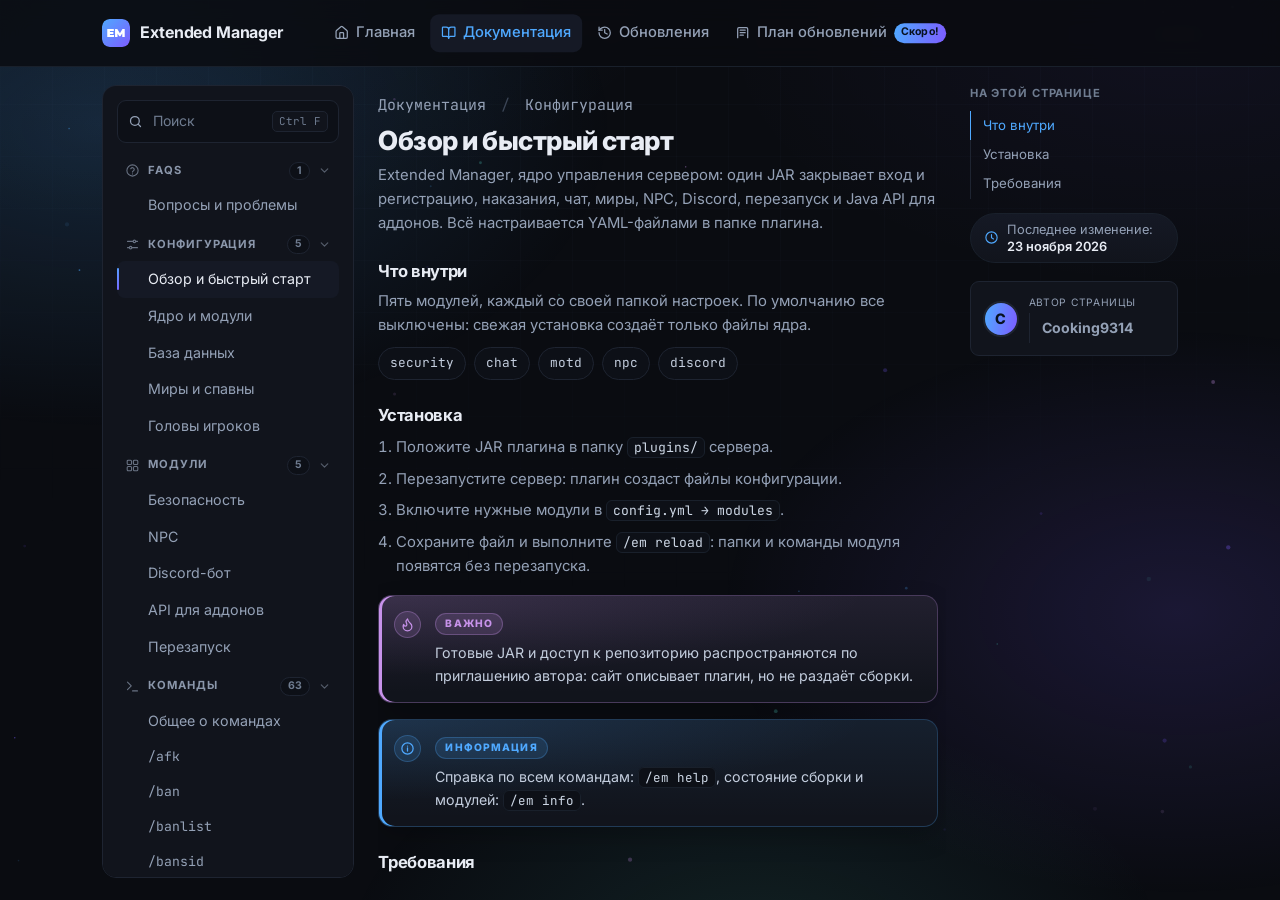
<file: docs.html>
<!DOCTYPE html>
<html lang="ru">
<head>
<meta charset="utf-8">
<meta name="viewport" content="width=device-width, initial-scale=1">
<title>Документация Extended Manager</title>
<meta name="description" content="Документация Extended Manager: ядро и модули, база данных, прокси и сеть, безопасность, чат, MOTD, NPC, Discord-бот, Java API для аддонов, перезапуск, справочник всех команд с правами и примерами, миры, оформление текста, интеграции и вопросы. Ключи YAML, значения по умолчанию и примеры.">
<meta name="theme-color" content="#0a0c11">
<meta property="og:title" content="Документация Extended Manager: ключи конфигурации по модулям">
<meta property="og:description" content="30 разделов: установка, ядро, база данных, прокси, безопасность, чат, MOTD, NPC, Discord, API для аддонов, перезапуск, справочник команд, миры, текст, интеграции и FAQ. Поиск, оглавление и примеры YAML.">
<meta property="og:type" content="website">
<link rel="icon" href="data:image/svg+xml,%3Csvg xmlns='http://www.w3.org/2000/svg' viewBox='0 0 32 32'%3E%3Cdefs%3E%3ClinearGradient id='g' x1='0' y1='0' x2='1' y2='1'%3E%3Cstop offset='0' stop-color='%234fa9ff'/%3E%3Cstop offset='1' stop-color='%237d5cff'/%3E%3C/linearGradient%3E%3C/defs%3E%3Crect width='32' height='32' rx='8' fill='url(%23g)'/%3E%3Cpath d='M13.69%2020.63L6%2020.63L6%2011.37L13.52%2011.37L13.52%2013.73L9.07%2013.73L9.07%2014.81L12.98%2014.81L12.98%2017.06L9.07%2017.06L9.07%2018.27L13.69%2018.27L13.69%2020.63M17.74%2020.63L14.9%2020.63L14.9%2011.37L17.46%2011.37L20.47%2016.3L23.41%2011.37L25.97%2011.37L26%2020.63L23.16%2020.63L23.13%2016.41L21.12%2019.79L19.75%2019.79L17.74%2016.56L17.74%2020.63' fill='%23fff'/%3E%3C/svg%3E">
<link rel="preconnect" href="https://fonts.googleapis.com">
<link rel="preconnect" href="https://fonts.gstatic.com" crossorigin>
<link rel="stylesheet" href="https://fonts.googleapis.com/css2?family=Inter:wght@400;500;600;700;800;900&family=JetBrains+Mono:wght@400;500;700&display=swap">
<link rel="stylesheet" href="index.css?v=24">
<script src="script.js?v=24" defer></script>
</head>
<body class="docs-page">

<div class="preloader" id="preloader" aria-hidden="true">
  <div class="preloader-inner">
    <span class="preloader-orbit">
    <svg class="preloader-mark" viewBox="0 0 32 32" aria-hidden="true">
      <defs>
        <linearGradient id="premark" x1="0" y1="0" x2="1" y2="1">
          <stop offset="0" stop-color="#4fa9ff"/>
          <stop offset="1" stop-color="#7d5cff"/>
        </linearGradient>
      </defs>
      <rect width="32" height="32" rx="8" fill="url(#premark)"/>
      <path d="M13.69 20.63L6 20.63L6 11.37L13.52 11.37L13.52 13.73L9.07 13.73L9.07 14.81L12.98 14.81L12.98 17.06L9.07 17.06L9.07 18.27L13.69 18.27L13.69 20.63M17.74 20.63L14.9 20.63L14.9 11.37L17.46 11.37L20.47 16.3L23.41 11.37L25.97 11.37L26 20.63L23.16 20.63L23.13 16.41L21.12 19.79L19.75 19.79L17.74 16.56L17.74 20.63" fill="#fff"/>
    </svg>
    </span>
    <span class="preloader-name">Extended Manager</span>
    <span class="preloader-version">v0.15.1</span>
    <span class="preloader-bar"><i id="preloader-bar-fill"></i></span>
    <span class="preloader-meta"><span class="preloader-tip" id="preloader-tip">ядро</span><span class="preloader-pct" id="preloader-pct">0%</span></span>
  </div>
</div>

<header class="site-header">
  <div class="container header-inner">
    <a class="brand" href="index.html" aria-label="Extended Manager, на главную">
      <svg class="brand-mark" viewBox="0 0 32 32" aria-hidden="true">
        <defs>
          <linearGradient id="mark" x1="0" y1="0" x2="1" y2="1">
            <stop offset="0" stop-color="#4fa9ff"/>
            <stop offset="1" stop-color="#7d5cff"/>
          </linearGradient>
        </defs>
        <rect width="32" height="32" rx="8" fill="url(#mark)"/>
        <path d="M13.69 20.63L6 20.63L6 11.37L13.52 11.37L13.52 13.73L9.07 13.73L9.07 14.81L12.98 14.81L12.98 17.06L9.07 17.06L9.07 18.27L13.69 18.27L13.69 20.63M17.74 20.63L14.9 20.63L14.9 11.37L17.46 11.37L20.47 16.3L23.41 11.37L25.97 11.37L26 20.63L23.16 20.63L23.13 16.41L21.12 19.79L19.75 19.79L17.74 16.56L17.74 20.63" fill="#fff"/>
      </svg>
      <span class="brand-name">Extended Manager</span>
    </a>
    <nav class="nav" id="site-nav" aria-label="Разделы сайта">
      <a href="index.html"><svg class="nav-icon" viewBox="0 0 24 24" aria-hidden="true"><path d="M15 21v-8a1 1 0 0 0-1-1h-4a1 1 0 0 0-1 1v8"/><path d="M3 10a2 2 0 0 1 .709-1.528l7-5.999a2 2 0 0 1 2.582 0l7 5.999A2 2 0 0 1 21 10v9a2 2 0 0 1-2 2H5a2 2 0 0 1-2-2z"/></svg>Главная</a>
      <a href="docs.html" class="is-active" aria-current="page"><svg class="nav-icon" viewBox="0 0 24 24" aria-hidden="true"><path d="M12 7v14"/><path d="M3 18a1 1 0 0 1-1-1V4a1 1 0 0 1 1-1h5a4 4 0 0 1 4 4 4 4 0 0 1 4-4h5a1 1 0 0 1 1 1v13a1 1 0 0 1-1 1h-6a3 3 0 0 0-3 3 3 3 0 0 0-3-3z"/></svg>Документация</a>
      <a href="updates.html"><svg class="nav-icon" viewBox="0 0 24 24" aria-hidden="true"><path d="M3 12a9 9 0 1 0 9-9 9.75 9.75 0 0 0-6.74 2.74L3 8"/><path d="M3 3v5h5"/><path d="M12 7v5l4 2"/></svg>Обновления</a>
      <a href="roadmap.html"><svg class="nav-icon" viewBox="0 0 24 24" aria-hidden="true"><path d="M4 20V6a2 2 0 0 1 2-2h12a2 2 0 0 1 2 2v14"/><path d="M8 8h8"/><path d="M8 12h8"/><path d="M8 16h5"/></svg>План обновлений<span class="nav-soon">Скоро!</span></a>
    </nav>
    <button class="nav-toggle" type="button" aria-expanded="false" aria-controls="site-nav" aria-label="Меню разделов">
      <span></span><span></span><span></span>
    </button>
  </div>
</header>

<main id="top">

  <section class="page-head">
    <div class="container">
      <p class="crumbs"><a href="index.html">Главная</a> <span>/</span> Документация</p>
      <h1>Документация <span class="accent">Extended Manager</span></h1>
      <p class="page-lead">Ключи конфигурации по файлам: значения по умолчанию, таблицы параметров и примеры YAML. Поиск по названиям разделов, справа оглавление открытой страницы.</p>
    </div>
  </section>

  <section class="section docs-section">
    <div class="container">
      <div class="docs-shell reveal">
        <aside class="docs-side">
          <label class="docs-search">
            <svg viewBox="0 0 24 24" aria-hidden="true"><circle cx="11" cy="11" r="7" fill="none" stroke="currentColor" stroke-width="2"/><path d="m20 20-3.8-3.8" stroke="currentColor" stroke-width="2" stroke-linecap="round"/></svg>
            <input id="docs-search" type="search" placeholder="Поиск" autocomplete="off">
            <kbd>Ctrl F</kbd>
          </label>
          <p class="docs-found" id="docs-found" hidden></p>
          <nav class="docs-nav" aria-label="Разделы документации">
            <p class="docs-group">FAQs</p>
            <button class="docs-link" type="button" data-doc="faq">Вопросы и проблемы</button>
            <p class="docs-group">Конфигурация</p>
            <button class="docs-link is-active" type="button" data-doc="start">Обзор и быстрый старт</button>
            <button class="docs-link" type="button" data-doc="core">Ядро и модули</button>
            <button class="docs-link" type="button" data-doc="database">База данных</button>
            <button class="docs-link" type="button" data-doc="worlds">Миры и спавны</button>
            <button class="docs-link" type="button" data-doc="heads">Головы игроков</button>
            <p class="docs-group">Модули</p>
            <button class="docs-link" type="button" data-doc="security">Безопасность</button>
            <button class="docs-link" type="button" data-doc="npc">NPC</button>
            <button class="docs-link" type="button" data-doc="discord">Discord-бот</button>
            <button class="docs-link" type="button" data-doc="api">API для аддонов</button>
            <button class="docs-link" type="button" data-doc="restart">Перезапуск</button>
            <p class="docs-group">Команды</p>
            <button class="docs-link" type="button" data-doc="cmd-rules">Общее о командах</button>
<p class="docs-group">Интеграции</p>
            <button class="docs-link" type="button" data-doc="proxy">Прокси и сеть</button>
            <button class="docs-link" type="button" data-doc="hooks">Сторонние плагины</button>
            <p class="docs-group">Сообщения</p>
            <button class="docs-link" type="button" data-doc="chat">Чат и рассылка</button>
            <button class="docs-link" type="button" data-doc="adminaction">Действия администрации</button>
            <button class="docs-link" type="button" data-doc="motd">MOTD и иконка</button>
            <button class="docs-link" type="button" data-doc="text">Оформление текста</button>
            <button class="docs-link" type="button" data-doc="placeholders">Плейсхолдеры</button>
          </nav>
          <p class="docs-empty" hidden>Ничего не найдено</p>
        </aside>

        <div class="docs-main">
          <article class="doc is-active" id="doc-start" data-group="Конфигурация">
            <p class="doc-crumbs">Документация <span>/</span> Конфигурация</p>
            <h2>Обзор и быстрый старт</h2>
            <p class="doc-lead">Extended Manager, ядро управления сервером: один JAR закрывает вход и регистрацию, наказания, чат, миры, NPC, Discord, перезапуск и Java API для аддонов. Всё настраивается YAML-файлами в папке плагина.</p>

            <h3 id="start-modules">Что внутри</h3>
            <p>Пять модулей, каждый со своей папкой настроек. По умолчанию все выключены: свежая установка создаёт только файлы ядра.</p>
            <ul class="chips">
              <li>security</li><li>chat</li><li>motd</li><li>npc</li><li>discord</li>
            </ul>

            <h3 id="start-install">Установка</h3>
            <ol class="steps">
              <li>Положите JAR плагина в папку <code>plugins/</code> сервера.</li>
              <li>Перезапустите сервер: плагин создаст файлы конфигурации.</li>
              <li>Включите нужные модули в <code>config.yml → modules</code>.</li>
              <li>Сохраните файл и выполните <code>/em reload</code>: папки и команды модуля появятся без перезапуска.</li>
            </ol>
            <div class="callout callout-important">
              <p>Готовые JAR и доступ к репозиторию распространяются по приглашению автора: сайт описывает плагин, но не раздаёт сборки.</p>
            </div>

            <div class="callout callout-info"><p>Справка по всем командам: <code>/em help</code>, состояние сборки и модулей: <code>/em info</code>.</p></div>
            <h3 id="start-req">Требования</h3>
            <table class="req">
              <tbody>
                <tr><th>Сервер</th><td>Bukkit, Spigot, Paper или Purpur 26.3; для 26.2 есть отдельная сборка того же 0.15.1</td></tr>
                <tr><th>Java</th><td>25 или новее на сервере</td></tr>
                <tr><th>Прокси</th><td>BungeeCord, Waterfall или Velocity с адаптером ExtendedManager</td></tr>
                <tr><th>База</th><td>SQLite без настройки; MySQL, MariaDB или PostgreSQL: для сети серверов</td></tr>
              </tbody>
            </table>
            <div class="code-block"><button class="copy-btn" type="button">Копировать</button><pre><code>modules:
  security: true
  chat: true
  motd: true
  npc: false
  discord: false</code></pre></div>
          </article>

          <article class="doc" id="doc-core" data-group="Конфигурация">
            <p class="doc-crumbs">Документация <span>/</span> Конфигурация</p>
            <h2>Ядро и модули</h2>
            <p class="doc-lead">Файл <code>config.yml</code> главный: модули, префикс, интеграции, рассылка, AFK, привилегии, геолокация, прокси, сеть и база данных.</p>

            <h3 id="core-modules">Модули</h3>
            <p>Ключ <code>modules</code> решает, какие папки и файлы создаются и какие команды работают. Выключенный модуль отвечает сообщением <code>module-disabled</code>, его файлы не читаются и не удаляются.</p>
            <div class="code-block"><button class="copy-btn" type="button">Копировать</button><pre><code>modules:
  security: false
  chat: false
  motd: false
  npc: false
  discord: false</code></pre></div>
            <div class="callout callout-note"><p>С 0.15.0 <code>utils</code> больше не модуль: планировщик перезапуска и <code>/em restart</code> работают всегда, а ключ <code>modules.utils</code> автообновление убирает из файла. С 0.15.1 модуля <code>api</code> тоже нет: HTTP API и его ключ удалены, а Java API для аддонов работает независимо от <code>modules</code>. Модулей пять.</p></div>

            <h3 id="core-keys">Основные секции</h3>
            <table class="req req-wide">
              <tbody>
                <tr><th><code>prefix</code></th><td>Префикс сообщений ядра в MiniMessage; пустая строка отключает префикс</td></tr>
                <tr><th><code>hooks</code></th><td>Интеграции: PlaceholderAPI, LuckPerms, Simple Voice Chat, Plasmo Voice, BlueMap, SkinsRestorer, TAB, WorldGuard</td></tr>
                <tr><th><code>bluemap</code></th><td>Суффиксы статусов в подписи игрока на карте BlueMap: <code>suffix-afk</code> и <code>suffix-vanish</code></td></tr>
                <tr><th><code>broadcast</code></th><td>Свой формат серверной рассылки <code>/say</code> и имя автора для консоли</td></tr>
                <tr><th><code>afk</code></th><td>Простой игроков: секунды, сообщения, значок для TAB и «бонусы»</td></tr>
                <tr><th><code>ranks</code></th><td><code>/setrank</code> и <code>/givedonate</code>: режим LuckPerms и оформление покупки</td></tr>
                <tr><th><code>update</code></th><td>Проверка обновлений: GitHub или свой URL, интервал и уведомление операторов</td></tr>
                <tr><th><code>geo</code></th><td><code>/geolocate</code>: сервис, язык, кэш и таймаут запроса</td></tr>
              </tbody>
            </table>
            <div class="callout callout-info">
              <p><code>/em reload</code> перечитывает конфиги и применяет набор модулей сразу. Служебный <code>config-version</code> обновляется сам: новые ключи добавляются, ваши значения сохраняются.</p>
            </div>
          </article>

          <article class="doc" id="doc-database" data-group="Конфигурация">
            <p class="doc-crumbs">Документация <span>/</span> Конфигурация</p>
            <h2>База данных</h2>
            <p class="doc-lead">Секция <code>database</code> файла <code>config.yml</code>. По умолчанию SQLite: файл в папке плагина, ничего настраивать не нужно.</p>

            <h3 id="db-types">Типы баз</h3>
            <table class="req req-wide">
              <tbody>
                <tr><th><code>sqlite</code></th><td>Файл <code>data.db</code> в папке плагина; драйвер поставляет Paper</td></tr>
                <tr><th><code>mysql</code></th><td>Внешний сервер: host, port, database, username, password, use-ssl</td></tr>
                <tr><th><code>mariadb</code></th><td>Работает по протоколу MySQL; без своей секции берёт значения <code>mysql.*</code></td></tr>
                <tr><th><code>postgresql</code></th><td>Драйвер внутри JAR плагина; имена таблиц сворачиваются в нижний регистр</td></tr>
              </tbody>
            </table>

            <h3 id="db-example">Пример: MySQL для сети</h3>
            <div class="code-block"><button class="copy-btn" type="button">Копировать</button><pre><code>database:
  type: mysql
  table-prefix: em_
  mysql:
    host: 127.0.0.1
    port: 3306
    database: extendedmanager
    username: root
    password: ""
    use-ssl: false</code></pre></div>
            <h3 id="db-tables">Таблицы</h3>
            <p>Плагин сам ведёт схему: при старте и после <code>/em reload</code> он сравнивает номер схемы в таблице <code>&lt;префикс&gt;meta</code> со своим и добирает недостающие таблицы и колонки. В 0.15.1 номер схемы 15, она убирает запись <code>api_key</code>.</p>
            <table class="req req-wide">
              <tbody>
                <tr><th><code>accounts</code></th><td>аккаунты игроков: пароль Argon2id, SID мультиаккаунта, IP, дата последнего входа</td></tr>
                <tr><th><code>bans</code></th><td>баны по нику и по SID, срок, причина, автор</td></tr>
                <tr><th><code>mutes</code></th><td>мьюты и гаги голосового чата со сроками</td></tr>
                <tr><th><code>warnings</code></th><td>предупреждения, по ним срабатывает автоматическое наказание</td></tr>
                <tr><th><code>discord_links</code></th><td>привязки игрового аккаунта к Discord</td></tr>
                <tr><th><code>auth_sessions</code></th><td>сессии входа: в общей базе их видят все серверы сети</td></tr>
                <tr><th><code>inventories</code></th><td>снимки инвентаря для <code>/invsee</code> и <code>/trade</code></td></tr>
                <tr><th><code>playtime</code></th><td>наигранное время по суткам, из него собран <code>/toponline</code> (0.15.0)</td></tr>
                <tr><th><code>meta</code></th><td>номер схемы; до 0.15.1 здесь же лежал ключ HTTP API, схема 15 удалила эту запись</td></tr>
              </tbody>
            </table>
            <div class="callout callout-note"><p>Без базы таблица <code>playtime</code> не заводится: <code>/toponline</code> считает только нынешний онлайн и пишет в журнал предупреждение <code>toponline.memory</code>.</p></div>
            <div class="callout callout-note">
              <p>База и пользователь должны существовать заранее: плагин создаёт только свои таблицы с префиксом <code>em_</code>. Общая база нужна для кросс-серверных сессий (<code>network.shared-database</code>).</p>
            </div>
            <div class="callout callout-warn"><p>Перед импортом дампа плагин создаёт резервную копию текущей базы в папке <code>database/</code>; при ошибке импорт останавливается.</p></div>
          </article>

          <article class="doc" id="doc-proxy" data-group="Интеграции">
            <p class="doc-crumbs">Документация <span>/</span> Интеграции</p>
            <h2>Прокси и сеть</h2>
            <p class="doc-lead">Секции <code>proxy</code> и <code>network</code>: кто стоит перед сервером и как серверы рассказывают друг другу, кто авторизован.</p>

            <h3 id="proxy-type">Тип прокси</h3>
            <p><code>none</code>: одиночный сервер; <code>bungeecord</code>: BungeeCord и Waterfall; <code>velocity</code>: Velocity, которому нужен адаптер ExtendedManager из папки <code>velocity</code> сборки.</p>
            <div class="code-block"><button class="copy-btn" type="button">Копировать</button><pre><code>proxy:
  type: velocity
  channel: ""
  check-server-config: true</code></pre></div>

            <h3 id="proxy-network">Присутствие и сессии</h3>
            <table class="req req-wide">
              <tbody>
                <tr><th><code>server-id</code></th><td>Уникальный id сервера в сети; пусто берёт имя из server.properties</td></tr>
                <tr><th><code>heartbeat-seconds</code></th><td>Как часто рассылается присутствие игроков (0 выключает)</td></tr>
                <tr><th><code>forwarding</code></th><td>Рассылать присутствие через канал прокси</td></tr>
                <tr><th><code>shared-database</code></th><td>Продлевать сессии в общей базе <code>auth_sessions</code></td></tr>
              </tbody>
            </table>
            <div class="callout callout-warn">
              <p>При <code>bungeecord</code> и <code>velocity</code> плагин сверяет <code>spigot.yml</code>: без включённой поддержки прокси сервер видит адрес машины-прокси вместо адресов игроков, и вход по IP ошибается.</p>
            </div>
          </article>

          <article class="doc" id="doc-security" data-group="Модули">
            <p class="doc-crumbs">Документация <span>/</span> Модули</p>
            <h2>Безопасность</h2>
            <p class="doc-lead">Модуль <code>security</code>: регистрация и вход, таймер, сессии, капча и лимбо. Файл: <code>security/security_config.yml</code>.</p>

            <h3 id="sec-auth">Вход и пароли</h3>
            <p>Пока игрок не вошёл, он не двигается, не пишет в чат и не использует команды. Пароли хранятся только как Argon2id-хеши.</p>
            <div class="code-block"><button class="copy-btn" type="button">Копировать</button><pre><code>auth:
  enabled: true
  enable-min-length: true
  min-length: 6
  enable-max-length: true
  max-length: 32
  max-attempts: 3</code></pre></div>

            <div class="callout callout-important"><p>Лимбо, капча и таймер входа работают только при включённом модуле <code>security</code>.</p></div>
            <h3 id="sec-limbo">Лимбо и капча</h3>
            <p>Неавторизованный игрок ждёт в тёмном пустом мире <code>em_limbo</code>, а после <code>/register</code> вводит код с карты, как в LimboAuth. После входа возвращается в свой мир и режим игры.</p>
            <div class="code-block"><button class="copy-btn" type="button">Копировать</button><pre><code>captcha:
  enabled: true
  mode: map
  length: 5
  attempts: 3
  expire-seconds: 120
limbo:
  enabled: true
  world: em_limbo</code></pre></div>

            <h3 id="sec-sessions">Сессии и таймер</h3>
            <table class="req req-wide">
              <tbody>
                <tr><th><code>sessions.duration-minutes</code></th><td>Сколько минут вход с того же IP идёт без <code>/login</code> (0 выключает)</td></tr>
                <tr><th><code>sessions.cross-server</code></th><td>Сессия открывает вход на все серверы сети через канал прокси или общую базу</td></tr>
                <tr><th><code>timer.seconds</code></th><td>Секунд на регистрацию или вход, дальше кик (0 отключает таймер)</td></tr>
                <tr><th><code>timer.type</code></th><td>Где показывать отсчёт: <code>bossbar</code> или <code>actionbar</code></td></tr>
              </tbody>
            </table>
            <div class="callout callout-note">
              <p>Старые хеши PBKDF2 продолжают работать: при удачном входе пароль молча перезаписывается на Argon2id, сброса паролей не происходит.</p>
            </div>
          </article>

          <article class="doc" id="doc-chat" data-group="Сообщения">
            <p class="doc-crumbs">Документация <span>/</span> Сообщения</p>
            <h2>Чат и рассылка</h2>
            <p class="doc-lead">Модуль <code>chat</code>: форматы чатов, анти-спам, рассылка по расписанию и админ-чат. Файлы: <code>chat/chat_config.yml</code>, <code>chat/broadcast.yml</code>, <code>chat/adminchat_config.yml</code>.</p>

            <h3 id="chat-format">Форматы</h3>
            <p>Локальный и глобальный чат со своими форматами и радиусом; разметка MiniMessage и старые коды <code>&amp;</code>.</p>
            <div class="code-block"><button class="copy-btn" type="button">Копировать</button><pre><code>enabled: true
allow-player-formatting: auto
format: "&lt;gray&gt;%em_displayname%&lt;/gray&gt; &lt;dark_gray&gt;»&lt;/dark_gray&gt; &lt;white&gt;%em_message%&lt;/white&gt;"</code></pre></div>

            <div class="callout callout-note"><p>Рассылка живёт только в <code>chat/broadcast.yml</code>: команда <code>/broadcasts</code> удалена в 0.15.0, включение и расписание правятся этим файлом и применяются <code>/em reload</code>.</p></div>
            <h3 id="chat-spam">Анти-спам</h3>
            <p>Секции <code>anti-spam</code>, <code>anti-caps</code> и <code>links</code>: пауза между сообщениями, доля капса и поведение ссылок в чате настраиваются отдельно.</p>

            <h3 id="chat-broadcast">Рассылка</h3>
            <p>Общие ключи рассылки и список видов; у каждого вида свои <code>header</code>, <code>footer</code>, <code>sound</code>, <code>volume</code> и <code>pitch</code>: вид без них выходит без рамок и звука.</p>
            <div class="code-block"><button class="copy-btn" type="button">Копировать</button><pre><code>enabled: true
interval: 300
order: sequence
jitter: 0
min-players: 1
console: true</code></pre></div>

            <h3 id="chat-mentions">Упоминания</h3>
            <p>С 0.15.0 <code>@ник</code> в сообщении зовёт игрока: в чате его имя подчёркивается, а сам он слышит звук. Обращение засчитывается, только если слово после <code>@</code> целиком совпало с ником игрока в сети, поэтому почта вида <code>ivan@mail.ru</code>, одиночное <code>@</code> и несуществующий ник никого не тревожат. Себя позвать нельзя.</p>
            <div class="code-block"><button class="copy-btn" type="button">Копировать</button><pre><code>mentions:
  enabled: true
  format: "&lt;white&gt;&lt;underlined&gt;%em_mention%&lt;/underlined&gt;&lt;/white&gt;"
  sound: "block.note_block.pling"
  volume: 1.0
  pitch: 1.5</code></pre></div>
            <dl class="doc-keys">
              <dt><code>enabled</code></dt><dd>Включает разбор упоминаний. <code>false</code> оставляет текст как есть: ни подчёркивания, ни звука.</dd>
              <dt><code>format</code></dt><dd>Как выглядит обращение: <code>%em_mention%</code> это «@ник» так, как его написали.</dd>
              <dt><code>sound</code></dt><dd>Звук для упомянутого игрока, <code>none</code> означает молчать.</dd>
              <dt><code>volume</code> и <code>pitch</code></dt><dd>Громкость от 0 до 1 и тон от 0.5 до 2 этого звука.</dd>
            </dl>
            <div class="callout callout-info"><p>Звук доходит только до тех, кто увидел сообщение: в локальном чате обращение до дальних игроков не долетает. Работает и в обычном, и в админ чате.</p></div>

            <h3 id="chat-admin">Админ-чат</h3>
            <p>С 0.15.0 канал начинается с <code>#</code> (раньше был <code>@</code>, его отдали упоминаниям): сообщение с этим префиксом уходит держателям права просмотра админ-чата. Консоль тоже пишет туда: <code>/say #текст</code>, автором строки становится <code>broadcast.console-name</code>. Автообновление меняет <code>prefix</code> на <code>#</code>, только если владелец его не правил.</p>
          </article>

          <article class="doc" id="doc-adminaction" data-group="Сообщения">
            <p class="doc-crumbs">Документация <span>/</span> Сообщения</p>
            <h2>Действия администрации</h2>
            <p class="doc-lead">AdminAction, публикация административных команд в чат: кто, над кем, что сделал и на какой срок. Файл <code>admin_action.yml</code> лежит в корне папки плагина и относится к ядру: он создаётся даже при выключенных модулях и настраивает только тексты, а не сами команды.</p>

            <h3 id="adminaction-how">Как строится сообщение</h3>
            <ol class="steps">
              <li>Команда передаёт плагину ключ действия и пары плейсхолдеров: <code>publish(админ, цель, ключ, пары)</code>.</li>
              <li>Цель в сети получает текст из секции <code>target</code> с тем же ключом, если он там есть.</li>
              <li>Если администратор применил действие к самому себе и существует ключ <code>&lt;ключ&gt;-self</code>, берётся он.</li>
              <li>Значения подставляются в шаблон из <code>messages</code> и окрашиваются: цвет задаёт код плагина, а не файл.</li>
              <li>Строка уходит игрокам, всем или только с правом просмотра, а при <code>console: true</code> ещё и в консоль.</li>
            </ol>
            <div class="callout callout-info"><p>Действие без строки в <code>messages</code> в чат не выходит: в журнал попадёт только отладочная запись про отсутствующий шаблон. Так же ведёт себя <code>enabled: false</code>, но тексты цели из <code>target</code> продолжают приходить.</p></div>

            <h3 id="adminaction-settings">Настройки файла</h3>
            <p class="doc-file"><code class="doc-file-name">admin_action.yml</code><span class="doc-file-path">корневые ключи</span></p>
            <div class="code-block"><button class="copy-btn" type="button">Копировать</button><pre><code>config-version: 6

enabled: true
staff-only: true
console: true

prefix-enabled: false
prefix: "&lt;gradient:#4fa9ff:#7d5cff&gt;Admin&lt;/gradient&gt; &lt;dark_gray&gt;»&lt;/dark_gray&gt; "
console-name: "Консоль"
default-reason: "не указана"
duration-forever: "навсегда"</code></pre></div>
            <dl class="doc-keys">
              <dt><code>enabled</code></dt><dd>Публиковать ли действия администрации в чат. <code>false</code> выключает рассылку сотрудником и консоли, тексты цели это не затрагивает.</dd>
              <dt><code>staff-only</code></dt><dd><code>true</code> оставляет строки только игрокам с правом <code>extendedmanager.adminaction.see</code>, <code>false</code> показывает действия администрации всему серверу.</dd>
              <dt><code>console</code></dt><dd>Дублировать ли каждую строку в консоль сервера.</dd>
              <dt><code>prefix-enabled</code></dt><dd>Ставить ли префикс перед сообщениями. По умолчанию выключен: действие и так начинается с имени администратора.</dd>
              <dt><code>prefix</code></dt><dd>Сам префикс, MiniMessage или старые коды <code>&amp;</code>. Работает и для текстов из <code>target</code>.</dd>
              <dt><code>console-name</code></dt><dd>Имя для <code>%em_admin_name%</code>, когда действие выполняет консоль: команда с консоли или вызов аддона через Java API.</dd>
              <dt><code>default-reason</code></dt><dd>Чем заменять <code>%em_reason%</code>, когда причину не указали.</dd>
              <dt><code>duration-forever</code></dt><dd>Что подставлять в <code>%em_duration%</code> у бессрочных наказаний и привилегий.</dd>
            </dl>

            <h3 id="adminaction-placeholders">Плейсхолдеры и цвета</h3>
            <p>В шаблонах принимаются обе формы записи: <code>%em_имя%</code> и <code>{имя}</code>. Цвет значений назначает плагин, в файле его писать не нужно.</p>
            <table class="req req-wide">
              <tbody>
                <tr><th><code>%em_admin_name%</code></th><td>Кто выполнил действие; для консоли и API это <code>console-name</code>. Ярко-синий</td></tr>
                <tr><th><code>%em_player_name%</code></th><td>Ник цели действия; если цели в сети нет, подставляется её ник из запроса или SID. Ярко-красный</td></tr>
                <tr><th><code>%em_target_name%</code></th><td>Вторая цель: к кому перенесли игрока в <code>/tpsend</code>. Ярко-красный</td></tr>
                <tr><th><code>%em_oneself%</code></th><td>Слово «себе» для шаблонов <code>&lt;ключ&gt;-self</code>. Ярко-красный</td></tr>
                <tr><th><code>%em_count%</code></th><td>Число: сколько очков голода или здоровья восстановлено, какой номер у предупреждения, сколько игроков выгнано. Лаймовый</td></tr>
                <tr><th><code>%em_duration%</code></th><td>Срок: <code>duration-forever</code> у бессрочных наказаний. Лаймовый</td></tr>
                <tr><th><code>%em_reason%</code></th><td>Причина; пустая заменяется <code>default-reason</code>. Лаймовый</td></tr>
                <tr><th><code>%em_group%</code></th><td>Имя группы LuckPerms в <code>/setrank</code> и <code>/givedonate</code>. Лаймовый</td></tr>
                <tr><th><code>%em_rank%</code></th><td>Как привилегия видна игрокам: префикс группы, а без префикса её имя. Лаймовый</td></tr>
                <tr><th><code>%em_sid%</code></th><td>SID цели из базы аккаунтов; цвета нет, в файле значение обёрнуто в <code>&lt;white&gt;</code></td></tr>
                <tr><th><code>%em_gamemode%</code></th><td>Название режима игры: выживание, творческий, хардкор, наблюдение</td></tr>
                <tr><th><code>%em_world%</code></th><td>Мир, например в <code>/setspawn</code></td></tr>
                <tr><th><code>%em_server%</code></th><td>Имя сервера сети для <code>/hub</code></td></tr>
              </tbody>
            </table>
            <div class="callout callout-note"><p><code>%em_sid%</code> подставляется сам: если шаблон его требует, а команда его не передала, плагин берёт SID цели из базы аккаунтов. Без включённого модуля аккаунтов значение выходит пустым, поэтому на чистом ядре шаблоны с <code>%em_sid%</code> лучше не использовать.</p></div>

            <h3 id="adminaction-messages">Команды, ключи и плейсхолдеры</h3>
            <p>Ниже полный набор ключей, которые плагин передаёт сам. Правится только текст шаблона: ключи переименовывать нельзя, иначе действие перестанет публиковаться.</p>
            <p class="doc-file"><code class="doc-file-name">admin_action.yml</code><span class="doc-file-path">messages</span></p>
            <p><strong>Телепортация и миры</strong></p>
            <table class="req">
              <tbody>
                <tr><th><code>/tp</code></th><td><code>tp-to</code>: <code>%em_player_name%</code>, администратор пришёл к игроку</td></tr>
                <tr><th><code>/tphere</code></th><td><code>tp-here</code>: <code>%em_player_name%</code></td></tr>
                <tr><th><code>/tpsend</code></th><td><code>tpsend</code>: <code>%em_player_name%</code>, <code>%em_target_name%</code></td></tr>
                <tr><th><code>/hub</code></th><td><code>hub</code>: <code>%em_player_name%</code>, <code>%em_server%</code></td></tr>
                <tr><th><code>/setspawn</code></th><td><code>set-spawn</code>: <code>%em_world%</code>, цели у действия нет</td></tr>
                <tr><th><code>/respawn</code></th><td><code>respawn</code>: <code>%em_player_name%</code>, варианта <code>-self</code> в файле нет</td></tr>
                <tr><th><code>/spawn</code></th><td>Действие не публикуется: обычный возврат игрока на спавн</td></tr>
              </tbody>
            </table>
            <p><strong>Состояние игрока</strong></p>
            <table class="req">
              <tbody>
                <tr><th><code>/feed</code></th><td><code>feed</code> и <code>feed-self</code>: <code>%em_player_name%</code>, <code>%em_count%</code></td></tr>
                <tr><th><code>/heal</code></th><td><code>heal</code> и <code>heal-self</code>: <code>%em_player_name%</code>, <code>%em_count%</code></td></tr>
                <tr><th><code>/god</code></th><td><code>god-on</code> и <code>god-off</code>, оба с <code>-self</code>: <code>%em_player_name%</code></td></tr>
                <tr><th><code>/fly</code></th><td><code>fly-on</code> и <code>fly-off</code>, оба с <code>-self</code>: <code>%em_player_name%</code></td></tr>
                <tr><th><code>/gamemode</code></th><td><code>gamemode</code> и <code>gamemode-self</code>: <code>%em_player_name%</code>, <code>%em_gamemode%</code></td></tr>
                <tr><th><code>/speed</code></th><td><code>speed</code> и <code>speed-self</code>: <code>%em_player_name%</code>, <code>%em_count%</code></td></tr>
                <tr><th><code>/hp</code></th><td><code>set-health</code> и <code>set-health-self</code>: <code>%em_player_name%</code>, <code>%em_count%</code></td></tr>
                <tr><th><code>/damage</code></th><td><code>damage</code> и <code>damage-self</code>: <code>%em_player_name%</code>, <code>%em_count%</code></td></tr>
                <tr><th><code>/kill</code></th><td><code>kill</code> и <code>kill-self</code>: <code>%em_player_name%</code></td></tr>
                <tr><th><code>/ignite</code></th><td><code>ignite</code> и <code>ignite-self</code>: <code>%em_player_name%</code>, <code>%em_duration%</code></td></tr>
                <tr><th><code>/unignite</code></th><td><code>unignite</code> и <code>unignite-self</code>: <code>%em_player_name%</code></td></tr>
              </tbody>
            </table>
            <p><strong>Наказания</strong></p>
            <table class="req">
              <tbody>
                <tr><th><code>/ban</code> и <code>/bansid</code></th><td><code>ban</code> или <code>ban-sid</code>: <code>%em_player_name%</code>, <code>%em_sid%</code>, <code>%em_duration%</code>, <code>%em_reason%</code></td></tr>
                <tr><th><code>/unban</code></th><td><code>unban</code> или <code>unban-sid</code>: <code>%em_player_name%</code>, <code>%em_sid%</code></td></tr>
                <tr><th><code>/kick</code></th><td><code>kick</code>: <code>%em_player_name%</code>, <code>%em_sid%</code>, <code>%em_reason%</code></td></tr>
                <tr><th><code>/kickall</code></th><td><code>kickall</code>: <code>%em_count%</code>, <code>%em_reason%</code></td></tr>
                <tr><th><code>/mute</code> и <code>/unmute</code></th><td><code>mute</code>, <code>mute-sid</code>, <code>unmute</code>, <code>unmute-sid</code>: <code>%em_player_name%</code>, <code>%em_sid%</code>, у мьюта ещё <code>%em_duration%</code> и <code>%em_reason%</code></td></tr>
                <tr><th><code>/gag</code> и <code>/ungag</code></th><td><code>gag</code>, <code>gag-sid</code>, <code>ungag</code>, <code>ungag-sid</code>: набор тот же, что у текстовых мьютов</td></tr>
                <tr><th><code>/warn</code> и <code>/unwarn</code></th><td><code>warn</code>, <code>warn-sid</code>, <code>unwarn</code>, <code>unwarn-sid</code>: <code>%em_player_name%</code>, <code>%em_sid%</code>, <code>%em_count%</code>, <code>%em_reason%</code></td></tr>
              </tbody>
            </table>
            <div class="callout callout-info"><p>Вариант с суффиксом <code>-sid</code> плагин выбирает сам, когда у цели в базе нет ника и она найдена по SID. У <code>/bansid</code> и автобана по адресу действует ещё и подпись: строку публикует автор из секции <code>ban</code> файла <code>SID_config.yml</code>, а не ник администратора.</p></div>
            <p><strong>Чат, невидимость и whitelist</strong></p>
            <table class="req">
              <tbody>
                <tr><th><code>/cloak</code> и <code>/uncloak</code></th><td><code>cloak</code>, <code>uncloak</code> и их <code>-self</code>: <code>%em_player_name%</code></td></tr>
                <tr><th><code>/freeze</code> и <code>/unfreeze</code></th><td><code>freeze</code>, <code>unfreeze</code> и их <code>-self</code>: <code>%em_player_name%</code></td></tr>
                <tr><th><code>/clearchat</code></th><td><code>clearchat</code>: <code>%em_reason%</code>; строка «чат очищен» каждому игроку живёт отдельно в <code>main_messages.yml</code></td></tr>
                <tr><th><code>/whitelist on</code> и <code>off</code></th><td><code>whitelist-on</code> и <code>whitelist-off</code>: плейсхолдеров нет</td></tr>
                <tr><th><code>/whitelist add</code> и <code>remove</code></th><td><code>whitelist-add</code> и <code>whitelist-remove</code>: <code>%em_player_name%</code>, это запрос, игрок может быть не в сети</td></tr>
                <tr><th><code>/whitelist kick</code></th><td><code>whitelist-kick</code>: <code>%em_count%</code></td></tr>
              </tbody>
            </table>
            <p><strong>Привилегии</strong></p>
            <table class="req">
              <tbody>
                <tr><th><code>/setrank</code></th><td><code>setrank</code>: <code>%em_player_name%</code>, <code>%em_group%</code>, <code>%em_rank%</code>, <code>%em_duration%</code></td></tr>
                <tr><th><code>/givedonate</code></th><td><code>givedonate</code>: набор тот же, шаблон оформлен как публичное сообщение о покупке</td></tr>
              </tbody>
            </table>
            <div class="callout callout-warn"><p><code>/givedonate</code> публикуется как обычное действие администрации, то есть подчиняется <code>staff-only</code>. Если покупку нужно показывать всем игрокам, ставьте <code>staff-only: false</code> или выдавайте сообщение своим плагином доната.</p></div>

            <h3 id="adminaction-self">Действие над собой</h3>
            <p>Плагин сравнивает автора команды и цель. Совпали, и в файле есть ключ с суффиксом <code>-self</code>, берётся он; нет, публикуется обычный шаблон. Действие консоли над собой не встречается, вариант <code>-self</code> ищется только для игрока.</p>
            <div class="code-block"><button class="copy-btn" type="button">Копировать</button><pre><code>heal: "%em_admin_name% восстановил здоровье %em_player_name% на %em_count%"
heal-self: "%em_admin_name% восстановил здоровье %em_oneself% на %em_count%"</code></pre></div>
            <p>Ключи с вариантом <code>-self</code>: feed, heal, god-on, god-off, fly-on, fly-off, gamemode, speed, freeze, unfreeze, ignite, unignite, cloak, uncloak, set-health, damage, kill. В <code>gamemode-self</code>, <code>speed-self</code> и <code>kill-self</code> текст построен вокруг автора, поэтому <code>%em_player_name%</code> в них не участвует.</p>

            <h3 id="adminaction-target">Тексты для цели: секция target</h3>
            <p>С 0.12.7 эти строки живут в <code>admin_action.yml</code>, раньше они были в <code>main_messages.yml</code>. Ключ совпадает с ключом действия, а получает их тот, над кем действие совершили.</p>
            <p class="doc-file"><code class="doc-file-name">admin_action.yml</code><span class="doc-file-path">target</span></p>
            <table class="req">
              <tbody>
                <tr><th><code>ignite</code></th><td>Игрока подожгли: <code>%em_admin_name%</code> и <code>%em_duration%</code>, огонь не гаснет сам</td></tr>
                <tr><th><code>unignite</code></th><td>Его потушили: <code>%em_admin_name%</code></td></tr>
                <tr><th><code>cloak</code></th><td>Его сделали невидимым: <code>%em_admin_name%</code></td></tr>
                <tr><th><code>uncloak</code></th><td>Ему вернули видимость: <code>%em_admin_name%</code></td></tr>
                <tr><th><code>set-health</code></th><td>Ему установили здоровье: <code>%em_admin_name%</code> и <code>%em_count%</code></td></tr>
                <tr><th><code>tpsend</code></th><td>Его перенесли к другому игроку: <code>%em_target_name%</code></td></tr>
              </tbody>
            </table>
            <div class="callout callout-important"><p>Сообщение из <code>target</code> доходит всегда: и при <code>enabled: false</code>, и когда администратор в vanish. Игрок должен знать, что с ним сделали, даже если сотрудники об этом не узнают.</p></div>
            <p>Нет строки в <code>target</code>, цель о действии отдельно не узнаёт: остаётся только общий чат. Префикс из <code>prefix</code> ставится и перед этими текстами, если <code>prefix-enabled: true</code>. Действия консоли и аддона цели в сети не имеют, поэтому <code>target</code> они не пишут.</p>

            <h3 id="adminaction-see">Кто видит сообщения</h3>
            <div class="doc-perms">
              <div class="doc-perm"><code>extendedmanager.adminaction.see</code><span class="perm-scope is-op">по умолчанию у операторов</span><p class="perm-desc">Видеть действия администрации в чате при <code>staff-only: true</code>. Входит в <code>extendedmanager.*</code>.</p></div>
            </div>
            <ul>
              <li><code>staff-only: true</code> оставляет строки держателям права, остальной сервер их не видит.</li>
              <li><code>staff-only: false</code> показывает действия администрации всем игрокам на сервере.</li>
              <li><code>console: true</code> добавляет к рассылке дубль в консоль.</li>
              <li>Администратор в vanish: его действия в чат не публикуются, чтобы не выдать того, кого сервер не показывает.</li>
              <li>Строка уходит как обычное сообщение чата, в канал админ-чата она не попадает.</li>
            </ul>

            <h3 id="adminaction-file">Файл, автообновление и перезагрузка</h3>
            <table class="req req-wide">
              <tbody>
                <tr><th>Расположение</th><td><code>plugins/ExtendedManager/admin_action.yml</code>, файл ядра: создаётся без включённых модулей</td></tr>
                <tr><th>Служебная версия</th><td><code>config-version: 6</code>; автообновление добавляет новые ключи и сохраняет ваши значения</td></tr>
                <tr><th>Прежнее имя</th><td>до 0.7.1.1 файл назывался <code>adminaction_config.yml</code>, плагин переносит его сам</td></tr>
                <tr><th>Перезагрузка</th><td>правки применяет <code>/em reload</code>; отдельной подкоманды у AdminAction нет</td></tr>
                <tr><th>Отладка</th><td>при <code>debug: true</code> в журнал пишутся ключи без шаблона и действия, скрытые vanish</td></tr>
              </tbody>
            </table>
            <div class="callout callout-note"><p>С 0.10.6 публикация настраивается только шаблонами этого файла: секция <code>spawn</code> в <code>config.yml</code> ушла, а тексты цели переехали в <code>target</code> в 0.12.7. Ретрансляцию действий в Discord удалили ещё в 0.8.0, отдельный канал для AdminAction не нужен.</p></div>
          </article>

          <article class="doc" id="doc-motd" data-group="Сообщения">
            <p class="doc-crumbs">Документация <span>/</span> Сообщения</p>
            <h2>MOTD и иконка</h2>
            <p class="doc-lead">Модуль <code>motd</code>: своё описание в списке серверов и иконка. Файл: <code>motd/motd_config.yml</code>.</p>

            <h3 id="motd-lines">Строки</h3>
            <p>Две строки в MiniMessage с плейсхолдерами онлайна, TPS и версии.</p>
            <div class="code-block"><button class="copy-btn" type="button">Копировать</button><pre><code>enabled: true
lines:
  - "&lt;gradient:#4fa9ff:#7d5cff&gt;&lt;bold&gt;ExtendedManager&lt;/bold&gt;&lt;/gradient&gt; &lt;gray&gt;· ядро вашего сервера&lt;/gray&gt;"
  - "&lt;gray&gt;Онлайн: &lt;white&gt;%em_online%&lt;/white&gt;/&lt;white&gt;%em_max%&lt;/white&gt; &lt;dark_gray&gt;•&lt;/dark_gray&gt; TPS: %em_tps% &lt;dark_gray&gt;•&lt;/dark_gray&gt; &lt;white&gt;%em_version%&lt;/white&gt;&lt;/gray&gt;"</code></pre></div>

            <h3 id="motd-icon">Иконка</h3>
            <p>PNG 64×64; путь указывается относительно папки <code>motd</code>. Иконка работает и при <code>enabled: false</code>: её можно показывать без своего текста.</p>
            <div class="code-block"><button class="copy-btn" type="button">Копировать</button><pre><code>icon:
  enabled: true
  file: "server_icon.png"</code></pre></div>
            <div class="callout callout-note">
              <p>На прокси Velocity своё описание и иконку отдаёт адаптер: секция <code>motd</code> его <code>config.yml</code> повторяет эти ключи, а плейсхолдеры там: <code>{online}</code>, <code>{max}</code>, <code>{servers}</code>.</p>
            </div>
          </article>

          <article class="doc" id="doc-npc" data-group="Модули">
            <p class="doc-crumbs">Документация <span>/</span> Модули</p>
            <h2>NPC</h2>
            <p class="doc-lead">Модуль <code>npc</code>: жители с именем, скином, позой и диалогами. Файлы: <code>npc/npc_config.yml</code> и файлы отдельных NPC.</p>

            <h3 id="npc-create">Создание</h3>
            <p><code>/npc create &lt;id&gt; &lt;имя&gt;</code> вписывает NPC в реестр <code>npcs</code>; запись без файла создаёт файл-образец после <code>/npc reload</code>. По умолчанию реестр пуст.</p>

            <h3 id="npc-defaults">Внешность и поведение</h3>
            <table class="req req-wide">
              <tbody>
                <tr><th><code>defaults.skin</code></th><td>Ник игрока для скина, если у NPC не задан свой</td></tr>
                <tr><th><code>defaults.entity</code></th><td>Тело моба игры (VILLAGER, HORSE, CAT…); пусто даёт манекен на Paper</td></tr>
                <tr><th><code>defaults.glow</code></th><td>Подсветка световым контуром</td></tr>
                <tr><th><code>defaults.look-at-player</code></th><td>Следить ли за ближайшими игроками</td></tr>
                <tr><th><code>defaults.hologram-enabled</code></th><td>Голограмма над NPC</td></tr>
                <tr><th><code>defaults.cooldown</code></th><td>Пауза между кликами одного игрока, секунды</td></tr>
                <tr><th><code>defaults.permission</code></th><td>Право на взаимодействие; пусто разрешает всем</td></tr>
              </tbody>
            </table>

            <div class="callout callout-info"><p>Команды NPC доступны при включённом модуле <code>npc</code>.</p></div>
            <h3 id="npc-skins">Скины</h3>
            <p>Скин грузится асинхронно: сначала через SkinsRestorer, иначе напрямую с серверов Mojang. Секция <code>skin-cache</code> задаёт таймаут запроса, паузу повтора и число попыток.</p>
          </article>

          <article class="doc" id="doc-discord" data-group="Модули">
            <p class="doc-crumbs">Документация <span>/</span> Модули</p>
            <h2>Discord-бот</h2>
            <p class="doc-lead">Модуль <code>discord</code>: статус сервера, события игроков в канал, привязка аккаунтов и слеш-команды. Файлы: <code>discord/discord_config.yml</code>, тексты <code>discord/discord_messages.yml</code> и оформление embed'ов <code>discord/embed/embed_&lt;name&gt;.json</code>.</p>

            <h3 id="discord-start">Запуск</h3>
            <div class="code-block"><button class="copy-btn" type="button">Копировать</button><pre><code>enabled: true
token: ""
guild-id: ""</code></pre></div>
            <p>Токен создаётся в портале разработчиков Discord, <code>guild-id</code> задаёт id вашего сервера Discord. Без них модуль не подключается.</p>

            <h3 id="discord-link">Привязка и защита</h3>
            <p>Секция <code>link</code> описывает привязку игрового аккаунта к Discord, <code>two-factor</code>: подтверждение входа; аккаунты с подтверждением не пропускаются кросс-серверными сессиями. Секции <code>activity</code> и <code>admin</code> задают статус бота и тех, кто вправе им управлять.</p>
            <div class="callout callout-danger">
              <p>Токен бота является секретом: не публикуйте файл конфигурации с заполненным <code>token</code> и не передавайте его третьим лицам.</p>
            </div>

            <h3 id="discord-embeds">Оформление embed'ов</h3>
            <p>С 0.15.0 вид embed'ов задают JSON-файлы папки <code>discord/embed</code>: по одному файлу <code>embed_&lt;name&gt;.json</code> на каждый embed. Плагин создаёт их при первом запуске и при обновлении, прежняя секция <code>embeds</code> из <code>discord_messages.yml</code> удаляется автообновлением, а её содержимое остаётся в <code>extendedmanager/backups/</code>. Номер конфигурации <code>discord_messages.yml</code> стал 5.</p>
            <table class="req req-wide">
              <tbody>
                <tr><th><code>embed_serverinfo.json</code></th><td>ответ <code>/serverinfo</code></td></tr>
                <tr><th><code>embed_pinfo.json</code></th><td>ответ <code>/pinfo</code></td></tr>
                <tr><th><code>embed_account.json</code></th><td>данные привязанного аккаунта</td></tr>
                <tr><th><code>embed_account_unlinked.json</code></th><td>новый код привязки</td></tr>
                <tr><th><code>embed_account_pending.json</code></th><td>код уже выдан и ждёт ввода</td></tr>
                <tr><th><code>embed_account_not_found.json</code></th><td>аккаунт не привязан</td></tr>
                <tr><th><code>embed_account_unlink.json</code></th><td>подтверждение отвязки</td></tr>
                <tr><th><code>embed_link_confirm.json</code></th><td>личное сообщение с кнопкой «Подтвердить»</td></tr>
                <tr><th><code>embed_two_factor.json</code></th><td>подтверждение входа при включённой 2FA</td></tr>
              </tbody>
            </table>
            <div class="code-block"><button class="copy-btn" type="button">Копировать</button><pre><code>{
  "title": "Информация о сервере",
  "description": "**%em_server%**",
  "color": "#4fa9ff",
  "timestamp": true,
  "footer": { "text": "ExtendedManager v%em_plugin_version%" },
  "fields": [
    { "name": "Онлайн", "value": "%em_online%/%em_max%", "inline": true },
    { "name": "TPS", "value": "%em_tps%", "inline": true },
    { "name": "Игроки", "value": "%em_players%", "inline": false }
  ]
}</code></pre></div>
            <table class="req req-wide">
              <tbody>
                <tr><th><code>title</code>, <code>description</code></th><td>заголовок и текст embed'а</td></tr>
                <tr><th><code>url</code></th><td>ссылка заголовка</td></tr>
                <tr><th><code>color</code></th><td><code>“#rrggbb”</code> или число; неразбираемое значение даёт синий акцент плагина</td></tr>
                <tr><th><code>timestamp</code></th><td><code>true</code> добавляет метку времени</td></tr>
                <tr><th><code>footer</code></th><td><code>text</code> и <code>icon-url</code></td></tr>
                <tr><th><code>author</code></th><td><code>name</code>, <code>url</code> и <code>icon-url</code></td></tr>
                <tr><th><code>thumbnail</code>, <code>image</code></th><td>адрес картинки</td></tr>
                <tr><th><code>fields</code></th><td>строки <code>name</code>, <code>value</code> и <code>inline</code>; строка без имени не показывается</td></tr>
              </tbody>
            </table>
            <p>Значения подставляет плагин через <code>%em_*%</code>. Доступные имена зависят от шаблона: <code>serverinfo</code> принимает <code>server</code>, <code>platform</code>, <code>minecraft</code>, <code>online</code>, <code>max</code>, <code>address</code>, <code>tps</code>, <code>memory_used</code>, <code>memory_max</code>, <code>uptime</code>, <code>database</code>, <code>hooks</code>, <code>worlds</code> и <code>players</code>; <code>pinfo</code> принимает <code>player</code>, <code>uuid</code>, <code>sid</code>, <code>status</code>, <code>ip</code>, <code>registered</code>, <code>last_session</code>, <code>world</code>, <code>ping</code>, <code>gamemode</code>, <code>health</code>, <code>food</code>, <code>ban</code>, <code>mute</code>, <code>gag</code> и <code>discord</code>. У <code>account</code> это <code>player</code>, <code>status</code>, <code>ip</code>, <code>sid</code>, <code>uuid</code>, <code>registered</code>, <code>last_session</code>, <code>linked</code>, <code>two_factor</code> и <code>discord</code>, у <code>account_unlinked</code> и <code>account_pending</code> <code>code</code> и <code>minutes</code>, у <code>account_not_found</code> <code>player</code>, у <code>link_confirm</code> <code>player</code> и <code>code</code>, у <code>two_factor</code> <code>player</code>, <code>ip</code>, <code>server</code>, <code>time</code> и <code>timeout</code>. <code>%em_plugin_version%</code> добавляется в каждый шаблон автоматически.</p>
            <div class="callout callout-info">
              <p>Файл перечитывается по дате изменения и размеру, поэтому правка оформления не требует <code>/em reload</code>. Пустое значение строки заменяется невидимым символом, тексты обрезаются по лимитам Discord: 256 символов в заголовке, имени и подвале, 4096 в описании, 1024 в значении строки, не больше 25 строк. Битый JSON или удалённый файл сообщение не ломают: берётся шаблон из JAR, и в консоль выводится одно предупреждение.</p>
            </div>
          </article>

          <article class="doc" id="doc-api" data-group="Модули">
            <p class="doc-crumbs">Документация <span>/</span> Модули</p>
            <h2>API для аддонов</h2>
            <p class="doc-lead">С 0.15.1 вместо HTTP API плагин отдаёт Java слой <code>ru.extendedmanager.api</code>: фасад <code>ExtendedManagerApi</code>, четырнадцать сервисов, двенадцать публичных событий и две точки расширения для своих плейсхолдеров и команд. Своего файла у слоя нет, он включён всегда и не зависит от секции <code>modules</code>.</p>

            <h3 id="api-connect">Как подключиться</h3>
            <ol class="steps">
              <li>Положите JAR Extended Manager в <code>libs/</code> своего аддона и объявите зависимость со scope <code>provided</code>.</li>
              <li>Допишите в <code>plugin.yml</code> строку <code>depend: [ExtendedManager]</code>: плагин загрузится раньше, и слой будет готов к моменту <code>onEnable</code>.</li>
              <li>Возьмите фасад <code>ExtendedManagerApi.get()</code> или <code>ExtendedManagerApi.of(plugin)</code> и работайте через сервисы.</li>
            </ol>
            <p>Репозиторий плагина приватен, артефакта в Maven Central нет. Файл сначала ставят в локальный репозиторий командой <code>mvn install:install-file</code> с аргументами <code>-Dfile</code>, <code>-DgroupId=ru.extendedmanager</code>, <code>-DartifactId=ExtendedManager</code>, <code>-Dversion</code> и <code>-Dpackaging=jar</code>, либо указывают <code>system</code> с <code>systemPath</code> на <code>libs/</code>.</p>
            <div class="code-block code-xml"><button class="copy-btn" type="button">Копировать</button><pre><code>&lt;dependency&gt;
    &lt;groupId&gt;ru.extendedmanager&lt;/groupId&gt;
    &lt;artifactId&gt;ExtendedManager&lt;/artifactId&gt;
    &lt;version&gt;0.15.1&lt;/version&gt;
    &lt;scope&gt;provided&lt;/scope&gt;
&lt;/dependency&gt;</code></pre></div>
            <div class="code-block code-java"><button class="copy-btn" type="button">Копировать</button><pre><code>ExtendedManagerApi api = ExtendedManagerApi.get();      // null, если плагина нет
ExtendedManagerApi api = ExtendedManagerApi.of(Bukkit.getPluginManager()
        .getPlugin("ExtendedManager"));                 // то же через Plugin</code></pre></div>
            <table class="req req-wide">
              <tbody>
                <tr><th><code>get()</code></th><td>Фасад работающего плагина; <code>null</code>, если Extended Manager на сервере нет</td></tr>
                <tr><th><code>of(plugin)</code></th><td>То же по объекту <code>Plugin</code>: удобно в <code>onEnable</code>, где аддон ищет плагин через менеджер</td></tr>
                <tr><th><code>api.version()</code></th><td>Версия плагина</td></tr>
                <tr><th><code>api.plugin()</code></th><td>Сам объект плагина Extended Manager</td></tr>
              </tbody>
            </table>
            <div class="callout callout-info">
              <p>Слой создаётся один раз вместе с Extended Manager и снимает всё, что зарегистрировали аддоны, при своём выключении. Каждый метод ведёт тот же менеджер плагина, что и одноимённая команда, поэтому публикация в чат, запись в базу, сброс кэша предупреждений и причина кика остаются целыми: аддон не пишет в таблицы и не собирает строки сам.</p>
            </div>

            <h3 id="api-threads">Правила потоков</h3>
            <table class="req req-wide">
              <tbody>
                <tr><th>Только главный поток</th><td><code>restart().schedule</code> и <code>cancel</code>, <code>commands().register</code> и <code>unregister</code>, <code>placeholders().register</code> и <code>unregister</code></td></tr>
                <tr><th>Главный поток</th><td><code>players()</code>, <code>statuses()</code>, <code>chat()</code>, <code>inventories().capture</code>: это объекты Bukkit</td></tr>
                <tr><th>Любой поток</th><td><code>accounts()</code>, <code>punishments()</code>, <code>mutes()</code>, <code>warnings()</code>, <code>playtime()</code>, <code>discord()</code>, <code>server()</code> и <code>restart().state()</code>. Ждущий запрос к базе в главном потоке остановит сервер</td></tr>
                <tr><th>Вне главного потока</th><td><code>accounts().checkPassword</code> и <code>setPassword</code>: Argon2id считает десятки миллисекунд</td></tr>
              </tbody>
            </table>
            <div class="callout callout-note"><p>Отсутствующее значение отдаётся <code>Optional.empty()</code>, пустым списком или <code>false</code>: <code>null</code> не возвращает ни один метод чтения.</p></div>

            <h3 id="api-services">Сервисы</h3>
            <p>Фасад отдаёт четырнадцать сервисов, по одному на половину плагина. Общей цели у наказаний и действий служит record <code>Target</code> с <code>uuid</code>, <code>name</code>, <code>sid</code> и удобными <code>display()</code>, <code>online()</code>, <code>player()</code>.</p>
            <table class="req req-wide">
              <tbody>
                <tr><th><code>players()</code></th><td><code>byUuid</code>, <code>byName</code>, <code>online</code>, <code>onlineCount</code>, <code>visibleTo</code> и <code>canSee</code> с учётом vanish, <code>resolve</code> и <code>selector</code> по нику, SID или селектору <code>@a</code>, <code>@p</code>, <code>@r</code>, <code>sidOf</code>, <code>isSid</code></td></tr>
                <tr><th><code>accounts()</code></th><td><code>byUuid</code>, <code>byName</code>, <code>bySid</code>, <code>withSid</code> для мультиаккаунтов одного SID, <code>uuidOf</code>, <code>nameOf</code>, <code>sidOf</code>, <code>sidsOf</code>, <code>nextSid</code>, <code>setSid</code>, <code>registered</code>, <code>authenticated</code>, <code>authActive</code>, <code>sessionLastActive</code>, <code>checkPassword</code>, <code>setPassword</code>, <code>hashPassword</code>, <code>passwordAllowed</code>, <code>passwordMinLength</code></td></tr>
                <tr><th><code>punishments()</code></th><td><code>ban</code> в двух формах, <code>banBySid</code>, <code>unban</code>, <code>active</code>, <code>activeOf</code>, <code>isBanned</code>, <code>byIp</code>, <code>historyOf</code>, <code>attachIp</code>, <code>kick</code>, <code>kickAll</code>, <code>durationText</code></td></tr>
                <tr><th><code>mutes()</code></th><td><code>mute</code> в двух формах, <code>unmute</code>, <code>active</code>, <code>activeOf</code>, <code>isMuted</code>, <code>forget</code>; различает <code>Kind.TEXT</code> и <code>Kind.VOICE</code></td></tr>
                <tr><th><code>warnings()</code></th><td><code>warn</code>, <code>unwarn</code> последнего или по номеру, <code>active</code>, <code>activeOf</code>, <code>count</code>, <code>forget</code></td></tr>
                <tr><th><code>chat()</code></th><td><code>moduleEnabled</code>, <code>format</code>, <code>plain</code>, <code>send</code>, <code>sendFormatted</code>, <code>broadcast</code>, <code>say</code>, <code>adminChat</code>, <code>adminChatPrefix</code>, <code>actionBar</code>, <code>title</code> в двух формах, <code>adminAction</code>, <code>adminActionBy</code></td></tr>
                <tr><th><code>statuses()</code></th><td><code>isVanished</code>, <code>toggleVanish</code>, <code>isVisibleTo</code>, <code>isAfk</code>, <code>toggleAfk</code>, <code>leaveAfk</code>, <code>afkTime</code>, <code>afkEnabled</code>, <code>isFrozen</code>, <code>freeze</code>, <code>unfreeze</code>, <code>isGod</code>, <code>toggleGod</code>, <code>isCloaked</code>, <code>cloak</code>, <code>uncloak</code>, <code>cloakedCount</code>, <code>ignite</code>, <code>extinguish</code></td></tr>
                <tr><th><code>inventories()</code></th><td><code>available</code>, <code>capture</code>, <code>save</code>, <code>latest(name)</code> на 41 слот и 27 эндер-сундука, <code>describe</code>, константы <code>INVENTORY_SLOTS</code> и <code>ENDER_SLOTS</code></td></tr>
                <tr><th><code>playtime()</code></th><td><code>available</code>, <code>top(period)</code> и <code>top(period, page)</code> с <code>Board</code>, <code>sinceDay</code>, <code>record</code>, <code>totalPlayers</code>; период берётся теми же строками, что и у <code>/toponline</code></td></tr>
                <tr><th><code>discord()</code></th><td><code>available</code>, <code>linkOf</code>, <code>linkOfDiscord</code>, <code>accountOf</code>, <code>requestCode</code>, <code>cancelRequest</code>, <code>unlink</code>, <code>setTwoFactor</code>, <code>requiresTwoFactor</code>, <code>templates</code>, <code>publish(template, channelId, map)</code></td></tr>
                <tr><th><code>restart()</code></th><td><code>available</code>, <code>enabled</code>, <code>schedule</code>, <code>cancel</code>, <code>state</code>, <code>maxMinutes</code>, <code>reason</code></td></tr>
                <tr><th><code>server()</code></th><td><code>platform</code>, <code>minecraftVersion</code>, <code>pluginVersion</code>, <code>pluginAuthors</code>, <code>tps</code>, <code>tps1</code>, <code>uptimeMillis</code>, <code>uptimeText</code>, <code>onlineCount</code>, <code>maxPlayers</code>, <code>serverId</code>, <code>debugEnabled</code></td></tr>
                <tr><th><code>placeholders()</code></th><td>свои <code>%em_*%</code>: <code>register</code>, <code>unregister</code>, <code>unregisterAll</code>, <code>keys</code>, <code>isRegistered</code>, <code>resolve</code></td></tr>
                <tr><th><code>commands()</code></th><td>свои команды: <code>register</code>, <code>unregister</code>, <code>unregisterAll</code>, <code>names</code></td></tr>
              </tbody>
            </table>
            <div class="callout callout-note"><p>Каждый сервис дополнительно отвечает <code>available()</code> там, где работу ограничивает выключенный модуль или недоступная база, и <code>enabled()</code> там, где ограничивает собственный конфиг сервиса.</p></div>

            <h3 id="api-events">События</h3>
            <p>Двенадцать событий пакета <code>ru.extendedmanager.api.event</code> шлются из главного потока и покрывают те же точки, что и команды плагина, поэтому порядок их появления не зависит от того, кто вызвал действие. У каждого есть <code>getHandlerList()</code>, слушать его можно обычным <code>@EventHandler</code>.</p>
            <table class="req req-wide">
              <tbody>
                <tr><th><code>PlayerBanEvent</code></th><td>бан записан и игрок выброшен: <code>admin</code>, <code>target</code>, <code>name</code>, <code>sid</code>, <code>seconds</code>, <code>permanent()</code>, <code>reason</code></td></tr>
                <tr><th><code>PlayerUnbanEvent</code></th><td><code>unban</code> снял записи: <code>admin</code>, <code>target</code>, <code>name</code>, <code>sid</code>, <code>removed</code></td></tr>
                <tr><th><code>PlayerMuteEvent</code></th><td>мьют или гаг записан: <code>admin</code>, <code>target</code>, <code>name</code>, <code>sid</code>, <code>voice</code>, <code>seconds</code>, <code>permanent()</code>, <code>reason</code></td></tr>
                <tr><th><code>PlayerUnmuteEvent</code></th><td><code>unmute</code> снял записи: <code>admin</code>, <code>target</code>, <code>name</code>, <code>voice</code>, <code>removed</code></td></tr>
                <tr><th><code>PlayerWarnEvent</code></th><td>предупреждение выдано: <code>admin</code>, <code>target</code>, <code>name</code>, <code>sid</code>, <code>count</code>, <code>reason</code></td></tr>
                <tr><th><code>PlayerUnwarnEvent</code></th><td>предупреждение снято: <code>admin</code>, <code>target</code>, <code>name</code>, <code>sid</code>, <code>removed</code></td></tr>
                <tr><th><code>PlayerVanishEvent</code></th><td><code>vanish</code> переключён: <code>player</code>, <code>vanished</code></td></tr>
                <tr><th><code>PlayerAfkEvent</code></th><td>вход в AFK и выход из него: <code>player</code>, <code>afk</code>, <code>manual</code>. Флаг различает команду игрока и переход по неактивности</td></tr>
                <tr><th><code>PlayerFreezeEvent</code></th><td><code>freeze</code> переключён: <code>admin</code>, <code>player</code>, <code>frozen</code></td></tr>
                <tr><th><code>AdminActionEvent</code></th><td>перед публикацией действия администрации в чат и Discord: <code>admin</code>, <code>target</code>, <code>key</code>, <code>message</code>. Отменяемое</td></tr>
                <tr><th><code>ServerRestartScheduledEvent</code></th><td>отсчёт перезапуска начат командой, расписанием или аддоном: <code>admin</code>, <code>seconds</code>, <code>reason</code>, <code>scheduled</code></td></tr>
                <tr><th><code>ServerRestartCanceledEvent</code></th><td>отсчёт снят, расписание остаётся: <code>admin</code>, <code>remainingSeconds</code>, <code>reason</code></td></tr>
              </tbody>
            </table>
            <div class="callout callout-warn"><p><code>AdminActionEvent</code> даёт аддону снять или переписать сообщение <code>admin_actions</code>. Отменённое событие не уходит ни в чат, ни в Discord, но само действие над игроком остаётся, а личное сообщение цели из секции <code>target</code> приходит независимо от отмены.</p></div>

            <h3 id="api-placeholders">Свои плейсхолдеры</h3>
            <div class="code-block code-java"><button class="copy-btn" type="button">Копировать</button><pre><code>api.placeholders().register(this, "rank_score", (player, argument) -&gt;
        player == null ? "" : String.valueOf(score(player.getUniqueId())));</code></pre></div>
            <ul>
              <li>имя ключа: строчные буквы, цифры и подчёркивание от 2 до 32 символов, без <code>em_</code> и без знаков <code>%</code>, то есть <code>%em_rank_score%</code>;</li>
              <li>аргумент после двоеточия (<code>%em_rank_score:nether</code>) приходит в <code>argument</code>, без него там пустая строка;</li>
              <li>ключи ядра перекрыть нельзя: имена аддонов проверяются только в ветке <code>default</code>, поэтому <code>%em_sid%</code> остаётся значением Extended Manager;</li>
              <li><code>null</code> и пустая строка означают «значения нет», токен остаётся в тексте;</li>
              <li>при выключении Extended Manager слой снимает все регистрации сам, а при выключении аддона их обязан снять аддон: <code>unregisterAll(this)</code> в <code>onDisable()</code>.</li>
            </ul>

            <h3 id="api-commands">Свои команды</h3>
            <div class="code-block code-java"><button class="copy-btn" type="button">Копировать</button><pre><code>api.commands().register(this,
        CommandsApi.Info.of("whois", "Карточка игрока"),
        new CommandsApi.Handler() {
            @Override
            public boolean execute(CommandSender sender, String label, String[] args) {
                if (args.length == 0) {
                    return false;                  // Bukkit покажет usage
                }
                Target target = api.players().resolve(args[0]);
                sender.sendMessage(target == null ? "Игрок не найден." : target.display());
                return true;
            }

            @Override
            public List&lt;String&gt; tab(CommandSender sender, String label, String[] args) {
                return args.length == 1 ? List.of("Notch", "Steve") : List.of();
            }
        });</code></pre></div>
            <table class="req req-wide">
              <tbody>
                <tr><th><code>Info.of(name, description)</code></th><td>команда без алиасов, прав и привязки к модулю</td></tr>
                <tr><th>Полная форма</th><td><code>new CommandsApi.Info(name, description, usage, permission, aliases, module)</code></td></tr>
                <tr><th><code>module</code></th><td>включён ли модуль Extended Manager; пустая строка означает «работает всегда», выключенный модуль отвечает своим текстом</td></tr>
                <tr><th><code>command_config.yml</code></th><td>блок команды работает и для команды аддона: <code>enable</code> и задержка <code>cooldown</code> с обходным правом <code>extendedmanager.command.&lt;имя&gt;.cooldown.bypass</code>; алиасы берёт <code>Info</code></td></tr>
                <tr><th><code>permission</code></th><td>право из <code>plugin.yml</code> аддона</td></tr>
              </tbody>
            </table>
            <p>Имя команды: строчные буквы, цифры и подчёркивание от 2 до 32 символов, свободное в реестре Bukkit и не занятое самим Extended Manager. Команда попадает в реестр под своим именем и вызывается как <code>/whois</code>; занятое имя не перезаписывается, <code>register</code> на нём возвращает <code>false</code>. Проверки модуля, блока команды и задержки плагин делает сам, дублировать их в аддоне не нужно. <code>unregister</code> и <code>unregisterAll(owner)</code> снимают команду без следа, а в <code>tab</code> плагин подставляет алиас, которым её позвали.</p>

            <h3 id="api-minimal">Минимальный аддон</h3>
            <div class="code-block code-java"><button class="copy-btn" type="button">Копировать</button><pre><code>public final class MyAddon extends JavaPlugin {

    private ExtendedManagerApi api;

    @Override
    public void onEnable() {
        api = ExtendedManagerApi.of(getServer().getPluginManager()
                .getPlugin("ExtendedManager"));
        if (api == null) {
            getLogger().severe("ExtendedManager не найден, аддон выключается.");
            getServer().getPluginManager().disablePlugin(this);
            return;
        }
        getServer().getPluginManager().registerEvents(new Listener() {
            @EventHandler
            public void onBan(PlayerBanEvent event) {
                getServer().getConsoleSender().sendMessage("Забанен " + event.name());
            }
        }, this);
    }

    @Override
    public void onDisable() {
        if (api != null) {
            api.commands().unregisterAll(this);
            api.placeholders().unregisterAll(this);
        }
    }
}</code></pre></div>

            <h3 id="api-hidden">Чего слой не отдаёт</h3>
            <ul class="chips">
              <li>пароли и их хеши</li><li>поток консоли</li><li>правку конфигов</li><li>произвольные таблицы</li><li>HTTP</li>
            </ul>
            <table class="req req-wide">
              <tbody>
                <tr><th>Пароли и хеши</th><td>есть проверка и установка, но не сохранённое значение</td></tr>
                <tr><th>Консоль и файлы</th><td>поток журнала, правка конфигурации и чтение произвольных таблиц остались у администратора, а не у аддона</td></tr>
                <tr><th>HTTP</th><td>транспорта больше нет: <code>api.host</code>, <code>api.port</code> и ключ приложения удалены вместе с модулем <code>api</code></td></tr>
              </tbody>
            </table>
            <div class="doc-perms">
              <div class="doc-perm"><code>extendedmanager.command.app</code><span class="perm-scope">удалено в 0.15.1</span><p class="perm-desc">Прежнее право подкоманды <code>/em app</code>, которая показывала ключ HTTP API.</p></div>
              <div class="doc-perm"><code>extendedmanager.command.api</code><span class="perm-scope">удалено в 0.15.1</span><p class="perm-desc">Прежнее право <code>/em api key</code> под тем же ключом доступа.</p></div>
            </div>
            <div class="callout callout-info"><p>Сервером по-прежнему командуют консоль, RCON и сами команды плагина. Проверить слой можно контрактом: <code>ApiContractTest</code> следит, что сервисы создаёт только плагин, у каждого события свой постоянный <code>HandlerList</code>, DTO не отдают наружу пароли и хеши, а классы удалённого HTTP API не возвращаются в сборку.</p></div>
          </article>

          <article class="doc" id="doc-restart" data-group="Модули">
            <p class="doc-crumbs">Документация <span>/</span> Модули</p>
            <h2>Перезапуск сервера</h2>
            <p class="doc-lead">Остановка по расписанию, командой и из аддона: с предупреждениями, киками и сохранением миров. Файл: <code>utils/restart_config.yml</code>. С 0.15.0 перезапуск работает всегда, файл лежит в подпапке <code>utils</code> по соображениям совместимости.</p>

            <h3 id="restart-schedule">Расписание</h3>
            <p>Интервал в минутах и конкретные моменты вида <code>04:30</code>. Моменты, прошедшие до включения расписания, не догоняются пачкой.</p>
            <div class="code-block"><button class="copy-btn" type="button">Копировать</button><pre><code>schedule:
  interval-minutes: 0
  times:
    - "04:30"</code></pre></div>

            <h3 id="restart-warning">Предупреждения</h3>
            <p><code>warning.before-seconds</code>: пороги отсчёта (часы, минуты и последние секунды), <code>warning.actionbar-seconds</code>: сколько секунд остаток держится над хотбаром. Предупреждение уходит и в чат, и в консоль.</p>

            <h3 id="restart-stop">Остановка</h3>
            <table class="req req-wide">
              <tbody>
                <tr><th><code>before.console-commands</code></th><td>Команды консоли перед остановкой</td></tr>
                <tr><th><code>before.kick-players</code></th><td>Кикнуть игроков с причиной из <code>messages</code></td></tr>
                <tr><th><code>before.save-worlds</code></th><td>Сохранить игроков и каждый мир по отдельности</td></tr>
                <tr><th><code>stop.method</code></th><td><code>shutdown</code>: штатная остановка, <code>stop</code>: команда stop, <code>exit</code>: закрыть JVM</td></tr>
                <tr><th><code>stop.grace-seconds</code></th><td>Страховочный таймер, если штатная остановка не началась</td></tr>
              </tbody>
            </table>

            <div class="callout callout-info"><p>Статус отсчёта показывает <code>/em restart status</code>, отмена запланированного перезапуска: <code>/em restart cancel</code>.</p></div>
            <h3 id="restart-run">Запуск отсчёта</h3>
            <p>Три способа: планировщик по расписанию, команда <code>/em restart &lt;минуты|cancel|status&gt;</code> и аддон через сервис <code>restart().schedule</code>. Причина отсчёта, заказанного аддоном, берётся из <code>messages.reason-api</code>. Снятый вручную отсчёт повторно не всплывает.</p>
          </article>

          <article class="doc" id="doc-cmd-rules" data-group="Команды">
            <p class="doc-crumbs">Документация <span>/</span> Команды</p>
            <h2>Общее о командах</h2>
            <p class="doc-lead">У плагина 62 команда. Здесь то, что работает у всех одинаково: цели и селекторы, имена прав, блоки в command_config.yml и что бывает с командами выключенных модулей.</p>
            <h3 id="rules-selector">Цели и селекторы</h3>
            <p>Команда принимает ник игрока или селектор: <code>@a</code> все, <code>@p</code> ближайший, <code>@r</code> случайный, <code>@s</code> сам отправитель. Селектор требует право <code>extendedmanager.command.selector</code>, а действие над другим игроком требует <code>extendedmanager.command.&lt;команда&gt;.others</code>. Если селектор не выбрал ни одной цели, отвечает <code>selector-empty</code> из main_messages.yml.</p>
            <h3 id="rules-perm">Права</h3>
            <p>Право команды называется <code>extendedmanager.command.&lt;имя&gt;</code>, его описание и значение по умолчанию заданы в plugin.yml. Полный доступ даёт <code>extendedmanager.*</code>: он включает и права команд, и служебные права вроде <code>extendedmanager.command.selector</code> или <code>extendedmanager.command.kickall.exempt</code>. У <code>/afk</code>, <code>/gamemode</code> и части служебных прав значение по умолчанию <code>true</code>, то есть команда доступна всем игрокам.</p>
            <h3 id="rules-block">Блок команды в command_config.yml</h3>
            <p>С 0.14.1 у каждой команды свой блок из <code>enable</code>, <code>aliases</code> и <code>cooldown</code> с <code>duration</code> и <code>bypass</code>. Алиасы работают и в чате: <code>/gm</code> выполняется как <code>/gamemode</code> с её правом и задержкой, а задержка отвечает сообщением <code>command-cooldown</code>. Как устроен блок, в каком порядке применяется и что сохраняется в <code>backups/</code>, описано в разделе <a href="#em-toggle">«Настройки команд»</a>; правки применяет <code>/em reload</code>.</p>
            <h3 id="rules-off">Выключенные и удалённые команды</h3>
            <p>Команда, выключенная в <code>command_config.yml</code>, не выполняется, а в <code>/em help</code> её не видно. Команды модулей зависят ещё и от <code>modules</code>: <code>/register</code> и <code>/login</code> работают при <code>modules.security</code>. Имя команды прописано в plugin.yml, поэтому новое имя появляется только после перезапуска сервера.</p>
            <div class="callout callout-important"><p>Команды <code>/nickname</code> и <code>/forcename</code> удалены вместе с модулем ников: видимое имя даёт аккаунт, <code>%em_displayname%</code> отдаёт имя аккаунта. Ключи <code>commands.nickname</code> и <code>commands.forcename</code> автообновление убирает из <code>command_config.yml</code>.</p></div>
          </article>

          <article class="doc" id="doc-cmd-em" data-group="Команды">
            <p class="doc-crumbs">Документация <span>/</span> Команды</p>
            <h2>/em: ядро плагина</h2>
            <p class="doc-lead">Служебная команда ядра: справка, состояние сборки, модули, интеграции, перезагрузка конфигов, база и перезапуск сервера. Алиас <code>/extendedmanager</code>.</p>
            <h3 id="em-help">/em help</h3>
            <section class="doc-part doc-part-desc">
              <h4 class="doc-part-name">Описание</h4>
              <p>Справка по командам плагина с учётом прав отправителя. С 0.14.1 она постраничная: по 10 команд на странице, вверху номер страницы и число доступных команд, внизу ссылки на предыдущую и следующую.</p>
            </section>
            <section class="doc-part doc-part-set">
              <h4 class="doc-part-name">Настройка</h4>
              <table class="req req-wide"><tbody>
                <tr><th>Синтаксис</th><td><code>/em help [страница]</code> или <code>/em help &lt;команда&gt;</code></td></tr>
                <tr><th>страница</th><td>Номер от 1; выход за границы показывает первую или последнюю</td></tr>
                <tr><th>&lt;команда&gt;</th><td>Строка из <code>help-groups</code>: <code>/em help ban</code> покажет синтаксис и право одной команды</td></tr>
                </tbody></table>
              <div class="code-block code-cmd"><button class="copy-btn" type="button">Копировать</button><pre><code>/em help
/em help 2
/em help ban</code></pre></div>
            </section>
            <section class="doc-part doc-part-perm">
              <h4 class="doc-part-name">Права</h4>
              <div class="doc-perms">
                <div class="doc-perm"><code>extendedmanager.command.help</code><span class="perm-scope is-all">по умолчанию у всех</span><p class="perm-desc">Доступ к команде /em help</p></div>
              </div>
            </section>
            <h3 id="em-info">/em info</h3>
            <section class="doc-part doc-part-desc">
              <h4 class="doc-part-name">Описание</h4>
              <p>Состояние сборки: версия плагина и ядра, Java и её поставщик, аптайм, игроки и миры, авторы, включённые модули и интеграции, тип базы, прокси-сеть и настройки голов из <code>player_heads</code>. Строки с адресом HTTP API в списке нет: модуль удалён в 0.15.1.</p>
            </section>
            <section class="doc-part doc-part-set">
              <h4 class="doc-part-name">Настройка</h4>
              <table class="req req-wide"><tbody>
                <tr><th>Синтаксис</th><td><code>/em info</code></td></tr>
                <tr><th>Модули</th><td>Сколько модулей включено и какие выключены</td></tr>
                <tr><th>Интеграции</th><td>Работающие мягкие хуки: тот же список, что у <code>/em hooks</code></td></tr>
                <tr><th>Сеть</th><td>Режим из <code>network.mode</code> и имя сервера</td></tr>
                </tbody></table>
              <div class="code-block code-cmd"><button class="copy-btn" type="button">Копировать</button><pre><code>/em info</code></pre></div>
            </section>
            <section class="doc-part doc-part-perm">
              <h4 class="doc-part-name">Права</h4>
              <div class="doc-perms">
                <div class="doc-perm"><code>extendedmanager.command.info</code><span class="perm-scope is-op">по умолчанию у операторов</span><p class="perm-desc">Доступ к команде /em info (версия, ядро, модули, интеграции и база данных)</p></div>
              </div>
            </section>
            <h3 id="em-modules">/em modules</h3>
            <section class="doc-part doc-part-desc">
              <h4 class="doc-part-name">Описание</h4>
              <p>Список модулей и их состояние: включён или выключен.</p>
            </section>
            <section class="doc-part doc-part-set">
              <h4 class="doc-part-name">Настройка</h4>
              <table class="req req-wide"><tbody>
                <tr><th>Синтаксис</th><td><code>/em modules</code></td></tr>
                </tbody></table>
              <div class="code-block code-cmd"><button class="copy-btn" type="button">Копировать</button><pre><code>/em modules</code></pre></div>
            </section>
            <section class="doc-part doc-part-perm">
              <h4 class="doc-part-name">Права</h4>
              <div class="doc-perms">
                <div class="doc-perm"><code>extendedmanager.command.modules</code><span class="perm-scope is-op">по умолчанию у операторов</span><p class="perm-desc">Доступ к команде /em modules (включённые модули плагина)</p></div>
              </div>
            </section>
            <h3 id="em-hooks">/em hooks</h3>
            <section class="doc-part doc-part-desc">
              <h4 class="doc-part-name">Описание</h4>
              <p>Статус мягких интеграций: PlaceholderAPI, LuckPerms, Simple Voice Chat, Plasmo Voice, BlueMap, SkinsRestorer, TAB, WorldGuard.</p>
            </section>
            <section class="doc-part doc-part-set">
              <h4 class="doc-part-name">Настройка</h4>
              <table class="req req-wide"><tbody>
                <tr><th>Синтаксис</th><td><code>/em hooks</code></td></tr>
                </tbody></table>
              <div class="code-block code-cmd"><button class="copy-btn" type="button">Копировать</button><pre><code>/em hooks</code></pre></div>
            </section>
            <section class="doc-part doc-part-perm">
              <h4 class="doc-part-name">Права</h4>
              <div class="doc-perms">
                <div class="doc-perm"><code>extendedmanager.command.hooks</code><span class="perm-scope is-op">по умолчанию у операторов</span><p class="perm-desc">Доступ к команде /em hooks (статус интеграций)</p></div>
              </div>
            </section>
            <h3 id="em-reload">/em reload</h3>
            <section class="doc-part doc-part-desc">
              <h4 class="doc-part-name">Описание</h4>
              <p>Перечитывает конфигурации и применяет набор модулей без перезапуска сервера: папки, файлы и команды модулей появляются сразу. С 0.14.1 перезагрузка идёт по этапам, каждый в своей изоляции, а в конце печатается отчёт.</p>
            </section>
            <section class="doc-part doc-part-set">
              <h4 class="doc-part-name">Настройка</h4>
              <table class="req req-wide"><tbody>
                <tr><th>Синтаксис</th><td><code>/em reload</code></td></tr>
                <tr><th>Этапы</th><td>logger.yml, config.yml и main_messages.yml, кэши игроков, база данных, слушатели, модули и интеграции, состояние после перезагрузки</td></tr>
                <tr><th>Отчёт</th><td>Сколько файлов перечитано и ключей обновилось, что перенесено, модули, команды с алиасами и задержками, интеграции, база и время в миллисекундах</td></tr>
                <tr><th>Сбой этапа</th><td>Этап пишется в журнал ключом <code>reload-stage</code>, остальные выполняются, а его строка попадает в отчёт</td></tr>
                </tbody></table>
              <div class="code-block code-cmd"><button class="copy-btn" type="button">Копировать</button><pre><code>/em reload</code></pre></div>
              <div class="callout callout-info"><p>Отчёт собирается из секции <code>reload</code> файла main_messages.yml: её ключи задают заголовки и строки итога.</p></div>
            </section>
            <section class="doc-part doc-part-perm">
              <h4 class="doc-part-name">Права</h4>
              <div class="doc-perms">
                <div class="doc-perm"><code>extendedmanager.command.reload</code><span class="perm-scope is-op">по умолчанию у операторов</span><p class="perm-desc">Доступ к команде /em reload</p></div>
              </div>
            </section>
            <h3 id="em-update">/em update</h3>
            <section class="doc-part doc-part-desc">
              <h4 class="doc-part-name">Описание</h4>
              <p>Проверяет новую версию плагина по GitHub или своему URL из секции <code>update</code>. Операторы получают уведомление о выходе обновления при входе.</p>
            </section>
            <section class="doc-part doc-part-set">
              <h4 class="doc-part-name">Настройка</h4>
              <table class="req req-wide"><tbody>
                <tr><th>Синтаксис</th><td><code>/em update</code></td></tr>
                </tbody></table>
              <div class="code-block code-cmd"><button class="copy-btn" type="button">Копировать</button><pre><code>/em update</code></pre></div>
            </section>
            <section class="doc-part doc-part-perm">
              <h4 class="doc-part-name">Права</h4>
              <div class="doc-perms">
                <div class="doc-perm"><code>extendedmanager.command.update</code><span class="perm-scope is-op">по умолчанию у операторов</span><p class="perm-desc">Проверка новой версии плагина (/em update) и сообщение оператору о выходе обновления</p></div>
              </div>
            </section>
            <h3 id="em-db">/em db</h3>
            <section class="doc-part doc-part-desc">
              <h4 class="doc-part-name">Описание</h4>
              <p>Состояние базы данных, экспорт и импорт таблиц плагина.</p>
            </section>
            <section class="doc-part doc-part-set">
              <h4 class="doc-part-name">Настройка</h4>
              <table class="req req-wide"><tbody>
                <tr><th>Синтаксис</th><td><code>/em db &lt;export|import&gt;</code></td></tr>
                <tr><th>export</th><td>Выгружает таблицы плагина в файл обмена</td></tr>
                <tr><th>import</th><td>Загружает данные из файла обмена</td></tr>
                </tbody></table>
              <div class="code-block code-cmd"><button class="copy-btn" type="button">Копировать</button><pre><code>/em db export
/em db import</code></pre></div>
            </section>
            <section class="doc-part doc-part-perm">
              <h4 class="doc-part-name">Права</h4>
              <div class="doc-perms">
                <div class="doc-perm"><code>extendedmanager.command.db</code><span class="perm-scope is-op">по умолчанию у операторов</span><p class="perm-desc">Доступ к команде /em db (состояние базы, экспорт и импорт)</p></div>
              </div>
            </section>
            <h3 id="em-restart">/em restart</h3>
            <section class="doc-part doc-part-desc">
              <h4 class="doc-part-name">Описание</h4>
              <p>Запуск, отмена и статус отсчёта перезапуска сервера. Предупреждения, кики и сохранение миров настраиваются в <code>utils/restart_config.yml</code>.</p>
            </section>
            <section class="doc-part doc-part-set">
              <h4 class="doc-part-name">Настройка</h4>
              <table class="req req-wide"><tbody>
                <tr><th>Синтаксис</th><td><code>/em restart &lt;минуты|cancel|status&gt;</code></td></tr>
                <tr><th>минуты</th><td>Запускает отсчёт, например <code>/em restart 5</code></td></tr>
                <tr><th>cancel</th><td>Снимает отсчёт; повторно он не всплывает</td></tr>
                <tr><th>status</th><td>Показывает остаток до остановки</td></tr>
                </tbody></table>
              <div class="code-block code-cmd"><button class="copy-btn" type="button">Копировать</button><pre><code>/em restart 5
/em restart status
/em restart cancel</code></pre></div>
            </section>
            <section class="doc-part doc-part-perm">
              <h4 class="doc-part-name">Права</h4>
              <div class="doc-perms">
                <div class="doc-perm"><code>extendedmanager.command.restart</code><span class="perm-scope is-op">по умолчанию у операторов</span><p class="perm-desc">Доступ к команде /em restart (перезапуск сервера)</p></div>
              </div>
            </section>
            <h3 id="em-perm">Схема прав</h3>
            <section class="doc-part doc-part-desc">
              <h4 class="doc-part-name">Описание</h4>
              <p>Базовое право команды: <code>extendedmanager.command.&lt;имя&gt;</code>, например <code>extendedmanager.command.ban</code>. Вариант <code>.others</code> разрешает применять команду к другому игроку, а <code>extendedmanager.*</code> даёт полный доступ. Большинство прав по умолчанию только у операторов.</p>
            </section>
            <section class="doc-part doc-part-perm">
              <h4 class="doc-part-name">Права</h4>
              <table class="req req-wide"><tbody>
                <tr><th><code>…command.selector</code></th><td>Селекторы <code>@a</code>, <code>@e</code>, <code>@p</code>, <code>@r</code>, <code>@s</code> в /god, /fly, /feed, /heal, /ignite, /unignite, /hp, /cloak, /uncloak, /damage, /kill</td></tr>
                <tr><th><code>…adminaction.see</code></th><td>Видеть действия администрации в чате</td></tr>
                <tr><th><code>…chat.antispam.bypass</code></th><td>Обход анти-спама; есть и <code>anticaps.bypass</code></td></tr>
                <tr><th><code>…chat.adminchat.see</code></th><td>Видеть админ-чат; <code>…adminchat.send</code> пишет в него</td></tr>
                </tbody></table>
            </section>
            <h3 id="em-toggle">Включение и отключение</h3>
            <p>В <code>command_config.yml</code> секция <code>commands</code> включает и выключает команды. Отсутствующая в списке команда всегда включена; <code>false</code> отвечает сообщением <code>command-disabled</code> и исчезает из автодополнения.</p>
            <div class="code-block"><button class="copy-btn" type="button">Копировать</button><pre><code>commands:
  afk:
    enable: true
    aliases:
      - "away"
    cooldown:
      enable: false
      duration: 0
      bypass:
        name: "extendedmanager.command.afk.cooldown.bypass"
        type: "permission"
  fly:
    enable: true
    aliases: []
    cooldown:
      enable: true
      duration: 60
      bypass:
        name: "extendedmanager.command.fly.cooldown.bypass"
        type: "OP"</code></pre></div>
            <p>С 0.14.1 у команды не одно значение, а блок. <code>enable</code> включает её, <code>aliases</code> задаёт дополнительные имена (<code>"away"</code> вызывает <code>/afk</code>; пустой список <code>[]</code> их не добавляет, а имена из plugin.yml работают всегда), <code>cooldown</code> держит задержку: <code>duration</code> в секундах и <code>bypass</code>, который её снимает. У <code>bypass</code> два поля: <code>name</code> это узел права, а <code>type</code> принимает <code>permission</code> (хватает права) или <code>OP</code> (только операторам сервера). Ответ о задержке берётся из <code>command-cooldown</code> в main_messages.yml, где <code>%em_seconds%</code> показывает остаток. Плоский вид (<code>fly: true</code>) читается по-прежнему, а автообновление переводит команды на блоки и сохраняет прежнюю копию файла в <code>backups/</code>.</p>
            <p>Свои алиасы применяет плагин, поэтому достаточно <code>/em reload</code>: игрок пишет <code>/away</code>, выполняется <code>/afk</code> с её правом и задержкой. Алиас не перекрывает уже зарегистрированную команду и не действует, если одно имя дали двум командам.</p>
            <div class="callout callout-info"><p>Правка применяется после <code>/em reload</code>. Команды модулей зависят ещё и от <code>modules</code>: <code>register</code> и <code>login</code> работают при <code>modules.security</code>. Новое имя команды регистрируется в <code>plugin.yml</code> и появляется только после перезапуска сервера.</p></div>
          

            <h3 id="em-cfg">Блок команды</h3>
            <p>Алиасы и задержка в <code>command_config.yml</code> действуют на команду целиком, у подкоманд отдельных блоков нет.</p>
            <section class="doc-part doc-part-set">
              <p class="doc-file"><code class="doc-file-name">command_config.yml</code><span class="doc-file-path">commands.em</span><a class="doc-file-link" href="#em-toggle">как устроен блок</a></p>
              <div class="code-block"><button class="copy-btn" type="button">Копировать</button><pre><code>  em:
    enable: true
    aliases: []
    cooldown:
      enable: false
      duration: 0
      bypass:
        name: "extendedmanager.command.em.cooldown.bypass"
        type: "permission"</code></pre></div>
              <dl class="doc-keys">
                <dt><code>enable</code></dt><dd>Включает команду. <code>false</code> отвечает сообщением <code>command-disabled</code>: выключенная команда не выполняется, её не видно в <code>/em help</code> и в автодополнении Tab.</dd>
                <dt><code>aliases</code></dt><dd>Дополнительные имена: список вроде <code>["away"]</code> вызывает <code>/em</code> и по слову <code>/away</code>. Имена из <code>plugin.yml</code> работают всегда, а свои алиасы применяет сам плагин, поэтому хватает <code>/em reload</code>.</dd>
                <dt><code>cooldown.enable</code></dt><dd>Включает задержку между запусками <code>/em</code> одним игроком.</dd>
                <dt><code>cooldown.duration</code></dt><dd>Сколько секунд ждать после запуска: <code>0</code> не ждать.</dd>
                <dt><code>cooldown.bypass</code></dt><dd>Кто задержку пропускает. <code>name</code> это узел права, <code>type: permission</code> даёт проход по выданному праву, <code>type: OP</code> работает только у операторов сервера.</dd>
              </dl>
            </section>
          </article>



          <article class="doc" id="doc-cmd-register" data-group="Команды">
            <p class="doc-crumbs">Документация <span>/</span> Команды <span>/</span> Вход и привязка</p>
            <h2>/register</h2>
            <section class="doc-part doc-part-desc">
              <h3 class="doc-part-name">Описание</h3>
              <p class="doc-lead">Регистрация на сервере: пароль вводится дважды. После регистрации игрок проходит капчу на карте и возвращается в свой мир.</p>
              <div class="callout callout-note"><p>Регистрация и вход работают при включённом модуле <code>security</code>.</p></div>
            </section>
            <section class="doc-part doc-part-set">
              <h3 class="doc-part-name">Настройка</h3>
              <table class="req req-wide"><tbody>
                <tr><th>Синтаксис</th><td><code>/register &lt;пароль&gt; &lt;повтор пароля&gt;</code></td></tr>
                <tr><th>Алиасы</th><td><code>/reg</code></td></tr>
                <tr><th>Пароль</th><td>Длина проверяется по <code>auth.min-length</code> и <code>max-length</code> из security_config.yml, в базе остаётся только Argon2id-хеш</td></tr>
                </tbody></table>
              <div class="code-block code-cmd"><button class="copy-btn" type="button">Копировать</button><pre><code>/register MyPass123 MyPass123</code></pre></div>
              <p class="doc-file"><code class="doc-file-name">command_config.yml</code><span class="doc-file-path">commands.register</span><a class="doc-file-link" href="#em-toggle">как устроен блок</a></p>
              <div class="code-block"><button class="copy-btn" type="button">Копировать</button><pre><code>  register:
    enable: true
    aliases: []
    cooldown:
      enable: false
      duration: 0
      bypass:
        name: "extendedmanager.command.register.cooldown.bypass"
        type: "permission"</code></pre></div>
              <dl class="doc-keys">
                <dt><code>enable</code></dt><dd>Включает команду. <code>false</code> отвечает сообщением <code>command-disabled</code> и убирает <code>/register</code> из <code>/em help</code> и из автодополнения Tab.</dd>
                <dt><code>aliases</code></dt><dd>Дополнительные имена: список вроде <code>["away"]</code> вызывает <code>/register</code> и по слову <code>/away</code>. Имена из <code>plugin.yml</code> работают всегда, а свои алиасы применяет сам плагин, поэтому хватает <code>/em reload</code>.</dd>
                <dt><code>cooldown.enable</code></dt><dd>Включает задержку между запусками <code>/register</code> одним игроком.</dd>
                <dt><code>cooldown.duration</code></dt><dd>Сколько секунд ждать после запуска: <code>0</code> не ждать.</dd>
                <dt><code>cooldown.bypass</code></dt><dd>Кто задержку пропускает. <code>name</code> это узел права, <code>type: permission</code> даёт проход по выданному праву, <code>type: OP</code> работает только у операторов сервера.</dd>
              </dl>
            </section>
            <section class="doc-part doc-part-perm">
              <h3 class="doc-part-name">Права</h3>
              <div class="doc-perms">
                <div class="doc-perm"><code>extendedmanager.command.register</code><span class="perm-scope is-all">по умолчанию у всех</span><p class="perm-desc">Доступ к команде /register</p></div>
                <div class="doc-perm"><code>extendedmanager.command.register.cooldown.bypass</code><span class="perm-scope">выдают вручную</span><p class="perm-desc">Пропускает задержку <code>cooldown</code> команды <code>/register</code>.</p></div>
              </div>
            </section>
          </article>
          <article class="doc" id="doc-cmd-login" data-group="Команды">
            <p class="doc-crumbs">Документация <span>/</span> Команды <span>/</span> Вход и привязка</p>
            <h2>/login</h2>
            <section class="doc-part doc-part-desc">
              <h3 class="doc-part-name">Описание</h3>
              <p class="doc-lead">Вход на сервер. Пока игрок не вошёл, он не двигается, не пишет в чат и не использует команды; отсчёт ведётся в bossbar или actionbar.</p>
              <div class="callout callout-note"><p>Регистрация и вход работают при включённом модуле <code>security</code>.</p></div>
            </section>
            <section class="doc-part doc-part-set">
              <h3 class="doc-part-name">Настройка</h3>
              <table class="req req-wide"><tbody>
                <tr><th>Синтаксис</th><td><code>/login &lt;пароль&gt;</code></td></tr>
                <tr><th>Алиасы</th><td><code>/l</code></td></tr>
                <tr><th>Сессии</th><td>При <code>sessions.duration-minutes</code> вход с того же IP идёт без пароля; кросс-серверная сессия открывает вход на всю сеть</td></tr>
                </tbody></table>
              <div class="code-block code-cmd"><button class="copy-btn" type="button">Копировать</button><pre><code>/login MyPass123</code></pre></div>
              <p class="doc-file"><code class="doc-file-name">command_config.yml</code><span class="doc-file-path">commands.login</span><a class="doc-file-link" href="#em-toggle">как устроен блок</a></p>
              <div class="code-block"><button class="copy-btn" type="button">Копировать</button><pre><code>  login:
    enable: true
    aliases: []
    cooldown:
      enable: false
      duration: 0
      bypass:
        name: "extendedmanager.command.login.cooldown.bypass"
        type: "permission"</code></pre></div>
              <dl class="doc-keys">
                <dt><code>enable</code></dt><dd>Включает команду. <code>false</code> отвечает сообщением <code>command-disabled</code> и убирает <code>/login</code> из <code>/em help</code> и из автодополнения Tab.</dd>
                <dt><code>aliases</code></dt><dd>Дополнительные имена: список вроде <code>["away"]</code> вызывает <code>/login</code> и по слову <code>/away</code>. Имена из <code>plugin.yml</code> работают всегда, а свои алиасы применяет сам плагин, поэтому хватает <code>/em reload</code>.</dd>
                <dt><code>cooldown.enable</code></dt><dd>Включает задержку между запусками <code>/login</code> одним игроком.</dd>
                <dt><code>cooldown.duration</code></dt><dd>Сколько секунд ждать после запуска: <code>0</code> не ждать.</dd>
                <dt><code>cooldown.bypass</code></dt><dd>Кто задержку пропускает. <code>name</code> это узел права, <code>type: permission</code> даёт проход по выданному праву, <code>type: OP</code> работает только у операторов сервера.</dd>
              </dl>
            </section>
            <section class="doc-part doc-part-perm">
              <h3 class="doc-part-name">Права</h3>
              <div class="doc-perms">
                <div class="doc-perm"><code>extendedmanager.command.login</code><span class="perm-scope is-all">по умолчанию у всех</span><p class="perm-desc">Доступ к команде /login</p></div>
                <div class="doc-perm"><code>extendedmanager.command.login.cooldown.bypass</code><span class="perm-scope">выдают вручную</span><p class="perm-desc">Пропускает задержку <code>cooldown</code> команды <code>/login</code>.</p></div>
              </div>
            </section>
          </article>
          <article class="doc" id="doc-cmd-link" data-group="Команды">
            <p class="doc-crumbs">Документация <span>/</span> Команды <span>/</span> Вход и привязка</p>
            <h2>/link</h2>
            <section class="doc-part doc-part-desc">
              <h3 class="doc-part-name">Описание</h3>
              <p class="doc-lead">Привязка игрового аккаунта к Discord: код выдаёт бот модуля <code>discord</code>. Привязка участвует в двухфакторном подтверждении входа.</p>
              <div class="callout callout-note"><p>Регистрация и вход работают при включённом модуле <code>security</code>.</p></div>
            </section>
            <section class="doc-part doc-part-set">
              <h3 class="doc-part-name">Настройка</h3>
              <table class="req req-wide"><tbody>
                <tr><th>Синтаксис</th><td><code>/link &lt;код&gt;</code></td></tr>
                </tbody></table>
              <div class="code-block code-cmd"><button class="copy-btn" type="button">Копировать</button><pre><code>/link 482913</code></pre></div>
              <p class="doc-file"><code class="doc-file-name">command_config.yml</code><span class="doc-file-path">commands.link</span><a class="doc-file-link" href="#em-toggle">как устроен блок</a></p>
              <div class="code-block"><button class="copy-btn" type="button">Копировать</button><pre><code>  link:
    enable: true
    aliases: []
    cooldown:
      enable: false
      duration: 0
      bypass:
        name: "extendedmanager.command.link.cooldown.bypass"
        type: "permission"</code></pre></div>
              <dl class="doc-keys">
                <dt><code>enable</code></dt><dd>Включает команду. <code>false</code> отвечает сообщением <code>command-disabled</code> и убирает <code>/link</code> из <code>/em help</code> и из автодополнения Tab.</dd>
                <dt><code>aliases</code></dt><dd>Дополнительные имена: список вроде <code>["away"]</code> вызывает <code>/link</code> и по слову <code>/away</code>. Имена из <code>plugin.yml</code> работают всегда, а свои алиасы применяет сам плагин, поэтому хватает <code>/em reload</code>.</dd>
                <dt><code>cooldown.enable</code></dt><dd>Включает задержку между запусками <code>/link</code> одним игроком.</dd>
                <dt><code>cooldown.duration</code></dt><dd>Сколько секунд ждать после запуска: <code>0</code> не ждать.</dd>
                <dt><code>cooldown.bypass</code></dt><dd>Кто задержку пропускает. <code>name</code> это узел права, <code>type: permission</code> даёт проход по выданному праву, <code>type: OP</code> работает только у операторов сервера.</dd>
              </dl>
            </section>
            <section class="doc-part doc-part-perm">
              <h3 class="doc-part-name">Права</h3>
              <div class="doc-perms">
                <div class="doc-perm"><code>extendedmanager.command.link</code><span class="perm-scope is-all">по умолчанию у всех</span><p class="perm-desc">Доступ к команде /link</p></div>
                <div class="doc-perm"><code>extendedmanager.command.link.cooldown.bypass</code><span class="perm-scope">выдают вручную</span><p class="perm-desc">Пропускает задержку <code>cooldown</code> команды <code>/link</code>.</p></div>
              </div>
            </section>
          </article>



          <article class="doc" id="doc-cmd-ban" data-group="Команды">
            <p class="doc-crumbs">Документация <span>/</span> Команды <span>/</span> Баны</p>
            <h2>/ban</h2>
            <section class="doc-part doc-part-desc">
              <h3 class="doc-part-name">Описание</h3>
              <p class="doc-lead">Бан игрока на срок или навсегда, с причиной. Срок понимается в форматах <code>30m</code>, <code>12h</code>, <code>7d</code>, <code>12h30m</code>, <code>навсегда</code> или <code>forever</code>. Запись хранится в базе, настройки наказаний живут в <code>punishments.yml</code>.</p>
              <div class="callout callout-note"><p>Область действия <code>scope</code> решает, где видно наказание: <code>local</code> только этот сервер или <code>global</code> вся сеть.</p></div>
            </section>
            <section class="doc-part doc-part-set">
              <h3 class="doc-part-name">Настройка</h3>
              <table class="req req-wide"><tbody>
                <tr><th>Синтаксис</th><td><code>/ban &lt;игрок&gt; [срок] [причина]</code></td></tr>
                <tr><th>Цель</th><td>Ник игрока или идентификатор аккаунта вида <code>U:A12345</code></td></tr>
                <tr><th>Без срока</th><td>Бан бессрочный</td></tr>
                <tr><th>Причина</th><td>Текст после срока; виден игроку при входе</td></tr>
                </tbody></table>
              <div class="code-block code-cmd"><button class="copy-btn" type="button">Копировать</button><pre><code>/ban Steve 7d Гриферство
/ban Steve навсегда Читы</code></pre></div>
              <p class="doc-file"><code class="doc-file-name">command_config.yml</code><span class="doc-file-path">commands.ban</span><a class="doc-file-link" href="#em-toggle">как устроен блок</a></p>
              <div class="code-block"><button class="copy-btn" type="button">Копировать</button><pre><code>  ban:
    enable: true
    aliases: []
    cooldown:
      enable: false
      duration: 0
      bypass:
        name: "extendedmanager.command.ban.cooldown.bypass"
        type: "permission"</code></pre></div>
              <dl class="doc-keys">
                <dt><code>enable</code></dt><dd>Включает команду. <code>false</code> отвечает сообщением <code>command-disabled</code> и убирает <code>/ban</code> из <code>/em help</code> и из автодополнения Tab.</dd>
                <dt><code>aliases</code></dt><dd>Дополнительные имена: список вроде <code>["away"]</code> вызывает <code>/ban</code> и по слову <code>/away</code>. Имена из <code>plugin.yml</code> работают всегда, а свои алиасы применяет сам плагин, поэтому хватает <code>/em reload</code>.</dd>
                <dt><code>cooldown.enable</code></dt><dd>Включает задержку между запусками <code>/ban</code> одним игроком.</dd>
                <dt><code>cooldown.duration</code></dt><dd>Сколько секунд ждать после запуска: <code>0</code> не ждать.</dd>
                <dt><code>cooldown.bypass</code></dt><dd>Кто задержку пропускает. <code>name</code> это узел права, <code>type: permission</code> даёт проход по выданному праву, <code>type: OP</code> работает только у операторов сервера.</dd>
              </dl>
            </section>
            <section class="doc-part doc-part-perm">
              <h3 class="doc-part-name">Права</h3>
              <div class="doc-perms">
                <div class="doc-perm"><code>extendedmanager.command.ban</code><span class="perm-scope is-op">по умолчанию у операторов</span><p class="perm-desc">Доступ к команде /ban</p></div>
                <div class="doc-perm"><code>extendedmanager.command.ban.cooldown.bypass</code><span class="perm-scope">выдают вручную</span><p class="perm-desc">Пропускает задержку <code>cooldown</code> команды <code>/ban</code>.</p></div>
              </div>
            </section>
          </article>
          <article class="doc" id="doc-cmd-bansid" data-group="Команды">
            <p class="doc-crumbs">Документация <span>/</span> Команды <span>/</span> Баны</p>
            <h2>/bansid</h2>
            <section class="doc-part doc-part-desc">
              <h3 class="doc-part-name">Описание</h3>
              <p class="doc-lead">Бессрочный бан от системы защиты аккаунтов: причина и автор подставляются системой, запись получает признак системной.</p>
              <div class="callout callout-note"><p>Область действия <code>scope</code> решает, где видно наказание: <code>local</code> только этот сервер или <code>global</code> вся сеть.</p></div>
            </section>
            <section class="doc-part doc-part-set">
              <h3 class="doc-part-name">Настройка</h3>
              <table class="req req-wide"><tbody>
                <tr><th>Синтаксис</th><td><code>/bansid &lt;игрок&gt;</code></td></tr>
                </tbody></table>
              <div class="code-block code-cmd"><button class="copy-btn" type="button">Копировать</button><pre><code>/bansid Steve</code></pre></div>
              <p class="doc-file"><code class="doc-file-name">command_config.yml</code><span class="doc-file-path">commands.bansid</span><a class="doc-file-link" href="#em-toggle">как устроен блок</a></p>
              <div class="code-block"><button class="copy-btn" type="button">Копировать</button><pre><code>  bansid:
    enable: true
    aliases: []
    cooldown:
      enable: false
      duration: 0
      bypass:
        name: "extendedmanager.command.bansid.cooldown.bypass"
        type: "permission"</code></pre></div>
              <dl class="doc-keys">
                <dt><code>enable</code></dt><dd>Включает команду. <code>false</code> отвечает сообщением <code>command-disabled</code> и убирает <code>/bansid</code> из <code>/em help</code> и из автодополнения Tab.</dd>
                <dt><code>aliases</code></dt><dd>Дополнительные имена: список вроде <code>["away"]</code> вызывает <code>/bansid</code> и по слову <code>/away</code>. Имена из <code>plugin.yml</code> работают всегда, а свои алиасы применяет сам плагин, поэтому хватает <code>/em reload</code>.</dd>
                <dt><code>cooldown.enable</code></dt><dd>Включает задержку между запусками <code>/bansid</code> одним игроком.</dd>
                <dt><code>cooldown.duration</code></dt><dd>Сколько секунд ждать после запуска: <code>0</code> не ждать.</dd>
                <dt><code>cooldown.bypass</code></dt><dd>Кто задержку пропускает. <code>name</code> это узел права, <code>type: permission</code> даёт проход по выданному праву, <code>type: OP</code> работает только у операторов сервера.</dd>
              </dl>
            </section>
            <section class="doc-part doc-part-perm">
              <h3 class="doc-part-name">Права</h3>
              <div class="doc-perms">
                <div class="doc-perm"><code>extendedmanager.command.bansid</code><span class="perm-scope is-op">по умолчанию у операторов</span><p class="perm-desc">Доступ к команде /bansid</p></div>
                <div class="doc-perm"><code>extendedmanager.command.bansid.cooldown.bypass</code><span class="perm-scope">выдают вручную</span><p class="perm-desc">Пропускает задержку <code>cooldown</code> команды <code>/bansid</code>.</p></div>
              </div>
            </section>
          </article>
          <article class="doc" id="doc-cmd-unban" data-group="Команды">
            <p class="doc-crumbs">Документация <span>/</span> Команды <span>/</span> Баны</p>
            <h2>/unban</h2>
            <section class="doc-part doc-part-desc">
              <h3 class="doc-part-name">Описание</h3>
              <p class="doc-lead">Снимает действующий бан с игрока или идентификатора аккаунта.</p>
              <div class="callout callout-note"><p>Область действия <code>scope</code> решает, где видно наказание: <code>local</code> только этот сервер или <code>global</code> вся сеть.</p></div>
            </section>
            <section class="doc-part doc-part-set">
              <h3 class="doc-part-name">Настройка</h3>
              <table class="req req-wide"><tbody>
                <tr><th>Синтаксис</th><td><code>/unban &lt;игрок&gt;</code></td></tr>
                </tbody></table>
              <div class="code-block code-cmd"><button class="copy-btn" type="button">Копировать</button><pre><code>/unban Steve</code></pre></div>
              <p class="doc-file"><code class="doc-file-name">command_config.yml</code><span class="doc-file-path">commands.unban</span><a class="doc-file-link" href="#em-toggle">как устроен блок</a></p>
              <div class="code-block"><button class="copy-btn" type="button">Копировать</button><pre><code>  unban:
    enable: true
    aliases: []
    cooldown:
      enable: false
      duration: 0
      bypass:
        name: "extendedmanager.command.unban.cooldown.bypass"
        type: "permission"</code></pre></div>
              <dl class="doc-keys">
                <dt><code>enable</code></dt><dd>Включает команду. <code>false</code> отвечает сообщением <code>command-disabled</code> и убирает <code>/unban</code> из <code>/em help</code> и из автодополнения Tab.</dd>
                <dt><code>aliases</code></dt><dd>Дополнительные имена: список вроде <code>["away"]</code> вызывает <code>/unban</code> и по слову <code>/away</code>. Имена из <code>plugin.yml</code> работают всегда, а свои алиасы применяет сам плагин, поэтому хватает <code>/em reload</code>.</dd>
                <dt><code>cooldown.enable</code></dt><dd>Включает задержку между запусками <code>/unban</code> одним игроком.</dd>
                <dt><code>cooldown.duration</code></dt><dd>Сколько секунд ждать после запуска: <code>0</code> не ждать.</dd>
                <dt><code>cooldown.bypass</code></dt><dd>Кто задержку пропускает. <code>name</code> это узел права, <code>type: permission</code> даёт проход по выданному праву, <code>type: OP</code> работает только у операторов сервера.</dd>
              </dl>
            </section>
            <section class="doc-part doc-part-perm">
              <h3 class="doc-part-name">Права</h3>
              <div class="doc-perms">
                <div class="doc-perm"><code>extendedmanager.command.unban</code><span class="perm-scope is-op">по умолчанию у операторов</span><p class="perm-desc">Доступ к команде /unban</p></div>
                <div class="doc-perm"><code>extendedmanager.command.unban.cooldown.bypass</code><span class="perm-scope">выдают вручную</span><p class="perm-desc">Пропускает задержку <code>cooldown</code> команды <code>/unban</code>.</p></div>
              </div>
            </section>
          </article>
          <article class="doc" id="doc-cmd-banlist" data-group="Команды">
            <p class="doc-crumbs">Документация <span>/</span> Команды <span>/</span> Баны</p>
            <h2>/banlist</h2>
            <section class="doc-part doc-part-desc">
              <h3 class="doc-part-name">Описание</h3>
              <p class="doc-lead">Список действующих банов с автором, причиной и сроком; постраничный вывод.</p>
              <div class="callout callout-note"><p>Область действия <code>scope</code> решает, где видно наказание: <code>local</code> только этот сервер или <code>global</code> вся сеть.</p></div>
            </section>
            <section class="doc-part doc-part-set">
              <h3 class="doc-part-name">Настройка</h3>
              <table class="req req-wide"><tbody>
                <tr><th>Синтаксис</th><td><code>/banlist [страница]</code></td></tr>
                </tbody></table>
              <div class="code-block code-cmd"><button class="copy-btn" type="button">Копировать</button><pre><code>/banlist
/banlist 2</code></pre></div>
              <p class="doc-file"><code class="doc-file-name">command_config.yml</code><span class="doc-file-path">commands.banlist</span><a class="doc-file-link" href="#em-toggle">как устроен блок</a></p>
              <div class="code-block"><button class="copy-btn" type="button">Копировать</button><pre><code>  banlist:
    enable: true
    aliases: []
    cooldown:
      enable: false
      duration: 0
      bypass:
        name: "extendedmanager.command.banlist.cooldown.bypass"
        type: "permission"</code></pre></div>
              <dl class="doc-keys">
                <dt><code>enable</code></dt><dd>Включает команду. <code>false</code> отвечает сообщением <code>command-disabled</code> и убирает <code>/banlist</code> из <code>/em help</code> и из автодополнения Tab.</dd>
                <dt><code>aliases</code></dt><dd>Дополнительные имена: список вроде <code>["away"]</code> вызывает <code>/banlist</code> и по слову <code>/away</code>. Имена из <code>plugin.yml</code> работают всегда, а свои алиасы применяет сам плагин, поэтому хватает <code>/em reload</code>.</dd>
                <dt><code>cooldown.enable</code></dt><dd>Включает задержку между запусками <code>/banlist</code> одним игроком.</dd>
                <dt><code>cooldown.duration</code></dt><dd>Сколько секунд ждать после запуска: <code>0</code> не ждать.</dd>
                <dt><code>cooldown.bypass</code></dt><dd>Кто задержку пропускает. <code>name</code> это узел права, <code>type: permission</code> даёт проход по выданному праву, <code>type: OP</code> работает только у операторов сервера.</dd>
              </dl>
            </section>
            <section class="doc-part doc-part-perm">
              <h3 class="doc-part-name">Права</h3>
              <div class="doc-perms">
                <div class="doc-perm"><code>extendedmanager.command.banlist</code><span class="perm-scope is-op">по умолчанию у операторов</span><p class="perm-desc">Доступ к команде /banlist</p></div>
                <div class="doc-perm"><code>extendedmanager.command.banlist.cooldown.bypass</code><span class="perm-scope">выдают вручную</span><p class="perm-desc">Пропускает задержку <code>cooldown</code> команды <code>/banlist</code>.</p></div>
              </div>
            </section>
          </article>



          <article class="doc" id="doc-cmd-mute" data-group="Команды">
            <p class="doc-crumbs">Документация <span>/</span> Команды <span>/</span> Мьюты и гаги</p>
            <h2>/mute</h2>
            <section class="doc-part doc-part-desc">
              <h3 class="doc-part-name">Описание</h3>
              <p class="doc-lead">Мьют текстового чата на срок или навсегда.</p>
            </section>
            <section class="doc-part doc-part-set">
              <h3 class="doc-part-name">Настройка</h3>
              <table class="req req-wide"><tbody>
                <tr><th>Синтаксис</th><td><code>/mute &lt;игрок&gt; [срок] [причина]</code></td></tr>
                </tbody></table>
              <div class="code-block code-cmd"><button class="copy-btn" type="button">Копировать</button><pre><code>/mute Steve 30m Флуд
/mute Steve 12h Оскорбления</code></pre></div>
              <p class="doc-file"><code class="doc-file-name">command_config.yml</code><span class="doc-file-path">commands.mute</span><a class="doc-file-link" href="#em-toggle">как устроен блок</a></p>
              <div class="code-block"><button class="copy-btn" type="button">Копировать</button><pre><code>  mute:
    enable: true
    aliases: []
    cooldown:
      enable: false
      duration: 0
      bypass:
        name: "extendedmanager.command.mute.cooldown.bypass"
        type: "permission"</code></pre></div>
              <dl class="doc-keys">
                <dt><code>enable</code></dt><dd>Включает команду. <code>false</code> отвечает сообщением <code>command-disabled</code> и убирает <code>/mute</code> из <code>/em help</code> и из автодополнения Tab.</dd>
                <dt><code>aliases</code></dt><dd>Дополнительные имена: список вроде <code>["away"]</code> вызывает <code>/mute</code> и по слову <code>/away</code>. Имена из <code>plugin.yml</code> работают всегда, а свои алиасы применяет сам плагин, поэтому хватает <code>/em reload</code>.</dd>
                <dt><code>cooldown.enable</code></dt><dd>Включает задержку между запусками <code>/mute</code> одним игроком.</dd>
                <dt><code>cooldown.duration</code></dt><dd>Сколько секунд ждать после запуска: <code>0</code> не ждать.</dd>
                <dt><code>cooldown.bypass</code></dt><dd>Кто задержку пропускает. <code>name</code> это узел права, <code>type: permission</code> даёт проход по выданному праву, <code>type: OP</code> работает только у операторов сервера.</dd>
              </dl>
            </section>
            <section class="doc-part doc-part-perm">
              <h3 class="doc-part-name">Права</h3>
              <div class="doc-perms">
                <div class="doc-perm"><code>extendedmanager.command.mute</code><span class="perm-scope is-op">по умолчанию у операторов</span><p class="perm-desc">Доступ к команде /mute</p></div>
                <div class="doc-perm"><code>extendedmanager.command.mute.cooldown.bypass</code><span class="perm-scope">выдают вручную</span><p class="perm-desc">Пропускает задержку <code>cooldown</code> команды <code>/mute</code>.</p></div>
              </div>
            </section>
          </article>
          <article class="doc" id="doc-cmd-unmute" data-group="Команды">
            <p class="doc-crumbs">Документация <span>/</span> Команды <span>/</span> Мьюты и гаги</p>
            <h2>/unmute</h2>
            <section class="doc-part doc-part-desc">
              <h3 class="doc-part-name">Описание</h3>
              <p class="doc-lead">Снимает мьют текстового чата.</p>
            </section>
            <section class="doc-part doc-part-set">
              <h3 class="doc-part-name">Настройка</h3>
              <table class="req req-wide"><tbody>
                <tr><th>Синтаксис</th><td><code>/unmute &lt;игрок&gt;</code></td></tr>
                </tbody></table>
              <div class="code-block code-cmd"><button class="copy-btn" type="button">Копировать</button><pre><code>/unmute Steve</code></pre></div>
              <p class="doc-file"><code class="doc-file-name">command_config.yml</code><span class="doc-file-path">commands.unmute</span><a class="doc-file-link" href="#em-toggle">как устроен блок</a></p>
              <div class="code-block"><button class="copy-btn" type="button">Копировать</button><pre><code>  unmute:
    enable: true
    aliases: []
    cooldown:
      enable: false
      duration: 0
      bypass:
        name: "extendedmanager.command.unmute.cooldown.bypass"
        type: "permission"</code></pre></div>
              <dl class="doc-keys">
                <dt><code>enable</code></dt><dd>Включает команду. <code>false</code> отвечает сообщением <code>command-disabled</code> и убирает <code>/unmute</code> из <code>/em help</code> и из автодополнения Tab.</dd>
                <dt><code>aliases</code></dt><dd>Дополнительные имена: список вроде <code>["away"]</code> вызывает <code>/unmute</code> и по слову <code>/away</code>. Имена из <code>plugin.yml</code> работают всегда, а свои алиасы применяет сам плагин, поэтому хватает <code>/em reload</code>.</dd>
                <dt><code>cooldown.enable</code></dt><dd>Включает задержку между запусками <code>/unmute</code> одним игроком.</dd>
                <dt><code>cooldown.duration</code></dt><dd>Сколько секунд ждать после запуска: <code>0</code> не ждать.</dd>
                <dt><code>cooldown.bypass</code></dt><dd>Кто задержку пропускает. <code>name</code> это узел права, <code>type: permission</code> даёт проход по выданному праву, <code>type: OP</code> работает только у операторов сервера.</dd>
              </dl>
            </section>
            <section class="doc-part doc-part-perm">
              <h3 class="doc-part-name">Права</h3>
              <div class="doc-perms">
                <div class="doc-perm"><code>extendedmanager.command.unmute</code><span class="perm-scope is-op">по умолчанию у операторов</span><p class="perm-desc">Доступ к команде /unmute</p></div>
                <div class="doc-perm"><code>extendedmanager.command.unmute.cooldown.bypass</code><span class="perm-scope">выдают вручную</span><p class="perm-desc">Пропускает задержку <code>cooldown</code> команды <code>/unmute</code>.</p></div>
              </div>
            </section>
          </article>
          <article class="doc" id="doc-cmd-mutelist" data-group="Команды">
            <p class="doc-crumbs">Документация <span>/</span> Команды <span>/</span> Мьюты и гаги</p>
            <h2>/mutelist</h2>
            <section class="doc-part doc-part-desc">
              <h3 class="doc-part-name">Описание</h3>
              <p class="doc-lead">Список действующих мьютов текстового чата.</p>
            </section>
            <section class="doc-part doc-part-set">
              <h3 class="doc-part-name">Настройка</h3>
              <table class="req req-wide"><tbody>
                <tr><th>Синтаксис</th><td><code>/mutelist [страница]</code></td></tr>
                </tbody></table>
              <div class="code-block code-cmd"><button class="copy-btn" type="button">Копировать</button><pre><code>/mutelist</code></pre></div>
              <p class="doc-file"><code class="doc-file-name">command_config.yml</code><span class="doc-file-path">commands.mutelist</span><a class="doc-file-link" href="#em-toggle">как устроен блок</a></p>
              <div class="code-block"><button class="copy-btn" type="button">Копировать</button><pre><code>  mutelist:
    enable: true
    aliases: []
    cooldown:
      enable: false
      duration: 0
      bypass:
        name: "extendedmanager.command.mutelist.cooldown.bypass"
        type: "permission"</code></pre></div>
              <dl class="doc-keys">
                <dt><code>enable</code></dt><dd>Включает команду. <code>false</code> отвечает сообщением <code>command-disabled</code> и убирает <code>/mutelist</code> из <code>/em help</code> и из автодополнения Tab.</dd>
                <dt><code>aliases</code></dt><dd>Дополнительные имена: список вроде <code>["away"]</code> вызывает <code>/mutelist</code> и по слову <code>/away</code>. Имена из <code>plugin.yml</code> работают всегда, а свои алиасы применяет сам плагин, поэтому хватает <code>/em reload</code>.</dd>
                <dt><code>cooldown.enable</code></dt><dd>Включает задержку между запусками <code>/mutelist</code> одним игроком.</dd>
                <dt><code>cooldown.duration</code></dt><dd>Сколько секунд ждать после запуска: <code>0</code> не ждать.</dd>
                <dt><code>cooldown.bypass</code></dt><dd>Кто задержку пропускает. <code>name</code> это узел права, <code>type: permission</code> даёт проход по выданному праву, <code>type: OP</code> работает только у операторов сервера.</dd>
              </dl>
            </section>
            <section class="doc-part doc-part-perm">
              <h3 class="doc-part-name">Права</h3>
              <div class="doc-perms">
                <div class="doc-perm"><code>extendedmanager.command.mutelist</code><span class="perm-scope is-op">по умолчанию у операторов</span><p class="perm-desc">Доступ к команде /mutelist</p></div>
                <div class="doc-perm"><code>extendedmanager.command.mutelist.cooldown.bypass</code><span class="perm-scope">выдают вручную</span><p class="perm-desc">Пропускает задержку <code>cooldown</code> команды <code>/mutelist</code>.</p></div>
              </div>
            </section>
          </article>
          <article class="doc" id="doc-cmd-gag" data-group="Команды">
            <p class="doc-crumbs">Документация <span>/</span> Команды <span>/</span> Мьюты и гаги</p>
            <h2>/gag</h2>
            <section class="doc-part doc-part-desc">
              <h3 class="doc-part-name">Описание</h3>
              <p class="doc-lead">Гаг голосового чата: игрок не может говорить в Simple Voice Chat или Plasmo Voice. Достаточно одной из интеграций <code>voicechat</code> или <code>plasmovoice</code>.</p>
              <div class="callout callout-info"><p>Гаг глушит голос через интеграцию <code>voicechat</code> (Simple Voice Chat) или <code>plasmovoice</code> (Plasmo Voice, с 0.15.0). Ключ <code>hooks.plasmovoice</code> включает адаптер, на сервере должен стоять сам Plasmo Voice.</p></div>
            </section>
            <section class="doc-part doc-part-set">
              <h3 class="doc-part-name">Настройка</h3>
              <table class="req req-wide"><tbody>
                <tr><th>Синтаксис</th><td><code>/gag &lt;игрок&gt; [срок] [причина]</code></td></tr>
                </tbody></table>
              <div class="code-block code-cmd"><button class="copy-btn" type="button">Копировать</button><pre><code>/gag Steve 1h Крики</code></pre></div>
              <p class="doc-file"><code class="doc-file-name">command_config.yml</code><span class="doc-file-path">commands.gag</span><a class="doc-file-link" href="#em-toggle">как устроен блок</a></p>
              <div class="code-block"><button class="copy-btn" type="button">Копировать</button><pre><code>  gag:
    enable: true
    aliases: []
    cooldown:
      enable: false
      duration: 0
      bypass:
        name: "extendedmanager.command.gag.cooldown.bypass"
        type: "permission"</code></pre></div>
              <dl class="doc-keys">
                <dt><code>enable</code></dt><dd>Включает команду. <code>false</code> отвечает сообщением <code>command-disabled</code> и убирает <code>/gag</code> из <code>/em help</code> и из автодополнения Tab.</dd>
                <dt><code>aliases</code></dt><dd>Дополнительные имена: список вроде <code>["away"]</code> вызывает <code>/gag</code> и по слову <code>/away</code>. Имена из <code>plugin.yml</code> работают всегда, а свои алиасы применяет сам плагин, поэтому хватает <code>/em reload</code>.</dd>
                <dt><code>cooldown.enable</code></dt><dd>Включает задержку между запусками <code>/gag</code> одним игроком.</dd>
                <dt><code>cooldown.duration</code></dt><dd>Сколько секунд ждать после запуска: <code>0</code> не ждать.</dd>
                <dt><code>cooldown.bypass</code></dt><dd>Кто задержку пропускает. <code>name</code> это узел права, <code>type: permission</code> даёт проход по выданному праву, <code>type: OP</code> работает только у операторов сервера.</dd>
              </dl>
            </section>
            <section class="doc-part doc-part-perm">
              <h3 class="doc-part-name">Права</h3>
              <div class="doc-perms">
                <div class="doc-perm"><code>extendedmanager.command.gag</code><span class="perm-scope is-op">по умолчанию у операторов</span><p class="perm-desc">Доступ к команде /gag</p></div>
                <div class="doc-perm"><code>extendedmanager.command.gag.cooldown.bypass</code><span class="perm-scope">выдают вручную</span><p class="perm-desc">Пропускает задержку <code>cooldown</code> команды <code>/gag</code>.</p></div>
              </div>
            </section>
          </article>
          <article class="doc" id="doc-cmd-ungag" data-group="Команды">
            <p class="doc-crumbs">Документация <span>/</span> Команды <span>/</span> Мьюты и гаги</p>
            <h2>/ungag</h2>
            <section class="doc-part doc-part-desc">
              <h3 class="doc-part-name">Описание</h3>
              <p class="doc-lead">Снимает гаг голосового чата.</p>
              <div class="callout callout-info"><p>Гаг глушит голос через интеграцию <code>voicechat</code> (Simple Voice Chat) или <code>plasmovoice</code> (Plasmo Voice, с 0.15.0).</p></div>
            </section>
            <section class="doc-part doc-part-set">
              <h3 class="doc-part-name">Настройка</h3>
              <table class="req req-wide"><tbody>
                <tr><th>Синтаксис</th><td><code>/ungag &lt;игрок&gt;</code></td></tr>
                </tbody></table>
              <div class="code-block code-cmd"><button class="copy-btn" type="button">Копировать</button><pre><code>/ungag Steve</code></pre></div>
              <p class="doc-file"><code class="doc-file-name">command_config.yml</code><span class="doc-file-path">commands.ungag</span><a class="doc-file-link" href="#em-toggle">как устроен блок</a></p>
              <div class="code-block"><button class="copy-btn" type="button">Копировать</button><pre><code>  ungag:
    enable: true
    aliases: []
    cooldown:
      enable: false
      duration: 0
      bypass:
        name: "extendedmanager.command.ungag.cooldown.bypass"
        type: "permission"</code></pre></div>
              <dl class="doc-keys">
                <dt><code>enable</code></dt><dd>Включает команду. <code>false</code> отвечает сообщением <code>command-disabled</code> и убирает <code>/ungag</code> из <code>/em help</code> и из автодополнения Tab.</dd>
                <dt><code>aliases</code></dt><dd>Дополнительные имена: список вроде <code>["away"]</code> вызывает <code>/ungag</code> и по слову <code>/away</code>. Имена из <code>plugin.yml</code> работают всегда, а свои алиасы применяет сам плагин, поэтому хватает <code>/em reload</code>.</dd>
                <dt><code>cooldown.enable</code></dt><dd>Включает задержку между запусками <code>/ungag</code> одним игроком.</dd>
                <dt><code>cooldown.duration</code></dt><dd>Сколько секунд ждать после запуска: <code>0</code> не ждать.</dd>
                <dt><code>cooldown.bypass</code></dt><dd>Кто задержку пропускает. <code>name</code> это узел права, <code>type: permission</code> даёт проход по выданному праву, <code>type: OP</code> работает только у операторов сервера.</dd>
              </dl>
            </section>
            <section class="doc-part doc-part-perm">
              <h3 class="doc-part-name">Права</h3>
              <div class="doc-perms">
                <div class="doc-perm"><code>extendedmanager.command.ungag</code><span class="perm-scope is-op">по умолчанию у операторов</span><p class="perm-desc">Доступ к команде /ungag</p></div>
                <div class="doc-perm"><code>extendedmanager.command.ungag.cooldown.bypass</code><span class="perm-scope">выдают вручную</span><p class="perm-desc">Пропускает задержку <code>cooldown</code> команды <code>/ungag</code>.</p></div>
              </div>
            </section>
          </article>
          <article class="doc" id="doc-cmd-gaglist" data-group="Команды">
            <p class="doc-crumbs">Документация <span>/</span> Команды <span>/</span> Мьюты и гаги</p>
            <h2>/gaglist</h2>
            <section class="doc-part doc-part-desc">
              <h3 class="doc-part-name">Описание</h3>
              <p class="doc-lead">Список действующих гагов голосового чата.</p>
              <div class="callout callout-info"><p>Гаг глушит голос через интеграцию <code>voicechat</code> (Simple Voice Chat) или <code>plasmovoice</code> (Plasmo Voice, с 0.15.0).</p></div>
            </section>
            <section class="doc-part doc-part-set">
              <h3 class="doc-part-name">Настройка</h3>
              <table class="req req-wide"><tbody>
                <tr><th>Синтаксис</th><td><code>/gaglist [страница]</code></td></tr>
                </tbody></table>
              <div class="code-block code-cmd"><button class="copy-btn" type="button">Копировать</button><pre><code>/gaglist</code></pre></div>
              <p class="doc-file"><code class="doc-file-name">command_config.yml</code><span class="doc-file-path">commands.gaglist</span><a class="doc-file-link" href="#em-toggle">как устроен блок</a></p>
              <div class="code-block"><button class="copy-btn" type="button">Копировать</button><pre><code>  gaglist:
    enable: true
    aliases: []
    cooldown:
      enable: false
      duration: 0
      bypass:
        name: "extendedmanager.command.gaglist.cooldown.bypass"
        type: "permission"</code></pre></div>
              <dl class="doc-keys">
                <dt><code>enable</code></dt><dd>Включает команду. <code>false</code> отвечает сообщением <code>command-disabled</code> и убирает <code>/gaglist</code> из <code>/em help</code> и из автодополнения Tab.</dd>
                <dt><code>aliases</code></dt><dd>Дополнительные имена: список вроде <code>["away"]</code> вызывает <code>/gaglist</code> и по слову <code>/away</code>. Имена из <code>plugin.yml</code> работают всегда, а свои алиасы применяет сам плагин, поэтому хватает <code>/em reload</code>.</dd>
                <dt><code>cooldown.enable</code></dt><dd>Включает задержку между запусками <code>/gaglist</code> одним игроком.</dd>
                <dt><code>cooldown.duration</code></dt><dd>Сколько секунд ждать после запуска: <code>0</code> не ждать.</dd>
                <dt><code>cooldown.bypass</code></dt><dd>Кто задержку пропускает. <code>name</code> это узел права, <code>type: permission</code> даёт проход по выданному праву, <code>type: OP</code> работает только у операторов сервера.</dd>
              </dl>
            </section>
            <section class="doc-part doc-part-perm">
              <h3 class="doc-part-name">Права</h3>
              <div class="doc-perms">
                <div class="doc-perm"><code>extendedmanager.command.gaglist</code><span class="perm-scope is-op">по умолчанию у операторов</span><p class="perm-desc">Доступ к команде /gaglist</p></div>
                <div class="doc-perm"><code>extendedmanager.command.gaglist.cooldown.bypass</code><span class="perm-scope">выдают вручную</span><p class="perm-desc">Пропускает задержку <code>cooldown</code> команды <code>/gaglist</code>.</p></div>
              </div>
            </section>
          </article>



          <article class="doc" id="doc-cmd-warn" data-group="Команды">
            <p class="doc-crumbs">Документация <span>/</span> Команды <span>/</span> Предупреждения</p>
            <h2>/warn</h2>
            <section class="doc-part doc-part-desc">
              <h3 class="doc-part-name">Описание</h3>
              <p class="doc-lead">Выдаёт предупреждение. При достижении <code>warn.limit</code> выполняется <code>warn.action</code>: none, mute, gag или ban со сроком <code>warn.duration</code>.</p>
              <div class="callout callout-warn"><p>На лимите предупреждений наказание выдаётся автоматически, а счёт предупреждений обнуляется.</p></div>
            </section>
            <section class="doc-part doc-part-set">
              <h3 class="doc-part-name">Настройка</h3>
              <table class="req req-wide"><tbody>
                <tr><th>Синтаксис</th><td><code>/warn &lt;игрок&gt; [причина]</code></td></tr>
                </tbody></table>
              <div class="code-block code-cmd"><button class="copy-btn" type="button">Копировать</button><pre><code>/warn Steve Мат в чате</code></pre></div>
              <p class="doc-file"><code class="doc-file-name">command_config.yml</code><span class="doc-file-path">commands.warn</span><a class="doc-file-link" href="#em-toggle">как устроен блок</a></p>
              <div class="code-block"><button class="copy-btn" type="button">Копировать</button><pre><code>  warn:
    enable: true
    aliases: []
    cooldown:
      enable: false
      duration: 0
      bypass:
        name: "extendedmanager.command.warn.cooldown.bypass"
        type: "permission"</code></pre></div>
              <dl class="doc-keys">
                <dt><code>enable</code></dt><dd>Включает команду. <code>false</code> отвечает сообщением <code>command-disabled</code> и убирает <code>/warn</code> из <code>/em help</code> и из автодополнения Tab.</dd>
                <dt><code>aliases</code></dt><dd>Дополнительные имена: список вроде <code>["away"]</code> вызывает <code>/warn</code> и по слову <code>/away</code>. Имена из <code>plugin.yml</code> работают всегда, а свои алиасы применяет сам плагин, поэтому хватает <code>/em reload</code>.</dd>
                <dt><code>cooldown.enable</code></dt><dd>Включает задержку между запусками <code>/warn</code> одним игроком.</dd>
                <dt><code>cooldown.duration</code></dt><dd>Сколько секунд ждать после запуска: <code>0</code> не ждать.</dd>
                <dt><code>cooldown.bypass</code></dt><dd>Кто задержку пропускает. <code>name</code> это узел права, <code>type: permission</code> даёт проход по выданному праву, <code>type: OP</code> работает только у операторов сервера.</dd>
              </dl>
            </section>
            <section class="doc-part doc-part-perm">
              <h3 class="doc-part-name">Права</h3>
              <div class="doc-perms">
                <div class="doc-perm"><code>extendedmanager.command.warn</code><span class="perm-scope is-op">по умолчанию у операторов</span><p class="perm-desc">Доступ к команде /warn</p></div>
                <div class="doc-perm"><code>extendedmanager.command.warn.cooldown.bypass</code><span class="perm-scope">выдают вручную</span><p class="perm-desc">Пропускает задержку <code>cooldown</code> команды <code>/warn</code>.</p></div>
              </div>
            </section>
          </article>
          <article class="doc" id="doc-cmd-unwarn" data-group="Команды">
            <p class="doc-crumbs">Документация <span>/</span> Команды <span>/</span> Предупреждения</p>
            <h2>/unwarn</h2>
            <section class="doc-part doc-part-desc">
              <h3 class="doc-part-name">Описание</h3>
              <p class="doc-lead">Снимает предупреждения: все сразу или одно по номеру из списка.</p>
            </section>
            <section class="doc-part doc-part-set">
              <h3 class="doc-part-name">Настройка</h3>
              <table class="req req-wide"><tbody>
                <tr><th>Синтаксис</th><td><code>/unwarn &lt;игрок&gt; [номер]</code></td></tr>
                </tbody></table>
              <div class="code-block code-cmd"><button class="copy-btn" type="button">Копировать</button><pre><code>/unwarn Steve
/unwarn Steve 2</code></pre></div>
              <p class="doc-file"><code class="doc-file-name">command_config.yml</code><span class="doc-file-path">commands.unwarn</span><a class="doc-file-link" href="#em-toggle">как устроен блок</a></p>
              <div class="code-block"><button class="copy-btn" type="button">Копировать</button><pre><code>  unwarn:
    enable: true
    aliases: []
    cooldown:
      enable: false
      duration: 0
      bypass:
        name: "extendedmanager.command.unwarn.cooldown.bypass"
        type: "permission"</code></pre></div>
              <dl class="doc-keys">
                <dt><code>enable</code></dt><dd>Включает команду. <code>false</code> отвечает сообщением <code>command-disabled</code> и убирает <code>/unwarn</code> из <code>/em help</code> и из автодополнения Tab.</dd>
                <dt><code>aliases</code></dt><dd>Дополнительные имена: список вроде <code>["away"]</code> вызывает <code>/unwarn</code> и по слову <code>/away</code>. Имена из <code>plugin.yml</code> работают всегда, а свои алиасы применяет сам плагин, поэтому хватает <code>/em reload</code>.</dd>
                <dt><code>cooldown.enable</code></dt><dd>Включает задержку между запусками <code>/unwarn</code> одним игроком.</dd>
                <dt><code>cooldown.duration</code></dt><dd>Сколько секунд ждать после запуска: <code>0</code> не ждать.</dd>
                <dt><code>cooldown.bypass</code></dt><dd>Кто задержку пропускает. <code>name</code> это узел права, <code>type: permission</code> даёт проход по выданному праву, <code>type: OP</code> работает только у операторов сервера.</dd>
              </dl>
            </section>
            <section class="doc-part doc-part-perm">
              <h3 class="doc-part-name">Права</h3>
              <div class="doc-perms">
                <div class="doc-perm"><code>extendedmanager.command.unwarn</code><span class="perm-scope is-op">по умолчанию у операторов</span><p class="perm-desc">Доступ к команде /unwarn</p></div>
                <div class="doc-perm"><code>extendedmanager.command.unwarn.cooldown.bypass</code><span class="perm-scope">выдают вручную</span><p class="perm-desc">Пропускает задержку <code>cooldown</code> команды <code>/unwarn</code>.</p></div>
              </div>
            </section>
          </article>
          <article class="doc" id="doc-cmd-warnlist" data-group="Команды">
            <p class="doc-crumbs">Документация <span>/</span> Команды <span>/</span> Предупреждения</p>
            <h2>/warnlist</h2>
            <section class="doc-part doc-part-desc">
              <h3 class="doc-part-name">Описание</h3>
              <p class="doc-lead">Предупреждения игрока с датами и причинами. Без аргумента и без прав показывает свои предупреждения.</p>
            </section>
            <section class="doc-part doc-part-set">
              <h3 class="doc-part-name">Настройка</h3>
              <table class="req req-wide"><tbody>
                <tr><th>Синтаксис</th><td><code>/warnlist [игрок]</code></td></tr>
                <tr><th>Без прав</th><td>Доступен только свой список</td></tr>
                </tbody></table>
              <div class="code-block code-cmd"><button class="copy-btn" type="button">Копировать</button><pre><code>/warnlist
/warnlist Steve</code></pre></div>
              <div class="code-block"><button class="copy-btn" type="button">Копировать</button><pre><code>warn:
expire-days: 30
limit: 3
action: mute
duration: 1h
reason: "Достигнут лимит предупреждений"
author: "Система предупреждений"
notify: true</code></pre></div>
              <p class="doc-file"><code class="doc-file-name">command_config.yml</code><span class="doc-file-path">commands.warnlist</span><a class="doc-file-link" href="#em-toggle">как устроен блок</a></p>
              <div class="code-block"><button class="copy-btn" type="button">Копировать</button><pre><code>  warnlist:
    enable: true
    aliases: []
    cooldown:
      enable: false
      duration: 0
      bypass:
        name: "extendedmanager.command.warnlist.cooldown.bypass"
        type: "permission"</code></pre></div>
              <dl class="doc-keys">
                <dt><code>enable</code></dt><dd>Включает команду. <code>false</code> отвечает сообщением <code>command-disabled</code> и убирает <code>/warnlist</code> из <code>/em help</code> и из автодополнения Tab.</dd>
                <dt><code>aliases</code></dt><dd>Дополнительные имена: список вроде <code>["away"]</code> вызывает <code>/warnlist</code> и по слову <code>/away</code>. Имена из <code>plugin.yml</code> работают всегда, а свои алиасы применяет сам плагин, поэтому хватает <code>/em reload</code>.</dd>
                <dt><code>cooldown.enable</code></dt><dd>Включает задержку между запусками <code>/warnlist</code> одним игроком.</dd>
                <dt><code>cooldown.duration</code></dt><dd>Сколько секунд ждать после запуска: <code>0</code> не ждать.</dd>
                <dt><code>cooldown.bypass</code></dt><dd>Кто задержку пропускает. <code>name</code> это узел права, <code>type: permission</code> даёт проход по выданному праву, <code>type: OP</code> работает только у операторов сервера.</dd>
              </dl>
            </section>
            <section class="doc-part doc-part-perm">
              <h3 class="doc-part-name">Права</h3>
              <div class="doc-perms">
                <div class="doc-perm"><code>extendedmanager.command.warnlist</code><span class="perm-scope is-op">по умолчанию у операторов</span><p class="perm-desc">Смотреть чужие предупреждения (/warnlist &lt;игрок&gt;)</p></div>
                <div class="doc-perm"><code>extendedmanager.command.warnlist.cooldown.bypass</code><span class="perm-scope">выдают вручную</span><p class="perm-desc">Пропускает задержку <code>cooldown</code> команды <code>/warnlist</code>.</p></div>
              </div>
            </section>
          </article>



          <article class="doc" id="doc-cmd-kick" data-group="Команды">
            <p class="doc-crumbs">Документация <span>/</span> Команды <span>/</span> Кики и whitelist</p>
            <h2>/kick</h2>
            <section class="doc-part doc-part-desc">
              <h3 class="doc-part-name">Описание</h3>
              <p class="doc-lead">Выгоняет игрока с сервера с причиной.</p>
              <div class="callout callout-note"><p>Кик не хранится в базе и не зависит от области действия <code>scope</code>.</p></div>
            </section>
            <section class="doc-part doc-part-set">
              <h3 class="doc-part-name">Настройка</h3>
              <table class="req req-wide"><tbody>
                <tr><th>Синтаксис</th><td><code>/kick &lt;игрок&gt; [причина]</code></td></tr>
                </tbody></table>
              <div class="code-block code-cmd"><button class="copy-btn" type="button">Копировать</button><pre><code>/kick Steve Перезаход</code></pre></div>
              <p class="doc-file"><code class="doc-file-name">command_config.yml</code><span class="doc-file-path">commands.kick</span><a class="doc-file-link" href="#em-toggle">как устроен блок</a></p>
              <div class="code-block"><button class="copy-btn" type="button">Копировать</button><pre><code>  kick:
    enable: true
    aliases: []
    cooldown:
      enable: false
      duration: 0
      bypass:
        name: "extendedmanager.command.kick.cooldown.bypass"
        type: "permission"</code></pre></div>
              <dl class="doc-keys">
                <dt><code>enable</code></dt><dd>Включает команду. <code>false</code> отвечает сообщением <code>command-disabled</code> и убирает <code>/kick</code> из <code>/em help</code> и из автодополнения Tab.</dd>
                <dt><code>aliases</code></dt><dd>Дополнительные имена: список вроде <code>["away"]</code> вызывает <code>/kick</code> и по слову <code>/away</code>. Имена из <code>plugin.yml</code> работают всегда, а свои алиасы применяет сам плагин, поэтому хватает <code>/em reload</code>.</dd>
                <dt><code>cooldown.enable</code></dt><dd>Включает задержку между запусками <code>/kick</code> одним игроком.</dd>
                <dt><code>cooldown.duration</code></dt><dd>Сколько секунд ждать после запуска: <code>0</code> не ждать.</dd>
                <dt><code>cooldown.bypass</code></dt><dd>Кто задержку пропускает. <code>name</code> это узел права, <code>type: permission</code> даёт проход по выданному праву, <code>type: OP</code> работает только у операторов сервера.</dd>
              </dl>
            </section>
            <section class="doc-part doc-part-perm">
              <h3 class="doc-part-name">Права</h3>
              <div class="doc-perms">
                <div class="doc-perm"><code>extendedmanager.command.kick</code><span class="perm-scope is-op">по умолчанию у операторов</span><p class="perm-desc">Доступ к команде /kick</p></div>
                <div class="doc-perm"><code>extendedmanager.command.kick.cooldown.bypass</code><span class="perm-scope">выдают вручную</span><p class="perm-desc">Пропускает задержку <code>cooldown</code> команды <code>/kick</code>.</p></div>
              </div>
            </section>
          </article>
          <article class="doc" id="doc-cmd-kickall" data-group="Команды">
            <p class="doc-crumbs">Документация <span>/</span> Команды <span>/</span> Кики и whitelist</p>
            <h2>/kickall</h2>
            <section class="doc-part doc-part-desc">
              <h3 class="doc-part-name">Описание</h3>
              <p class="doc-lead">Выгоняет всех игроков, кроме держателей права исключения.</p>
              <div class="callout callout-note"><p>Кик не хранится в базе и не зависит от области действия <code>scope</code>.</p></div>
            </section>
            <section class="doc-part doc-part-set">
              <h3 class="doc-part-name">Настройка</h3>
              <table class="req req-wide"><tbody>
                <tr><th>Синтаксис</th><td><code>/kickall [причина]</code></td></tr>
                </tbody></table>
              <div class="code-block code-cmd"><button class="copy-btn" type="button">Копировать</button><pre><code>/kickall Технические работы</code></pre></div>
              <p class="doc-file"><code class="doc-file-name">command_config.yml</code><span class="doc-file-path">commands.kickall</span><a class="doc-file-link" href="#em-toggle">как устроен блок</a></p>
              <div class="code-block"><button class="copy-btn" type="button">Копировать</button><pre><code>  kickall:
    enable: true
    aliases: []
    cooldown:
      enable: false
      duration: 0
      bypass:
        name: "extendedmanager.command.kickall.cooldown.bypass"
        type: "permission"</code></pre></div>
              <dl class="doc-keys">
                <dt><code>enable</code></dt><dd>Включает команду. <code>false</code> отвечает сообщением <code>command-disabled</code> и убирает <code>/kickall</code> из <code>/em help</code> и из автодополнения Tab.</dd>
                <dt><code>aliases</code></dt><dd>Дополнительные имена: список вроде <code>["away"]</code> вызывает <code>/kickall</code> и по слову <code>/away</code>. Имена из <code>plugin.yml</code> работают всегда, а свои алиасы применяет сам плагин, поэтому хватает <code>/em reload</code>.</dd>
                <dt><code>cooldown.enable</code></dt><dd>Включает задержку между запусками <code>/kickall</code> одним игроком.</dd>
                <dt><code>cooldown.duration</code></dt><dd>Сколько секунд ждать после запуска: <code>0</code> не ждать.</dd>
                <dt><code>cooldown.bypass</code></dt><dd>Кто задержку пропускает. <code>name</code> это узел права, <code>type: permission</code> даёт проход по выданному праву, <code>type: OP</code> работает только у операторов сервера.</dd>
              </dl>
            </section>
            <section class="doc-part doc-part-perm">
              <h3 class="doc-part-name">Права</h3>
              <div class="doc-perms">
                <div class="doc-perm"><code>extendedmanager.command.kickall</code><span class="perm-scope is-op">по умолчанию у операторов</span><p class="perm-desc">Доступ к команде /kickall (выгнать всех)</p></div>
                <div class="doc-perm"><code>extendedmanager.command.kickall.exempt</code><span class="perm-scope is-op">по умолчанию у операторов</span><p class="perm-desc">Не попадать под /kickall</p></div>
                <div class="doc-perm"><code>extendedmanager.command.kickall.cooldown.bypass</code><span class="perm-scope">выдают вручную</span><p class="perm-desc">Пропускает задержку <code>cooldown</code> команды <code>/kickall</code>.</p></div>
              </div>
            </section>
          </article>
          <article class="doc" id="doc-cmd-whitelist" data-group="Команды">
            <p class="doc-crumbs">Документация <span>/</span> Команды <span>/</span> Кики и whitelist</p>
            <h2>/whitelist</h2>
            <section class="doc-part doc-part-desc">
              <h3 class="doc-part-name">Описание</h3>
              <p class="doc-lead">Белый список сервера: включение, добавление и удаление игроков, список, кик не входящих и перечитывание файла. Команда заменяет ванильную <code>/whitelist</code>.</p>
            </section>
            <section class="doc-part doc-part-set">
              <h3 class="doc-part-name">Настройка</h3>
              <table class="req req-wide"><tbody>
                <tr><th>Синтаксис</th><td><code>/whitelist &lt;on|off|add|remove|list|kick|reload|status&gt;</code></td></tr>
                <tr><th>on / off</th><td>Включает и выключает белый список</td></tr>
                <tr><th>add / remove</th><td>Добавляет или убирает игрока: <code>/whitelist add Steve</code></td></tr>
                <tr><th>list</th><td>Показывает список</td></tr>
                <tr><th>kick</th><td>Выгоняет тех, кого нет в списке</td></tr>
                <tr><th>reload / status</th><td>Перечитывает файл и показывает состояние</td></tr>
                </tbody></table>
              <div class="code-block code-cmd"><button class="copy-btn" type="button">Копировать</button><pre><code>/whitelist on
/whitelist add Steve
/whitelist kick</code></pre></div>
              <p class="doc-file"><code class="doc-file-name">command_config.yml</code><span class="doc-file-path">commands.whitelist</span><a class="doc-file-link" href="#em-toggle">как устроен блок</a></p>
              <div class="code-block"><button class="copy-btn" type="button">Копировать</button><pre><code>  whitelist:
    enable: true
    aliases: []
    cooldown:
      enable: false
      duration: 0
      bypass:
        name: "extendedmanager.command.whitelist.cooldown.bypass"
        type: "permission"</code></pre></div>
              <dl class="doc-keys">
                <dt><code>enable</code></dt><dd>Включает команду. <code>false</code> отвечает сообщением <code>command-disabled</code> и убирает <code>/whitelist</code> из <code>/em help</code> и из автодополнения Tab.</dd>
                <dt><code>aliases</code></dt><dd>Дополнительные имена: список вроде <code>["away"]</code> вызывает <code>/whitelist</code> и по слову <code>/away</code>. Имена из <code>plugin.yml</code> работают всегда, а свои алиасы применяет сам плагин, поэтому хватает <code>/em reload</code>.</dd>
                <dt><code>cooldown.enable</code></dt><dd>Включает задержку между запусками <code>/whitelist</code> одним игроком.</dd>
                <dt><code>cooldown.duration</code></dt><dd>Сколько секунд ждать после запуска: <code>0</code> не ждать.</dd>
                <dt><code>cooldown.bypass</code></dt><dd>Кто задержку пропускает. <code>name</code> это узел права, <code>type: permission</code> даёт проход по выданному праву, <code>type: OP</code> работает только у операторов сервера.</dd>
              </dl>
            </section>
            <section class="doc-part doc-part-perm">
              <h3 class="doc-part-name">Права</h3>
              <div class="doc-perms">
                <div class="doc-perm"><code>extendedmanager.command.whitelist</code><span class="perm-scope is-op">по умолчанию у операторов</span><p class="perm-desc">Доступ к команде /whitelist (белый список сервера)</p></div>
                <div class="doc-perm"><code>extendedmanager.command.whitelist.cooldown.bypass</code><span class="perm-scope">выдают вручную</span><p class="perm-desc">Пропускает задержку <code>cooldown</code> команды <code>/whitelist</code>.</p></div>
              </div>
            </section>
          </article>



          <article class="doc" id="doc-cmd-god" data-group="Команды">
            <p class="doc-crumbs">Документация <span>/</span> Команды <span>/</span> Здоровье и эффекты</p>
            <h2>/god</h2>
            <section class="doc-part doc-part-desc">
              <h3 class="doc-part-name">Описание</h3>
              <p class="doc-lead">Переключает режим бессмертия себе или другому игроку.</p>
            </section>
            <section class="doc-part doc-part-set">
              <h3 class="doc-part-name">Настройка</h3>
              <table class="req req-wide"><tbody>
                <tr><th>Синтаксис</th><td><code>/god [игрок|@a]</code></td></tr>
                </tbody></table>
              <div class="code-block code-cmd"><button class="copy-btn" type="button">Копировать</button><pre><code>/god
/god Steve
/god @a</code></pre></div>
              <p class="doc-file"><code class="doc-file-name">command_config.yml</code><span class="doc-file-path">commands.god</span><a class="doc-file-link" href="#em-toggle">как устроен блок</a></p>
              <div class="code-block"><button class="copy-btn" type="button">Копировать</button><pre><code>  god:
    enable: true
    aliases: []
    cooldown:
      enable: false
      duration: 0
      bypass:
        name: "extendedmanager.command.god.cooldown.bypass"
        type: "permission"</code></pre></div>
              <dl class="doc-keys">
                <dt><code>enable</code></dt><dd>Включает команду. <code>false</code> отвечает сообщением <code>command-disabled</code> и убирает <code>/god</code> из <code>/em help</code> и из автодополнения Tab.</dd>
                <dt><code>aliases</code></dt><dd>Дополнительные имена: список вроде <code>["away"]</code> вызывает <code>/god</code> и по слову <code>/away</code>. Имена из <code>plugin.yml</code> работают всегда, а свои алиасы применяет сам плагин, поэтому хватает <code>/em reload</code>.</dd>
                <dt><code>cooldown.enable</code></dt><dd>Включает задержку между запусками <code>/god</code> одним игроком.</dd>
                <dt><code>cooldown.duration</code></dt><dd>Сколько секунд ждать после запуска: <code>0</code> не ждать.</dd>
                <dt><code>cooldown.bypass</code></dt><dd>Кто задержку пропускает. <code>name</code> это узел права, <code>type: permission</code> даёт проход по выданному праву, <code>type: OP</code> работает только у операторов сервера.</dd>
              </dl>
            </section>
            <section class="doc-part doc-part-perm">
              <h3 class="doc-part-name">Права</h3>
              <div class="doc-perms">
                <div class="doc-perm"><code>extendedmanager.command.god</code><span class="perm-scope is-op">по умолчанию у операторов</span><p class="perm-desc">Доступ к команде /god</p></div>
                <div class="doc-perm"><code>extendedmanager.command.god.others</code><span class="perm-scope is-op">по умолчанию у операторов</span><p class="perm-desc">Применение /god к другому игроку</p></div>
                <div class="doc-perm"><code>extendedmanager.command.selector</code><span class="perm-scope is-op">по умолчанию у операторов</span><p class="perm-desc">Селекторы <code>@a</code>, <code>@e</code>, <code>@p</code>, <code>@r</code> и <code>@s</code> в аргументах команды.</p></div>
                <div class="doc-perm"><code>extendedmanager.command.god.cooldown.bypass</code><span class="perm-scope">выдают вручную</span><p class="perm-desc">Пропускает задержку <code>cooldown</code> команды <code>/god</code>.</p></div>
              </div>
            </section>
          </article>
          <article class="doc" id="doc-cmd-fly" data-group="Команды">
            <p class="doc-crumbs">Документация <span>/</span> Команды <span>/</span> Здоровье и эффекты</p>
            <h2>/fly</h2>
            <section class="doc-part doc-part-desc">
              <h3 class="doc-part-name">Описание</h3>
              <p class="doc-lead">Переключает режим полёта себе или другому игроку.</p>
            </section>
            <section class="doc-part doc-part-set">
              <h3 class="doc-part-name">Настройка</h3>
              <table class="req req-wide"><tbody>
                <tr><th>Синтаксис</th><td><code>/fly [игрок|@a]</code></td></tr>
                </tbody></table>
              <div class="code-block code-cmd"><button class="copy-btn" type="button">Копировать</button><pre><code>/fly
/fly Steve</code></pre></div>
              <p class="doc-file"><code class="doc-file-name">command_config.yml</code><span class="doc-file-path">commands.fly</span><a class="doc-file-link" href="#em-toggle">как устроен блок</a></p>
              <div class="code-block"><button class="copy-btn" type="button">Копировать</button><pre><code>  fly:
    enable: true
    aliases: []
    cooldown:
      enable: false
      duration: 0
      bypass:
        name: "extendedmanager.command.fly.cooldown.bypass"
        type: "permission"</code></pre></div>
              <dl class="doc-keys">
                <dt><code>enable</code></dt><dd>Включает команду. <code>false</code> отвечает сообщением <code>command-disabled</code> и убирает <code>/fly</code> из <code>/em help</code> и из автодополнения Tab.</dd>
                <dt><code>aliases</code></dt><dd>Дополнительные имена: список вроде <code>["away"]</code> вызывает <code>/fly</code> и по слову <code>/away</code>. Имена из <code>plugin.yml</code> работают всегда, а свои алиасы применяет сам плагин, поэтому хватает <code>/em reload</code>.</dd>
                <dt><code>cooldown.enable</code></dt><dd>Включает задержку между запусками <code>/fly</code> одним игроком.</dd>
                <dt><code>cooldown.duration</code></dt><dd>Сколько секунд ждать после запуска: <code>0</code> не ждать.</dd>
                <dt><code>cooldown.bypass</code></dt><dd>Кто задержку пропускает. <code>name</code> это узел права, <code>type: permission</code> даёт проход по выданному праву, <code>type: OP</code> работает только у операторов сервера.</dd>
              </dl>
            </section>
            <section class="doc-part doc-part-perm">
              <h3 class="doc-part-name">Права</h3>
              <div class="doc-perms">
                <div class="doc-perm"><code>extendedmanager.command.fly</code><span class="perm-scope is-op">по умолчанию у операторов</span><p class="perm-desc">Доступ к команде /fly</p></div>
                <div class="doc-perm"><code>extendedmanager.command.fly.others</code><span class="perm-scope is-op">по умолчанию у операторов</span><p class="perm-desc">Применение /fly к другому игроку</p></div>
                <div class="doc-perm"><code>extendedmanager.command.selector</code><span class="perm-scope is-op">по умолчанию у операторов</span><p class="perm-desc">Селекторы <code>@a</code>, <code>@e</code>, <code>@p</code>, <code>@r</code> и <code>@s</code> в аргументах команды.</p></div>
                <div class="doc-perm"><code>extendedmanager.command.fly.cooldown.bypass</code><span class="perm-scope">выдают вручную</span><p class="perm-desc">Пропускает задержку <code>cooldown</code> команды <code>/fly</code>.</p></div>
              </div>
            </section>
          </article>
          <article class="doc" id="doc-cmd-feed" data-group="Команды">
            <p class="doc-crumbs">Документация <span>/</span> Команды <span>/</span> Здоровье и эффекты</p>
            <h2>/feed</h2>
            <section class="doc-part doc-part-desc">
              <h3 class="doc-part-name">Описание</h3>
              <p class="doc-lead">Восстанавливает голод и насыщение.</p>
            </section>
            <section class="doc-part doc-part-set">
              <h3 class="doc-part-name">Настройка</h3>
              <table class="req req-wide"><tbody>
                <tr><th>Синтаксис</th><td><code>/feed [игрок|@a] [количество]</code></td></tr>
                <tr><th>Количество</th><td>Очки голода; без значения полное восстановление</td></tr>
                </tbody></table>
              <div class="code-block code-cmd"><button class="copy-btn" type="button">Копировать</button><pre><code>/feed
/feed Steve 10</code></pre></div>
              <p class="doc-file"><code class="doc-file-name">command_config.yml</code><span class="doc-file-path">commands.feed</span><a class="doc-file-link" href="#em-toggle">как устроен блок</a></p>
              <div class="code-block"><button class="copy-btn" type="button">Копировать</button><pre><code>  feed:
    enable: true
    aliases: []
    cooldown:
      enable: false
      duration: 0
      bypass:
        name: "extendedmanager.command.feed.cooldown.bypass"
        type: "permission"</code></pre></div>
              <dl class="doc-keys">
                <dt><code>enable</code></dt><dd>Включает команду. <code>false</code> отвечает сообщением <code>command-disabled</code> и убирает <code>/feed</code> из <code>/em help</code> и из автодополнения Tab.</dd>
                <dt><code>aliases</code></dt><dd>Дополнительные имена: список вроде <code>["away"]</code> вызывает <code>/feed</code> и по слову <code>/away</code>. Имена из <code>plugin.yml</code> работают всегда, а свои алиасы применяет сам плагин, поэтому хватает <code>/em reload</code>.</dd>
                <dt><code>cooldown.enable</code></dt><dd>Включает задержку между запусками <code>/feed</code> одним игроком.</dd>
                <dt><code>cooldown.duration</code></dt><dd>Сколько секунд ждать после запуска: <code>0</code> не ждать.</dd>
                <dt><code>cooldown.bypass</code></dt><dd>Кто задержку пропускает. <code>name</code> это узел права, <code>type: permission</code> даёт проход по выданному праву, <code>type: OP</code> работает только у операторов сервера.</dd>
              </dl>
            </section>
            <section class="doc-part doc-part-perm">
              <h3 class="doc-part-name">Права</h3>
              <div class="doc-perms">
                <div class="doc-perm"><code>extendedmanager.command.feed</code><span class="perm-scope is-op">по умолчанию у операторов</span><p class="perm-desc">Доступ к команде /feed</p></div>
                <div class="doc-perm"><code>extendedmanager.command.feed.others</code><span class="perm-scope is-op">по умолчанию у операторов</span><p class="perm-desc">Применение /feed к другому игроку</p></div>
                <div class="doc-perm"><code>extendedmanager.command.selector</code><span class="perm-scope is-op">по умолчанию у операторов</span><p class="perm-desc">Селекторы <code>@a</code>, <code>@e</code>, <code>@p</code>, <code>@r</code> и <code>@s</code> в аргументах команды.</p></div>
                <div class="doc-perm"><code>extendedmanager.command.feed.cooldown.bypass</code><span class="perm-scope">выдают вручную</span><p class="perm-desc">Пропускает задержку <code>cooldown</code> команды <code>/feed</code>.</p></div>
              </div>
            </section>
          </article>
          <article class="doc" id="doc-cmd-heal" data-group="Команды">
            <p class="doc-crumbs">Документация <span>/</span> Команды <span>/</span> Здоровье и эффекты</p>
            <h2>/heal</h2>
            <section class="doc-part doc-part-desc">
              <h3 class="doc-part-name">Описание</h3>
              <p class="doc-lead">Восстанавливает здоровье.</p>
            </section>
            <section class="doc-part doc-part-set">
              <h3 class="doc-part-name">Настройка</h3>
              <table class="req req-wide"><tbody>
                <tr><th>Синтаксис</th><td><code>/heal [игрок|@a] [количество]</code></td></tr>
                <tr><th>Количество</th><td>Очки здоровья; без значения полное восстановление</td></tr>
                </tbody></table>
              <div class="code-block code-cmd"><button class="copy-btn" type="button">Копировать</button><pre><code>/heal
/heal Steve 6</code></pre></div>
              <p class="doc-file"><code class="doc-file-name">command_config.yml</code><span class="doc-file-path">commands.heal</span><a class="doc-file-link" href="#em-toggle">как устроен блок</a></p>
              <div class="code-block"><button class="copy-btn" type="button">Копировать</button><pre><code>  heal:
    enable: true
    aliases: []
    cooldown:
      enable: false
      duration: 0
      bypass:
        name: "extendedmanager.command.heal.cooldown.bypass"
        type: "permission"</code></pre></div>
              <dl class="doc-keys">
                <dt><code>enable</code></dt><dd>Включает команду. <code>false</code> отвечает сообщением <code>command-disabled</code> и убирает <code>/heal</code> из <code>/em help</code> и из автодополнения Tab.</dd>
                <dt><code>aliases</code></dt><dd>Дополнительные имена: список вроде <code>["away"]</code> вызывает <code>/heal</code> и по слову <code>/away</code>. Имена из <code>plugin.yml</code> работают всегда, а свои алиасы применяет сам плагин, поэтому хватает <code>/em reload</code>.</dd>
                <dt><code>cooldown.enable</code></dt><dd>Включает задержку между запусками <code>/heal</code> одним игроком.</dd>
                <dt><code>cooldown.duration</code></dt><dd>Сколько секунд ждать после запуска: <code>0</code> не ждать.</dd>
                <dt><code>cooldown.bypass</code></dt><dd>Кто задержку пропускает. <code>name</code> это узел права, <code>type: permission</code> даёт проход по выданному праву, <code>type: OP</code> работает только у операторов сервера.</dd>
              </dl>
            </section>
            <section class="doc-part doc-part-perm">
              <h3 class="doc-part-name">Права</h3>
              <div class="doc-perms">
                <div class="doc-perm"><code>extendedmanager.command.heal</code><span class="perm-scope is-op">по умолчанию у операторов</span><p class="perm-desc">Доступ к команде /heal</p></div>
                <div class="doc-perm"><code>extendedmanager.command.heal.others</code><span class="perm-scope is-op">по умолчанию у операторов</span><p class="perm-desc">Применение /heal к другому игроку</p></div>
                <div class="doc-perm"><code>extendedmanager.command.selector</code><span class="perm-scope is-op">по умолчанию у операторов</span><p class="perm-desc">Селекторы <code>@a</code>, <code>@e</code>, <code>@p</code>, <code>@r</code> и <code>@s</code> в аргументах команды.</p></div>
                <div class="doc-perm"><code>extendedmanager.command.heal.cooldown.bypass</code><span class="perm-scope">выдают вручную</span><p class="perm-desc">Пропускает задержку <code>cooldown</code> команды <code>/heal</code>.</p></div>
              </div>
            </section>
          </article>
          <article class="doc" id="doc-cmd-hp" data-group="Команды">
            <p class="doc-crumbs">Документация <span>/</span> Команды <span>/</span> Здоровье и эффекты</p>
            <h2>/hp</h2>
            <section class="doc-part doc-part-desc">
              <h3 class="doc-part-name">Описание</h3>
              <p class="doc-lead">Устанавливает точное значение здоровья; <code>reset</code> возвращает стандартные 20 очков.</p>
            </section>
            <section class="doc-part doc-part-set">
              <h3 class="doc-part-name">Настройка</h3>
              <table class="req req-wide"><tbody>
                <tr><th>Синтаксис</th><td><code>/hp &lt;игрок|@a&gt; &lt;количество|reset&gt;</code></td></tr>
                </tbody></table>
              <div class="code-block code-cmd"><button class="copy-btn" type="button">Копировать</button><pre><code>/hp Steve 10
/hp Steve reset</code></pre></div>
              <p class="doc-file"><code class="doc-file-name">command_config.yml</code><span class="doc-file-path">commands.hp</span><a class="doc-file-link" href="#em-toggle">как устроен блок</a></p>
              <div class="code-block"><button class="copy-btn" type="button">Копировать</button><pre><code>  hp:
    enable: true
    aliases: []
    cooldown:
      enable: false
      duration: 0
      bypass:
        name: "extendedmanager.command.hp.cooldown.bypass"
        type: "permission"</code></pre></div>
              <dl class="doc-keys">
                <dt><code>enable</code></dt><dd>Включает команду. <code>false</code> отвечает сообщением <code>command-disabled</code> и убирает <code>/hp</code> из <code>/em help</code> и из автодополнения Tab.</dd>
                <dt><code>aliases</code></dt><dd>Дополнительные имена: список вроде <code>["away"]</code> вызывает <code>/hp</code> и по слову <code>/away</code>. Имена из <code>plugin.yml</code> работают всегда, а свои алиасы применяет сам плагин, поэтому хватает <code>/em reload</code>.</dd>
                <dt><code>cooldown.enable</code></dt><dd>Включает задержку между запусками <code>/hp</code> одним игроком.</dd>
                <dt><code>cooldown.duration</code></dt><dd>Сколько секунд ждать после запуска: <code>0</code> не ждать.</dd>
                <dt><code>cooldown.bypass</code></dt><dd>Кто задержку пропускает. <code>name</code> это узел права, <code>type: permission</code> даёт проход по выданному праву, <code>type: OP</code> работает только у операторов сервера.</dd>
              </dl>
            </section>
            <section class="doc-part doc-part-perm">
              <h3 class="doc-part-name">Права</h3>
              <div class="doc-perms">
                <div class="doc-perm"><code>extendedmanager.command.hp</code><span class="perm-scope is-op">по умолчанию у операторов</span><p class="perm-desc">Доступ к команде /hp (здоровье игрока)</p></div>
                <div class="doc-perm"><code>extendedmanager.command.hp.others</code><span class="perm-scope is-op">по умолчанию у операторов</span><p class="perm-desc">Установка здоровья другому игроку</p></div>
                <div class="doc-perm"><code>extendedmanager.command.selector</code><span class="perm-scope is-op">по умолчанию у операторов</span><p class="perm-desc">Селекторы <code>@a</code>, <code>@e</code>, <code>@p</code>, <code>@r</code> и <code>@s</code> в аргументах команды.</p></div>
                <div class="doc-perm"><code>extendedmanager.command.hp.cooldown.bypass</code><span class="perm-scope">выдают вручную</span><p class="perm-desc">Пропускает задержку <code>cooldown</code> команды <code>/hp</code>.</p></div>
              </div>
            </section>
          </article>
          <article class="doc" id="doc-cmd-ignite" data-group="Команды">
            <p class="doc-crumbs">Документация <span>/</span> Команды <span>/</span> Здоровье и эффекты</p>
            <h2>/ignite</h2>
            <section class="doc-part doc-part-desc">
              <h3 class="doc-part-name">Описание</h3>
              <p class="doc-lead">Поджигает игрока: такой огонь не потушить водой и ничем, кроме /unignite.</p>
              <div class="callout callout-warn"><p>Огонь от <code>/ignite</code> не гаснет водой: потушить игрока можно только командой <code>/unignite</code>.</p></div>
            </section>
            <section class="doc-part doc-part-set">
              <h3 class="doc-part-name">Настройка</h3>
              <table class="req req-wide"><tbody>
                <tr><th>Синтаксис</th><td><code>/ignite &lt;игрок|@a&gt; [время]</code></td></tr>
                <tr><th>Время</th><td>Секунды или формат <code>30s</code>, <code>2m</code>; без времени значение по умолчанию</td></tr>
                </tbody></table>
              <div class="code-block code-cmd"><button class="copy-btn" type="button">Копировать</button><pre><code>/ignite Steve 30
/ignite Steve 2m</code></pre></div>
              <p class="doc-file"><code class="doc-file-name">command_config.yml</code><span class="doc-file-path">commands.ignite</span><a class="doc-file-link" href="#em-toggle">как устроен блок</a></p>
              <div class="code-block"><button class="copy-btn" type="button">Копировать</button><pre><code>  ignite:
    enable: true
    aliases: []
    cooldown:
      enable: false
      duration: 0
      bypass:
        name: "extendedmanager.command.ignite.cooldown.bypass"
        type: "permission"</code></pre></div>
              <dl class="doc-keys">
                <dt><code>enable</code></dt><dd>Включает команду. <code>false</code> отвечает сообщением <code>command-disabled</code> и убирает <code>/ignite</code> из <code>/em help</code> и из автодополнения Tab.</dd>
                <dt><code>aliases</code></dt><dd>Дополнительные имена: список вроде <code>["away"]</code> вызывает <code>/ignite</code> и по слову <code>/away</code>. Имена из <code>plugin.yml</code> работают всегда, а свои алиасы применяет сам плагин, поэтому хватает <code>/em reload</code>.</dd>
                <dt><code>cooldown.enable</code></dt><dd>Включает задержку между запусками <code>/ignite</code> одним игроком.</dd>
                <dt><code>cooldown.duration</code></dt><dd>Сколько секунд ждать после запуска: <code>0</code> не ждать.</dd>
                <dt><code>cooldown.bypass</code></dt><dd>Кто задержку пропускает. <code>name</code> это узел права, <code>type: permission</code> даёт проход по выданному праву, <code>type: OP</code> работает только у операторов сервера.</dd>
              </dl>
            </section>
            <section class="doc-part doc-part-perm">
              <h3 class="doc-part-name">Права</h3>
              <div class="doc-perms">
                <div class="doc-perm"><code>extendedmanager.command.ignite</code><span class="perm-scope is-op">по умолчанию у операторов</span><p class="perm-desc">Доступ к команде /ignite (поджог игрока)</p></div>
                <div class="doc-perm"><code>extendedmanager.command.ignite.others</code><span class="perm-scope is-op">по умолчанию у операторов</span><p class="perm-desc">Поджог другого игрока или выбор селектором</p></div>
                <div class="doc-perm"><code>extendedmanager.command.selector</code><span class="perm-scope is-op">по умолчанию у операторов</span><p class="perm-desc">Селекторы <code>@a</code>, <code>@e</code>, <code>@p</code>, <code>@r</code> и <code>@s</code> в аргументах команды.</p></div>
                <div class="doc-perm"><code>extendedmanager.command.ignite.cooldown.bypass</code><span class="perm-scope">выдают вручную</span><p class="perm-desc">Пропускает задержку <code>cooldown</code> команды <code>/ignite</code>.</p></div>
              </div>
            </section>
          </article>
          <article class="doc" id="doc-cmd-unignite" data-group="Команды">
            <p class="doc-crumbs">Документация <span>/</span> Команды <span>/</span> Здоровье и эффекты</p>
            <h2>/unignite</h2>
            <section class="doc-part doc-part-desc">
              <h3 class="doc-part-name">Описание</h3>
              <p class="doc-lead">Тушит игрока, в том числе после /ignite.</p>
              <div class="callout callout-warn"><p>Огонь от <code>/ignite</code> не гаснет водой: потушить игрока можно только командой <code>/unignite</code>.</p></div>
            </section>
            <section class="doc-part doc-part-set">
              <h3 class="doc-part-name">Настройка</h3>
              <table class="req req-wide"><tbody>
                <tr><th>Синтаксис</th><td><code>/unignite &lt;игрок|@a&gt;</code></td></tr>
                </tbody></table>
              <div class="code-block code-cmd"><button class="copy-btn" type="button">Копировать</button><pre><code>/unignite Steve</code></pre></div>
              <p class="doc-file"><code class="doc-file-name">command_config.yml</code><span class="doc-file-path">commands.unignite</span><a class="doc-file-link" href="#em-toggle">как устроен блок</a></p>
              <div class="code-block"><button class="copy-btn" type="button">Копировать</button><pre><code>  unignite:
    enable: true
    aliases: []
    cooldown:
      enable: false
      duration: 0
      bypass:
        name: "extendedmanager.command.unignite.cooldown.bypass"
        type: "permission"</code></pre></div>
              <dl class="doc-keys">
                <dt><code>enable</code></dt><dd>Включает команду. <code>false</code> отвечает сообщением <code>command-disabled</code> и убирает <code>/unignite</code> из <code>/em help</code> и из автодополнения Tab.</dd>
                <dt><code>aliases</code></dt><dd>Дополнительные имена: список вроде <code>["away"]</code> вызывает <code>/unignite</code> и по слову <code>/away</code>. Имена из <code>plugin.yml</code> работают всегда, а свои алиасы применяет сам плагин, поэтому хватает <code>/em reload</code>.</dd>
                <dt><code>cooldown.enable</code></dt><dd>Включает задержку между запусками <code>/unignite</code> одним игроком.</dd>
                <dt><code>cooldown.duration</code></dt><dd>Сколько секунд ждать после запуска: <code>0</code> не ждать.</dd>
                <dt><code>cooldown.bypass</code></dt><dd>Кто задержку пропускает. <code>name</code> это узел права, <code>type: permission</code> даёт проход по выданному праву, <code>type: OP</code> работает только у операторов сервера.</dd>
              </dl>
            </section>
            <section class="doc-part doc-part-perm">
              <h3 class="doc-part-name">Права</h3>
              <div class="doc-perms">
                <div class="doc-perm"><code>extendedmanager.command.unignite</code><span class="perm-scope is-op">по умолчанию у операторов</span><p class="perm-desc">Доступ к команде /unignite (потушить игрока)</p></div>
                <div class="doc-perm"><code>extendedmanager.command.unignite.others</code><span class="perm-scope is-op">по умолчанию у операторов</span><p class="perm-desc">Тушение другого игрока или выбор селектором</p></div>
                <div class="doc-perm"><code>extendedmanager.command.selector</code><span class="perm-scope is-op">по умолчанию у операторов</span><p class="perm-desc">Селекторы <code>@a</code>, <code>@e</code>, <code>@p</code>, <code>@r</code> и <code>@s</code> в аргументах команды.</p></div>
                <div class="doc-perm"><code>extendedmanager.command.unignite.cooldown.bypass</code><span class="perm-scope">выдают вручную</span><p class="perm-desc">Пропускает задержку <code>cooldown</code> команды <code>/unignite</code>.</p></div>
              </div>
            </section>
          </article>
          <article class="doc" id="doc-cmd-damage" data-group="Команды">
            <p class="doc-crumbs">Документация <span>/</span> Команды <span>/</span> Здоровье и эффекты</p>
            <h2>/damage</h2>
            <section class="doc-part doc-part-desc">
              <h3 class="doc-part-name">Описание</h3>
              <p class="doc-lead">Наносит игроку указанное количество урона.</p>
            </section>
            <section class="doc-part doc-part-set">
              <h3 class="doc-part-name">Настройка</h3>
              <table class="req req-wide"><tbody>
                <tr><th>Синтаксис</th><td><code>/damage &lt;игрок|@a&gt; &lt;количество&gt;</code></td></tr>
                </tbody></table>
              <div class="code-block code-cmd"><button class="copy-btn" type="button">Копировать</button><pre><code>/damage Steve 4</code></pre></div>
              <p class="doc-file"><code class="doc-file-name">command_config.yml</code><span class="doc-file-path">commands.damage</span><a class="doc-file-link" href="#em-toggle">как устроен блок</a></p>
              <div class="code-block"><button class="copy-btn" type="button">Копировать</button><pre><code>  damage:
    enable: true
    aliases: []
    cooldown:
      enable: false
      duration: 0
      bypass:
        name: "extendedmanager.command.damage.cooldown.bypass"
        type: "permission"</code></pre></div>
              <dl class="doc-keys">
                <dt><code>enable</code></dt><dd>Включает команду. <code>false</code> отвечает сообщением <code>command-disabled</code> и убирает <code>/damage</code> из <code>/em help</code> и из автодополнения Tab.</dd>
                <dt><code>aliases</code></dt><dd>Дополнительные имена: список вроде <code>["away"]</code> вызывает <code>/damage</code> и по слову <code>/away</code>. Имена из <code>plugin.yml</code> работают всегда, а свои алиасы применяет сам плагин, поэтому хватает <code>/em reload</code>.</dd>
                <dt><code>cooldown.enable</code></dt><dd>Включает задержку между запусками <code>/damage</code> одним игроком.</dd>
                <dt><code>cooldown.duration</code></dt><dd>Сколько секунд ждать после запуска: <code>0</code> не ждать.</dd>
                <dt><code>cooldown.bypass</code></dt><dd>Кто задержку пропускает. <code>name</code> это узел права, <code>type: permission</code> даёт проход по выданному праву, <code>type: OP</code> работает только у операторов сервера.</dd>
              </dl>
            </section>
            <section class="doc-part doc-part-perm">
              <h3 class="doc-part-name">Права</h3>
              <div class="doc-perms">
                <div class="doc-perm"><code>extendedmanager.command.damage</code><span class="perm-scope is-op">по умолчанию у операторов</span><p class="perm-desc">Доступ к команде /damage (урон игроку)</p></div>
                <div class="doc-perm"><code>extendedmanager.command.damage.others</code><span class="perm-scope is-op">по умолчанию у операторов</span><p class="perm-desc">Урон другому игроку или выбор селектором</p></div>
                <div class="doc-perm"><code>extendedmanager.command.selector</code><span class="perm-scope is-op">по умолчанию у операторов</span><p class="perm-desc">Селекторы <code>@a</code>, <code>@e</code>, <code>@p</code>, <code>@r</code> и <code>@s</code> в аргументах команды.</p></div>
                <div class="doc-perm"><code>extendedmanager.command.damage.cooldown.bypass</code><span class="perm-scope">выдают вручную</span><p class="perm-desc">Пропускает задержку <code>cooldown</code> команды <code>/damage</code>.</p></div>
              </div>
            </section>
          </article>
          <article class="doc" id="doc-cmd-kill" data-group="Команды">
            <p class="doc-crumbs">Документация <span>/</span> Команды <span>/</span> Здоровье и эффекты</p>
            <h2>/kill</h2>
            <section class="doc-part doc-part-desc">
              <h3 class="doc-part-name">Описание</h3>
              <p class="doc-lead">Убивает игрока.</p>
            </section>
            <section class="doc-part doc-part-set">
              <h3 class="doc-part-name">Настройка</h3>
              <table class="req req-wide"><tbody>
                <tr><th>Синтаксис</th><td><code>/kill &lt;игрок|@a&gt;</code></td></tr>
                </tbody></table>
              <div class="code-block code-cmd"><button class="copy-btn" type="button">Копировать</button><pre><code>/kill Steve</code></pre></div>
              <p class="doc-file"><code class="doc-file-name">command_config.yml</code><span class="doc-file-path">commands.kill</span><a class="doc-file-link" href="#em-toggle">как устроен блок</a></p>
              <div class="code-block"><button class="copy-btn" type="button">Копировать</button><pre><code>  kill:
    enable: true
    aliases: []
    cooldown:
      enable: false
      duration: 0
      bypass:
        name: "extendedmanager.command.kill.cooldown.bypass"
        type: "permission"</code></pre></div>
              <dl class="doc-keys">
                <dt><code>enable</code></dt><dd>Включает команду. <code>false</code> отвечает сообщением <code>command-disabled</code> и убирает <code>/kill</code> из <code>/em help</code> и из автодополнения Tab.</dd>
                <dt><code>aliases</code></dt><dd>Дополнительные имена: список вроде <code>["away"]</code> вызывает <code>/kill</code> и по слову <code>/away</code>. Имена из <code>plugin.yml</code> работают всегда, а свои алиасы применяет сам плагин, поэтому хватает <code>/em reload</code>.</dd>
                <dt><code>cooldown.enable</code></dt><dd>Включает задержку между запусками <code>/kill</code> одним игроком.</dd>
                <dt><code>cooldown.duration</code></dt><dd>Сколько секунд ждать после запуска: <code>0</code> не ждать.</dd>
                <dt><code>cooldown.bypass</code></dt><dd>Кто задержку пропускает. <code>name</code> это узел права, <code>type: permission</code> даёт проход по выданному праву, <code>type: OP</code> работает только у операторов сервера.</dd>
              </dl>
            </section>
            <section class="doc-part doc-part-perm">
              <h3 class="doc-part-name">Права</h3>
              <div class="doc-perms">
                <div class="doc-perm"><code>extendedmanager.command.kill</code><span class="perm-scope is-op">по умолчанию у операторов</span><p class="perm-desc">Доступ к команде /kill (смерть игрока)</p></div>
                <div class="doc-perm"><code>extendedmanager.command.kill.others</code><span class="perm-scope is-op">по умолчанию у операторов</span><p class="perm-desc">Смерть другого игрока или выбор селектором</p></div>
                <div class="doc-perm"><code>extendedmanager.command.selector</code><span class="perm-scope is-op">по умолчанию у операторов</span><p class="perm-desc">Селекторы <code>@a</code>, <code>@e</code>, <code>@p</code>, <code>@r</code> и <code>@s</code> в аргументах команды.</p></div>
                <div class="doc-perm"><code>extendedmanager.command.kill.cooldown.bypass</code><span class="perm-scope">выдают вручную</span><p class="perm-desc">Пропускает задержку <code>cooldown</code> команды <code>/kill</code>.</p></div>
              </div>
            </section>
          </article>



          <article class="doc" id="doc-cmd-cloak" data-group="Команды">
            <p class="doc-crumbs">Документация <span>/</span> Команды <span>/</span> Невидимость и заморозка</p>
            <h2>/cloak</h2>
            <section class="doc-part doc-part-desc">
              <h3 class="doc-part-name">Описание</h3>
              <p class="doc-lead">Скрывает игрока от остальных, не включая полноценный vanish.</p>
            </section>
            <section class="doc-part doc-part-set">
              <h3 class="doc-part-name">Настройка</h3>
              <table class="req req-wide"><tbody>
                <tr><th>Синтаксис</th><td><code>/cloak &lt;игрок|@a&gt;</code></td></tr>
                </tbody></table>
              <div class="code-block code-cmd"><button class="copy-btn" type="button">Копировать</button><pre><code>/cloak Steve</code></pre></div>
              <p class="doc-file"><code class="doc-file-name">command_config.yml</code><span class="doc-file-path">commands.cloak</span><a class="doc-file-link" href="#em-toggle">как устроен блок</a></p>
              <div class="code-block"><button class="copy-btn" type="button">Копировать</button><pre><code>  cloak:
    enable: true
    aliases: []
    cooldown:
      enable: false
      duration: 0
      bypass:
        name: "extendedmanager.command.cloak.cooldown.bypass"
        type: "permission"</code></pre></div>
              <dl class="doc-keys">
                <dt><code>enable</code></dt><dd>Включает команду. <code>false</code> отвечает сообщением <code>command-disabled</code> и убирает <code>/cloak</code> из <code>/em help</code> и из автодополнения Tab.</dd>
                <dt><code>aliases</code></dt><dd>Дополнительные имена: список вроде <code>["away"]</code> вызывает <code>/cloak</code> и по слову <code>/away</code>. Имена из <code>plugin.yml</code> работают всегда, а свои алиасы применяет сам плагин, поэтому хватает <code>/em reload</code>.</dd>
                <dt><code>cooldown.enable</code></dt><dd>Включает задержку между запусками <code>/cloak</code> одним игроком.</dd>
                <dt><code>cooldown.duration</code></dt><dd>Сколько секунд ждать после запуска: <code>0</code> не ждать.</dd>
                <dt><code>cooldown.bypass</code></dt><dd>Кто задержку пропускает. <code>name</code> это узел права, <code>type: permission</code> даёт проход по выданному праву, <code>type: OP</code> работает только у операторов сервера.</dd>
              </dl>
            </section>
            <section class="doc-part doc-part-perm">
              <h3 class="doc-part-name">Права</h3>
              <div class="doc-perms">
                <div class="doc-perm"><code>extendedmanager.command.cloak</code><span class="perm-scope is-op">по умолчанию у операторов</span><p class="perm-desc">Доступ к команде /cloak (невидимость игрока)</p></div>
                <div class="doc-perm"><code>extendedmanager.command.cloak.others</code><span class="perm-scope is-op">по умолчанию у операторов</span><p class="perm-desc">Скрыть другого игрока</p></div>
                <div class="doc-perm"><code>extendedmanager.command.selector</code><span class="perm-scope is-op">по умолчанию у операторов</span><p class="perm-desc">Селекторы <code>@a</code>, <code>@e</code>, <code>@p</code>, <code>@r</code> и <code>@s</code> в аргументах команды.</p></div>
                <div class="doc-perm"><code>extendedmanager.command.cloak.cooldown.bypass</code><span class="perm-scope">выдают вручную</span><p class="perm-desc">Пропускает задержку <code>cooldown</code> команды <code>/cloak</code>.</p></div>
              </div>
            </section>
          </article>
          <article class="doc" id="doc-cmd-uncloak" data-group="Команды">
            <p class="doc-crumbs">Документация <span>/</span> Команды <span>/</span> Невидимость и заморозка</p>
            <h2>/uncloak</h2>
            <section class="doc-part doc-part-desc">
              <h3 class="doc-part-name">Описание</h3>
              <p class="doc-lead">Снимает невидимость /cloak.</p>
            </section>
            <section class="doc-part doc-part-set">
              <h3 class="doc-part-name">Настройка</h3>
              <table class="req req-wide"><tbody>
                <tr><th>Синтаксис</th><td><code>/uncloak &lt;игрок|@a&gt;</code></td></tr>
                </tbody></table>
              <div class="code-block code-cmd"><button class="copy-btn" type="button">Копировать</button><pre><code>/uncloak Steve</code></pre></div>
              <p class="doc-file"><code class="doc-file-name">command_config.yml</code><span class="doc-file-path">commands.uncloak</span><a class="doc-file-link" href="#em-toggle">как устроен блок</a></p>
              <div class="code-block"><button class="copy-btn" type="button">Копировать</button><pre><code>  uncloak:
    enable: true
    aliases: []
    cooldown:
      enable: false
      duration: 0
      bypass:
        name: "extendedmanager.command.uncloak.cooldown.bypass"
        type: "permission"</code></pre></div>
              <dl class="doc-keys">
                <dt><code>enable</code></dt><dd>Включает команду. <code>false</code> отвечает сообщением <code>command-disabled</code> и убирает <code>/uncloak</code> из <code>/em help</code> и из автодополнения Tab.</dd>
                <dt><code>aliases</code></dt><dd>Дополнительные имена: список вроде <code>["away"]</code> вызывает <code>/uncloak</code> и по слову <code>/away</code>. Имена из <code>plugin.yml</code> работают всегда, а свои алиасы применяет сам плагин, поэтому хватает <code>/em reload</code>.</dd>
                <dt><code>cooldown.enable</code></dt><dd>Включает задержку между запусками <code>/uncloak</code> одним игроком.</dd>
                <dt><code>cooldown.duration</code></dt><dd>Сколько секунд ждать после запуска: <code>0</code> не ждать.</dd>
                <dt><code>cooldown.bypass</code></dt><dd>Кто задержку пропускает. <code>name</code> это узел права, <code>type: permission</code> даёт проход по выданному праву, <code>type: OP</code> работает только у операторов сервера.</dd>
              </dl>
            </section>
            <section class="doc-part doc-part-perm">
              <h3 class="doc-part-name">Права</h3>
              <div class="doc-perms">
                <div class="doc-perm"><code>extendedmanager.command.uncloak</code><span class="perm-scope is-op">по умолчанию у операторов</span><p class="perm-desc">Доступ к команде /uncloak (снятие невидимости)</p></div>
                <div class="doc-perm"><code>extendedmanager.command.uncloak.others</code><span class="perm-scope is-op">по умолчанию у операторов</span><p class="perm-desc">Снять невидимость с другого игрока</p></div>
                <div class="doc-perm"><code>extendedmanager.command.selector</code><span class="perm-scope is-op">по умолчанию у операторов</span><p class="perm-desc">Селекторы <code>@a</code>, <code>@e</code>, <code>@p</code>, <code>@r</code> и <code>@s</code> в аргументах команды.</p></div>
                <div class="doc-perm"><code>extendedmanager.command.uncloak.cooldown.bypass</code><span class="perm-scope">выдают вручную</span><p class="perm-desc">Пропускает задержку <code>cooldown</code> команды <code>/uncloak</code>.</p></div>
              </div>
            </section>
          </article>
          <article class="doc" id="doc-cmd-vanish" data-group="Команды">
            <p class="doc-crumbs">Документация <span>/</span> Команды <span>/</span> Невидимость и заморозка</p>
            <h2>/vanish</h2>
            <section class="doc-part doc-part-desc">
              <h3 class="doc-part-name">Описание</h3>
              <p class="doc-lead">Переключает полную невидимость: игрок скрыт из списка, чата и взаимодействий.</p>
              <div class="callout callout-info"><p>Режим vanish скрывает игрока из TAB и из подсказок команд.</p></div>
            </section>
            <section class="doc-part doc-part-set">
              <h3 class="doc-part-name">Настройка</h3>
              <table class="req req-wide"><tbody>
                <tr><th>Синтаксис</th><td><code>/vanish</code></td></tr>
                </tbody></table>
              <div class="code-block code-cmd"><button class="copy-btn" type="button">Копировать</button><pre><code>/vanish</code></pre></div>
              <p class="doc-file"><code class="doc-file-name">command_config.yml</code><span class="doc-file-path">commands.vanish</span><a class="doc-file-link" href="#em-toggle">как устроен блок</a></p>
              <div class="code-block"><button class="copy-btn" type="button">Копировать</button><pre><code>  vanish:
    enable: true
    aliases: []
    cooldown:
      enable: false
      duration: 0
      bypass:
        name: "extendedmanager.command.vanish.cooldown.bypass"
        type: "permission"</code></pre></div>
              <dl class="doc-keys">
                <dt><code>enable</code></dt><dd>Включает команду. <code>false</code> отвечает сообщением <code>command-disabled</code> и убирает <code>/vanish</code> из <code>/em help</code> и из автодополнения Tab.</dd>
                <dt><code>aliases</code></dt><dd>Дополнительные имена: список вроде <code>["away"]</code> вызывает <code>/vanish</code> и по слову <code>/away</code>. Имена из <code>plugin.yml</code> работают всегда, а свои алиасы применяет сам плагин, поэтому хватает <code>/em reload</code>.</dd>
                <dt><code>cooldown.enable</code></dt><dd>Включает задержку между запусками <code>/vanish</code> одним игроком.</dd>
                <dt><code>cooldown.duration</code></dt><dd>Сколько секунд ждать после запуска: <code>0</code> не ждать.</dd>
                <dt><code>cooldown.bypass</code></dt><dd>Кто задержку пропускает. <code>name</code> это узел права, <code>type: permission</code> даёт проход по выданному праву, <code>type: OP</code> работает только у операторов сервера.</dd>
              </dl>
            </section>
            <section class="doc-part doc-part-perm">
              <h3 class="doc-part-name">Права</h3>
              <div class="doc-perms">
                <div class="doc-perm"><code>extendedmanager.command.vanish</code><span class="perm-scope is-op">по умолчанию у операторов</span><p class="perm-desc">Доступ к команде /vanish</p></div>
                <div class="doc-perm"><code>extendedmanager.command.vanish.cooldown.bypass</code><span class="perm-scope">выдают вручную</span><p class="perm-desc">Пропускает задержку <code>cooldown</code> команды <code>/vanish</code>.</p></div>
              </div>
            </section>
          </article>
          <article class="doc" id="doc-cmd-freeze" data-group="Команды">
            <p class="doc-crumbs">Документация <span>/</span> Команды <span>/</span> Невидимость и заморозка</p>
            <h2>/freeze</h2>
            <section class="doc-part doc-part-desc">
              <h3 class="doc-part-name">Описание</h3>
              <p class="doc-lead">Полностью замораживает игрока: перемещение и действия заблокированы.</p>
            </section>
            <section class="doc-part doc-part-set">
              <h3 class="doc-part-name">Настройка</h3>
              <table class="req req-wide"><tbody>
                <tr><th>Синтаксис</th><td><code>/freeze &lt;игрок&gt;</code></td></tr>
                </tbody></table>
              <div class="code-block code-cmd"><button class="copy-btn" type="button">Копировать</button><pre><code>/freeze Steve</code></pre></div>
              <p class="doc-file"><code class="doc-file-name">command_config.yml</code><span class="doc-file-path">commands.freeze</span><a class="doc-file-link" href="#em-toggle">как устроен блок</a></p>
              <div class="code-block"><button class="copy-btn" type="button">Копировать</button><pre><code>  freeze:
    enable: true
    aliases: []
    cooldown:
      enable: false
      duration: 0
      bypass:
        name: "extendedmanager.command.freeze.cooldown.bypass"
        type: "permission"</code></pre></div>
              <dl class="doc-keys">
                <dt><code>enable</code></dt><dd>Включает команду. <code>false</code> отвечает сообщением <code>command-disabled</code> и убирает <code>/freeze</code> из <code>/em help</code> и из автодополнения Tab.</dd>
                <dt><code>aliases</code></dt><dd>Дополнительные имена: список вроде <code>["away"]</code> вызывает <code>/freeze</code> и по слову <code>/away</code>. Имена из <code>plugin.yml</code> работают всегда, а свои алиасы применяет сам плагин, поэтому хватает <code>/em reload</code>.</dd>
                <dt><code>cooldown.enable</code></dt><dd>Включает задержку между запусками <code>/freeze</code> одним игроком.</dd>
                <dt><code>cooldown.duration</code></dt><dd>Сколько секунд ждать после запуска: <code>0</code> не ждать.</dd>
                <dt><code>cooldown.bypass</code></dt><dd>Кто задержку пропускает. <code>name</code> это узел права, <code>type: permission</code> даёт проход по выданному праву, <code>type: OP</code> работает только у операторов сервера.</dd>
              </dl>
            </section>
            <section class="doc-part doc-part-perm">
              <h3 class="doc-part-name">Права</h3>
              <div class="doc-perms">
                <div class="doc-perm"><code>extendedmanager.command.freeze</code><span class="perm-scope is-op">по умолчанию у операторов</span><p class="perm-desc">Доступ к команде /freeze</p></div>
                <div class="doc-perm"><code>extendedmanager.command.freeze.cooldown.bypass</code><span class="perm-scope">выдают вручную</span><p class="perm-desc">Пропускает задержку <code>cooldown</code> команды <code>/freeze</code>.</p></div>
              </div>
            </section>
          </article>
          <article class="doc" id="doc-cmd-unfreeze" data-group="Команды">
            <p class="doc-crumbs">Документация <span>/</span> Команды <span>/</span> Невидимость и заморозка</p>
            <h2>/unfreeze</h2>
            <section class="doc-part doc-part-desc">
              <h3 class="doc-part-name">Описание</h3>
              <p class="doc-lead">Снимает заморозку.</p>
            </section>
            <section class="doc-part doc-part-set">
              <h3 class="doc-part-name">Настройка</h3>
              <table class="req req-wide"><tbody>
                <tr><th>Синтаксис</th><td><code>/unfreeze &lt;игрок&gt;</code></td></tr>
                </tbody></table>
              <div class="code-block code-cmd"><button class="copy-btn" type="button">Копировать</button><pre><code>/unfreeze Steve</code></pre></div>
              <p class="doc-file"><code class="doc-file-name">command_config.yml</code><span class="doc-file-path">commands.unfreeze</span><a class="doc-file-link" href="#em-toggle">как устроен блок</a></p>
              <div class="code-block"><button class="copy-btn" type="button">Копировать</button><pre><code>  unfreeze:
    enable: true
    aliases: []
    cooldown:
      enable: false
      duration: 0
      bypass:
        name: "extendedmanager.command.unfreeze.cooldown.bypass"
        type: "permission"</code></pre></div>
              <dl class="doc-keys">
                <dt><code>enable</code></dt><dd>Включает команду. <code>false</code> отвечает сообщением <code>command-disabled</code> и убирает <code>/unfreeze</code> из <code>/em help</code> и из автодополнения Tab.</dd>
                <dt><code>aliases</code></dt><dd>Дополнительные имена: список вроде <code>["away"]</code> вызывает <code>/unfreeze</code> и по слову <code>/away</code>. Имена из <code>plugin.yml</code> работают всегда, а свои алиасы применяет сам плагин, поэтому хватает <code>/em reload</code>.</dd>
                <dt><code>cooldown.enable</code></dt><dd>Включает задержку между запусками <code>/unfreeze</code> одним игроком.</dd>
                <dt><code>cooldown.duration</code></dt><dd>Сколько секунд ждать после запуска: <code>0</code> не ждать.</dd>
                <dt><code>cooldown.bypass</code></dt><dd>Кто задержку пропускает. <code>name</code> это узел права, <code>type: permission</code> даёт проход по выданному праву, <code>type: OP</code> работает только у операторов сервера.</dd>
              </dl>
            </section>
            <section class="doc-part doc-part-perm">
              <h3 class="doc-part-name">Права</h3>
              <div class="doc-perms">
                <div class="doc-perm"><code>extendedmanager.command.unfreeze</code><span class="perm-scope is-op">по умолчанию у операторов</span><p class="perm-desc">Доступ к команде /unfreeze</p></div>
                <div class="doc-perm"><code>extendedmanager.command.unfreeze.cooldown.bypass</code><span class="perm-scope">выдают вручную</span><p class="perm-desc">Пропускает задержку <code>cooldown</code> команды <code>/unfreeze</code>.</p></div>
              </div>
            </section>
          </article>



          <article class="doc" id="doc-cmd-tp" data-group="Команды">
            <p class="doc-crumbs">Документация <span>/</span> Команды <span>/</span> Телепорты и спавны</p>
            <h2>/tp</h2>
            <section class="doc-part doc-part-desc">
              <h3 class="doc-part-name">Описание</h3>
              <p class="doc-lead">Телепортирует отправителя к игроку.</p>
            </section>
            <section class="doc-part doc-part-set">
              <h3 class="doc-part-name">Настройка</h3>
              <table class="req req-wide"><tbody>
                <tr><th>Синтаксис</th><td><code>/tp &lt;игрок&gt;</code></td></tr>
                </tbody></table>
              <div class="code-block code-cmd"><button class="copy-btn" type="button">Копировать</button><pre><code>/tp Steve</code></pre></div>
              <p class="doc-file"><code class="doc-file-name">command_config.yml</code><span class="doc-file-path">commands.tp</span><a class="doc-file-link" href="#em-toggle">как устроен блок</a></p>
              <div class="code-block"><button class="copy-btn" type="button">Копировать</button><pre><code>  tp:
    enable: true
    aliases: []
    cooldown:
      enable: false
      duration: 0
      bypass:
        name: "extendedmanager.command.tp.cooldown.bypass"
        type: "permission"</code></pre></div>
              <dl class="doc-keys">
                <dt><code>enable</code></dt><dd>Включает команду. <code>false</code> отвечает сообщением <code>command-disabled</code> и убирает <code>/tp</code> из <code>/em help</code> и из автодополнения Tab.</dd>
                <dt><code>aliases</code></dt><dd>Дополнительные имена: список вроде <code>["away"]</code> вызывает <code>/tp</code> и по слову <code>/away</code>. Имена из <code>plugin.yml</code> работают всегда, а свои алиасы применяет сам плагин, поэтому хватает <code>/em reload</code>.</dd>
                <dt><code>cooldown.enable</code></dt><dd>Включает задержку между запусками <code>/tp</code> одним игроком.</dd>
                <dt><code>cooldown.duration</code></dt><dd>Сколько секунд ждать после запуска: <code>0</code> не ждать.</dd>
                <dt><code>cooldown.bypass</code></dt><dd>Кто задержку пропускает. <code>name</code> это узел права, <code>type: permission</code> даёт проход по выданному праву, <code>type: OP</code> работает только у операторов сервера.</dd>
              </dl>
            </section>
            <section class="doc-part doc-part-perm">
              <h3 class="doc-part-name">Права</h3>
              <div class="doc-perms">
                <div class="doc-perm"><code>extendedmanager.command.tp</code><span class="perm-scope is-op">по умолчанию у операторов</span><p class="perm-desc">Доступ к команде /tp</p></div>
                <div class="doc-perm"><code>extendedmanager.command.tp.cooldown.bypass</code><span class="perm-scope">выдают вручную</span><p class="perm-desc">Пропускает задержку <code>cooldown</code> команды <code>/tp</code>.</p></div>
              </div>
            </section>
          </article>
          <article class="doc" id="doc-cmd-tphere" data-group="Команды">
            <p class="doc-crumbs">Документация <span>/</span> Команды <span>/</span> Телепорты и спавны</p>
            <h2>/tphere</h2>
            <section class="doc-part doc-part-desc">
              <h3 class="doc-part-name">Описание</h3>
              <p class="doc-lead">Телепортирует игрока к отправителю.</p>
            </section>
            <section class="doc-part doc-part-set">
              <h3 class="doc-part-name">Настройка</h3>
              <table class="req req-wide"><tbody>
                <tr><th>Синтаксис</th><td><code>/tphere &lt;игрок&gt;</code></td></tr>
                </tbody></table>
              <div class="code-block code-cmd"><button class="copy-btn" type="button">Копировать</button><pre><code>/tphere Steve</code></pre></div>
              <p class="doc-file"><code class="doc-file-name">command_config.yml</code><span class="doc-file-path">commands.tphere</span><a class="doc-file-link" href="#em-toggle">как устроен блок</a></p>
              <div class="code-block"><button class="copy-btn" type="button">Копировать</button><pre><code>  tphere:
    enable: true
    aliases: []
    cooldown:
      enable: false
      duration: 0
      bypass:
        name: "extendedmanager.command.tphere.cooldown.bypass"
        type: "permission"</code></pre></div>
              <dl class="doc-keys">
                <dt><code>enable</code></dt><dd>Включает команду. <code>false</code> отвечает сообщением <code>command-disabled</code> и убирает <code>/tphere</code> из <code>/em help</code> и из автодополнения Tab.</dd>
                <dt><code>aliases</code></dt><dd>Дополнительные имена: список вроде <code>["away"]</code> вызывает <code>/tphere</code> и по слову <code>/away</code>. Имена из <code>plugin.yml</code> работают всегда, а свои алиасы применяет сам плагин, поэтому хватает <code>/em reload</code>.</dd>
                <dt><code>cooldown.enable</code></dt><dd>Включает задержку между запусками <code>/tphere</code> одним игроком.</dd>
                <dt><code>cooldown.duration</code></dt><dd>Сколько секунд ждать после запуска: <code>0</code> не ждать.</dd>
                <dt><code>cooldown.bypass</code></dt><dd>Кто задержку пропускает. <code>name</code> это узел права, <code>type: permission</code> даёт проход по выданному праву, <code>type: OP</code> работает только у операторов сервера.</dd>
              </dl>
            </section>
            <section class="doc-part doc-part-perm">
              <h3 class="doc-part-name">Права</h3>
              <div class="doc-perms">
                <div class="doc-perm"><code>extendedmanager.command.tphere</code><span class="perm-scope is-op">по умолчанию у операторов</span><p class="perm-desc">Доступ к команде /tphere</p></div>
                <div class="doc-perm"><code>extendedmanager.command.tphere.cooldown.bypass</code><span class="perm-scope">выдают вручную</span><p class="perm-desc">Пропускает задержку <code>cooldown</code> команды <code>/tphere</code>.</p></div>
              </div>
            </section>
          </article>
          <article class="doc" id="doc-cmd-tpsend" data-group="Команды">
            <p class="doc-crumbs">Документация <span>/</span> Команды <span>/</span> Телепорты и спавны</p>
            <h2>/tpsend</h2>
            <section class="doc-part doc-part-desc">
              <h3 class="doc-part-name">Описание</h3>
              <p class="doc-lead">Переносит одного игрока к другому.</p>
            </section>
            <section class="doc-part doc-part-set">
              <h3 class="doc-part-name">Настройка</h3>
              <table class="req req-wide"><tbody>
                <tr><th>Синтаксис</th><td><code>/tpsend &lt;игрок1&gt; &lt;игрок2&gt;</code></td></tr>
                </tbody></table>
              <div class="code-block code-cmd"><button class="copy-btn" type="button">Копировать</button><pre><code>/tpsend Steve Alex</code></pre></div>
              <p class="doc-file"><code class="doc-file-name">command_config.yml</code><span class="doc-file-path">commands.tpsend</span><a class="doc-file-link" href="#em-toggle">как устроен блок</a></p>
              <div class="code-block"><button class="copy-btn" type="button">Копировать</button><pre><code>  tpsend:
    enable: true
    aliases: []
    cooldown:
      enable: false
      duration: 0
      bypass:
        name: "extendedmanager.command.tpsend.cooldown.bypass"
        type: "permission"</code></pre></div>
              <dl class="doc-keys">
                <dt><code>enable</code></dt><dd>Включает команду. <code>false</code> отвечает сообщением <code>command-disabled</code> и убирает <code>/tpsend</code> из <code>/em help</code> и из автодополнения Tab.</dd>
                <dt><code>aliases</code></dt><dd>Дополнительные имена: список вроде <code>["away"]</code> вызывает <code>/tpsend</code> и по слову <code>/away</code>. Имена из <code>plugin.yml</code> работают всегда, а свои алиасы применяет сам плагин, поэтому хватает <code>/em reload</code>.</dd>
                <dt><code>cooldown.enable</code></dt><dd>Включает задержку между запусками <code>/tpsend</code> одним игроком.</dd>
                <dt><code>cooldown.duration</code></dt><dd>Сколько секунд ждать после запуска: <code>0</code> не ждать.</dd>
                <dt><code>cooldown.bypass</code></dt><dd>Кто задержку пропускает. <code>name</code> это узел права, <code>type: permission</code> даёт проход по выданному праву, <code>type: OP</code> работает только у операторов сервера.</dd>
              </dl>
            </section>
            <section class="doc-part doc-part-perm">
              <h3 class="doc-part-name">Права</h3>
              <div class="doc-perms">
                <div class="doc-perm"><code>extendedmanager.command.tpsend</code><span class="perm-scope is-op">по умолчанию у операторов</span><p class="perm-desc">Доступ к команде /tpsend (перенос игрока к игроку)</p></div>
                <div class="doc-perm"><code>extendedmanager.command.tpsend.others</code><span class="perm-scope is-op">по умолчанию у операторов</span><p class="perm-desc">Перенос других игроков (/tpsend &lt;игрок1&gt; &lt;игрок2&gt;)</p></div>
                <div class="doc-perm"><code>extendedmanager.command.tpsend.cooldown.bypass</code><span class="perm-scope">выдают вручную</span><p class="perm-desc">Пропускает задержку <code>cooldown</code> команды <code>/tpsend</code>.</p></div>
              </div>
            </section>
          </article>
          <article class="doc" id="doc-cmd-hub" data-group="Команды">
            <p class="doc-crumbs">Документация <span>/</span> Команды <span>/</span> Телепорты и спавны</p>
            <h2>/hub</h2>
            <section class="doc-part doc-part-desc">
              <h3 class="doc-part-name">Описание</h3>
              <p class="doc-lead">Переход на hub-сервер сети; имя сервера берётся из <code>command_config.yml</code>, секция <code>hub</code>. Умеет переносить другого игрока, в том числе с другого сервера.</p>
              <div class="callout callout-note"><p>Переход <code>/hub</code> требует настроенного <code>hub.server</code> в <code>command_config.yml</code>.</p></div>
            </section>
            <section class="doc-part doc-part-set">
              <h3 class="doc-part-name">Настройка</h3>
              <table class="req req-wide"><tbody>
                <tr><th>Синтаксис</th><td><code>/hub [игрок]</code></td></tr>
                </tbody></table>
              <div class="code-block code-cmd"><button class="copy-btn" type="button">Копировать</button><pre><code>/hub
/hub Steve</code></pre></div>
              <p class="doc-file"><code class="doc-file-name">command_config.yml</code><span class="doc-file-path">commands.hub и hub</span><a class="doc-file-link" href="#em-toggle">как устроен блок</a></p>
              <div class="code-block"><button class="copy-btn" type="button">Копировать</button><pre><code>  hub:
    enable: true
    aliases: []
    cooldown:
      enable: false
      duration: 0
      bypass:
        name: "extendedmanager.command.hub.cooldown.bypass"
        type: "permission"

hub:
  server: "hub"
  require-login: true
  cooldown-seconds: 3
  message: true</code></pre></div>
              <dl class="doc-keys">
                <dt><code>enable</code></dt><dd>Включает команду. <code>false</code> отвечает сообщением <code>command-disabled</code> и убирает <code>/hub</code> из <code>/em help</code> и из автодополнения Tab.</dd>
                <dt><code>aliases</code></dt><dd>Дополнительные имена: список вроде <code>["away"]</code> вызывает <code>/hub</code> и по слову <code>/away</code>. Имена из <code>plugin.yml</code> работают всегда, а свои алиасы применяет сам плагин, поэтому хватает <code>/em reload</code>.</dd>
                <dt><code>cooldown.enable</code></dt><dd>Включает задержку между запусками <code>/hub</code> одним игроком.</dd>
                <dt><code>cooldown.duration</code></dt><dd>Сколько секунд ждать после запуска: <code>0</code> не ждать.</dd>
                <dt><code>cooldown.bypass</code></dt><dd>Кто задержку пропускает. <code>name</code> это узел права, <code>type: permission</code> даёт проход по выданному праву, <code>type: OP</code> работает только у операторов сервера.</dd>
                <dt><code>server</code></dt><dd>Имя сервера hub в конфигурации прокси: его берёт BungeeCord или Velocity, а не список миров на сервере. Пусто, и <code>/hub</code> отвечает, что переход не настроен.</dd>
                <dt><code>require-login</code></dt><dd>Требовать вход по <code>/login</code> перед уходом в хаб: незалогиненный игрок остаётся на месте.</dd>
                <dt><code>cooldown-seconds</code></dt><dd>Секунды между переходами одного игрока, <code>0</code> не ждать. Это своя пауза <code>/hub</code>, общий <code>cooldown</code> команды работает поверх неё.</dd>
                <dt><code>message</code></dt><dd>Показывать ли игроку подтверждение перехода.</dd>
              </dl>
            </section>
            <section class="doc-part doc-part-perm">
              <h3 class="doc-part-name">Права</h3>
              <div class="doc-perms">
                <div class="doc-perm"><code>extendedmanager.command.hub</code><span class="perm-scope is-op">по умолчанию у операторов</span><p class="perm-desc">Доступ к команде /hub (переход на hub-сервер)</p></div>
                <div class="doc-perm"><code>extendedmanager.command.hub.others</code><span class="perm-scope is-op">по умолчанию у операторов</span><p class="perm-desc">Перенос другим игрокам (/hub &lt;игрок&gt;)</p></div>
                <div class="doc-perm"><code>extendedmanager.command.hub.cooldown.bypass</code><span class="perm-scope">выдают вручную</span><p class="perm-desc">Пропускает задержку <code>cooldown</code> команды <code>/hub</code>.</p></div>
              </div>
            </section>
          </article>
          <article class="doc" id="doc-cmd-setspawn" data-group="Команды">
            <p class="doc-crumbs">Документация <span>/</span> Команды <span>/</span> Телепорты и спавны</p>
            <h2>/setspawn</h2>
            <section class="doc-part doc-part-desc">
              <h3 class="doc-part-name">Описание</h3>
              <p class="doc-lead">Устанавливает точку спавна мира в позиции отправителя.</p>
            </section>
            <section class="doc-part doc-part-set">
              <h3 class="doc-part-name">Настройка</h3>
              <table class="req req-wide"><tbody>
                <tr><th>Синтаксис</th><td><code>/setspawn</code></td></tr>
                </tbody></table>
              <div class="code-block code-cmd"><button class="copy-btn" type="button">Копировать</button><pre><code>/setspawn</code></pre></div>
              <p class="doc-file"><code class="doc-file-name">command_config.yml</code><span class="doc-file-path">commands.setspawn</span><a class="doc-file-link" href="#em-toggle">как устроен блок</a></p>
              <div class="code-block"><button class="copy-btn" type="button">Копировать</button><pre><code>  setspawn:
    enable: true
    aliases: []
    cooldown:
      enable: false
      duration: 0
      bypass:
        name: "extendedmanager.command.setspawn.cooldown.bypass"
        type: "permission"</code></pre></div>
              <dl class="doc-keys">
                <dt><code>enable</code></dt><dd>Включает команду. <code>false</code> отвечает сообщением <code>command-disabled</code> и убирает <code>/setspawn</code> из <code>/em help</code> и из автодополнения Tab.</dd>
                <dt><code>aliases</code></dt><dd>Дополнительные имена: список вроде <code>["away"]</code> вызывает <code>/setspawn</code> и по слову <code>/away</code>. Имена из <code>plugin.yml</code> работают всегда, а свои алиасы применяет сам плагин, поэтому хватает <code>/em reload</code>.</dd>
                <dt><code>cooldown.enable</code></dt><dd>Включает задержку между запусками <code>/setspawn</code> одним игроком.</dd>
                <dt><code>cooldown.duration</code></dt><dd>Сколько секунд ждать после запуска: <code>0</code> не ждать.</dd>
                <dt><code>cooldown.bypass</code></dt><dd>Кто задержку пропускает. <code>name</code> это узел права, <code>type: permission</code> даёт проход по выданному праву, <code>type: OP</code> работает только у операторов сервера.</dd>
              </dl>
            </section>
            <section class="doc-part doc-part-perm">
              <h3 class="doc-part-name">Права</h3>
              <div class="doc-perms">
                <div class="doc-perm"><code>extendedmanager.command.setspawn</code><span class="perm-scope is-op">по умолчанию у операторов</span><p class="perm-desc">Доступ к команде /setspawn (установка спавна)</p></div>
                <div class="doc-perm"><code>extendedmanager.command.setspawn.cooldown.bypass</code><span class="perm-scope">выдают вручную</span><p class="perm-desc">Пропускает задержку <code>cooldown</code> команды <code>/setspawn</code>.</p></div>
              </div>
            </section>
          </article>
          <article class="doc" id="doc-cmd-spawn" data-group="Команды">
            <p class="doc-crumbs">Документация <span>/</span> Команды <span>/</span> Телепорты и спавны</p>
            <h2>/spawn</h2>
            <section class="doc-part doc-part-desc">
              <h3 class="doc-part-name">Описание</h3>
              <p class="doc-lead">Телепортирует на спавн мира; с аргументом переносит другого игрока.</p>
            </section>
            <section class="doc-part doc-part-set">
              <h3 class="doc-part-name">Настройка</h3>
              <table class="req req-wide"><tbody>
                <tr><th>Синтаксис</th><td><code>/spawn [игрок]</code></td></tr>
                </tbody></table>
              <div class="code-block code-cmd"><button class="copy-btn" type="button">Копировать</button><pre><code>/spawn
/spawn Steve</code></pre></div>
              <p class="doc-file"><code class="doc-file-name">command_config.yml</code><span class="doc-file-path">commands.spawn</span><a class="doc-file-link" href="#em-toggle">как устроен блок</a></p>
              <div class="code-block"><button class="copy-btn" type="button">Копировать</button><pre><code>  spawn:
    enable: true
    aliases: []
    cooldown:
      enable: false
      duration: 0
      bypass:
        name: "extendedmanager.command.spawn.cooldown.bypass"
        type: "permission"</code></pre></div>
              <dl class="doc-keys">
                <dt><code>enable</code></dt><dd>Включает команду. <code>false</code> отвечает сообщением <code>command-disabled</code> и убирает <code>/spawn</code> из <code>/em help</code> и из автодополнения Tab.</dd>
                <dt><code>aliases</code></dt><dd>Дополнительные имена: список вроде <code>["away"]</code> вызывает <code>/spawn</code> и по слову <code>/away</code>. Имена из <code>plugin.yml</code> работают всегда, а свои алиасы применяет сам плагин, поэтому хватает <code>/em reload</code>.</dd>
                <dt><code>cooldown.enable</code></dt><dd>Включает задержку между запусками <code>/spawn</code> одним игроком.</dd>
                <dt><code>cooldown.duration</code></dt><dd>Сколько секунд ждать после запуска: <code>0</code> не ждать.</dd>
                <dt><code>cooldown.bypass</code></dt><dd>Кто задержку пропускает. <code>name</code> это узел права, <code>type: permission</code> даёт проход по выданному праву, <code>type: OP</code> работает только у операторов сервера.</dd>
              </dl>
            </section>
            <section class="doc-part doc-part-perm">
              <h3 class="doc-part-name">Права</h3>
              <div class="doc-perms">
                <div class="doc-perm"><code>extendedmanager.command.spawn</code><span class="perm-scope is-op">по умолчанию у операторов</span><p class="perm-desc">Доступ к команде /spawn (для других игроков)</p></div>
                <div class="doc-perm"><code>extendedmanager.command.spawn.self</code><span class="perm-scope is-op">по умолчанию у операторов</span><p class="perm-desc">Телепортация на спавн самому (/spawn без аргумента)</p></div>
                <div class="doc-perm"><code>extendedmanager.command.spawn.cooldown.bypass</code><span class="perm-scope">выдают вручную</span><p class="perm-desc">Пропускает задержку <code>cooldown</code> команды <code>/spawn</code>.</p></div>
              </div>
            </section>
          </article>
          <article class="doc" id="doc-cmd-respawn" data-group="Команды">
            <p class="doc-crumbs">Документация <span>/</span> Команды <span>/</span> Телепорты и спавны</p>
            <h2>/respawn</h2>
            <section class="doc-part doc-part-desc">
              <h3 class="doc-part-name">Описание</h3>
              <p class="doc-lead">Возрождает игрока на спавне с полным здоровьем.</p>
            </section>
            <section class="doc-part doc-part-set">
              <h3 class="doc-part-name">Настройка</h3>
              <table class="req req-wide"><tbody>
                <tr><th>Синтаксис</th><td><code>/respawn [игрок]</code></td></tr>
                </tbody></table>
              <div class="code-block code-cmd"><button class="copy-btn" type="button">Копировать</button><pre><code>/respawn
/respawn Steve</code></pre></div>
              <p class="doc-file"><code class="doc-file-name">command_config.yml</code><span class="doc-file-path">commands.respawn</span><a class="doc-file-link" href="#em-toggle">как устроен блок</a></p>
              <div class="code-block"><button class="copy-btn" type="button">Копировать</button><pre><code>  respawn:
    enable: true
    aliases: []
    cooldown:
      enable: false
      duration: 0
      bypass:
        name: "extendedmanager.command.respawn.cooldown.bypass"
        type: "permission"</code></pre></div>
              <dl class="doc-keys">
                <dt><code>enable</code></dt><dd>Включает команду. <code>false</code> отвечает сообщением <code>command-disabled</code> и убирает <code>/respawn</code> из <code>/em help</code> и из автодополнения Tab.</dd>
                <dt><code>aliases</code></dt><dd>Дополнительные имена: список вроде <code>["away"]</code> вызывает <code>/respawn</code> и по слову <code>/away</code>. Имена из <code>plugin.yml</code> работают всегда, а свои алиасы применяет сам плагин, поэтому хватает <code>/em reload</code>.</dd>
                <dt><code>cooldown.enable</code></dt><dd>Включает задержку между запусками <code>/respawn</code> одним игроком.</dd>
                <dt><code>cooldown.duration</code></dt><dd>Сколько секунд ждать после запуска: <code>0</code> не ждать.</dd>
                <dt><code>cooldown.bypass</code></dt><dd>Кто задержку пропускает. <code>name</code> это узел права, <code>type: permission</code> даёт проход по выданному праву, <code>type: OP</code> работает только у операторов сервера.</dd>
              </dl>
            </section>
            <section class="doc-part doc-part-perm">
              <h3 class="doc-part-name">Права</h3>
              <div class="doc-perms">
                <div class="doc-perm"><code>extendedmanager.command.respawn</code><span class="perm-scope is-op">по умолчанию у операторов</span><p class="perm-desc">Доступ к команде /respawn (для других игроков)</p></div>
                <div class="doc-perm"><code>extendedmanager.command.respawn.cooldown.bypass</code><span class="perm-scope">выдают вручную</span><p class="perm-desc">Пропускает задержку <code>cooldown</code> команды <code>/respawn</code>.</p></div>
              </div>
            </section>
          </article>



          <article class="doc" id="doc-cmd-world" data-group="Команды">
            <p class="doc-crumbs">Документация <span>/</span> Команды</p>
            <h2>Миры: /world</h2>
            <p class="doc-lead">Мульти-миры: создание, типы, загрузка, перемещение и удаление. Типы и настройки новых миров задаются в <code>worlds_config.yml</code>.</p>
            <h3 id="world-list">/world list</h3>
            <section class="doc-part doc-part-desc">
              <h4 class="doc-part-name">Описание</h4>
              <p>Список миров сервера и их состояние.</p>
            </section>
            <section class="doc-part doc-part-set">
              <h4 class="doc-part-name">Настройка</h4>
              <table class="req req-wide"><tbody>
                <tr><th>Синтаксис</th><td><code>/world list</code></td></tr>
                </tbody></table>
              <div class="code-block code-cmd"><button class="copy-btn" type="button">Копировать</button><pre><code>/world list</code></pre></div>
            </section>
            <section class="doc-part doc-part-perm">
              <h4 class="doc-part-name">Права</h4>
              <div class="doc-perms">
                <div class="doc-perm"><code>extendedmanager.command.world</code><span class="perm-scope is-op">по умолчанию у операторов</span><p class="perm-desc">Доступ к команде /world (список миров и перемещение себе)</p></div>
              </div>
            </section>
            <h3 id="cmd-world-types">/world types</h3>
            <section class="doc-part doc-part-desc">
              <h4 class="doc-part-name">Описание</h4>
              <p>Доступные типы миров из секции <code>types</code>: normal, flat, empty, large-biomes, amplified, nether, the_end, debug и свои.</p>
            </section>
            <section class="doc-part doc-part-set">
              <h4 class="doc-part-name">Настройка</h4>
              <table class="req req-wide"><tbody>
                <tr><th>Синтаксис</th><td><code>/world types</code></td></tr>
                </tbody></table>
              <div class="code-block code-cmd"><button class="copy-btn" type="button">Копировать</button><pre><code>/world types</code></pre></div>
            </section>
            <section class="doc-part doc-part-perm">
              <h4 class="doc-part-name">Права</h4>
              <div class="doc-perms">
                <div class="doc-perm"><code>extendedmanager.command.world</code><span class="perm-scope is-op">по умолчанию у операторов</span><p class="perm-desc">Доступ к команде /world (список миров и перемещение себе)</p></div>
              </div>
            </section>
            <h3 id="world-info">/world info</h3>
            <section class="doc-part doc-part-desc">
              <h4 class="doc-part-name">Описание</h4>
              <p>Сведения о мире: тип, сложность, режим игры, спавн.</p>
            </section>
            <section class="doc-part doc-part-set">
              <h4 class="doc-part-name">Настройка</h4>
              <table class="req req-wide"><tbody>
                <tr><th>Синтаксис</th><td><code>/world info &lt;мир&gt;</code></td></tr>
                </tbody></table>
              <div class="code-block code-cmd"><button class="copy-btn" type="button">Копировать</button><pre><code>/world info lobby</code></pre></div>
            </section>
            <section class="doc-part doc-part-perm">
              <h4 class="doc-part-name">Права</h4>
              <div class="doc-perms">
                <div class="doc-perm"><code>extendedmanager.command.world</code><span class="perm-scope is-op">по умолчанию у операторов</span><p class="perm-desc">Доступ к команде /world (список миров и перемещение себе)</p></div>
              </div>
            </section>
            <h3 id="world-create">/world create</h3>
            <section class="doc-part doc-part-desc">
              <h4 class="doc-part-name">Описание</h4>
              <p>Создаёт мир указанного типа; к новому миру применяются настройки секции <code>defaults</code>.</p>
            </section>
            <section class="doc-part doc-part-set">
              <h4 class="doc-part-name">Настройка</h4>
              <table class="req req-wide"><tbody>
                <tr><th>Синтаксис</th><td><code>/world create &lt;имя&gt; &lt;тип&gt;</code></td></tr>
                </tbody></table>
              <div class="code-block code-cmd"><button class="copy-btn" type="button">Копировать</button><pre><code>/world create lobby empty</code></pre></div>
            </section>
            <section class="doc-part doc-part-perm">
              <h4 class="doc-part-name">Права</h4>
              <div class="doc-perms">
                <div class="doc-perm"><code>extendedmanager.command.world.manage</code><span class="perm-scope is-op">по умолчанию у операторов</span><p class="perm-desc">Создание, загрузка, выгрузка, удаление миров и их спавн (/world)</p></div>
              </div>
            </section>
            <h3 id="world-load">/world load</h3>
            <section class="doc-part doc-part-desc">
              <h4 class="doc-part-name">Описание</h4>
              <p>Загружает выгруженный или ранее удалённый из списка мир.</p>
            </section>
            <section class="doc-part doc-part-set">
              <h4 class="doc-part-name">Настройка</h4>
              <table class="req req-wide"><tbody>
                <tr><th>Синтаксис</th><td><code>/world load &lt;мир&gt;</code></td></tr>
                </tbody></table>
              <div class="code-block code-cmd"><button class="copy-btn" type="button">Копировать</button><pre><code>/world load arena</code></pre></div>
            </section>
            <section class="doc-part doc-part-perm">
              <h4 class="doc-part-name">Права</h4>
              <div class="doc-perms">
                <div class="doc-perm"><code>extendedmanager.command.world.manage</code><span class="perm-scope is-op">по умолчанию у операторов</span><p class="perm-desc">Создание, загрузка, выгрузка, удаление миров и их спавн (/world)</p></div>
              </div>
            </section>
            <h3 id="world-unload">/world unload</h3>
            <section class="doc-part doc-part-desc">
              <h4 class="doc-part-name">Описание</h4>
              <p>Выгружает мир без удаления папки.</p>
            </section>
            <section class="doc-part doc-part-set">
              <h4 class="doc-part-name">Настройка</h4>
              <table class="req req-wide"><tbody>
                <tr><th>Синтаксис</th><td><code>/world unload &lt;мир&gt;</code></td></tr>
                </tbody></table>
              <div class="code-block code-cmd"><button class="copy-btn" type="button">Копировать</button><pre><code>/world unload arena</code></pre></div>
            </section>
            <section class="doc-part doc-part-perm">
              <h4 class="doc-part-name">Права</h4>
              <div class="doc-perms">
                <div class="doc-perm"><code>extendedmanager.command.world.manage</code><span class="perm-scope is-op">по умолчанию у операторов</span><p class="perm-desc">Создание, загрузка, выгрузка, удаление миров и их спавн (/world)</p></div>
              </div>
            </section>
            <h3 id="world-delete">/world delete</h3>
            <section class="doc-part doc-part-desc">
              <h4 class="doc-part-name">Описание</h4>
              <p>Удаляет мир с подтверждением: повторная команда в срок <code>delete-confirm-seconds</code> выполняет удаление. Судьба папки задаётся ключом <code>removed-folder</code>: rename, delete или keep.</p>
            </section>
            <section class="doc-part doc-part-set">
              <h4 class="doc-part-name">Настройка</h4>
              <table class="req req-wide"><tbody>
                <tr><th>Синтаксис</th><td><code>/world delete &lt;мир&gt;</code></td></tr>
                </tbody></table>
              <div class="code-block code-cmd"><button class="copy-btn" type="button">Копировать</button><pre><code>/world delete arena</code></pre></div>
              <div class="callout callout-warn"><p>Создание и удаление мира выполняются в основном потоке: на большом сервере возможен короткий фриз, делайте это при пустом онлайне.</p></div>
            </section>
            <section class="doc-part doc-part-perm">
              <h4 class="doc-part-name">Права</h4>
              <div class="doc-perms">
                <div class="doc-perm"><code>extendedmanager.command.world.manage</code><span class="perm-scope is-op">по умолчанию у операторов</span><p class="perm-desc">Создание, загрузка, выгрузка, удаление миров и их спавн (/world)</p></div>
              </div>
            </section>
            <h3 id="world-tp">/world tp</h3>
            <section class="doc-part doc-part-desc">
              <h4 class="doc-part-name">Описание</h4>
              <p>Перемещает отправителя или другого игрока в указанный мир.</p>
            </section>
            <section class="doc-part doc-part-set">
              <h4 class="doc-part-name">Настройка</h4>
              <table class="req req-wide"><tbody>
                <tr><th>Синтаксис</th><td><code>/world tp [игрок] &lt;мир&gt;</code></td></tr>
                <tr><th>Другому</th><td><code>extendedmanager.command.world.teleport</code></td></tr>
                <tr><th>Вход</th><td><code>teleport-require-login</code> требует /login перед переносом</td></tr>
                </tbody></table>
              <div class="code-block code-cmd"><button class="copy-btn" type="button">Копировать</button><pre><code>/world tp lobby
/world tp Steve lobby</code></pre></div>
            </section>
            <section class="doc-part doc-part-perm">
              <h4 class="doc-part-name">Права</h4>
              <div class="doc-perms">
                <div class="doc-perm"><code>extendedmanager.command.world</code><span class="perm-scope is-op">по умолчанию у операторов</span><p class="perm-desc">Доступ к команде /world (список миров и перемещение себе)</p></div>
              </div>
            </section>
            <h3 id="world-setspawn">/world setspawn</h3>
            <section class="doc-part doc-part-desc">
              <h4 class="doc-part-name">Описание</h4>
              <p>Устанавливает точку спавна указанного мира.</p>
            </section>
            <section class="doc-part doc-part-set">
              <h4 class="doc-part-name">Настройка</h4>
              <table class="req req-wide"><tbody>
                <tr><th>Синтаксис</th><td><code>/world setspawn &lt;мир&gt;</code></td></tr>
                </tbody></table>
              <div class="code-block code-cmd"><button class="copy-btn" type="button">Копировать</button><pre><code>/world setspawn lobby</code></pre></div>
            </section>
            <section class="doc-part doc-part-perm">
              <h4 class="doc-part-name">Права</h4>
              <div class="doc-perms">
                <div class="doc-perm"><code>extendedmanager.command.world.manage</code><span class="perm-scope is-op">по умолчанию у операторов</span><p class="perm-desc">Создание, загрузка, выгрузка, удаление миров и их спавн (/world)</p></div>
              </div>
            </section>
          

            <h3 id="world-cfg">Блок команды</h3>
            <p>Алиасы и задержка в <code>command_config.yml</code> действуют на команду целиком, у подкоманд отдельных блоков нет.</p>
            <section class="doc-part doc-part-set">
              <p class="doc-file"><code class="doc-file-name">command_config.yml</code><span class="doc-file-path">commands.world</span><a class="doc-file-link" href="#em-toggle">как устроен блок</a></p>
              <div class="code-block"><button class="copy-btn" type="button">Копировать</button><pre><code>  world:
    enable: true
    aliases: []
    cooldown:
      enable: false
      duration: 0
      bypass:
        name: "extendedmanager.command.world.cooldown.bypass"
        type: "permission"</code></pre></div>
              <dl class="doc-keys">
                <dt><code>enable</code></dt><dd>Включает команду. <code>false</code> отвечает сообщением <code>command-disabled</code> и убирает <code>/world</code> из <code>/em help</code> и из автодополнения Tab.</dd>
                <dt><code>aliases</code></dt><dd>Дополнительные имена: список вроде <code>["away"]</code> вызывает <code>/world</code> и по слову <code>/away</code>. Имена из <code>plugin.yml</code> работают всегда, а свои алиасы применяет сам плагин, поэтому хватает <code>/em reload</code>.</dd>
                <dt><code>cooldown.enable</code></dt><dd>Включает задержку между запусками <code>/world</code> одним игроком.</dd>
                <dt><code>cooldown.duration</code></dt><dd>Сколько секунд ждать после запуска: <code>0</code> не ждать.</dd>
                <dt><code>cooldown.bypass</code></dt><dd>Кто задержку пропускает. <code>name</code> это узел права, <code>type: permission</code> даёт проход по выданному праву, <code>type: OP</code> работает только у операторов сервера.</dd>
              </dl>
            </section>
          </article>



          <article class="doc" id="doc-cmd-invsee" data-group="Команды">
            <p class="doc-crumbs">Документация <span>/</span> Команды <span>/</span> Осмотр и обмен</p>
            <h2>/invsee</h2>
            <section class="doc-part doc-part-desc">
              <h3 class="doc-part-name">Описание</h3>
              <p class="doc-lead">Открывает инвентарь игрока; для офлайн-игрока показывает сохранённый снимок.</p>
            </section>
            <section class="doc-part doc-part-set">
              <h3 class="doc-part-name">Настройка</h3>
              <table class="req req-wide"><tbody>
                <tr><th>Синтаксис</th><td><code>/invsee &lt;игрок&gt;</code></td></tr>
                </tbody></table>
              <div class="code-block code-cmd"><button class="copy-btn" type="button">Копировать</button><pre><code>/invsee Steve</code></pre></div>
              <p class="doc-file"><code class="doc-file-name">command_config.yml</code><span class="doc-file-path">commands.invsee и inventory</span><a class="doc-file-link" href="#em-toggle">как устроен блок</a></p>
              <div class="code-block"><button class="copy-btn" type="button">Копировать</button><pre><code>  invsee:
    enable: true
    aliases: []
    cooldown:
      enable: false
      duration: 0
      bypass:
        name: "extendedmanager.command.invsee.cooldown.bypass"
        type: "permission"

inventory:
  enabled: true
  interval-minutes: 10
  keep-offline-days: 30</code></pre></div>
              <dl class="doc-keys">
                <dt><code>enable</code></dt><dd>Включает команду. <code>false</code> отвечает сообщением <code>command-disabled</code> и убирает <code>/invsee</code> из <code>/em help</code> и из автодополнения Tab.</dd>
                <dt><code>aliases</code></dt><dd>Дополнительные имена: список вроде <code>["away"]</code> вызывает <code>/invsee</code> и по слову <code>/away</code>. Имена из <code>plugin.yml</code> работают всегда, а свои алиасы применяет сам плагин, поэтому хватает <code>/em reload</code>.</dd>
                <dt><code>cooldown.enable</code></dt><dd>Включает задержку между запусками <code>/invsee</code> одним игроком.</dd>
                <dt><code>cooldown.duration</code></dt><dd>Сколько секунд ждать после запуска: <code>0</code> не ждать.</dd>
                <dt><code>cooldown.bypass</code></dt><dd>Кто задержку пропускает. <code>name</code> это узел права, <code>type: permission</code> даёт проход по выданному праву, <code>type: OP</code> работает только у операторов сервера.</dd>
                <dt><code>enabled</code></dt><dd>Вести снимки и разрешать <code>/invsee</code> и <code>/endersee</code> по офлайн-игрокам.</dd>
                <dt><code>interval-minutes</code></dt><dd>Как часто обновлять снимки играющих, в минутах. <code>0</code> только при выходе из игры: проход по серверу растянут по тикам, поэтому даже 1 минута не двигает TPS.</dd>
                <dt><code>keep-offline-days</code></dt><dd>Сколько дней хранить снимки тех, кто не заходит. <code>0</code> не удалять никогда.</dd>
              </dl>
              <div class="callout callout-note"><p>Снимок это одна строка в таблице <code>&lt;префикс&gt;inventories</code>: новые записи заменяют старый, а просмотр остаётся только чтением. Вернуть предметы игроку через него нельзя, он увидит их сам при следующем входе. Без подключённой базы в <code>database.type</code> раздел работает как выключенный.</p></div>
            </section>
            <section class="doc-part doc-part-perm">
              <h3 class="doc-part-name">Права</h3>
              <div class="doc-perms">
                <div class="doc-perm"><code>extendedmanager.command.invsee</code><span class="perm-scope is-op">по умолчанию у операторов</span><p class="perm-desc">Доступ к команде /invsee</p></div>
                <div class="doc-perm"><code>extendedmanager.command.invsee.edit</code><span class="perm-scope is-op">по умолчанию у операторов</span><p class="perm-desc">Изменять инвентарь в /invsee (без права только просмотр)</p></div>
                <div class="doc-perm"><code>extendedmanager.command.invsee.offline</code><span class="perm-scope is-op">по умолчанию у операторов</span><p class="perm-desc">Смотреть снимок инвентаря офлайн-игрока (/invsee по тому, кого нет в сети)</p></div>
                <div class="doc-perm"><code>extendedmanager.command.invsee.cooldown.bypass</code><span class="perm-scope">выдают вручную</span><p class="perm-desc">Пропускает задержку <code>cooldown</code> команды <code>/invsee</code>.</p></div>
              </div>
            </section>
          </article>
          <article class="doc" id="doc-cmd-endersee" data-group="Команды">
            <p class="doc-crumbs">Документация <span>/</span> Команды <span>/</span> Осмотр и обмен</p>
            <h2>/endersee</h2>
            <section class="doc-part doc-part-desc">
              <h3 class="doc-part-name">Описание</h3>
              <p class="doc-lead">Открывает эндер-сундук игрока; офлайн показывает снимок.</p>
            </section>
            <section class="doc-part doc-part-set">
              <h3 class="doc-part-name">Настройка</h3>
              <table class="req req-wide"><tbody>
                <tr><th>Синтаксис</th><td><code>/endersee &lt;игрок&gt;</code></td></tr>
                </tbody></table>
              <div class="code-block code-cmd"><button class="copy-btn" type="button">Копировать</button><pre><code>/endersee Steve</code></pre></div>
              <p class="doc-file"><code class="doc-file-name">command_config.yml</code><span class="doc-file-path">commands.endersee и inventory</span><a class="doc-file-link" href="#em-toggle">как устроен блок</a></p>
              <div class="code-block"><button class="copy-btn" type="button">Копировать</button><pre><code>  endersee:
    enable: true
    aliases: []
    cooldown:
      enable: false
      duration: 0
      bypass:
        name: "extendedmanager.command.endersee.cooldown.bypass"
        type: "permission"

inventory:
  enabled: true
  interval-minutes: 10
  keep-offline-days: 30</code></pre></div>
              <dl class="doc-keys">
                <dt><code>enable</code></dt><dd>Включает команду. <code>false</code> отвечает сообщением <code>command-disabled</code> и убирает <code>/endersee</code> из <code>/em help</code> и из автодополнения Tab.</dd>
                <dt><code>aliases</code></dt><dd>Дополнительные имена: список вроде <code>["away"]</code> вызывает <code>/endersee</code> и по слову <code>/away</code>. Имена из <code>plugin.yml</code> работают всегда, а свои алиасы применяет сам плагин, поэтому хватает <code>/em reload</code>.</dd>
                <dt><code>cooldown.enable</code></dt><dd>Включает задержку между запусками <code>/endersee</code> одним игроком.</dd>
                <dt><code>cooldown.duration</code></dt><dd>Сколько секунд ждать после запуска: <code>0</code> не ждать.</dd>
                <dt><code>cooldown.bypass</code></dt><dd>Кто задержку пропускает. <code>name</code> это узел права, <code>type: permission</code> даёт проход по выданному праву, <code>type: OP</code> работает только у операторов сервера.</dd>
                <dt><code>enabled</code></dt><dd>Вести снимки и разрешать <code>/invsee</code> и <code>/endersee</code> по офлайн-игрокам.</dd>
                <dt><code>interval-minutes</code></dt><dd>Как часто обновлять снимки играющих, в минутах. <code>0</code> только при выходе из игры: проход по серверу растянут по тикам, поэтому даже 1 минута не двигает TPS.</dd>
                <dt><code>keep-offline-days</code></dt><dd>Сколько дней хранить снимки тех, кто не заходит. <code>0</code> не удалять никогда.</dd>
              </dl>
              <div class="callout callout-note"><p>Снимок это одна строка в таблице <code>&lt;префикс&gt;inventories</code>: новые записи заменяют старый, а просмотр остаётся только чтением. Вернуть предметы игроку через него нельзя, он увидит их сам при следующем входе. Без подключённой базы в <code>database.type</code> раздел работает как выключенный.</p></div>
            </section>
            <section class="doc-part doc-part-perm">
              <h3 class="doc-part-name">Права</h3>
              <div class="doc-perms">
                <div class="doc-perm"><code>extendedmanager.command.endersee</code><span class="perm-scope is-op">по умолчанию у операторов</span><p class="perm-desc">Доступ к команде /endersee</p></div>
                <div class="doc-perm"><code>extendedmanager.command.endersee.edit</code><span class="perm-scope is-op">по умолчанию у операторов</span><p class="perm-desc">Изменять эндер-сундук в /endersee (без права только просмотр)</p></div>
                <div class="doc-perm"><code>extendedmanager.command.endersee.offline</code><span class="perm-scope is-op">по умолчанию у операторов</span><p class="perm-desc">Смотреть снимок эндер-сундука офлайн-игрока (/endersee по тому, кого нет в сети)</p></div>
                <div class="doc-perm"><code>extendedmanager.command.endersee.cooldown.bypass</code><span class="perm-scope">выдают вручную</span><p class="perm-desc">Пропускает задержку <code>cooldown</code> команды <code>/endersee</code>.</p></div>
              </div>
            </section>
          </article>
          <article class="doc" id="doc-cmd-geolocate" data-group="Команды">
            <p class="doc-crumbs">Документация <span>/</span> Команды <span>/</span> Осмотр и обмен</p>
            <h2>/geolocate</h2>
            <section class="doc-part doc-part-desc">
              <h3 class="doc-part-name">Описание</h3>
              <p class="doc-lead">Расположение игрока по адресу: страна, город, часовой пояс и признаки VPN. Сервис, язык и кэш настраиваются в секции <code>geo</code>.</p>
            </section>
            <section class="doc-part doc-part-set">
              <h3 class="doc-part-name">Настройка</h3>
              <table class="req req-wide"><tbody>
                <tr><th>Синтаксис</th><td><code>/geolocate &lt;игрок&gt;</code></td></tr>
                </tbody></table>
              <div class="code-block code-cmd"><button class="copy-btn" type="button">Копировать</button><pre><code>/geolocate Steve</code></pre></div>
              <p class="doc-file"><code class="doc-file-name">command_config.yml</code><span class="doc-file-path">commands.geolocate</span><a class="doc-file-link" href="#em-toggle">как устроен блок</a></p>
              <div class="code-block"><button class="copy-btn" type="button">Копировать</button><pre><code>  geolocate:
    enable: true
    aliases: []
    cooldown:
      enable: false
      duration: 0
      bypass:
        name: "extendedmanager.command.geolocate.cooldown.bypass"
        type: "permission"</code></pre></div>
              <dl class="doc-keys">
                <dt><code>enable</code></dt><dd>Включает команду. <code>false</code> отвечает сообщением <code>command-disabled</code> и убирает <code>/geolocate</code> из <code>/em help</code> и из автодополнения Tab.</dd>
                <dt><code>aliases</code></dt><dd>Дополнительные имена: список вроде <code>["away"]</code> вызывает <code>/geolocate</code> и по слову <code>/away</code>. Имена из <code>plugin.yml</code> работают всегда, а свои алиасы применяет сам плагин, поэтому хватает <code>/em reload</code>.</dd>
                <dt><code>cooldown.enable</code></dt><dd>Включает задержку между запусками <code>/geolocate</code> одним игроком.</dd>
                <dt><code>cooldown.duration</code></dt><dd>Сколько секунд ждать после запуска: <code>0</code> не ждать.</dd>
                <dt><code>cooldown.bypass</code></dt><dd>Кто задержку пропускает. <code>name</code> это узел права, <code>type: permission</code> даёт проход по выданному праву, <code>type: OP</code> работает только у операторов сервера.</dd>
              </dl>
            </section>
            <section class="doc-part doc-part-perm">
              <h3 class="doc-part-name">Права</h3>
              <div class="doc-perms">
                <div class="doc-perm"><code>extendedmanager.command.geolocate</code><span class="perm-scope is-op">по умолчанию у операторов</span><p class="perm-desc">Доступ к команде /geolocate (адрес и расположение игрока)</p></div>
                <div class="doc-perm"><code>extendedmanager.command.geolocate.cooldown.bypass</code><span class="perm-scope">выдают вручную</span><p class="perm-desc">Пропускает задержку <code>cooldown</code> команды <code>/geolocate</code>.</p></div>
              </div>
            </section>
          </article>
          <article class="doc" id="doc-cmd-trade" data-group="Команды">
            <p class="doc-crumbs">Документация <span>/</span> Команды <span>/</span> Осмотр и обмен</p>
            <h2>/trade</h2>
            <section class="doc-part doc-part-desc">
              <h3 class="doc-part-name">Описание</h3>
              <p class="doc-lead">Безопасный обмен предметами через окно с подтверждением обеих сторон; кнопки принятия и отказа прямо в окне.</p>
              <div class="callout callout-warn"><p>Обмен возможен только между игроками в сети и не дальше <code>trade.distance-blocks</code>.</p></div>
            </section>
            <section class="doc-part doc-part-set">
              <h3 class="doc-part-name">Настройка</h3>
              <table class="req req-wide"><tbody>
                <tr><th>Синтаксис</th><td><code>/trade &lt;игрок&gt; | accept | deny | cancel</code></td></tr>
                <tr><th>accept / deny</th><td>Принять или отклонить входящее предложение</td></tr>
                <tr><th>cancel</th><td>Отменить своё предложение</td></tr>
                <tr><th>Без аргументов</th><td>Возвращает открытое окно обмена</td></tr>
                </tbody></table>
              <div class="code-block code-cmd"><button class="copy-btn" type="button">Копировать</button><pre><code>/trade Steve
/trade accept
/trade cancel</code></pre></div>
              <p class="doc-file"><code class="doc-file-name">command_config.yml</code><span class="doc-file-path">commands.trade и trade</span><a class="doc-file-link" href="#em-toggle">как устроен блок</a></p>
              <div class="code-block"><button class="copy-btn" type="button">Копировать</button><pre><code>  trade:
    enable: true
    aliases: []
    cooldown:
      enable: false
      duration: 0
      bypass:
        name: "extendedmanager.command.trade.cooldown.bypass"
        type: "permission"

trade:
  enabled: true
  distance-blocks: 10
  request-expire-seconds: 60
  slots-per-side: 16
  log: true
  blocked-materials: []</code></pre></div>
              <dl class="doc-keys">
                <dt><code>enable</code></dt><dd>Включает команду. <code>false</code> отвечает сообщением <code>command-disabled</code> и убирает <code>/trade</code> из <code>/em help</code> и из автодополнения Tab.</dd>
                <dt><code>aliases</code></dt><dd>Дополнительные имена: список вроде <code>["away"]</code> вызывает <code>/trade</code> и по слову <code>/away</code>. Имена из <code>plugin.yml</code> работают всегда, а свои алиасы применяет сам плагин, поэтому хватает <code>/em reload</code>.</dd>
                <dt><code>cooldown.enable</code></dt><dd>Включает задержку между запусками <code>/trade</code> одним игроком.</dd>
                <dt><code>cooldown.duration</code></dt><dd>Сколько секунд ждать после запуска: <code>0</code> не ждать.</dd>
                <dt><code>cooldown.bypass</code></dt><dd>Кто задержку пропускает. <code>name</code> это узел права, <code>type: permission</code> даёт проход по выданному праву, <code>type: OP</code> работает только у операторов сервера.</dd>
                <dt><code>enabled</code></dt><dd>Разрешить обмен предметами.</dd>
                <dt><code>distance-blocks</code></dt><dd>Как близко нужно встать, в блоках. <code>0</code> расстояние не проверять, тогда торговаться можно хоть через весь сервер.</dd>
                <dt><code>request-expire-seconds</code></dt><dd>Сколько секунд ждать ответа на запрос обмена.</dd>
                <dt><code>slots-per-side</code></dt><dd>Слотов на сторону: 4, 8, 12 или 16. Окно делится пополам: своя половина слева, чужая справа, над каждой стоит голова игрока.</dd>
                <dt><code>log</code></dt><dd>Писать состоявшиеся сделки в консоль: кто, с кем и сколько предметов.</dd>
                <dt><code>blocked-materials</code></dt><dd>Материалы, которые нельзя класть в сделку: имена <code>Material</code> без учёта регистра, например <code>["BEDROCK", "COMMAND_BLOCK"]</code>.</dd>
              </dl>
            </section>
            <section class="doc-part doc-part-perm">
              <h3 class="doc-part-name">Права</h3>
              <div class="doc-perms">
                <div class="doc-perm"><code>extendedmanager.command.trade</code><span class="perm-scope is-all">по умолчанию у всех</span><p class="perm-desc">Доступ к команде /trade (безопасный обмен предметами)</p></div>
                <div class="doc-perm"><code>extendedmanager.command.trade.cooldown.bypass</code><span class="perm-scope">выдают вручную</span><p class="perm-desc">Пропускает задержку <code>cooldown</code> команды <code>/trade</code>.</p></div>
              </div>
            </section>
          </article>



          <article class="doc" id="doc-cmd-gamemode" data-group="Команды">
            <p class="doc-crumbs">Документация <span>/</span> Команды <span>/</span> Режимы и внешность</p>
            <h2>/gamemode</h2>
            <section class="doc-part doc-part-desc">
              <h3 class="doc-part-name">Описание</h3>
              <p class="doc-lead">Смена режима игры: survival, creative, adventure, spectator (или 0-3).</p>
            </section>
            <section class="doc-part doc-part-set">
              <h3 class="doc-part-name">Настройка</h3>
              <table class="req req-wide"><tbody>
                <tr><th>Синтаксис</th><td><code>/gamemode &lt;режим&gt; [игрок]</code></td></tr>
                <tr><th>Алиасы</th><td><code>/gm</code></td></tr>
                </tbody></table>
              <div class="code-block code-cmd"><button class="copy-btn" type="button">Копировать</button><pre><code>/gm creative
/gm 1 Steve</code></pre></div>
              <p class="doc-file"><code class="doc-file-name">command_config.yml</code><span class="doc-file-path">commands.gamemode</span><a class="doc-file-link" href="#em-toggle">как устроен блок</a></p>
              <div class="code-block"><button class="copy-btn" type="button">Копировать</button><pre><code>  gamemode:
    enable: true
    aliases: []
    cooldown:
      enable: false
      duration: 0
      bypass:
        name: "extendedmanager.command.gamemode.cooldown.bypass"
        type: "permission"</code></pre></div>
              <dl class="doc-keys">
                <dt><code>enable</code></dt><dd>Включает команду. <code>false</code> отвечает сообщением <code>command-disabled</code> и убирает <code>/gamemode</code> из <code>/em help</code> и из автодополнения Tab.</dd>
                <dt><code>aliases</code></dt><dd>Дополнительные имена: список вроде <code>["away"]</code> вызывает <code>/gamemode</code> и по слову <code>/away</code>. Имена из <code>plugin.yml</code> работают всегда, а свои алиасы применяет сам плагин, поэтому хватает <code>/em reload</code>.</dd>
                <dt><code>cooldown.enable</code></dt><dd>Включает задержку между запусками <code>/gamemode</code> одним игроком.</dd>
                <dt><code>cooldown.duration</code></dt><dd>Сколько секунд ждать после запуска: <code>0</code> не ждать.</dd>
                <dt><code>cooldown.bypass</code></dt><dd>Кто задержку пропускает. <code>name</code> это узел права, <code>type: permission</code> даёт проход по выданному праву, <code>type: OP</code> работает только у операторов сервера.</dd>
              </dl>
            </section>
            <section class="doc-part doc-part-perm">
              <h3 class="doc-part-name">Права</h3>
              <div class="doc-perms">
                <div class="doc-perm"><code>extendedmanager.command.gamemode</code><span class="perm-scope is-op">по умолчанию у операторов</span><p class="perm-desc">Доступ к команде /gamemode</p></div>
                <div class="doc-perm"><code>extendedmanager.command.gamemode.others</code><span class="perm-scope is-op">по умолчанию у операторов</span><p class="perm-desc">Смена режима игры другому игроку</p></div>
                <div class="doc-perm"><code>extendedmanager.command.gamemode.cooldown.bypass</code><span class="perm-scope">выдают вручную</span><p class="perm-desc">Пропускает задержку <code>cooldown</code> команды <code>/gamemode</code>.</p></div>
              </div>
            </section>
          </article>
          <article class="doc" id="doc-cmd-speed" data-group="Команды">
            <p class="doc-crumbs">Документация <span>/</span> Команды <span>/</span> Режимы и внешность</p>
            <h2>/speed</h2>
            <section class="doc-part doc-part-desc">
              <h3 class="doc-part-name">Описание</h3>
              <p class="doc-lead">Множитель скорости ходьбы и полёта от 0 до 10.</p>
            </section>
            <section class="doc-part doc-part-set">
              <h3 class="doc-part-name">Настройка</h3>
              <table class="req req-wide"><tbody>
                <tr><th>Синтаксис</th><td><code>/speed &lt;игрок&gt; &lt;множитель 0-10&gt;</code></td></tr>
                </tbody></table>
              <div class="code-block code-cmd"><button class="copy-btn" type="button">Копировать</button><pre><code>/speed Steve 2</code></pre></div>
              <p class="doc-file"><code class="doc-file-name">command_config.yml</code><span class="doc-file-path">commands.speed</span><a class="doc-file-link" href="#em-toggle">как устроен блок</a></p>
              <div class="code-block"><button class="copy-btn" type="button">Копировать</button><pre><code>  speed:
    enable: true
    aliases: []
    cooldown:
      enable: false
      duration: 0
      bypass:
        name: "extendedmanager.command.speed.cooldown.bypass"
        type: "permission"</code></pre></div>
              <dl class="doc-keys">
                <dt><code>enable</code></dt><dd>Включает команду. <code>false</code> отвечает сообщением <code>command-disabled</code> и убирает <code>/speed</code> из <code>/em help</code> и из автодополнения Tab.</dd>
                <dt><code>aliases</code></dt><dd>Дополнительные имена: список вроде <code>["away"]</code> вызывает <code>/speed</code> и по слову <code>/away</code>. Имена из <code>plugin.yml</code> работают всегда, а свои алиасы применяет сам плагин, поэтому хватает <code>/em reload</code>.</dd>
                <dt><code>cooldown.enable</code></dt><dd>Включает задержку между запусками <code>/speed</code> одним игроком.</dd>
                <dt><code>cooldown.duration</code></dt><dd>Сколько секунд ждать после запуска: <code>0</code> не ждать.</dd>
                <dt><code>cooldown.bypass</code></dt><dd>Кто задержку пропускает. <code>name</code> это узел права, <code>type: permission</code> даёт проход по выданному праву, <code>type: OP</code> работает только у операторов сервера.</dd>
              </dl>
            </section>
            <section class="doc-part doc-part-perm">
              <h3 class="doc-part-name">Права</h3>
              <div class="doc-perms">
                <div class="doc-perm"><code>extendedmanager.command.speed</code><span class="perm-scope is-op">по умолчанию у операторов</span><p class="perm-desc">Доступ к команде /speed</p></div>
                <div class="doc-perm"><code>extendedmanager.command.speed.cooldown.bypass</code><span class="perm-scope">выдают вручную</span><p class="perm-desc">Пропускает задержку <code>cooldown</code> команды <code>/speed</code>.</p></div>
              </div>
            </section>
          </article>
          <article class="doc" id="doc-cmd-scale" data-group="Команды">
            <p class="doc-crumbs">Документация <span>/</span> Команды <span>/</span> Режимы и внешность</p>
            <h2>/scale</h2>
            <section class="doc-part doc-part-desc">
              <h3 class="doc-part-name">Описание</h3>
              <p class="doc-lead">Меняет собственный размер игрока. Обычные границы 0.9-1.1, с правом <code>extendedmanager.scale.extended</code> границы 0.3-3.0; настройка живёт в секции <code>scale</code> файла command_config.yml, абсолютные пределы 0.05-10.</p>
            </section>
            <section class="doc-part doc-part-set">
              <h3 class="doc-part-name">Настройка</h3>
              <table class="req req-wide"><tbody>
                <tr><th>Синтаксис</th><td><code>/scale &lt;размер|reset&gt;</code></td></tr>
                <tr><th>reset</th><td>Возвращает размер 1 (также off, стоп, сброс)</td></tr>
                </tbody></table>
              <div class="code-block code-cmd"><button class="copy-btn" type="button">Копировать</button><pre><code>/scale 1.5
/scale reset</code></pre></div>
              <p class="doc-file"><code class="doc-file-name">command_config.yml</code><span class="doc-file-path">commands.scale и scale</span><a class="doc-file-link" href="#em-toggle">как устроен блок</a></p>
              <div class="code-block"><button class="copy-btn" type="button">Копировать</button><pre><code>  scale:
    enable: true
    aliases: []
    cooldown:
      enable: false
      duration: 0
      bypass:
        name: "extendedmanager.command.scale.cooldown.bypass"
        type: "permission"

scale:
  min: 0.9
  max: 1.1
  extended:
    min: 0.3
    max: 3.0</code></pre></div>
              <dl class="doc-keys">
                <dt><code>enable</code></dt><dd>Включает команду. <code>false</code> отвечает сообщением <code>command-disabled</code> и убирает <code>/scale</code> из <code>/em help</code> и из автодополнения Tab.</dd>
                <dt><code>aliases</code></dt><dd>Дополнительные имена: список вроде <code>["away"]</code> вызывает <code>/scale</code> и по слову <code>/away</code>. Имена из <code>plugin.yml</code> работают всегда, а свои алиасы применяет сам плагин, поэтому хватает <code>/em reload</code>.</dd>
                <dt><code>cooldown.enable</code></dt><dd>Включает задержку между запусками <code>/scale</code> одним игроком.</dd>
                <dt><code>cooldown.duration</code></dt><dd>Сколько секунд ждать после запуска: <code>0</code> не ждать.</dd>
                <dt><code>cooldown.bypass</code></dt><dd>Кто задержку пропускает. <code>name</code> это узел права, <code>type: permission</code> даёт проход по выданному праву, <code>type: OP</code> работает только у операторов сервера.</dd>
                <dt><code>min</code></dt><dd>Наименьший размер для всех с правом <code>extendedmanager.command.scale</code>. <code>1</code> обычный размер.</dd>
                <dt><code>max</code></dt><dd>Наибольший размер для всех с тем же правом.</dd>
                <dt><code>extended.min</code></dt><dd>Нижняя граница для игроков с правом <code>extendedmanager.scale.extended</code>: оно даёт размер шире общего.</dd>
                <dt><code>extended.max</code></dt><dd>Верхняя граница для того же права, поэтому «в три роста» доступен не всем.</dd>
              </dl>
            </section>
            <section class="doc-part doc-part-perm">
              <h3 class="doc-part-name">Права</h3>
              <div class="doc-perms">
                <div class="doc-perm"><code>extendedmanager.command.scale</code><span class="perm-scope is-op">по умолчанию у операторов</span><p class="perm-desc">Доступ к команде /scale (свой размер)</p></div>
                <div class="doc-perm"><code>extendedmanager.scale.extended</code><span class="perm-scope is-op">по умолчанию у операторов</span><p class="perm-desc">Расширенные границы размера в /scale (секция scale → extended)</p></div>
                <div class="doc-perm"><code>extendedmanager.command.scale.cooldown.bypass</code><span class="perm-scope">выдают вручную</span><p class="perm-desc">Пропускает задержку <code>cooldown</code> команды <code>/scale</code>.</p></div>
              </div>
            </section>
          </article>
          <article class="doc" id="doc-cmd-afk" data-group="Команды">
            <p class="doc-crumbs">Документация <span>/</span> Команды <span>/</span> Режимы и внешность</p>
            <h2>/afk</h2>
            <section class="doc-part doc-part-desc">
              <h3 class="doc-part-name">Описание</h3>
              <p class="doc-lead">Переключает статус AFK. Простой игроков отслеживается автоматически по секции <code>afk</code>: секунды, сообщения и значок для TAB.</p>
            </section>
            <section class="doc-part doc-part-set">
              <h3 class="doc-part-name">Настройка</h3>
              <table class="req req-wide"><tbody>
                <tr><th>Синтаксис</th><td><code>/afk</code></td></tr>
                </tbody></table>
              <div class="code-block code-cmd"><button class="copy-btn" type="button">Копировать</button><pre><code>/afk</code></pre></div>
              <p class="doc-file"><code class="doc-file-name">command_config.yml</code><span class="doc-file-path">commands.afk</span><a class="doc-file-link" href="#em-toggle">как устроен блок</a></p>
              <div class="code-block"><button class="copy-btn" type="button">Копировать</button><pre><code>  afk:
    enable: true
    aliases: []
    cooldown:
      enable: false
      duration: 0
      bypass:
        name: "extendedmanager.command.afk.cooldown.bypass"
        type: "permission"</code></pre></div>
              <dl class="doc-keys">
                <dt><code>enable</code></dt><dd>Включает команду. <code>false</code> отвечает сообщением <code>command-disabled</code> и убирает <code>/afk</code> из <code>/em help</code> и из автодополнения Tab.</dd>
                <dt><code>aliases</code></dt><dd>Дополнительные имена: список вроде <code>["away"]</code> вызывает <code>/afk</code> и по слову <code>/away</code>. Имена из <code>plugin.yml</code> работают всегда, а свои алиасы применяет сам плагин, поэтому хватает <code>/em reload</code>.</dd>
                <dt><code>cooldown.enable</code></dt><dd>Включает задержку между запусками <code>/afk</code> одним игроком.</dd>
                <dt><code>cooldown.duration</code></dt><dd>Сколько секунд ждать после запуска: <code>0</code> не ждать.</dd>
                <dt><code>cooldown.bypass</code></dt><dd>Кто задержку пропускает. <code>name</code> это узел права, <code>type: permission</code> даёт проход по выданному праву, <code>type: OP</code> работает только у операторов сервера.</dd>
              </dl>
            </section>
            <section class="doc-part doc-part-perm">
              <h3 class="doc-part-name">Права</h3>
              <div class="doc-perms">
                <div class="doc-perm"><code>extendedmanager.command.afk</code><span class="perm-scope is-all">по умолчанию у всех</span><p class="perm-desc">Доступ к команде /afk</p></div>
                <div class="doc-perm"><code>extendedmanager.command.afk.cooldown.bypass</code><span class="perm-scope">выдают вручную</span><p class="perm-desc">Пропускает задержку <code>cooldown</code> команды <code>/afk</code>.</p></div>
              </div>
            </section>
          </article>



          <article class="doc" id="doc-cmd-say" data-group="Команды">
            <p class="doc-crumbs">Документация <span>/</span> Команды <span>/</span> Чат и рассылки</p>
            <h2>/say</h2>
            <section class="doc-part doc-part-desc">
              <h3 class="doc-part-name">Описание</h3>
              <p class="doc-lead">Рассылка от сервера в оформлении секции <code>broadcast</code>. Сообщение с префиксом <code>#</code> уходит в админ-чат; из консоли автором становится <code>broadcast.console-name</code>.</p>
              <div class="callout callout-note"><p>С 0.15.0 админ-чат начинается с <code>#</code>: символ <code>@</code> отдали упоминаниям игроков. Работают и <code>/say #текст</code>, и <code>/#@Notch текст</code>.</p></div>
            </section>
            <section class="doc-part doc-part-set">
              <h3 class="doc-part-name">Настройка</h3>
              <table class="req req-wide"><tbody>
                <tr><th>Синтаксис</th><td><code>/say &lt;сообщение&gt;</code></td></tr>
                </tbody></table>
              <div class="code-block code-cmd"><button class="copy-btn" type="button">Копировать</button><pre><code>/say Добро пожаловать на сервер!
/say #Проверка связи</code></pre></div>
              <p class="doc-file"><code class="doc-file-name">command_config.yml</code><span class="doc-file-path">commands.say</span><a class="doc-file-link" href="#em-toggle">как устроен блок</a></p>
              <div class="code-block"><button class="copy-btn" type="button">Копировать</button><pre><code>  say:
    enable: true
    aliases: []
    cooldown:
      enable: false
      duration: 0
      bypass:
        name: "extendedmanager.command.say.cooldown.bypass"
        type: "permission"</code></pre></div>
              <dl class="doc-keys">
                <dt><code>enable</code></dt><dd>Включает команду. <code>false</code> отвечает сообщением <code>command-disabled</code> и убирает <code>/say</code> из <code>/em help</code> и из автодополнения Tab.</dd>
                <dt><code>aliases</code></dt><dd>Дополнительные имена: список вроде <code>["away"]</code> вызывает <code>/say</code> и по слову <code>/away</code>. Имена из <code>plugin.yml</code> работают всегда, а свои алиасы применяет сам плагин, поэтому хватает <code>/em reload</code>.</dd>
                <dt><code>cooldown.enable</code></dt><dd>Включает задержку между запусками <code>/say</code> одним игроком.</dd>
                <dt><code>cooldown.duration</code></dt><dd>Сколько секунд ждать после запуска: <code>0</code> не ждать.</dd>
                <dt><code>cooldown.bypass</code></dt><dd>Кто задержку пропускает. <code>name</code> это узел права, <code>type: permission</code> даёт проход по выданному праву, <code>type: OP</code> работает только у операторов сервера.</dd>
              </dl>
            </section>
            <section class="doc-part doc-part-perm">
              <h3 class="doc-part-name">Права</h3>
              <div class="doc-perms">
                <div class="doc-perm"><code>extendedmanager.command.say</code><span class="perm-scope is-op">по умолчанию у операторов</span><p class="perm-desc">Доступ к команде /say (рассылка от сервера)</p></div>
                <div class="doc-perm"><code>extendedmanager.command.say.cooldown.bypass</code><span class="perm-scope">выдают вручную</span><p class="perm-desc">Пропускает задержку <code>cooldown</code> команды <code>/say</code>.</p></div>
              </div>
            </section>
          </article>
          <article class="doc" id="doc-cmd-clearchat" data-group="Команды">
            <p class="doc-crumbs">Документация <span>/</span> Команды <span>/</span> Чат и рассылки</p>
            <h2>/clearchat</h2>
            <section class="doc-part doc-part-desc">
              <h3 class="doc-part-name">Описание</h3>
              <p class="doc-lead">Очищает чат всем игрокам. В API Paper нет способа стереть уже показанные сообщения, поэтому экран прокручивается пустыми строками: старые уходят вверх и исчезают. Следом приходит строка с автором и причиной.</p>
              <div class="callout callout-note"><p>Команда появилась в 0.15.0 и заменила собой управление рассылкой: команды <code>/broadcasts</code> больше нет, рассылка настраивается только файлом <code>chat/broadcast.yml</code>.</p></div>
            </section>
            <section class="doc-part doc-part-set">
              <h3 class="doc-part-name">Настройка</h3>
              <table class="req req-wide"><tbody>
                <tr><th>Синтаксис</th><td><code>/clearchat [причина]</code></td></tr>
                <tr><th>причина</th><td>Текст, подставленный в <code>%em_reason%</code>; без него берётся <code>default-reason</code> из <code>admin_action.yml</code></td></tr>
                </tbody></table>
              <div class="code-block code-cmd"><button class="copy-btn" type="button">Копировать</button><pre><code>/clearchat
/clearchat техническая профилактика</code></pre></div>
              <p class="doc-file"><code class="doc-file-name">command_config.yml</code><span class="doc-file-path">commands.clearchat и clearchat</span><a class="doc-file-link" href="#em-toggle">как устроен блок</a></p>
              <div class="code-block"><button class="copy-btn" type="button">Копировать</button><pre><code>  clearchat:
    enable: true
    aliases: []
    cooldown:
      enable: true
      duration: 10
      bypass:
        name: "extendedmanager.command.clearchat.cooldown.bypass"
        type: "permission"

clearchat:
  lines: 100
  announce: true</code></pre></div>
              <p class="doc-file"><code class="doc-file-name">admin_action.yml</code><span class="doc-file-path">messages.clearchat и default-reason</span><a class="doc-file-link" href="#adminaction-messages">все шаблоны действий</a></p>
              <div class="code-block"><button class="copy-btn" type="button">Копировать</button><pre><code>default-reason: "не указана"

messages:
  clearchat: "%em_admin_name% очистил чат всем игрокам (%em_reason%)"</code></pre></div>
              <dl class="doc-keys">
                <dt><code>enable</code></dt><dd>Включает команду. <code>false</code> отвечает сообщением <code>command-disabled</code> и убирает <code>/clearchat</code> из <code>/em help</code> и из автодополнения Tab.</dd>
                <dt><code>aliases</code></dt><dd>Дополнительные имена: список вроде <code>["clearchatnow"]</code> вызывает <code>/clearchat</code> и по другому слову. Имена из <code>plugin.yml</code> работают всегда, а свои алиасы применяет сам плагин, поэтому хватает <code>/em reload</code>.</dd>
                <dt><code>cooldown.enable</code></dt><dd>Включает задержку между запусками <code>/clearchat</code> одним игроком; по умолчанию она включена.</dd>
                <dt><code>cooldown.duration</code></dt><dd>Сколько секунд ждать после запуска: <code>0</code> не ждать.</dd>
                <dt><code>cooldown.bypass</code></dt><dd>Кто задержку пропускает. <code>name</code> это узел права, <code>type: permission</code> даёт проход по выданному праву, <code>type: OP</code> работает только у операторов сервера.</dd>
                <dt><code>lines</code></dt><dd>Сколько пустых строк отправить одному игроку, от 1 до 200. Значение вне границ плагин сжимает к ближнему краю.</dd>
                <dt><code>announce</code></dt><dd>Писать ли каждому игроку строку «чат очищен» с автором и причиной. <code>false</code> оставляет только прокрутку, а действие администрации уходит в чат как обычно.</dd>
                <dt><code>messages.clearchat</code></dt><dd>Шаблоны из <code>admin_action.yml</code>: строка получает чат сотрудников, консоль и админ-чат. Поддерживаются <code>%em_admin_name%</code>, <code>%em_reason%</code> и разметка MiniMessage.</dd>
                <dt><code>default-reason</code></dt><dd>Что подставить в <code>%em_reason%</code>, когда причину не написали.</dd>
              </dl>
            </section>
            <section class="doc-part doc-part-perm">
              <h3 class="doc-part-name">Права</h3>
              <div class="doc-perms">
                <div class="doc-perm"><code>extendedmanager.command.clearchat</code><span class="perm-scope is-op">по умолчанию у операторов</span><p class="perm-desc">Доступ к команде /clearchat (очистка чата).</p></div>
                <div class="doc-perm"><code>extendedmanager.command.clearchat.self</code><span class="perm-scope is-op">по умолчанию у операторов</span><p class="perm-desc">Очищать и собственный экран. Без права чужие экраны прокручиваются, а свой остаётся нетронутым.</p></div>
                <div class="doc-perm"><code>extendedmanager.command.clearchat.cooldown.bypass</code><span class="perm-scope">выдают вручную</span><p class="perm-desc">Пропускает задержку <code>cooldown</code> команды <code>/clearchat</code>.</p></div>
              </div>
            </section>
          </article>
          <article class="doc" id="doc-cmd-symbol" data-group="Команды">
            <p class="doc-crumbs">Документация <span>/</span> Команды <span>/</span> Чат и рассылки</p>
            <h2>/symbol</h2>
            <section class="doc-part doc-part-desc">
              <h3 class="doc-part-name">Описание</h3>
              <p class="doc-lead">Поиск unicode-символов по названию, коду или самому значку. Своего каталога в файлах нет: имена символов отдаёт платформа, а клик по строке копирует символ в буфер обмена.</p>
              <div class="callout callout-info"><p>Русский запрос переводится к словам Unicode: «стрелка» ищет <code>ARROW</code>. Принимаются код в записи <code>2764</code>, <code>0x2764</code>, <code>U+2764</code> и сам значок.</p></div>
            </section>
            <section class="doc-part doc-part-set">
              <h3 class="doc-part-name">Настройка</h3>
              <table class="req req-wide"><tbody>
                <tr><th>Синтаксис</th><td><code>/symbol &lt;запрос|код|символ&gt;</code></td></tr>
                </tbody></table>
              <div class="code-block code-cmd"><button class="copy-btn" type="button">Копировать</button><pre><code>/symbol стрелка
/symbol U+2764
/symbol ♥</code></pre></div>
              <p class="doc-file"><code class="doc-file-name">command_config.yml</code><span class="doc-file-path">commands.symbol и symbol</span><a class="doc-file-link" href="#em-toggle">как устроен блок</a></p>
              <div class="code-block"><button class="copy-btn" type="button">Копировать</button><pre><code>  symbol:
    enable: true
    aliases: []
    cooldown:
      enable: true
      duration: 3
      bypass:
        name: "extendedmanager.command.symbol.cooldown.bypass"
        type: "permission"

symbol:
  max-results: 20
  show-names: true</code></pre></div>
              <p class="doc-file"><code class="doc-file-name">main_messages.yml</code><span class="doc-file-path">symbol</span></p>
              <div class="code-block"><button class="copy-btn" type="button">Копировать</button><pre><code>symbol:
  header: "&lt;gradient:#4fa9ff:#7d5cff&gt;&lt;bold&gt;Символы&lt;/bold&gt;&lt;/gradient&gt; ... найдено: &lt;white&gt;%em_count%&lt;/white&gt;"
  entry: "&lt;white&gt;%em_symbol%&lt;/white&gt; &lt;gray&gt;%em_code%&lt;/gray&gt; &lt;gray&gt;%em_name%&lt;/gray&gt;"
  entry-brief: "&lt;white&gt;%em_symbol%&lt;/white&gt; &lt;gray&gt;%em_code%&lt;/gray&gt;"
  footer: "нужный значок копируется кликом по строке"
  none: "По запросу &lt;white&gt;%em_query%&lt;/white&gt; ничего не нашлось."</code></pre></div>
              <dl class="doc-keys">
                <dt><code>enable</code></dt><dd>Включает команду. <code>false</code> отвечает сообщением <code>command-disabled</code> и убирает <code>/symbol</code> из <code>/em help</code> и из автодополнения Tab.</dd>
                <dt><code>aliases</code></dt><dd>Дополнительные имена: список вроде <code>["unicode"]</code> вызывает <code>/symbol</code> и по слову <code>/unicode</code>. Имена из <code>plugin.yml</code> работают всегда, а свои алиасы применяет сам плагин, поэтому хватает <code>/em reload</code>.</dd>
                <dt><code>cooldown.enable</code></dt><dd>Включает задержку между запусками <code>/symbol</code> одним игроком; по умолчанию она включена, чтобы каталог не пересобирали спамом.</dd>
                <dt><code>cooldown.duration</code></dt><dd>Сколько секунд ждать после запуска: <code>0</code> не ждать.</dd>
                <dt><code>cooldown.bypass</code></dt><dd>Кто задержку пропускает. <code>name</code> это узел права, <code>type: permission</code> даёт проход по выданному праву, <code>type: OP</code> работает только у операторов сервера.</dd>
                <dt><code>max-results</code></dt><dd>Сколько символов показать за один вызов, от 1 до 100.</dd>
                <dt><code>show-names</code></dt><dd>Печатать ли английское имя символа (<code>LATIN SMALL LETTER A</code>) в строке. <code>false</code> берёт короткий вид <code>entry-brief</code>.</dd>
              </dl>
            </section>
            <section class="doc-part doc-part-perm">
              <h3 class="doc-part-name">Права</h3>
              <div class="doc-perms">
                <div class="doc-perm"><code>extendedmanager.command.symbol</code><span class="perm-scope is-all">по умолчанию у всех</span><p class="perm-desc">Доступ к команде /symbol (поиск unicode-символов).</p></div>
                <div class="doc-perm"><code>extendedmanager.command.symbol.cooldown.bypass</code><span class="perm-scope">выдают вручную</span><p class="perm-desc">Пропускает задержку <code>cooldown</code> команды <code>/symbol</code>.</p></div>
              </div>
            </section>
          </article>
          <article class="doc" id="doc-cmd-me" data-group="Команды">
            <p class="doc-crumbs">Документация <span>/</span> Команды <span>/</span> Ролевые команды</p>
            <h2>/me</h2>
            <section class="doc-part doc-part-desc">
              <h3 class="doc-part-name">Описание</h3>
              <p class="doc-lead">Ролевое действие от первого лица: строка собирается по шаблону <code>rp.me</code> и оформлена как действие автора. Текст игрока подставляется в <code>%em_message%</code> как написан.</p>
              <div class="callout callout-info"><p>Строку собирают плейсхолдеры, поэтому в шаблоне доступны <code>{player}</code>, <code>{displayname}</code>, <code>{world}</code>, <code>{group}</code>, <code>{prefix}</code> и <code>{suffix}</code>.</p></div>
            </section>
            <section class="doc-part doc-part-set">
              <h3 class="doc-part-name">Настройка</h3>
              <table class="req req-wide"><tbody>
                <tr><th>Синтаксис</th><td><code>/me &lt;текст&gt;</code></td></tr>
                </tbody></table>
              <div class="code-block code-cmd"><button class="copy-btn" type="button">Копировать</button><pre><code>/me достал ржавый меч</code></pre></div>
              <p class="doc-file"><code class="doc-file-name">command_config.yml</code><span class="doc-file-path">commands.me и rp.radius</span><a class="doc-file-link" href="#em-toggle">как устроен блок</a></p>
              <div class="code-block"><button class="copy-btn" type="button">Копировать</button><pre><code>  me:
    enable: true
    aliases: []
    cooldown:
      enable: false
      duration: 0
      bypass:
        name: "extendedmanager.command.me.cooldown.bypass"
        type: "permission"

rp:
  radius: 0</code></pre></div>
              <p class="doc-file"><code class="doc-file-name">main_messages.yml</code><span class="doc-file-path">rp</span></p>
              <div class="code-block"><button class="copy-btn" type="button">Копировать</button><pre><code>rp:
  me: "&lt;gold&gt;*&lt;/gold&gt; &lt;white&gt;%em_player%&lt;/white&gt; &lt;gray&gt;%em_message%&lt;/gray&gt; &lt;gold&gt;*&lt;/gold&gt;"</code></pre></div>
              <div class="callout callout-note"><p>До 0.15.0 шаблоны <code>rp.me</code>, <code>rp.do</code>, <code>rp.roll</code>, <code>rp.try-success</code> и <code>rp.try-failure</code> стояли в файле <code>command_config.yml</code>. Автообновление переносит ваш текст в <code>main_messages.yml</code>, а неотредактированные значения заменяет новыми, прежняя копия файла остаётся в <code>extendedmanager/backups/</code>. Номер конфигурации <code>command_config.yml</code> стал 13, <code>main_messages.yml</code> стал 20.</p></div>
              <dl class="doc-keys">
                <dt><code>enable</code></dt><dd>Включает команду. <code>false</code> отвечает сообщением <code>command-disabled</code> и убирает <code>/me</code> из <code>/em help</code> и из автодополнения Tab.</dd>
                <dt><code>aliases</code></dt><dd>Дополнительные имена: список вроде <code>["emo"]</code> вызывает <code>/me</code> и по слову <code>/emo</code>. Имена из <code>plugin.yml</code> работают всегда, а свои алиасы применяет сам плагин, поэтому хватает <code>/em reload</code>.</dd>
                <dt><code>cooldown.enable</code></dt><dd>Включает задержку между запусками <code>/me</code> одним игроком.</dd>
                <dt><code>cooldown.duration</code></dt><dd>Сколько секунд ждать после запуска: <code>0</code> не ждать.</dd>
                <dt><code>cooldown.bypass</code></dt><dd>Кто задержку пропускает. <code>name</code> это узел права, <code>type: permission</code> даёт проход по выданному праву, <code>type: OP</code> работает только у операторов сервера.</dd>
                <dt><code>rp.radius</code></dt><dd>Кто видит строку: <code>0</code> это весь сервер, больше нуля игроки того же мира в квадрате радиуса от автора. Консоль читает все строки. Радиус общий у <code>/me</code>, <code>/do</code>, <code>/roll</code> и <code>/try</code>.</dd>
                <dt><code>rp.me</code></dt><dd>Шаблон MiniMessage действия от первого лица в <code>main_messages.yml</code>: <code>%em_player%</code> это ник автора, <code>%em_message%</code> его текст.</dd>
              </dl>
            </section>
            <section class="doc-part doc-part-perm">
              <h3 class="doc-part-name">Права</h3>
              <div class="doc-perms">
                <div class="doc-perm"><code>extendedmanager.command.me</code><span class="perm-scope is-all">по умолчанию у всех</span><p class="perm-desc">Доступ к команде /me (ролевое действие от первого лица).</p></div>
                <div class="doc-perm"><code>extendedmanager.command.me.cooldown.bypass</code><span class="perm-scope">выдают вручную</span><p class="perm-desc">Пропускает задержку <code>cooldown</code> команды <code>/me</code>.</p></div>
              </div>
            </section>
          </article>
          <article class="doc" id="doc-cmd-do" data-group="Команды">
            <p class="doc-crumbs">Документация <span>/</span> Команды <span>/</span> Ролевые команды</p>
            <h2>/do</h2>
            <section class="doc-part doc-part-desc">
              <h3 class="doc-part-name">Описание</h3>
              <p class="doc-lead">Обстановка и состояние вокруг игрока: действие описывается от третьего лица по шаблону <code>rp.do</code>, автор стоит в конце строки в скобках.</p>
              <div class="callout callout-note"><p><code>/do</code> описывает мир, <code>/me</code> описывает самого игрока.</p></div>
            </section>
            <section class="doc-part doc-part-set">
              <h3 class="doc-part-name">Настройка</h3>
              <table class="req req-wide"><tbody>
                <tr><th>Синтаксис</th><td><code>/do &lt;текст&gt;</code></td></tr>
                </tbody></table>
              <div class="code-block code-cmd"><button class="copy-btn" type="button">Копировать</button><pre><code>/do замок поддаётся ржавому ключу</code></pre></div>
              <p class="doc-file"><code class="doc-file-name">command_config.yml</code><span class="doc-file-path">commands.do и rp.radius</span><a class="doc-file-link" href="#em-toggle">как устроен блок</a></p>
              <div class="code-block"><button class="copy-btn" type="button">Копировать</button><pre><code>  do:
    enable: true
    aliases: []
    cooldown:
      enable: false
      duration: 0
      bypass:
        name: "extendedmanager.command.do.cooldown.bypass"
        type: "permission"

rp:
  radius: 0</code></pre></div>
              <p class="doc-file"><code class="doc-file-name">main_messages.yml</code><span class="doc-file-path">rp</span></p>
              <div class="code-block"><button class="copy-btn" type="button">Копировать</button><pre><code>rp:
  do: "&lt;gold&gt;*&lt;/gold&gt; &lt;gray&gt;%em_message%&lt;/gray&gt; &lt;dark_gray&gt;(&lt;/dark_gray&gt;&lt;white&gt;%em_player%&lt;/white&gt;&lt;dark_gray&gt;)&lt;/dark_gray&gt; &lt;gold&gt;*&lt;/gold&gt;"</code></pre></div>
              <dl class="doc-keys">
                <dt><code>enable</code></dt><dd>Включает команду. <code>false</code> отвечает сообщением <code>command-disabled</code> и убирает <code>/do</code> из <code>/em help</code> и из автодополнения Tab.</dd>
                <dt><code>aliases</code></dt><dd>Дополнительные имена: список вроде <code>["desc"]</code> вызывает <code>/do</code> и по слову <code>/desc</code>. Имена из <code>plugin.yml</code> работают всегда, а свои алиасы применяет сам плагин, поэтому хватает <code>/em reload</code>.</dd>
                <dt><code>cooldown.enable</code></dt><dd>Включает задержку между запусками <code>/do</code> одним игроком.</dd>
                <dt><code>cooldown.duration</code></dt><dd>Сколько секунд ждать после запуска: <code>0</code> не ждать.</dd>
                <dt><code>cooldown.bypass</code></dt><dd>Кто задержку пропускает. <code>name</code> это узел права, <code>type: permission</code> даёт проход по выданному праву, <code>type: OP</code> работает только у операторов сервера.</dd>
                <dt><code>rp.radius</code></dt><dd>Кто видит строку: <code>0</code> это весь сервер, больше нуля игроки того же мира в квадрате радиуса от автора. Консоль читает все строки. Радиус общий у <code>/me</code>, <code>/do</code>, <code>/roll</code> и <code>/try</code>.</dd>
                <dt><code>rp.do</code></dt><dd>Шаблон MiniMessage обстановки в <code>main_messages.yml</code>: <code>%em_message%</code> текст игрока, <code>%em_player%</code> его ник.</dd>
              </dl>
            </section>
            <section class="doc-part doc-part-perm">
              <h3 class="doc-part-name">Права</h3>
              <div class="doc-perms">
                <div class="doc-perm"><code>extendedmanager.command.do</code><span class="perm-scope is-all">по умолчанию у всех</span><p class="perm-desc">Доступ к команде /do (обстановка от третьего лица).</p></div>
                <div class="doc-perm"><code>extendedmanager.command.do.cooldown.bypass</code><span class="perm-scope">выдают вручную</span><p class="perm-desc">Пропускает задержку <code>cooldown</code> команды <code>/do</code>.</p></div>
              </div>
            </section>
          </article>
          <article class="doc" id="doc-cmd-roll" data-group="Команды">
            <p class="doc-crumbs">Документация <span>/</span> Команды <span>/</span> Ролевые команды</p>
            <h2>/roll</h2>
            <section class="doc-part doc-part-desc">
              <h3 class="doc-part-name">Описание</h3>
              <p class="doc-lead">Случайное число в заданном диапазоне. Один аргумент значит бросок от 1 до него, два аргумента задают промежуток включительно, порядок границ не важен.</p>
              <div class="callout callout-info"><p><code>/roll 100</code> даёт строку вида «Player выбросил 45 из 100».</p></div>
            </section>
            <section class="doc-part doc-part-set">
              <h3 class="doc-part-name">Настройка</h3>
              <table class="req req-wide"><tbody>
                <tr><th>Синтаксис</th><td><code>/roll &lt;число&gt;</code> или <code>/roll &lt;от&gt; &lt;до&gt;</code></td></tr>
                </tbody></table>
              <div class="code-block code-cmd"><button class="copy-btn" type="button">Копировать</button><pre><code>/roll 100
/roll 1 6</code></pre></div>
              <p class="doc-file"><code class="doc-file-name">command_config.yml</code><span class="doc-file-path">commands.roll и rp</span><a class="doc-file-link" href="#em-toggle">как устроен блок</a></p>
              <div class="code-block"><button class="copy-btn" type="button">Копировать</button><pre><code>  roll:
    enable: true
    aliases: []
    cooldown:
      enable: false
      duration: 0
      bypass:
        name: "extendedmanager.command.roll.cooldown.bypass"
        type: "permission"

rp:
  radius: 0
  max-roll: 1000000</code></pre></div>
              <p class="doc-file"><code class="doc-file-name">main_messages.yml</code><span class="doc-file-path">rp</span></p>
              <div class="code-block"><button class="copy-btn" type="button">Копировать</button><pre><code>rp:
  roll: "&lt;gray&gt;%em_player% выбросил &lt;white&gt;%em_value%&lt;/white&gt; &lt;dark_gray&gt;из&lt;/dark_gray&gt; &lt;white&gt;%em_max%&lt;/white&gt;&lt;/gray&gt;"</code></pre></div>
              <dl class="doc-keys">
                <dt><code>enable</code></dt><dd>Включает команду. <code>false</code> отвечает сообщением <code>command-disabled</code> и убирает <code>/roll</code> из <code>/em help</code> и из автодополнения Tab.</dd>
                <dt><code>aliases</code></dt><dd>Дополнительные имена: список вроде <code>["dice"]</code> вызывает <code>/roll</code> и по слову <code>/dice</code>. Имена из <code>plugin.yml</code> работают всегда, а свои алиасы применяет сам плагин, поэтому хватает <code>/em reload</code>.</dd>
                <dt><code>cooldown.enable</code></dt><dd>Включает задержку между запусками <code>/roll</code> одним игроком.</dd>
                <dt><code>cooldown.duration</code></dt><dd>Сколько секунд ждать после запуска: <code>0</code> не ждать.</dd>
                <dt><code>cooldown.bypass</code></dt><dd>Кто задержку пропускает. <code>name</code> это узел права, <code>type: permission</code> даёт проход по выданному праву, <code>type: OP</code> работает только у операторов сервера.</dd>
                <dt><code>rp.radius</code></dt><dd>Кто видит строку: <code>0</code> это весь сервер, больше нуля игроки того же мира в квадрате радиуса от автора. Консоль читает все строки. Радиус общий у <code>/me</code>, <code>/do</code>, <code>/roll</code> и <code>/try</code>.</dd>
                <dt><code>rp.max-roll</code></dt><dd>Наибольшая граница, и нижняя, и верхняя: значение не меньше 2. Ошибка <code>roll-invalid</code> показывает использование команды и этот максимум.</dd>
                <dt><code>rp.roll</code></dt><dd>Шаблон броска в <code>main_messages.yml</code>: <code>%em_value%</code> выпавшее число, <code>%em_min%</code> и <code>%em_max%</code> границы, <code>%em_range%</code> ширина промежутка.</dd>
              </dl>
            </section>
            <section class="doc-part doc-part-perm">
              <h3 class="doc-part-name">Права</h3>
              <div class="doc-perms">
                <div class="doc-perm"><code>extendedmanager.command.roll</code><span class="perm-scope is-all">по умолчанию у всех</span><p class="perm-desc">Доступ к команде /roll (случайное число).</p></div>
                <div class="doc-perm"><code>extendedmanager.command.roll.cooldown.bypass</code><span class="perm-scope">выдают вручную</span><p class="perm-desc">Пропускает задержку <code>cooldown</code> команды <code>/roll</code>.</p></div>
              </div>
            </section>
          </article>
          <article class="doc" id="doc-cmd-try" data-group="Команды">
            <p class="doc-crumbs">Документация <span>/</span> Команды <span>/</span> Ролевые команды</p>
            <h2>/try</h2>
            <section class="doc-part doc-part-desc">
              <h3 class="doc-part-name">Описание</h3>
              <p class="doc-lead">Случайный исход задуманного события: строка оканчивается словом [Удачно] или [Неудачно]. Шанс успеха задаёт <code>rp.try-chance</code> в процентах.</p>
              <div class="callout callout-info"><p><code>/try попытался вскрыть старый навесной замок отмычкой</code> даёт «Игрок попытался вскрыть старый навесной замок отмычкой [Неудачно]».</p></div>
            </section>
            <section class="doc-part doc-part-set">
              <h3 class="doc-part-name">Настройка</h3>
              <table class="req req-wide"><tbody>
                <tr><th>Синтаксис</th><td><code>/try &lt;текст&gt;</code></td></tr>
                </tbody></table>
              <div class="code-block code-cmd"><button class="copy-btn" type="button">Копировать</button><pre><code>/try попытался перепрыгнуть через ров</code></pre></div>
              <p class="doc-file"><code class="doc-file-name">command_config.yml</code><span class="doc-file-path">commands.try и rp</span><a class="doc-file-link" href="#em-toggle">как устроен блок</a></p>
              <div class="code-block"><button class="copy-btn" type="button">Копировать</button><pre><code>  try:
    enable: true
    aliases: []
    cooldown:
      enable: false
      duration: 0
      bypass:
        name: "extendedmanager.command.try.cooldown.bypass"
        type: "permission"

rp:
  radius: 0
  try-chance: 50</code></pre></div>
              <p class="doc-file"><code class="doc-file-name">main_messages.yml</code><span class="doc-file-path">rp</span></p>
              <div class="code-block"><button class="copy-btn" type="button">Копировать</button><pre><code>rp:
  try-success: "&lt;gray&gt;%em_player% %em_message% &lt;green&gt;[Удачно]&lt;/green&gt;&lt;/gray&gt;"
  try-failure: "&lt;gray&gt;%em_player% %em_message% &lt;red&gt;[Неудачно]&lt;/red&gt;&lt;/gray&gt;"</code></pre></div>
              <dl class="doc-keys">
                <dt><code>enable</code></dt><dd>Включает команду. <code>false</code> отвечает сообщением <code>command-disabled</code> и убирает <code>/try</code> из <code>/em help</code> и из автодополнения Tab.</dd>
                <dt><code>aliases</code></dt><dd>Дополнительные имена: список вроде <code>["chance"]</code> вызывает <code>/try</code> и по слову <code>/chance</code>. Имена из <code>plugin.yml</code> работают всегда, а свои алиасы применяет сам плагин, поэтому хватает <code>/em reload</code>.</dd>
                <dt><code>cooldown.enable</code></dt><dd>Включает задержку между запусками <code>/try</code> одним игроком.</dd>
                <dt><code>cooldown.duration</code></dt><dd>Сколько секунд ждать после запуска: <code>0</code> не ждать.</dd>
                <dt><code>cooldown.bypass</code></dt><dd>Кто задержку пропускает. <code>name</code> это узел права, <code>type: permission</code> даёт проход по выданному праву, <code>type: OP</code> работает только у операторов сервера.</dd>
                <dt><code>rp.radius</code></dt><dd>Кто видит строку: <code>0</code> это весь сервер, больше нуля игроки того же мира в квадрате радиуса от автора. Консоль читает все строки. Радиус общий у <code>/me</code>, <code>/do</code>, <code>/roll</code> и <code>/try</code>.</dd>
                <dt><code>rp.try-chance</code></dt><dd>Шанс успеха в процентах, от 0 до 100; по умолчанию 50.</dd>
                <dt><code>rp.try-success</code></dt><dd>Шаблон удачного исхода в <code>main_messages.yml</code>.</dd>
                <dt><code>rp.try-failure</code></dt><dd>Шаблон неудачного исхода там же. В оба шаблона подставляется <code>%em_chance%</code> с шансом успеха.</dd>
              </dl>
            </section>
            <section class="doc-part doc-part-perm">
              <h3 class="doc-part-name">Права</h3>
              <div class="doc-perms">
                <div class="doc-perm"><code>extendedmanager.command.try</code><span class="perm-scope is-all">по умолчанию у всех</span><p class="perm-desc">Доступ к команде /try (случайный исход действия).</p></div>
                <div class="doc-perm"><code>extendedmanager.command.try.cooldown.bypass</code><span class="perm-scope">выдают вручную</span><p class="perm-desc">Пропускает задержку <code>cooldown</code> команды <code>/try</code>.</p></div>
              </div>
            </section>
          </article>
          <article class="doc" id="doc-cmd-toponline" data-group="Команды">
            <p class="doc-crumbs">Документация <span>/</span> Команды <span>/</span> Ролевые команды</p>
            <h2>/toponline</h2>
            <section class="doc-part doc-part-desc">
              <h3 class="doc-part-name">Описание</h3>
              <p class="doc-lead">Топ игроков по времени, проведённому на сервере. Секунды считает сам плагин и копит в таблице <code>&lt;префикс&gt;playtime</code>, где у игрока по строке на сутки, поэтому период списка это день, неделя, месяц или всё время.</p>
              <div class="callout callout-warn"><p>Без подключённой базы счёт не выключается: секунды живут в памяти запуска, а страница предупреждает, что после перезапуска список обнулится.</p></div>
            </section>
            <section class="doc-part doc-part-set">
              <h3 class="doc-part-name">Настройка</h3>
              <table class="req req-wide"><tbody>
                <tr><th>Синтаксис</th><td><code>/toponline [день|неделя|месяц|все] [страница]</code></td></tr>
                </tbody></table>
              <div class="code-block code-cmd"><button class="copy-btn" type="button">Копировать</button><pre><code>/toponline
/toponline неделя 2
/toponline все</code></pre></div>
              <p class="doc-file"><code class="doc-file-name">command_config.yml</code><span class="doc-file-path">commands.toponline и top-online</span><a class="doc-file-link" href="#em-toggle">как устроен блок</a></p>
              <div class="code-block"><button class="copy-btn" type="button">Копировать</button><pre><code>  toponline:
    enable: true
    aliases: []
    cooldown:
      enable: false
      duration: 0
      bypass:
        name: "extendedmanager.command.toponline.cooldown.bypass"
        type: "permission"

top-online:
  page-size: 10
  save-seconds: 60
  keep-days: 0</code></pre></div>
              <dl class="doc-keys">
                <dt><code>enable</code></dt><dd>Включает команду. <code>false</code> отвечает сообщением <code>command-disabled</code> и убирает <code>/toponline</code> из <code>/em help</code> и из автодополнения Tab.</dd>
                <dt><code>aliases</code></dt><dd>Дополнительные имена: список вроде <code>["topplay"]</code> вызывает <code>/toponline</code> и по другому слову. Имена из <code>plugin.yml</code> работают всегда, а свои алиасы применяет сам плагин, поэтому хватает <code>/em reload</code>.</dd>
                <dt><code>cooldown.enable</code></dt><dd>Включает задержку между запусками <code>/toponline</code> одним игроком.</dd>
                <dt><code>cooldown.duration</code></dt><dd>Сколько секунд ждать после запуска: <code>0</code> не ждать.</dd>
                <dt><code>cooldown.bypass</code></dt><dd>Кто задержку пропускает. <code>name</code> это узел права, <code>type: permission</code> даёт проход по выданному праву, <code>type: OP</code> работает только у операторов сервера.</dd>
                <dt><code>page-size</code></dt><dd>Сколько игроков на одной странице списка, от 1 до 20.</dd>
                <dt><code>save-seconds</code></dt><dd>Как часто записывать накопленное в базу, от 10 до 3600 секунд. Больше значение меньше записей, но теряется больше счёта при резком выключении сервера. Выход игрока и выключение плагина записывают остаток сразу.</dd>
                <dt><code>keep-days</code></dt><dd>Сколько суток хранить, <code>0</code> хранить всё. Чистка старых строк идёт раз в сутки.</dd>
              </dl>
            </section>
            <section class="doc-part doc-part-perm">
              <h3 class="doc-part-name">Права</h3>
              <div class="doc-perms">
                <div class="doc-perm"><code>extendedmanager.command.toponline</code><span class="perm-scope is-all">по умолчанию у всех</span><p class="perm-desc">Доступ к команде /toponline (игры по времени в сети).</p></div>
                <div class="doc-perm"><code>extendedmanager.command.toponline.cooldown.bypass</code><span class="perm-scope">выдают вручную</span><p class="perm-desc">Пропускает задержку <code>cooldown</code> команды <code>/toponline</code>.</p></div>
              </div>
            </section>
          </article>



          <article class="doc" id="doc-cmd-setrank" data-group="Команды">
            <p class="doc-crumbs">Документация <span>/</span> Команды <span>/</span> Привилегии</p>
            <h2>/setrank</h2>
            <section class="doc-part doc-part-desc">
              <h3 class="doc-part-name">Описание</h3>
              <p class="doc-lead">Устанавливает игроку привилегию на срок или навсегда. Как именно назначать группу, выбирает <code>ranks.mode</code> в config.yml: <code>api</code> обращается к LuckPerms напрямую, <code>command</code> выполняет консольную команду из шаблона <code>ranks.command</code>.</p>
              <div class="callout callout-warn"><p>Без установленного LuckPerms команды привилегий не работают.</p></div>
            </section>
            <section class="doc-part doc-part-set">
              <h3 class="doc-part-name">Настройка</h3>
              <table class="req req-wide"><tbody>
                <tr><th>Синтаксис</th><td><code>/setrank &lt;игрок&gt; &lt;привилегия&gt; [срок]</code></td></tr>
                <tr><th>Требование</th><td>Установленный LuckPerms и включённый hook</td></tr>
                </tbody></table>
              <div class="code-block code-cmd"><button class="copy-btn" type="button">Копировать</button><pre><code>/setrank Steve vip 30d
/setrank Steve premium</code></pre></div>
              <p class="doc-file"><code class="doc-file-name">command_config.yml</code><span class="doc-file-path">commands.setrank</span><a class="doc-file-link" href="#em-toggle">как устроен блок</a></p>
              <div class="code-block"><button class="copy-btn" type="button">Копировать</button><pre><code>  setrank:
    enable: true
    aliases: []
    cooldown:
      enable: false
      duration: 0
      bypass:
        name: "extendedmanager.command.setrank.cooldown.bypass"
        type: "permission"</code></pre></div>
              <dl class="doc-keys">
                <dt><code>enable</code></dt><dd>Включает команду. <code>false</code> отвечает сообщением <code>command-disabled</code> и убирает <code>/setrank</code> из <code>/em help</code> и из автодополнения Tab.</dd>
                <dt><code>aliases</code></dt><dd>Дополнительные имена: список вроде <code>["away"]</code> вызывает <code>/setrank</code> и по слову <code>/away</code>. Имена из <code>plugin.yml</code> работают всегда, а свои алиасы применяет сам плагин, поэтому хватает <code>/em reload</code>.</dd>
                <dt><code>cooldown.enable</code></dt><dd>Включает задержку между запусками <code>/setrank</code> одним игроком.</dd>
                <dt><code>cooldown.duration</code></dt><dd>Сколько секунд ждать после запуска: <code>0</code> не ждать.</dd>
                <dt><code>cooldown.bypass</code></dt><dd>Кто задержку пропускает. <code>name</code> это узел права, <code>type: permission</code> даёт проход по выданному праву, <code>type: OP</code> работает только у операторов сервера.</dd>
              </dl>
            </section>
            <section class="doc-part doc-part-perm">
              <h3 class="doc-part-name">Права</h3>
              <div class="doc-perms">
                <div class="doc-perm"><code>extendedmanager.command.setrank</code><span class="perm-scope is-op">по умолчанию у операторов</span><p class="perm-desc">Доступ к команде /setrank (установка привилегии)</p></div>
                <div class="doc-perm"><code>extendedmanager.command.setrank.cooldown.bypass</code><span class="perm-scope">выдают вручную</span><p class="perm-desc">Пропускает задержку <code>cooldown</code> команды <code>/setrank</code>.</p></div>
              </div>
            </section>
          </article>
          <article class="doc" id="doc-cmd-givedonate" data-group="Команды">
            <p class="doc-crumbs">Документация <span>/</span> Команды <span>/</span> Привилегии</p>
            <h2>/givedonate</h2>
            <section class="doc-part doc-part-desc">
              <h3 class="doc-part-name">Описание</h3>
              <p class="doc-lead">Выдаёт купленную привилегию с объявлением покупки в оформлении секции <code>ranks.donate</code>. Группа назначается тем же способом, что и у <code>/setrank</code>: по <code>ranks.mode</code>.</p>
              <div class="callout callout-warn"><p>Без установленного LuckPerms команды привилегий не работают.</p></div>
            </section>
            <section class="doc-part doc-part-set">
              <h3 class="doc-part-name">Настройка</h3>
              <table class="req req-wide"><tbody>
                <tr><th>Синтаксис</th><td><code>/givedonate &lt;игрок&gt; &lt;привилегия&gt; [срок]</code></td></tr>
                </tbody></table>
              <div class="code-block code-cmd"><button class="copy-btn" type="button">Копировать</button><pre><code>/givedonate Steve vip 30d</code></pre></div>
              <p class="doc-file"><code class="doc-file-name">command_config.yml</code><span class="doc-file-path">commands.givedonate</span><a class="doc-file-link" href="#em-toggle">как устроен блок</a></p>
              <div class="code-block"><button class="copy-btn" type="button">Копировать</button><pre><code>  givedonate:
    enable: true
    aliases: []
    cooldown:
      enable: false
      duration: 0
      bypass:
        name: "extendedmanager.command.givedonate.cooldown.bypass"
        type: "permission"</code></pre></div>
              <dl class="doc-keys">
                <dt><code>enable</code></dt><dd>Включает команду. <code>false</code> отвечает сообщением <code>command-disabled</code> и убирает <code>/givedonate</code> из <code>/em help</code> и из автодополнения Tab.</dd>
                <dt><code>aliases</code></dt><dd>Дополнительные имена: список вроде <code>["away"]</code> вызывает <code>/givedonate</code> и по слову <code>/away</code>. Имена из <code>plugin.yml</code> работают всегда, а свои алиасы применяет сам плагин, поэтому хватает <code>/em reload</code>.</dd>
                <dt><code>cooldown.enable</code></dt><dd>Включает задержку между запусками <code>/givedonate</code> одним игроком.</dd>
                <dt><code>cooldown.duration</code></dt><dd>Сколько секунд ждать после запуска: <code>0</code> не ждать.</dd>
                <dt><code>cooldown.bypass</code></dt><dd>Кто задержку пропускает. <code>name</code> это узел права, <code>type: permission</code> даёт проход по выданному праву, <code>type: OP</code> работает только у операторов сервера.</dd>
              </dl>
            </section>
            <section class="doc-part doc-part-perm">
              <h3 class="doc-part-name">Права</h3>
              <div class="doc-perms">
                <div class="doc-perm"><code>extendedmanager.command.givedonate</code><span class="perm-scope is-op">по умолчанию у операторов</span><p class="perm-desc">Доступ к команде /givedonate (выдача купленной привилегии)</p></div>
                <div class="doc-perm"><code>extendedmanager.command.givedonate.cooldown.bypass</code><span class="perm-scope">выдают вручную</span><p class="perm-desc">Пропускает задержку <code>cooldown</code> команды <code>/givedonate</code>.</p></div>
              </div>
            </section>
          </article>



          <article class="doc" id="doc-cmd-npc" data-group="Команды">
            <p class="doc-crumbs">Документация <span>/</span> Команды <span>/</span> NPC и спрайты</p>
            <h2>/npc</h2>
            <p class="doc-lead">Управление NPC модуля <code>npc</code>: список, создание, палочка для кликов, перенос к NPC и перезагрузка реестра. Записи хранятся в реестре <code>npcs</code>, отдельные файлы создаются после <code>/npc reload</code>.</p>
            <h3 id="npc-list">/npc list</h3>
            <section class="doc-part doc-part-desc">
              <h4 class="doc-part-name">Описание</h4>
              <p>Список NPC реестра и их состояние.</p>
            </section>
            <section class="doc-part doc-part-set">
              <h4 class="doc-part-name">Настройка</h4>
              <table class="req req-wide"><tbody>
                <tr><th>Синтаксис</th><td><code>/npc list</code></td></tr>
                </tbody></table>
              <div class="code-block code-cmd"><button class="copy-btn" type="button">Копировать</button><pre><code>/npc list</code></pre></div>
            </section>
            <section class="doc-part doc-part-perm">
              <h4 class="doc-part-name">Права</h4>
              <div class="doc-perms">
                <div class="doc-perm"><code>extendedmanager.npc</code><span class="perm-scope is-op">по умолчанию у операторов</span><p class="perm-desc">Управление системой NPC (/npc)</p></div>
              </div>
            </section>
            <h3 id="cmd-npc-create">/npc create</h3>
            <section class="doc-part doc-part-desc">
              <h4 class="doc-part-name">Описание</h4>
              <p>Создаёт NPC с идентификатором и именем; запись попадает в реестр <code>npcs</code>, файл настроек создаётся после /npc reload.</p>
            </section>
            <section class="doc-part doc-part-set">
              <h4 class="doc-part-name">Настройка</h4>
              <table class="req req-wide"><tbody>
                <tr><th>Синтаксис</th><td><code>/npc create &lt;id&gt; &lt;имя&gt;</code></td></tr>
                </tbody></table>
              <div class="code-block code-cmd"><button class="copy-btn" type="button">Копировать</button><pre><code>/npc create guide Торговец</code></pre></div>
            </section>
            <section class="doc-part doc-part-perm">
              <h4 class="doc-part-name">Права</h4>
              <div class="doc-perms">
                <div class="doc-perm"><code>extendedmanager.npc</code><span class="perm-scope is-op">по умолчанию у операторов</span><p class="perm-desc">Управление системой NPC (/npc)</p></div>
              </div>
            </section>
            <h3 id="npc-stick">/npc stick</h3>
            <section class="doc-part doc-part-desc">
              <h4 class="doc-part-name">Описание</h4>
              <p>Выдаёт предмет-палочку для управления NPC кликами.</p>
            </section>
            <section class="doc-part doc-part-set">
              <h4 class="doc-part-name">Настройка</h4>
              <table class="req req-wide"><tbody>
                <tr><th>Синтаксис</th><td><code>/npc stick</code></td></tr>
                </tbody></table>
              <div class="code-block code-cmd"><button class="copy-btn" type="button">Копировать</button><pre><code>/npc stick</code></pre></div>
            </section>
            <section class="doc-part doc-part-perm">
              <h4 class="doc-part-name">Права</h4>
              <div class="doc-perms">
                <div class="doc-perm"><code>extendedmanager.npc</code><span class="perm-scope is-op">по умолчанию у операторов</span><p class="perm-desc">Управление системой NPC (/npc)</p></div>
              </div>
            </section>
            <h3 id="npc-reload">/npc reload</h3>
            <section class="doc-part doc-part-desc">
              <h4 class="doc-part-name">Описание</h4>
              <p>Перечитывает реестр и файлы NPC, создаёт файлы-образцы для новых записей.</p>
            </section>
            <section class="doc-part doc-part-set">
              <h4 class="doc-part-name">Настройка</h4>
              <table class="req req-wide"><tbody>
                <tr><th>Синтаксис</th><td><code>/npc reload</code></td></tr>
                </tbody></table>
              <div class="code-block code-cmd"><button class="copy-btn" type="button">Копировать</button><pre><code>/npc reload</code></pre></div>
            </section>
            <section class="doc-part doc-part-perm">
              <h4 class="doc-part-name">Права</h4>
              <div class="doc-perms">
                <div class="doc-perm"><code>extendedmanager.npc</code><span class="perm-scope is-op">по умолчанию у операторов</span><p class="perm-desc">Управление системой NPC (/npc)</p></div>
              </div>
            </section>
            <h3 id="npc-tp">/npc tp</h3>
            <section class="doc-part doc-part-desc">
              <h4 class="doc-part-name">Описание</h4>
              <p>Телепортирует отправителя к NPC.</p>
            </section>
            <section class="doc-part doc-part-set">
              <h4 class="doc-part-name">Настройка</h4>
              <table class="req req-wide"><tbody>
                <tr><th>Синтаксис</th><td><code>/npc tp &lt;id&gt;</code></td></tr>
                </tbody></table>
              <div class="code-block code-cmd"><button class="copy-btn" type="button">Копировать</button><pre><code>/npc tp guide</code></pre></div>
            </section>
            <section class="doc-part doc-part-perm">
              <h4 class="doc-part-name">Права</h4>
              <div class="doc-perms">
                <div class="doc-perm"><code>extendedmanager.npc</code><span class="perm-scope is-op">по умолчанию у операторов</span><p class="perm-desc">Управление системой NPC (/npc)</p></div>
              </div>
            </section>
            <h3 id="npc-tphere">/npc tphere</h3>
            <section class="doc-part doc-part-desc">
              <h4 class="doc-part-name">Описание</h4>
              <p>Переносит NPC к отправителю.</p>
            </section>
            <section class="doc-part doc-part-set">
              <h4 class="doc-part-name">Настройка</h4>
              <table class="req req-wide"><tbody>
                <tr><th>Синтаксис</th><td><code>/npc tphere &lt;id&gt;</code></td></tr>
                </tbody></table>
              <div class="code-block code-cmd"><button class="copy-btn" type="button">Копировать</button><pre><code>/npc tphere guide</code></pre></div>
            </section>
            <section class="doc-part doc-part-perm">
              <h4 class="doc-part-name">Права</h4>
              <div class="doc-perms">
                <div class="doc-perm"><code>extendedmanager.npc</code><span class="perm-scope is-op">по умолчанию у операторов</span><p class="perm-desc">Управление системой NPC (/npc)</p></div>
              </div>
            </section>
            <h3 id="npc-where">/npc where</h3>
            <section class="doc-part doc-part-desc">
              <h4 class="doc-part-name">Описание</h4>
              <p>Показывает мир и координаты NPC.</p>
            </section>
            <section class="doc-part doc-part-set">
              <h4 class="doc-part-name">Настройка</h4>
              <table class="req req-wide"><tbody>
                <tr><th>Синтаксис</th><td><code>/npc where &lt;id&gt;</code></td></tr>
                </tbody></table>
              <div class="code-block code-cmd"><button class="copy-btn" type="button">Копировать</button><pre><code>/npc where guide</code></pre></div>
            </section>
            <section class="doc-part doc-part-perm">
              <h4 class="doc-part-name">Права</h4>
              <div class="doc-perms">
                <div class="doc-perm"><code>extendedmanager.npc</code><span class="perm-scope is-op">по умолчанию у операторов</span><p class="perm-desc">Управление системой NPC (/npc)</p></div>
              </div>
            </section>
            <h3 id="npc-del">/npc del</h3>
            <section class="doc-part doc-part-desc">
              <h4 class="doc-part-name">Описание</h4>
              <p>Удаляет NPC из реестра и мира.</p>
            </section>
            <section class="doc-part doc-part-set">
              <h4 class="doc-part-name">Настройка</h4>
              <table class="req req-wide"><tbody>
                <tr><th>Синтаксис</th><td><code>/npc del &lt;id&gt;</code></td></tr>
                </tbody></table>
              <div class="code-block code-cmd"><button class="copy-btn" type="button">Копировать</button><pre><code>/npc del guide</code></pre></div>
            </section>
            <section class="doc-part doc-part-perm">
              <h4 class="doc-part-name">Права</h4>
              <div class="doc-perms">
                <div class="doc-perm"><code>extendedmanager.npc</code><span class="perm-scope is-op">по умолчанию у операторов</span><p class="perm-desc">Управление системой NPC (/npc)</p></div>
              </div>
            </section>
          

            <h3 id="npc-cfg">Блок команды</h3>
            <p>Алиасы и задержка в <code>command_config.yml</code> действуют на команду целиком, у подкоманд отдельных блоков нет.</p>
            <section class="doc-part doc-part-set">
              <p class="doc-file"><code class="doc-file-name">command_config.yml</code><span class="doc-file-path">commands.npc</span><a class="doc-file-link" href="#em-toggle">как устроен блок</a></p>
              <div class="code-block"><button class="copy-btn" type="button">Копировать</button><pre><code>  npc:
    enable: true
    aliases: []
    cooldown:
      enable: false
      duration: 0
      bypass:
        name: "extendedmanager.command.npc.cooldown.bypass"
        type: "permission"</code></pre></div>
              <dl class="doc-keys">
                <dt><code>enable</code></dt><dd>Включает команду. <code>false</code> отвечает сообщением <code>command-disabled</code> и убирает <code>/npc</code> из <code>/em help</code> и из автодополнения Tab.</dd>
                <dt><code>aliases</code></dt><dd>Дополнительные имена: список вроде <code>["away"]</code> вызывает <code>/npc</code> и по слову <code>/away</code>. Имена из <code>plugin.yml</code> работают всегда, а свои алиасы применяет сам плагин, поэтому хватает <code>/em reload</code>.</dd>
                <dt><code>cooldown.enable</code></dt><dd>Включает задержку между запусками <code>/npc</code> одним игроком.</dd>
                <dt><code>cooldown.duration</code></dt><dd>Сколько секунд ждать после запуска: <code>0</code> не ждать.</dd>
                <dt><code>cooldown.bypass</code></dt><dd>Кто задержку пропускает. <code>name</code> это узел права, <code>type: permission</code> даёт проход по выданному праву, <code>type: OP</code> работает только у операторов сервера.</dd>
              </dl>
            </section>
          </article>
          <article class="doc" id="doc-cmd-sprite" data-group="Команды">
            <p class="doc-crumbs">Документация <span>/</span> Команды <span>/</span> NPC и спрайты</p>
            <h2>/sprite</h2>
            <section class="doc-part doc-part-desc">
              <h3 class="doc-part-name">Описание</h3>
              <p class="doc-lead">Каталог атласов спрайтов игры и их страницы; спрайт вставляется в текст тегом <code>&lt;sprite:атлас:имя&gt;</code> и виден на клиенте 1.19.3 и новее.</p>
              <div class="callout callout-info"><p>Спрайт в тексте виден на клиенте 1.19.3 и новее.</p></div>
            </section>
            <section class="doc-part doc-part-set">
              <h3 class="doc-part-name">Настройка</h3>
              <table class="req req-wide"><tbody>
                <tr><th>Синтаксис</th><td><code>/sprite [атлас] [страница]</code></td></tr>
                </tbody></table>
              <div class="code-block code-cmd"><button class="copy-btn" type="button">Копировать</button><pre><code>/sprite
/sprite blocks 2</code></pre></div>
              <p class="doc-file"><code class="doc-file-name">command_config.yml</code><span class="doc-file-path">commands.sprite и sprite</span><a class="doc-file-link" href="#em-toggle">как устроен блок</a></p>
              <div class="code-block"><button class="copy-btn" type="button">Копировать</button><pre><code>  sprite:
    enable: true
    aliases: []
    cooldown:
      enable: false
      duration: 0
      bypass:
        name: "extendedmanager.command.sprite.cooldown.bypass"
        type: "permission"

sprite:
  page-size: 10
  preview: true</code></pre></div>
              <dl class="doc-keys">
                <dt><code>enable</code></dt><dd>Включает команду. <code>false</code> отвечает сообщением <code>command-disabled</code> и убирает <code>/sprite</code> из <code>/em help</code> и из автодополнения Tab.</dd>
                <dt><code>aliases</code></dt><dd>Дополнительные имена: список вроде <code>["away"]</code> вызывает <code>/sprite</code> и по слову <code>/away</code>. Имена из <code>plugin.yml</code> работают всегда, а свои алиасы применяет сам плагин, поэтому хватает <code>/em reload</code>.</dd>
                <dt><code>cooldown.enable</code></dt><dd>Включает задержку между запусками <code>/sprite</code> одним игроком.</dd>
                <dt><code>cooldown.duration</code></dt><dd>Сколько секунд ждать после запуска: <code>0</code> не ждать.</dd>
                <dt><code>cooldown.bypass</code></dt><dd>Кто задержку пропускает. <code>name</code> это узел права, <code>type: permission</code> даёт проход по выданному праву, <code>type: OP</code> работает только у операторов сервера.</dd>
                <dt><code>page-size</code></dt><dd>Спрайтов на одной странице: от 1 до 20.</dd>
                <dt><code>preview</code></dt><dd>Рисовать ли иконки в списке. Тег <code>&amp;lt;sprite:атлас:имя&amp;gt;</code> показывает картинку в чате на клиенте 1.19.3 и новее, <code>false</code> оставляет только имена.</dd>
              </dl>
            </section>
            <section class="doc-part doc-part-perm">
              <h3 class="doc-part-name">Права</h3>
              <div class="doc-perms">
                <div class="doc-perm"><code>extendedmanager.command.sprite</code><span class="perm-scope is-op">по умолчанию у операторов</span><p class="perm-desc">Доступ к команде /sprite (атласы спрайтов игры)</p></div>
                <div class="doc-perm"><code>extendedmanager.command.sprite.cooldown.bypass</code><span class="perm-scope">выдают вручную</span><p class="perm-desc">Пропускает задержку <code>cooldown</code> команды <code>/sprite</code>.</p></div>
              </div>
            </section>
          </article>


<article class="doc" id="doc-worlds" data-group="Конфигурация">
            <p class="doc-crumbs">Документация <span>/</span> Конфигурация</p>
            <h2>Миры и спавны</h2>
            <p class="doc-lead">Мульти-миры настраиваются в <code>worlds_config.yml</code>, переходы и спавн: командами <code>/world</code>, <code>/spawn</code>, <code>/setspawn</code>, <code>/respawn</code> и <code>/hub</code>.</p>

            <h3 id="world-commands">Команда /world</h3>
            <p>Подкоманды: <code>list</code>, <code>types</code>, <code>info</code>, <code>create</code>, <code>load</code>, <code>unload</code>, <code>delete</code>, <code>tp</code>, <code>setspawn</code>. Право <code>extendedmanager.command.world</code>: список и перемещение себе, <code>.manage</code>: создание и удаление, <code>.teleport</code>: перенос других игроков.</p>

            <h3 id="world-types">Типы миров</h3>
            <p>Тип задаётся в <code>/world create &lt;имя&gt; &lt;тип&gt;</code>; свой тип добавляется новой строкой в секцию <code>types</code>.</p>
            <table class="req req-wide">
              <tbody>
                <tr><th><code>normal</code></th><td>Обычный мир с ландшафтом, биомами и структурами</td></tr>
                <tr><th><code>flat</code></th><td>Суперплоскость</td></tr>
                <tr><th><code>empty</code></th><td>Пустой мир без блоков, для лобби и ивентов</td></tr>
                <tr><th><code>large-biomes</code></th><td>Биомы вчетверо больше</td></tr>
                <tr><th><code>amplified</code></th><td>Экстремальный рельеф</td></tr>
                <tr><th><code>nether</code> / <code>the_end</code></th><td>Ад и край</td></tr>
                <tr><th><code>debug</code></th><td>Все состояния блоков для проверки плагинов</td></tr>
              </tbody>
            </table>
            <div class="code-block"><button class="copy-btn" type="button">Копировать</button><pre><code>default-type: "normal"
types:
  lobby:
    environment: "normal"
    world-type: "normal"
    void: true
    structures: false</code></pre></div>

            <h3 id="world-defaults">Настройки нового мира</h3>
            <p>Секция <code>defaults</code> применяется к миру после создания или загрузки.</p>
            <div class="code-block"><button class="copy-btn" type="button">Копировать</button><pre><code>defaults:
  difficulty: "normal"
  game-mode: "survival"
  pvp: true
  auto-save: true
  keep-spawn-loaded: true
  spawn-animals: true
  spawn-monsters: true
  gamerules:
    doImmediateRespawn: "false"
    keepInventory: "false"</code></pre></div>

            <h3 id="world-safety">Удаление и безопасность</h3>
            <table class="req req-wide">
              <tbody>
                <tr><th><code>delete-confirm-seconds</code></th><td>Срок подтверждения: повторная <code>/world delete</code> в этот срок удаляет мир</td></tr>
                <tr><th><code>removed-folder</code></th><td><code>rename</code>: переименовать папку (безопасно), <code>delete</code>: стереть, <code>keep</code>: только выгрузить</td></tr>
                <tr><th><code>teleport-require-login</code></th><td>Требовать <code>/login</code> перед перемещением в другой мир</td></tr>
              </tbody>
            </table>
            <div class="callout callout-warn">
              <p>Создание и удаление мира: тяжёлая операция в основном потоке: на большом сервере возможен короткий фриз. Делайте это при пустом сервере.</p>
            </div>

            <h3 id="world-hub">Переход в хаб</h3>
            <p><code>/hub</code> берёт имя сервера из конфигурации прокси, а не из названий миров. Настройки в <code>command_config.yml</code>.</p>
            <div class="code-block"><button class="copy-btn" type="button">Копировать</button><pre><code>hub:
  server: "hub"
  require-login: true
  cooldown-seconds: 3
  message: true</code></pre></div>
          </article>

          <article class="doc" id="doc-heads" data-group="Конфигурация">
            <p class="doc-crumbs">Документация <span>/</span> Конфигурация</p>
            <h2>Головы игроков</h2>
            <p class="doc-lead">С 0.14.1 плагин отдаёт голову и весь скин игрока, а с 0.14.2 голова рисуется прямо в строке чата. Картинку для ссылок рисует внешний сервис, поэтому его адрес и размер настраиваются в секции <code>player_heads</code> файла config.yml.</p>
            <table class="req req-wide">
              <tbody>
                <tr><th><code>avatar_api_url</code></th><td>База ссылки на голову, по умолчанию <code>https://mc-heads.net/avatar</code></td></tr>
                <tr><th><code>body_api_url</code></th><td>База ссылки на весь скин, по умолчанию <code>https://mc-heads.net/player</code></td></tr>
                <tr><th><code>avatar_size</code></th><td>Размер головы в пикселях, по умолчанию 8</td></tr>
                <tr><th><code>body_size</code></th><td>Размер всего скина в пикселях, по умолчанию 16</td></tr>
                <tr><th><code>inline</code></th><td>Рисовать голову в чате компонентом, а не ссылкой (Paper, 0.14.2), по умолчанию <code>true</code></td></tr>
                <tr><th><code>hat</code></th><td>Показывать второй слой кожи, шляпу (Paper, 0.14.2), по умолчанию <code>true</code></td></tr>
              </tbody>
            </table>
            <div class="code-block"><button class="copy-btn" type="button">Копировать</button><pre><code>player_heads:
  avatar_api_url: "https://mc-heads.net/avatar"
  body_api_url: "https://mc-heads.net/player"
  avatar_size: 8
  body_size: 16
  inline: true
  hat: true</code></pre></div>
            <h3 id="head-inline">Голова компонентом</h3>
            <p>В формат сообщения попадает тег <code>&lt;em_playerhead:имя&gt;</code>, а ядро превращает его в компонент головы. Скин онлайн-игрока берётся из профиля Paper, для игрока не в сети используется кэш, а если текстур в кэше нет, остаются имя или UUID и клиент дорисует скин сам. Где компонент недоступен: PlaceholderAPI, TAB и ядра без Adventure 5 получают прежнюю ссылку, поэтому форматы чата прежних версий продолжают работать.</p>
            <div class="callout callout-note"><p>Голова остаётся ссылкой там, где текст не проходит через чат плагина: в голограммах NPC и в рассылках сторонних плагинов.</p></div>
            <h3 id="head-placeholders">Плейсхолдеры</h3>
            <p>Без аргумента берётся игрок, к которому обращён плейсхолдер; после двоеточия можно написать имя или uuid: <code>%em_playerhead:Notch%</code>, <code>%em_playerhead:59c987a2-4ef3-48e5-a291-00abe9ca8f12%</code>. Ссылка собирается как <code>база/&lt;имя или uuid&gt;/&lt;размер&gt;.png</code>, поэтому <code>%em_playerhead%</code> отдаёт <code>https://mc-heads.net/avatar/59c987a2-4ef3-48e5-a291-00abe9ca8f12/8.png</code>, а <code>%em_playerbody%</code> ведёт к <code>https://mc-heads.net/player/59c987a2-4ef3-48e5-a291-00abe9ca8f12/16.png</code>. Работают плейсхолдеры там же, где и остальные <code>%em_*%</code>: форматы чата и админ-чата, рассылки, предупреждения о перезапуске, голограммы NPC, TAB и PlaceholderAPI. Полный список ключей в разделе <a href="#doc-placeholders">«Плейсхолдеры»</a>.</p>
            <div class="callout callout-info"><p>В путь попадает только имя игрока или uuid: адреса вне букв, цифр, «_» и «-» и длиннее 40 символов плагин не собирает, вместо ссылки выходит пустая строка. Пустой <code>avatar_api_url</code> или <code>body_api_url</code> выключает внешний сервис.</p></div>
            <div class="code-block"><button class="copy-btn" type="button">Копировать</button><pre><code>format: "&lt;gray&gt;%em_playerhead% %em_displayname%&lt;/gray&gt; &lt;dark_gray&gt;»&lt;/dark_gray&gt; &lt;white&gt;%em_message%&lt;/white&gt;"</code></pre></div>
          </article>

          <article class="doc" id="doc-text" data-group="Сообщения">
            <p class="doc-crumbs">Документация <span>/</span> Сообщения</p>
            <h2>Оформление текста</h2>
            <p class="doc-lead">Разметка в наковальне, книге и на табличке: <code>text_config.yml</code>; кнопки в меню паузы: <code>serverlinks_config.yml</code>. Всюду MiniMessage, спрайты и устаревшие коды <code>&amp;</code>.</p>

            <h3 id="text-markup">Разметка и спрайты</h3>
            <p>Теги MiniMessage (<code>&lt;red&gt;</code>, <code>&lt;bold&gt;</code>, <code>&lt;gradient:#4fa9ff:#7d5cff&gt;</code>, hex <code>&lt;#ff8800&gt;</code>) и спрайты игры <code>&lt;sprite:атлас:имя&gt;</code>. Каталог атласов печатает <code>/sprite</code>, картинка видна на клиенте 1.19.3 и новее.</p>

            <h3 id="text-places">Наковальня, книга, табличка</h3>
            <p>Оформление получают игроки с правом <code>extendedmanager.text.&lt;anvil|book|sign&gt;</code> (по умолчанию у всех). Пустой <code>permission</code> открывает доступ всем без проверки.</p>
            <div class="code-block"><button class="copy-btn" type="button">Копировать</button><pre><code>anvil:
  enabled: true
  permission: "extendedmanager.text.anvil"
  ignored-materials: []
  disable-tags: ["click_event", "hover_event"]
book:
  enabled: true
  title: true
  author: true
sign:
  enabled: true
  default-color: ""</code></pre></div>
            <div class="callout callout-note">
              <p>Наковальня работает только на Paper и Purpur. В <code>disable-tags</code> по умолчанию вырезаны клики и наведение: такой текст в чужом имени предмета увёл бы игрока на сторонний сайт.</p>
            </div>

            <h3 id="text-links">Серверные ссылки</h3>
            <p>Кнопки в списке «Серверные ссылки» меню паузы. Каждая запись задаёт <code>type</code> (встроенная кнопка клиента) или <code>label</code> (своя надпись), обязательный <code>url</code>, необязательные <code>enabled</code> и <code>permission</code>.</p>
            <div class="code-block"><button class="copy-btn" type="button">Копировать</button><pre><code>enabled: true
keep-other-plugins: true
links:
  - type: WEBSITE
    url: "https://example.org"
  - label: "&lt;gradient:#4fa9ff:#7d5cff&gt;Discord&lt;/gradient&gt;"
    type: COMMUNITY
    url: "discord.gg/3KHgzWhAN9"</code></pre></div>
            <div class="callout callout-warn">
              <p>Список ссылок есть только на Paper и Purpur. Кнопки обновляются при запуске и после <code>/em reload</code>: игрокам в игре новый список рассылается сразу.</p>
            </div>
          </article>

          <article class="doc" id="doc-placeholders" data-group="Сообщения">
            <p class="doc-crumbs">Документация <span>/</span> Сообщения</p>
            <h2>Плейсхолдеры</h2>
            <p class="doc-lead">Плейсхолдеры <code>%em_*%</code> подставляют в тексты имя игрока, SID аккаунта, состояние наказания, группу LuckPerms, онлайн сервера и голову скина. Часть значений знает реестр плагина, остальные передаёт сама команда или модуль.</p>

            <h3 id="ph-kinds">Два вида</h3>
            <table class="req req-wide">
              <tbody>
                <tr><th><code>Реестр</code></th><td>39 ключей, которые плагин разбирает сам: <code>%em_sid%</code>, <code>%em_group%</code>, <code>%em_tps%</code>, <code>%em_playerhead%</code>. Они работают и внутри плагина, и через PlaceholderAPI, поэтому их видят TAB и сторонние плагины.</td></tr>
                <tr><th><code>Местные</code></th><td>Значения одного сообщения: <code>%em_reason%</code>, <code>%em_duration%</code>, <code>%em_page%</code>. Их подставляет команда, которая отправляет текст, через PlaceholderAPI они не отдаются.</td></tr>
              </tbody>
            </table>
            <div class="callout callout-note">
              <p>PlaceholderAPI не обязателен: у реестра есть собственный резолвер, поэтому <code>%em_playerhead%</code> и другие ключи подставляются в чат, рассылки и TAB даже на сервере без PlaceholderAPI. Статус интеграции показывает <code>/em hooks</code>.</p>
            </div>

            <h3 id="ph-where">Где подставляются</h3>
            <table class="req req-wide">
              <tbody>
                <tr><th><code>chat/chat_config.yml</code></th><td>формат сообщения, префикс и суффикс говорящего</td></tr>
                <tr><th><code>chat/adminchat_config.yml</code></th><td>формат админ-чата, включая строки от консоли</td></tr>
                <tr><th><code>chat/broadcast.yml</code></th><td>каждая строка рассылки: текст, title и action bar</td></tr>
                <tr><th><code>utils/restart_config.yml</code></th><td>предупреждения о перезапуске и строка action bar</td></tr>
                <tr><th><code>npc/npc_messages.yml</code></th><td>текст голограмм и действия NPC по клику</td></tr>
                <tr><th><code>config.yml → ranks</code></th><td>шаблон команды привилегий: игрока, группу, действие <code>set</code> или <code>unset</code> и срок передаёт <code>/setrank</code> и <code>/givedonate</code></td></tr>
                <tr><th><code>TAB</code> и PlaceholderAPI</th><td>значения реестра уходят расширениям и интеграции TAB, там же берётся значок <code>%em_afk_tabinfo%</code></td></tr>
              </tbody>
            </table>
            <div class="callout callout-info">
              <p>В <code>motd/motd_config.yml</code>, <code>discord/discord_messages.yml</code>, <code>discord/embed/embed_&lt;name&gt;.json</code> и <code>security/security_messages.yml</code> те же имена заполняет сам модуль, без реестра. Поэтому в MOTD работает короткий <code>%em_max%</code>, хотя в реестре ключ называется <code>%em_max_players%</code>.</p>
            </div>

            <h3 id="ph-server">Сервер и сеть</h3>
            <table class="req req-wide">
              <tbody>
                <tr><th><code>%em_version%</code></th><td>версия плагина</td></tr>
                <tr><th><code>%em_online%</code></th><td>сколько игроков в сети</td></tr>
                <tr><th><code>%em_max_players%</code></th><td>лимит игроков из <code>server.properties</code></td></tr>
                <tr><th><code>%em_tps%</code></th><td>средний TPS за минуту, один знак после запятой; пусто, если ядро не отдаёт значение</td></tr>
                <tr><th><code>%em_server%</code></th><td>id сервера из <code>config.yml → network.server-id</code>; если ключ пустой, имя из <code>server.properties</code></td></tr>
              </tbody>
            </table>

            <h3 id="ph-player">Игрок и аккаунт</h3>
            <table class="req req-wide">
              <tbody>
                <tr><th><code>%em_player%</code></th><td>имя аккаунта</td></tr>
                <tr><th><code>%em_displayname%</code></th><td>то же имя: отдельных ников в плагине больше нет, <code>/nickname</code> и <code>/forcename</code> удалены</td></tr>
                <tr><th><code>%em_nickname%</code></th><td>ключ оставлен ради форматов прежних версий, отдаёт имя аккаунта</td></tr>
                <tr><th><code>%em_uuid%</code></th><td>UUID игрока</td></tr>
                <tr><th><code>%em_sid%</code></th><td>SID аккаунта; пусто, если база данных недоступна</td></tr>
                <tr><th><code>%em_registered%</code></th><td>дата регистрации в формате <code>dd.MM.yyyy HH:mm</code> по часовому поясу сервера</td></tr>
                <tr><th><code>%em_last_seen%</code></th><td><code>сейчас</code> для игрока в сети, иначе дата последнего входа</td></tr>
                <tr><th><code>%em_world%</code></th><td>мир, где стоит игрок; пусто для игроков не в сети</td></tr>
              </tbody>
            </table>

            <h3 id="ph-punish">Наказания и Discord</h3>
            <table class="req req-wide">
              <tbody>
                <tr><th><code>%em_banned%</code></th><td><code>on</code> при действующем бане, иначе <code>off</code>; список берётся из кэша, обращений к базе на каждое обновление нет</td></tr>
                <tr><th><code>%em_muted%</code></th><td><code>on</code>, когда текст игрока под мьютом</td></tr>
                <tr><th><code>%em_gagged%</code></th><td><code>on</code>, когда голос под гагом (<code>/gag</code>)</td></tr>
                <tr><th><code>%em_warnings%</code></th><td>сколько предупреждений <code>/warn</code> у игрока действует</td></tr>
                <tr><th><code>%em_twofactor%</code></th><td><code>on</code> или <code>off</code> для двухфакторной защиты привязки Discord</td></tr>
                <tr><th><code>%em_discord%</code></th><td>id Discord из привязки; пусто, если аккаунт не привязан</td></tr>
              </tbody>
            </table>

            <h3 id="ph-ranks">Привилегии LuckPerms</h3>
            <table class="req req-wide">
              <tbody>
                <tr><th><code>%em_group%</code></th><td>основная группа</td></tr>
                <tr><th><code>%em_groups%</code></th><td>все группы через запятую</td></tr>
                <tr><th><code>%em_group_weight%</code></th><td>вес основной группы, <code>0</code> без LuckPerms</td></tr>
                <tr><th><code>%em_prefix%</code></th><td>префикс группы</td></tr>
                <tr><th><code>%em_suffix%</code></th><td>суффикс группы</td></tr>
              </tbody>
            </table>
            <div class="callout callout-warn">
              <p>Ключи групп, префикса и суффикса требуют LuckPerms: без плагина или при <code>hooks.luckperms: false</code> реестр отдаёт пустую строку, а вес показывает <code>0</code>.</p>
            </div>

            <h3 id="ph-state">Состояния игрока</h3>
            <table class="req req-wide">
              <tbody>
                <tr><th><code>%em_afk%</code></th><td><code>on</code> или <code>off</code></td></tr>
                <tr><th><code>%em_afk_tabinfo%</code></th><td>значок AFK из настроек модуля, пусто, когда игрок не отдыхает</td></tr>
                <tr><th><code>%em_afk_time%</code></th><td>сколько длится AFK, <code>0</code> вне режима</td></tr>
                <tr><th><code>%em_vanished%</code></th><td><code>on</code> у администратора в невидимости (<code>/vanish</code>)</td></tr>
                <tr><th><code>%em_frozen%</code></th><td><code>on</code> для замороженного игрока</td></tr>
                <tr><th><code>%em_god%</code></th><td><code>on</code>, когда включена неуязвимость</td></tr>
                <tr><th><code>%em_fly%</code></th><td><code>on</code> при полёте или разрешённом полёте</td></tr>
                <tr><th><code>%em_ping%</code></th><td>пинг в миллисекундах, пусто не в сети</td></tr>
                <tr><th><code>%em_gamemode%</code></th><td>игровой режим строчными буквами: <code>survival</code>, <code>creative</code></td></tr>
                <tr><th><code>%em_voice%</code></th><td><code>on</code>, когда игрок подключён к голосовому чату: Simple Voice Chat или Plasmo Voice</td></tr>
                <tr><th><code>%em_voice_group%</code></th><td>название группы голосового чата, бывает только у Simple Voice Chat</td></tr>
                <tr><th><code>%em_region%</code></th><td>регион WorldGuard под игроком; пусто без плагина или вне регионов</td></tr>
              </tbody>
            </table>

            <h3 id="ph-skin">Скины и головы</h3>
            <table class="req req-wide">
              <tbody>
                <tr><th><code>%em_skin%</code></th><td>имя скина из SkinRestorer; пусто без плагина</td></tr>
                <tr><th><code>%em_playerhead%</code></th><td>голова игрока: с 0.14.2 в чате это настоящая голова в строке, в остальных местах ссылка на картинку</td></tr>
                <tr><th><code>%em_playerbody%</code></th><td>ссылка на полный скин игрока</td></tr>
              </tbody>
            </table>

            <h3 id="ph-args">Аргумент после двоеточия</h3>
            <p>Ключи головы и скина принимают имя или UUID: <code>%em_playerhead:Notch%</code>, <code>%em_playerbody:59c987a2-8b1a-4d5f-9c2c-1f3a7d2e4b55%</code>. Без аргумента берётся UUID того игрока, кому принадлежит строка. Аргумент сохраняют в том регистре, в котором написали, имена игроков регистр различают.</p>
            <div class="code-block"><button class="copy-btn" type="button">Копировать</button><pre><code>player_heads:
  avatar_api_url: "https://mc-heads.net/avatar"
  body_api_url: "https://mc-heads.net/player"
  avatar_size: 8
  body_size: 16
  inline: true
  hat: true</code></pre></div>
            <p>Ссылку плейсхолдер собирает из этих ключей: <code>avatar_api_url/имя/размер.png</code>. Если <code>avatar_api_url</code> оставить пустым, вместо головы и ссылки ничего не подставится. <code>inline: false</code> возвращает ссылку в чат, <code>hat: false</code> прячет второй слой кожи.</p>
            <div class="callout callout-important">
              <p>Имя из аргумента плагин не ищет в базе: плейсхолдеры подставляются в строки чата, а запрос к базе в основном потоке остановил бы сервер. Имя и UUID разбирает внешний сервис картинок.</p>
            </div>

            <h3 id="ph-local">Местные токены сообщений</h3>
            <p>Эти значения существуют только внутри конкретного сообщения и приходят из аргументов команды. С 0.10.1 их пишут в формате <code>%em_ключ%</code>, старая форма <code>{ключ}</code> тоже понимается: обе заменяются на одно и то же. Имена из реестра, которые встречаются в тех же файлах, работают так же, как описано выше.</p>
            <table class="req req-wide">
              <tbody>
                <tr><th><code>main_messages.yml</code></th><td>общие ответы команд и модулей, 112 токенов, полный список под таблицей</td></tr>
                <tr><th><code>config.yml</code></th><td><code>action</code>, <code>afk_tabinfo</code>, <code>duration</code>, <code>group</code>, <code>message</code>, <code>player</code>, <code>playerbody</code>, <code>playerhead</code>, <code>rank</code>, <code>region</code>, <code>sender</code></td></tr>
                <tr><th><code>admin_action.yml</code></th><td><code>admin_name</code>, <code>count</code>, <code>duration</code>, <code>gamemode</code>, <code>group</code>, <code>oneself</code>, <code>player_name</code>, <code>rank</code>, <code>reason</code>, <code>server</code>, <code>sid</code>, <code>target_name</code>, <code>world</code></td></tr>
                <tr><th><code>chat/chat_config.yml</code></th><td><code>displayname</code>, <code>group</code>, <code>mention</code>, <code>message</code>, <code>player</code>, <code>prefix</code>, <code>suffix</code>, <code>url</code>, <code>world</code></td></tr>
                <tr><th><code>chat/adminchat_config.yml</code></th><td><code>displayname</code>, <code>group</code>, <code>message</code>, <code>player</code>, <code>prefix</code>, <code>suffix</code>, <code>world</code></td></tr>
                <tr><th><code>chat/broadcast.yml</code></th><td><code>displayname</code>, <code>max_players</code>, <code>online</code>, <code>player</code></td></tr>
                <tr><th><code>death_messages.yml</code></th><td><code>distance</code>, <code>height</code>, <code>killer</code>, <code>player</code>, <code>weapon</code>, <code>world</code></td></tr>
                <tr><th><code>motd/motd_config.yml</code></th><td><code>max</code>, <code>online</code>, <code>platform</code>, <code>tps</code>, <code>version</code></td></tr>
                <tr><th><code>security/security_messages.yml</code></th><td><code>attempts</code>, <code>code</code>, <code>length</code>, <code>max</code>, <code>min</code>, <code>seconds</code>, <code>sid</code>, <code>time</code>, <code>timeout</code></td></tr>
                <tr><th><code>discord/discord_messages.yml</code></th><td><code>check</code>, <code>code</code>, <code>date</code>, <code>discord</code>, <code>duration</code>, <code>ip</code>, <code>last</code>, <code>max</code>, <code>minutes</code>, <code>moderator</code>, <code>online</code>, <code>player</code>, <code>reason</code>, <code>score</code>, <code>seconds</code>, <code>server</code>, <code>sid</code>, <code>status</code>, <code>time</code>, <code>timeout</code>, <code>twofa</code>, <code>uuid</code>, <code>version</code></td></tr>
                <tr><th><code>discord/discord_config.yml</code></th><td><code>max</code>, <code>online</code></td></tr>
                <tr><th><code>discord/embed/embed_&lt;name&gt;.json</code></th><td>свой набор у каждого шаблона: <code>serverinfo</code>, <code>pinfo</code> и <code>account</code> собирают данные сервера и игрока, <code>account_unlinked</code> и <code>account_pending</code> передают <code>code</code> и <code>minutes</code>, <code>link_confirm</code> <code>player</code> и <code>code</code>, <code>two_factor</code> <code>ip</code>, <code>server</code>, <code>time</code> и <code>timeout</code>. Версия плагина <code>plugin_version</code> добавляется в каждый файл сама. Полный список по файлам в разделе «Discord-бот»</td></tr>
                <tr><th><code>npc/npc_messages.yml</code></th><td><code>count</code>, <code>file</code>, <code>id</code>, <code>name</code>, <code>seconds</code>, <code>status</code>, <code>world</code>, <code>x</code>, <code>y</code>, <code>z</code></td></tr>
                <tr><th><code>SID_config.yml</code></th><td><code>admin</code></td></tr>
              </tbody>
            </table>
            <p>Ниже все токены <code>main_messages.yml</code>: у каждого своя команда или модуль, в тексте другого сообщения значение не появится.</p>
            <ul class="chips">
              <li>action</li>
              <li>active</li>
              <li>address</li>
              <li>admin</li>
              <li>aliases</li>
              <li>atlas</li>
              <li>authors</li>
              <li>avatar</li>
              <li>backup</li>
              <li>banned</li>
              <li>body</li>
              <li>bypass</li>
              <li>city</li>
              <li>code</li>
              <li>command</li>
              <li>continent</li>
              <li>cooldown</li>
              <li>count</li>
              <li>country</li>
              <li>created</li>
              <li>current</li>
              <li>database</li>
              <li>date</li>
              <li>default</li>
              <li>describe</li>
              <li>description</li>
              <li>detail</li>
              <li>difficulty</li>
              <li>dimension</li>
              <li>disabled</li>
              <li>distance</li>
              <li>duration</li>
              <li>enabled</li>
              <li>expires</li>
              <li>failed</li>
              <li>file</li>
              <li>files</li>
              <li>group</li>
              <li>hook</li>
              <li>hooks</li>
              <li>hosting</li>
              <li>id</li>
              <li>index</li>
              <li>ip</li>
              <li>item</li>
              <li>java</li>
              <li>key</li>
              <li>keys</li>
              <li>left</li>
              <li>limit</li>
              <li>list</li>
              <li>local_date</li>
              <li>local_time</li>
              <li>max</li>
              <li>minecraft</li>
              <li>mobile</li>
              <li>module</li>
              <li>modules</li>
              <li>name</li>
              <li>names</li>
              <li>next</li>
              <li>online</li>
              <li>page</li>
              <li>pages</li>
              <li>permission</li>
              <li>period</li>
              <li>platform</li>
              <li>player</li>
              <li>players</li>
              <li>position</li>
              <li>preview</li>
              <li>previous</li>
              <li>problem</li>
              <li>provider</li>
              <li>proxy</li>
              <li>pvp</li>
              <li>query</li>
              <li>reason</li>
              <li>region</li>
              <li>scale</li>
              <li>seconds</li>
              <li>seed</li>
              <li>selector</li>
              <li>server</li>
              <li>shape</li>
              <li>sid</li>
              <li>spawn</li>
              <li>sprite</li>
              <li>state</li>
              <li>status</li>
              <li>summary</li>
              <li>symbol</li>
              <li>tables</li>
              <li>target</li>
              <li>time</li>
              <li>timezone</li>
              <li>title</li>
              <li>total</li>
              <li>type</li>
              <li>types</li>
              <li>uptime</li>
              <li>url</li>
              <li>usage</li>
              <li>utc_time</li>
              <li>uuid</li>
              <li>value</li>
              <li>vendor</li>
              <li>version</li>
              <li>visible</li>
              <li>vpn</li>
              <li>world</li>
              <li>worlds</li>
            </ul>

            <h3 id="ph-rules">Правила подстановки</h3>
            <ul class="steps">
              <li>Неизвестный ключ остаётся в тексте как написан, поэтому опечатку видно в чате, а не пустое место.</li>
              <li>Регистр имени ключа не важен: <code>%EM_SID%</code> и <code>%em_sid%</code> одинаковы. Аргумент после двоеточия сохраняет регистр.</li>
              <li>Ключи игрока без игрока отдают пустую строку, а состояния <code>banned</code>, <code>muted</code>, <code>afk</code>, <code>vanished</code> и прочие отвечают <code>off</code>.</li>
              <li>Значения наказаний, предупреждений и AFK берутся из кэша модулей, поэтому форматы чата и TAB не обращаются к базе на каждое сообщение.</li>
              <li><code>%em_maintenance%</code> удалён вместе с модулем техобслуживания, ключи античита убраны с 0.14.0: в текстах их быть не должно.</li>
              <li>Правки форматов применяет <code>/em reload</code>, проверку связи с PlaceholderAPI показывает <code>/em hooks</code>.</li>
            </ul>
          </article>

          <article class="doc" id="doc-hooks" data-group="Интеграции">
            <p class="doc-crumbs">Документация <span>/</span> Интеграции</p>
            <h2>Сторонние плагины</h2>
            <p class="doc-lead">Мягкие интеграции включаются в <code>config.yml → hooks</code> и работают, только если плагин-партнёр установлен. Статус показывает <code>/em hooks</code>.</p>

            <h3 id="hooks-list">Список</h3>
            <table class="req req-wide">
              <tbody>
                <tr><th><code>placeholderapi</code></th><td>Плейсхолдеры <code>%em_*%</code> в PlaceholderAPI и собственный резолвер внутри плагина</td></tr>
                <tr><th><code>luckperms</code></th><td>Группы, префиксы, суффиксы и вес; привилегии /setrank и /givedonate</td></tr>
                <tr><th><code>voicechat</code></th><td>Состояния голосового чата и гаги <code>/gag</code> (Simple Voice Chat); группы голоса и <code>%em_voice_group%</code> бывают только здесь</td></tr>
                <tr><th><code>plasmovoice</code></th><td>Гаг <code>/gag</code> и состояние Plasmo Voice (с 0.15.0)</td></tr>
                <tr><th><code>bluemap</code></th><td>Подписи игроков на карте с суффиксами vanish и AFK (с 0.15.0)</td></tr>
                <tr><th><code>skinsrestorer</code></th><td>Скины игроков, в том числе для NPC</td></tr>
                <tr><th><code>tab</code></th><td>Данные для TAB, значок AFK <code>%em_afk_tabinfo%</code></td></tr>
                <tr><th><code>worldguard</code></th><td>Регионы: плейсхолдер <code>%em_region%</code></td></tr>
              </tbody>
            </table>
            <div class="code-block"><button class="copy-btn" type="button">Копировать</button><pre><code>hooks:
  placeholderapi: true
  luckperms: true
  voicechat: true
  plasmovoice: true
  bluemap: true
  skinsrestorer: true
  tab: true
  worldguard: true</code></pre></div>

            <h3 id="hooks-plasmo">Plasmo Voice</h3>
            <p>С 0.15.0 гаг работает с обоими голосовыми чатами. Плагин регистрирует в Plasmo Voice свой аддон <code>extendedmanager</code> и глушит звук заглушённого игрока: его UDP-пакет с аудио отменяется, поэтому база мьютов самого Plasmo Voice чужими записями не заполняется, а снятие гага возвращает голос сразу. Напоминание о гаге приходит в actionbar, статус виден в <code>/em hooks</code>, <code>/em info</code> и <code>%em_voice%</code>.</p>
            <div class="callout callout-warn"><p>Plasmo Voice открывает своё API только аддонам, поэтому интеграция появляется, когда плагин установлен до запуска Extended Manager. Если партнёр встал позже, помогает <code>/em reload</code>.</p></div>

            <h3 id="hooks-bluemap">BlueMap</h3>
            <p>Плагин берёт у BlueMap подпись живого игрока и дописывает к имени суффиксы своих статусов: <code>bluemap.suffix-afk</code> для <code>/afk</code> и <code>bluemap.suffix-vanish</code> для <code>/vanish</code>. Пустая строка убирает суффикс, прежний провайдер имён сохраняется и возвращается при выключении интеграции.</p>
            <div class="callout callout-important"><p>Спрятать vanish на карте API BlueMap не умеет: его <code>hide-vanished</code> смотрит на эффект невидимости, а <code>/vanish</code> плагина игроков не маскирует. Поэтому администратор в vanish остаётся на карте, но хотя бы подписан.</p></div>

            <h3 id="hooks-ph">Плейсхолдеры</h3>
            <p>Реестр <code>%em_*%</code> знает 39 значений: <code>%em_online%</code>, <code>%em_max_players%</code>, <code>%em_tps%</code>, <code>%em_version%</code>, <code>%em_displayname%</code>, <code>%em_region%</code>, <code>%em_afk_tabinfo%</code>, а с 0.14.2 ещё <code>%em_playerhead%</code> и <code>%em_playerbody%</code>. PlaceholderAPI отдаёт их сторонним плагинам и TAB, внутри Extended Manager тот же реестр работает и без партнёра. Полный список с условиями и местные токены сообщений собраны в разделе <a href="#doc-placeholders">«Плейсхолдеры»</a>.</p>
            <div class="callout callout-note">
              <p>Плагин работает и без партнёров: каждая интеграция объявлена как <code>softdepend</code>, отключается ключом <code>false</code> и не мешает запуску, если плагина нет на сервере.</p>
            </div>

            <h3 id="hooks-ranks">Привилегии через LuckPerms</h3>
            <p><code>/setrank</code> и <code>/givedonate</code> требуют LuckPerms. Режим <code>ranks.mode: api</code> назначает группу через API, а <code>command</code> выполняет консольную команду из шаблона <code>ranks.command</code>. Оформление покупки задаёт секция <code>ranks.donate</code>.</p>
          </article>

          <article class="doc" id="doc-faq" data-group="FAQs">
            <p class="doc-crumbs">Документация <span>/</span> FAQs</p>
            <h2>Вопросы и проблемы</h2>
            <p class="doc-lead">Частые вопросы по установке, модулям, прокси, API для аддонов и наказаниям.</p>

            <div class="callout callout-note"><p>Если ответа нет, начните с <code>/em info</code> и <code>/em hooks</code>: они показывают версию, модули и состояние интеграций.</p></div>
            <h3 id="faq-module">Команда отвечает module-disabled</h3>
            <p>Модуль выключен. Включите его в <code>config.yml → modules</code>, сохраните файл и выполните <code>/em reload</code>: папки, файлы и команды модуля появятся без перезапуска.</p>

            <h3 id="faq-proxy">Вход по IP ошибается за прокси</h3>
            <p>Без включённой поддержки прокси сервер видит адрес машины-прокси вместо адресов игроков. Включите поддержку прокси в <code>spigot.yml</code> (<code>bungeecord: true</code> для BungeeCord и Waterfall) и передачу адресов на Velocity (<code>forwarding</code> в <code>velocity.toml</code>). Плагин сверяет это при <code>proxy.check-server-config: true</code>.</p>

            <h3 id="faq-api">ExtendedManagerApi.get() возвращает null</h3>
            <p>Фасад создаётся вместе с Extended Manager, поэтому <code>null</code> означает, что плагина в момент обращения ещё нет. Проверьте JAR в <code>plugins/</code>, строку <code>depend: [ExtendedManager]</code> в <code>plugin.yml</code> аддона и место обращения: фасад берут в <code>onEnable</code>, а не в статическом блоке. Тем же списком проверяются пропавшие ключи и команды аддона: свой <code>%em_имя%</code> не перекрывает ключ ядра, имя команды должно быть свободно в реестре Bukkit и не занято Extended Manager, а <code>register</code> в отказе возвращает <code>false</code>. Имя и ключа, и команды задаётся одними символами: строчные буквы, цифры и подчёркивание от 2 до 32 символов.</p>

            <h3 id="faq-262">Нужна версия для 26.2</h3>
            <p>Для Minecraft 26.2 есть отдельная сборка того же 0.15.1 (дерево <code>26.2</code> в репозитории). Основная сборка рассчитана на Paper API 26.3.</p>

            <h3 id="faq-config">Где новые ключи конфигурации</h3>
            <p>Служебный <code>config-version</code> обновляется сам: при первом запуске новой версии недостающие ключи добавляются, а ваши значения сохраняются. Настройки наказаний и SID переехали в <code>punishments.yml</code> и <code>SID_config.yml</code> автоматически.</p>
            <p>Секция <code>commands</code> живёт блоками <code>enable</code>, <code>aliases</code> и <code>cooldown</code> с 0.14.1, тогда же из файлов исчезли ключи удалённых <code>/nickname</code> и <code>/forcename</code>. Перед каждым структурным шагом файл копируется в <code>backups/</code>, поэтому прежнюю правку можно вернуть.</p>
            <p>В 0.15.1 автообновление убирает следы удалённого HTTP API: ключ <code>modules.api</code> и секцию <code>api</code> с <code>api.host</code> и <code>api.port</code> из <code>config.yml</code>, тексты <code>messages.app-key*</code> и <code>messages.api-key*</code>, строку <code>info.api</code> и справки подкоманды <code>em app</code> с её прежним именем <code>em api</code> из <code>main_messages.yml</code>. Схема базы 15 удаляет запись <code>api_key</code> из технической таблицы <code>&lt;префикс&gt;meta</code>. После обновления номера файлов такие: <code>config.yml</code> 13, <code>main_messages.yml</code> 21, <code>command_config.yml</code> 13, <code>discord_messages.yml</code> 5.</p>

            <h3 id="faq-sid">Бан по адресу задел других игроков</h3>
            <p>За одним адресом может стоять несколько человек. Оставьте <code>ip-link.skip-local: true</code> и переключите <code>ip-link.action: warn</code>: тогда администрация получает предупреждение, а автоматического бана нет.</p>

            <h3 id="faq-invite">Где скачать JAR</h3>
            <p>Готовые сборки и доступ к репозиторию распространяются по приглашению автора. Сайт описывает плагин, но не раздаёт файлы.</p>
          </article>

          <div class="docs-pager">
            <button class="pager-card" id="doc-prev" type="button">
              <span class="pager-dir"><svg class="ico" viewBox="0 0 24 24" aria-hidden="true"><path d="m15 18-6-6 6-6"/></svg>Предыдущий</span>
              <span class="pager-title"></span>
              <span class="pager-desc"></span>
            </button>
            <button class="pager-card pager-next" id="doc-next" type="button">
              <span class="pager-dir">Следующий<svg class="ico" viewBox="0 0 24 24" aria-hidden="true"><path d="m9 18 6-6-6-6"/></svg></span>
              <span class="pager-title"></span>
              <span class="pager-desc"></span>
            </button>
          </div>

        </div>

        <aside class="docs-toc" aria-label="На этой странице">
          <p class="docs-toc-title">На этой странице</p>
          <ul id="docs-toc-list"></ul>
          <p class="page-updated"><svg viewBox="0 0 24 24" aria-hidden="true"><circle cx="12" cy="12" r="9" fill="none" stroke="currentColor" stroke-width="1.8"/><path d="M12 7.4v5l3.2 1.9" fill="none" stroke="currentColor" stroke-width="1.8" stroke-linecap="round"/></svg><span>Последнее изменение: <strong>23 ноября 2026</strong></span></p>
          <div class="doc-author">
            <span class="doc-author-avatar" aria-hidden="true">C<img src="https://github.com/Cooking9314.png" alt="" loading="lazy" onerror="this.remove()"></span>
            <div class="doc-author-meta">
              <span class="doc-author-label">Автор страницы</span>
              <a class="doc-author-name" href="https://github.com/Cooking9314" target="_blank" rel="noopener">Cooking9314</a>
            </div>
          </div>
        </aside>
      </div>
    </div>
  </section>

</main>

<footer class="site-footer">
  <div class="container footer-inner">
    <div class="footer-brand">
      <svg class="brand-mark" viewBox="0 0 32 32" aria-hidden="true">
        <defs>
          <linearGradient id="mark-footer" x1="0" y1="0" x2="1" y2="1">
            <stop offset="0" stop-color="#4fa9ff"/>
            <stop offset="1" stop-color="#7d5cff"/>
          </linearGradient>
        </defs>
        <rect width="32" height="32" rx="8" fill="url(#mark-footer)"/>
        <path d="M13.69 20.63L6 20.63L6 11.37L13.52 11.37L13.52 13.73L9.07 13.73L9.07 14.81L12.98 14.81L12.98 17.06L9.07 17.06L9.07 18.27L13.69 18.27L13.69 20.63M17.74 20.63L14.9 20.63L14.9 11.37L17.46 11.37L20.47 16.3L23.41 11.37L25.97 11.37L26 20.63L23.16 20.63L23.13 16.41L21.12 19.79L19.75 19.79L17.74 16.56L17.74 20.63" fill="#fff"/>
      </svg>
      <div>
        <p class="brand-name">Extended Manager</p>
        <p class="muted small">Sunrise Studios</p>
      </div>
    </div>
  </div>
  <div class="container footer-legal">
    <p>Не является официальным продуктом Minecraft. Не одобрено и не связано с Mojang или Microsoft.</p>
  </div>
</footer>

<button class="to-top" type="button" aria-label="Наверх">
  <svg viewBox="0 0 24 24" aria-hidden="true"><path d="M12 19V6m-6 6 6-6 6 6" fill="none" stroke="currentColor" stroke-width="2.2" stroke-linecap="round" stroke-linejoin="round"/></svg>
</button>

</body>
</html>
</file>
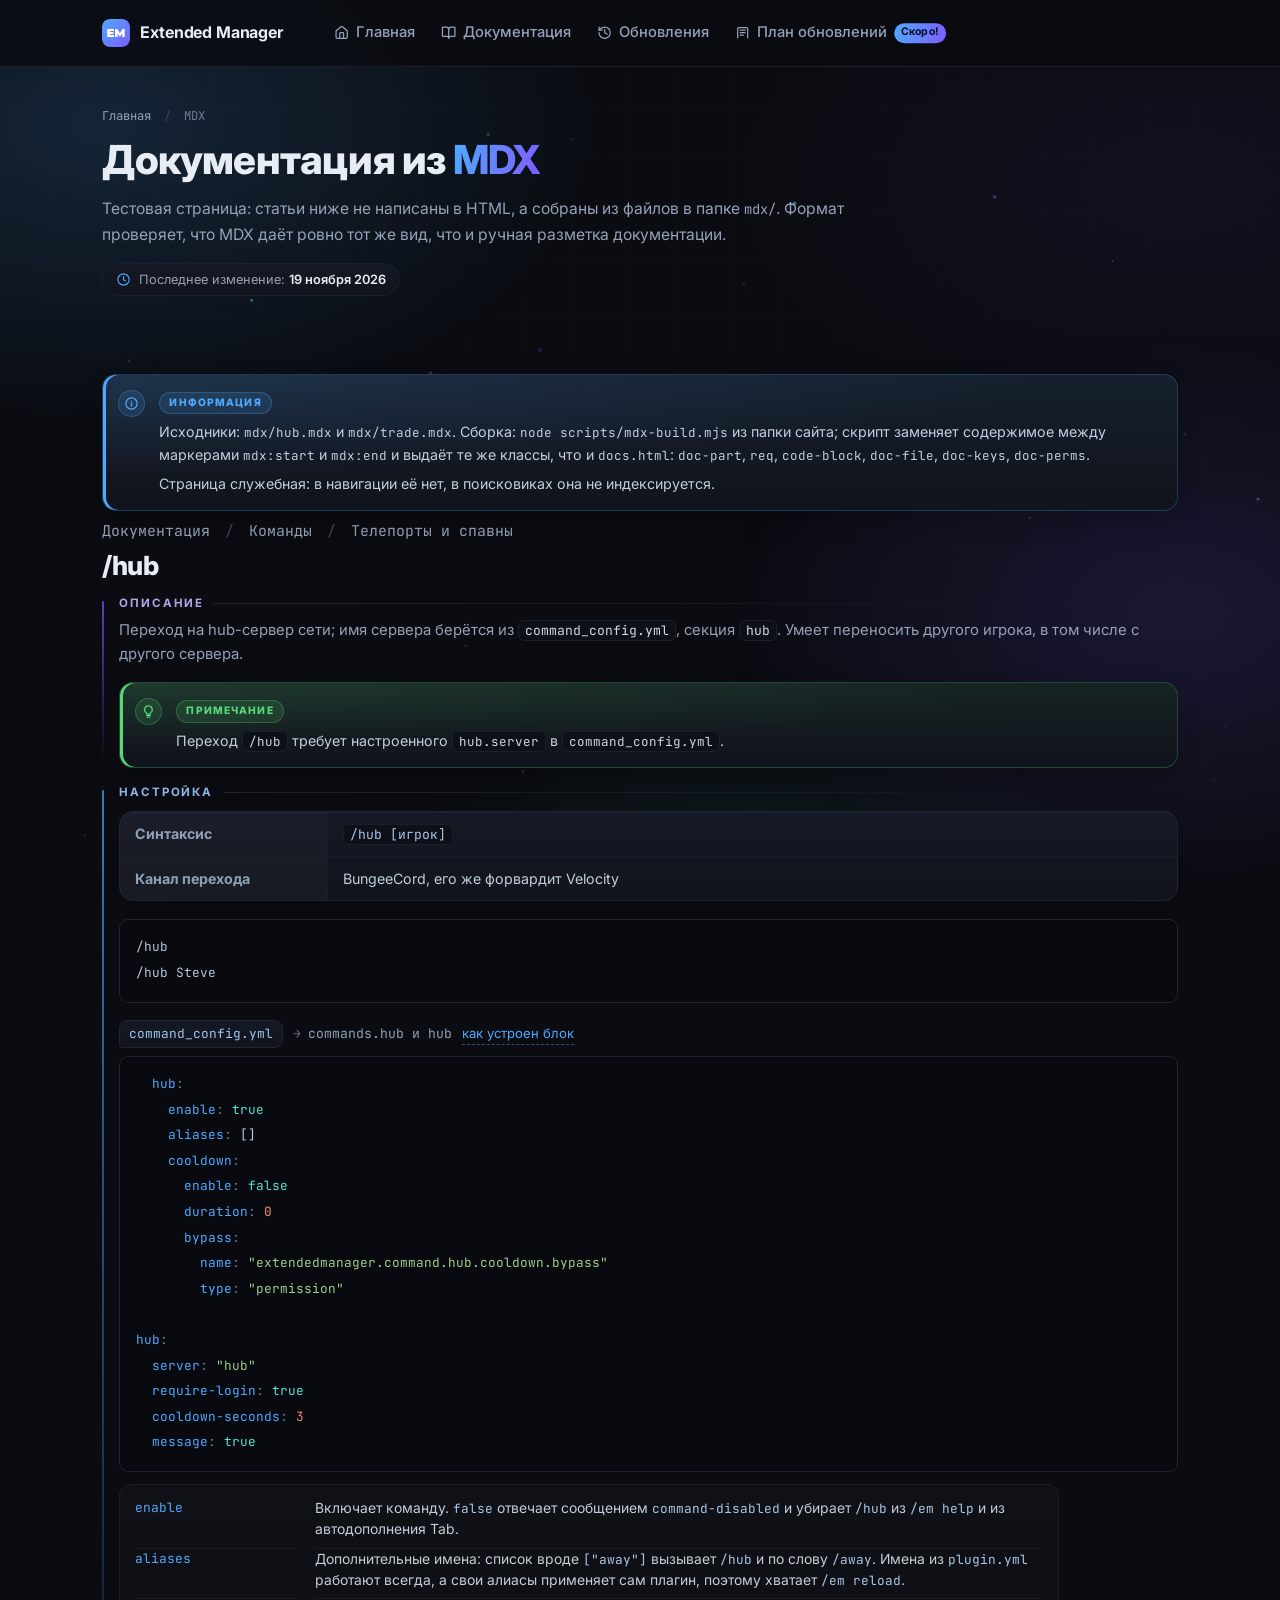
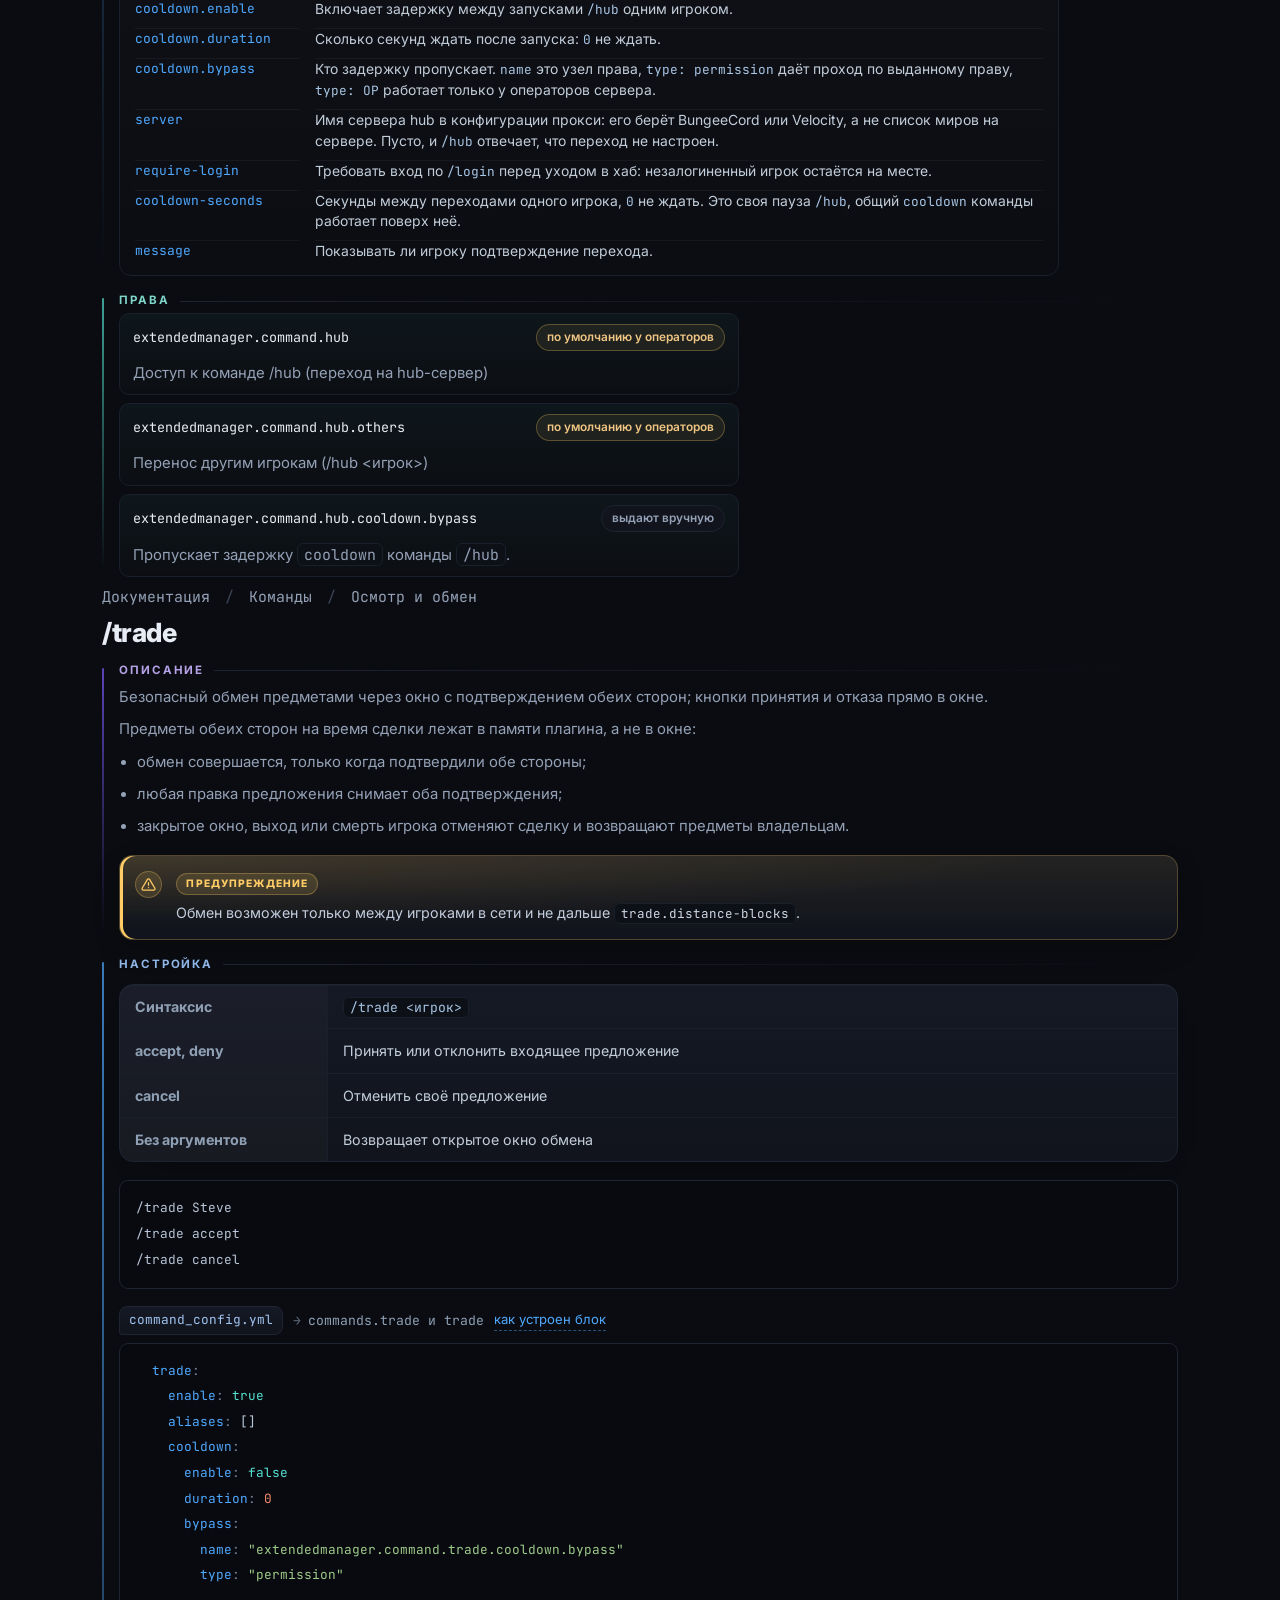
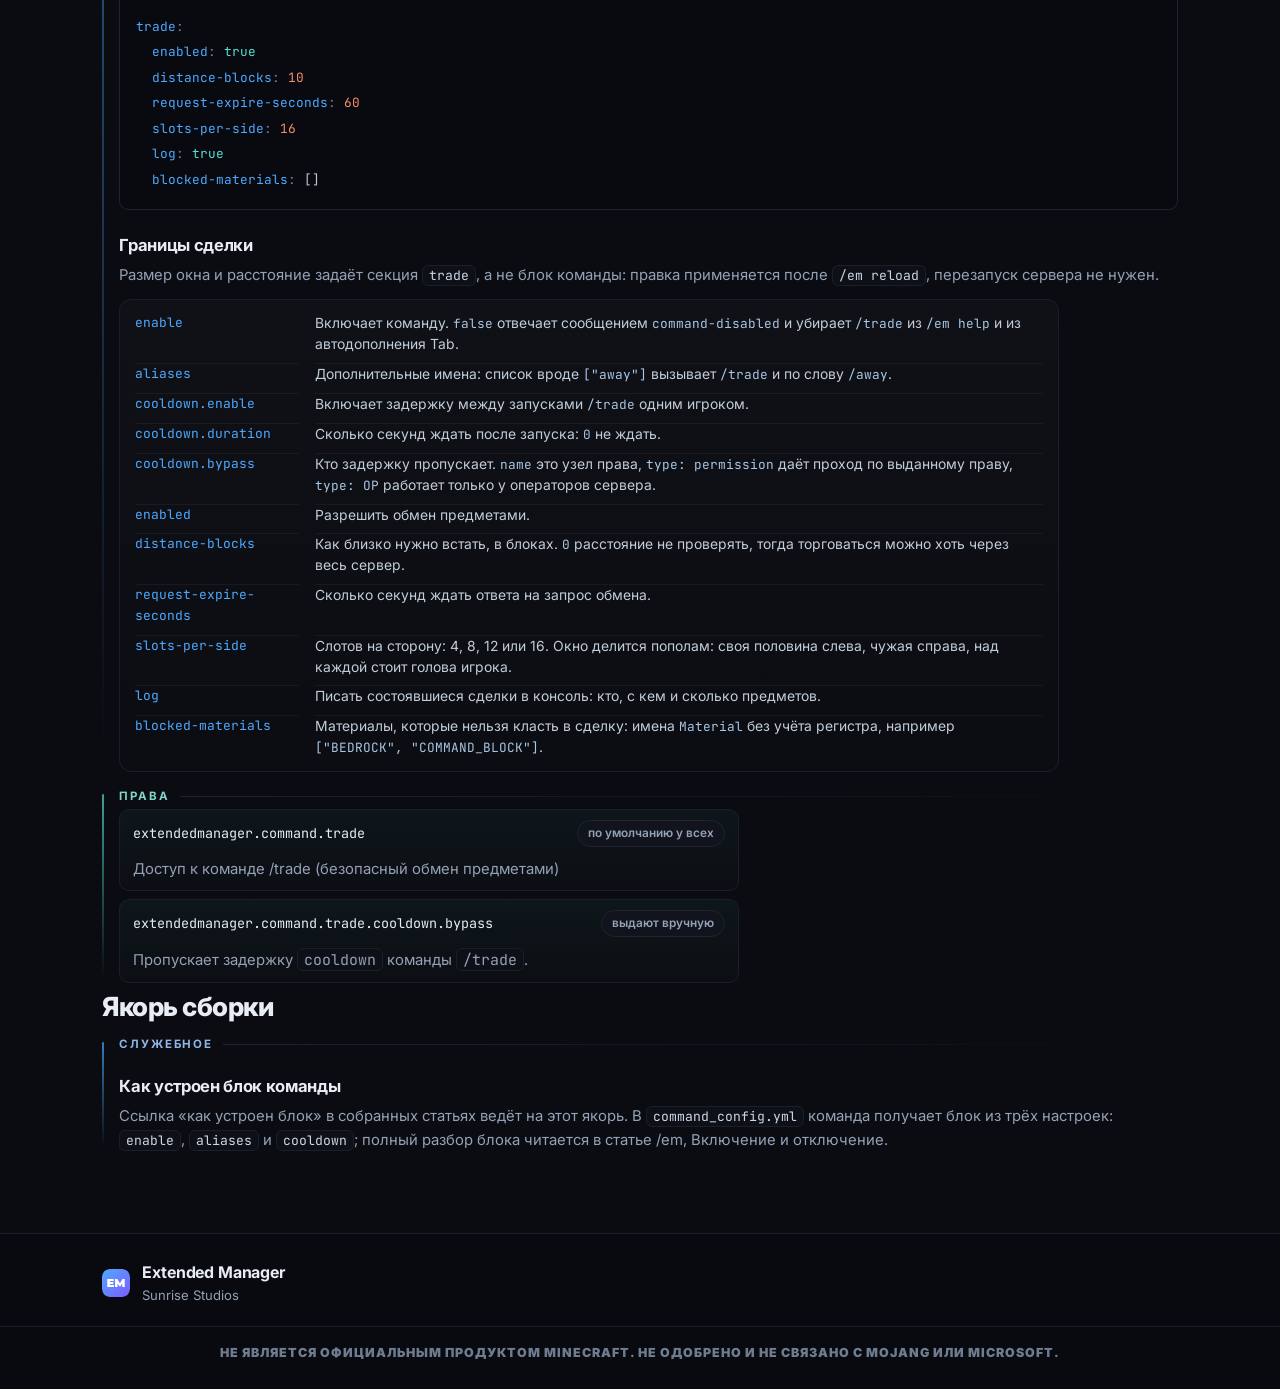
<file: mdx-test.html>
<!DOCTYPE html>
<html lang="ru">
<head>
<meta charset="utf-8">
<meta name="viewport" content="width=device-width, initial-scale=1">
<title>MDX в документации Extended Manager</title>
<meta name="description" content="Тестовая страница: статьи документации, собранные из mdx-файлов скриптом scripts/mdx-build.mjs с сохранением классов и вида сайта.">
<meta name="theme-color" content="#0a0c11">
<meta property="og:title" content="MDX в документации Extended Manager">
<meta property="og:description" content="Проверка формата MDX: карточки команд собираются из mdx/hub.mdx и mdx/trade.mdx в разметку сайта.">
<meta property="og:type" content="website">
<meta name="robots" content="noindex">
<link rel="icon" href="data:image/svg+xml,%3Csvg xmlns='http://www.w3.org/2000/svg' viewBox='0 0 32 32'%3E%3Cdefs%3E%3ClinearGradient id='g' x1='0' y1='0' x2='1' y2='1'%3E%3Cstop offset='0' stop-color='%234fa9ff'/%3E%3Cstop offset='1' stop-color='%237d5cff'/%3E%3C/linearGradient%3E%3C/defs%3E%3Crect width='32' height='32' rx='8' fill='url(%23g)'/%3E%3Cpath d='M13.69%2020.63L6%2020.63L6%2011.37L13.52%2011.37L13.52%2013.73L9.07%2013.73L9.07%2014.81L12.98%2014.81L12.98%2017.06L9.07%2017.06L9.07%2018.27L13.69%2018.27L13.69%2020.63M17.74%2020.63L14.9%2020.63L14.9%2011.37L17.46%2011.37L20.47%2016.3L23.41%2011.37L25.97%2011.37L26%2020.63L23.16%2020.63L23.13%2016.41L21.12%2019.79L19.75%2019.79L17.74%2016.56L17.74%2020.63' fill='%23fff'/%3E%3C/svg%3E">
<link rel="preconnect" href="https://fonts.googleapis.com">
<link rel="preconnect" href="https://fonts.gstatic.com" crossorigin>
<link rel="stylesheet" href="https://fonts.googleapis.com/css2?family=Inter:wght@400;500;600;700;800;900&family=JetBrains+Mono:wght@400;500;700&display=swap">
<link rel="stylesheet" href="index.css?v=24">
<script src="script.js?v=24" defer></script>
</head>
<body class="mdx-page">

<div class="preloader" id="preloader" aria-hidden="true">
  <div class="preloader-inner">
    <span class="preloader-orbit">
    <svg class="preloader-mark" viewBox="0 0 32 32" aria-hidden="true">
      <defs>
        <linearGradient id="premark" x1="0" y1="0" x2="1" y2="1">
          <stop offset="0" stop-color="#4fa9ff"/>
          <stop offset="1" stop-color="#7d5cff"/>
        </linearGradient>
      </defs>
      <rect width="32" height="32" rx="8" fill="url(#premark)"/>
      <path d="M13.69 20.63L6 20.63L6 11.37L13.52 11.37L13.52 13.73L9.07 13.73L9.07 14.81L12.98 14.81L12.98 17.06L9.07 17.06L9.07 18.27L13.69 18.27L13.69 20.63M17.74 20.63L14.9 20.63L14.9 11.37L17.46 11.37L20.47 16.3L23.41 11.37L25.97 11.37L26 20.63L23.16 20.63L23.13 16.41L21.12 19.79L19.75 19.79L17.74 16.56L17.74 20.63" fill="#fff"/>
    </svg>
    </span>
    <span class="preloader-name">Extended Manager</span>
    <span class="preloader-version">v0.15.1</span>
    <span class="preloader-bar"><i id="preloader-bar-fill"></i></span>
    <span class="preloader-meta"><span class="preloader-tip" id="preloader-tip">mdx</span><span class="preloader-pct" id="preloader-pct">0%</span></span>
  </div>
</div>

<header class="site-header">
  <div class="container header-inner">
    <a class="brand" href="index.html" aria-label="Extended Manager, на главную">
      <svg class="brand-mark" viewBox="0 0 32 32" aria-hidden="true">
        <defs>
          <linearGradient id="mark" x1="0" y1="0" x2="1" y2="1">
            <stop offset="0" stop-color="#4fa9ff"/>
            <stop offset="1" stop-color="#7d5cff"/>
          </linearGradient>
        </defs>
        <rect width="32" height="32" rx="8" fill="url(#mark)"/>
        <path d="M13.69 20.63L6 20.63L6 11.37L13.52 11.37L13.52 13.73L9.07 13.73L9.07 14.81L12.98 14.81L12.98 17.06L9.07 17.06L9.07 18.27L13.69 18.27L13.69 20.63M17.74 20.63L14.9 20.63L14.9 11.37L17.46 11.37L20.47 16.3L23.41 11.37L25.97 11.37L26 20.63L23.16 20.63L23.13 16.41L21.12 19.79L19.75 19.79L17.74 16.56L17.74 20.63" fill="#fff"/>
      </svg>
      <span class="brand-name">Extended Manager</span>
    </a>
    <nav class="nav" id="site-nav" aria-label="Разделы сайта">
      <a href="index.html"><svg class="nav-icon" viewBox="0 0 24 24" aria-hidden="true"><path d="M15 21v-8a1 1 0 0 0-1-1h-4a1 1 0 0 0-1 1v8"/><path d="M3 10a2 2 0 0 1 .709-1.528l7-5.999a2 2 0 0 1 2.582 0l7 5.999A2 2 0 0 1 21 10v9a2 2 0 0 1-2 2H5a2 2 0 0 1-2-2z"/></svg>Главная</a>
      <a href="docs.html"><svg class="nav-icon" viewBox="0 0 24 24" aria-hidden="true"><path d="M12 7v14"/><path d="M3 18a1 1 0 0 1-1-1V4a1 1 0 0 1 1-1h5a4 4 0 0 1 4 4 4 4 0 0 1 4-4h5a1 1 0 0 1 1 1v13a1 1 0 0 1-1 1h-6a3 3 0 0 0-3 3 3 3 0 0 0-3-3z"/></svg>Документация</a>
      <a href="updates.html"><svg class="nav-icon" viewBox="0 0 24 24" aria-hidden="true"><path d="M3 12a9 9 0 1 0 9-9 9.75 9.75 0 0 0-6.74 2.74L3 8"/><path d="M3 3v5h5"/><path d="M12 7v5l4 2"/></svg>Обновления</a>
      <a href="roadmap.html"><svg class="nav-icon" viewBox="0 0 24 24" aria-hidden="true"><path d="M4 20V6a2 2 0 0 1 2-2h12a2 2 0 0 1 2 2v14"/><path d="M8 8h8"/><path d="M8 12h8"/><path d="M8 16h5"/></svg>План обновлений<span class="nav-soon">Скоро!</span></a>
    </nav>
    <button class="nav-toggle" type="button" aria-expanded="false" aria-controls="site-nav" aria-label="Меню разделов">
      <span></span><span></span><span></span>
    </button>
  </div>
</header>

<main id="top">

  <section class="page-head">
    <div class="container">
      <p class="crumbs"><a href="index.html">Главная</a> <span>/</span> MDX</p>
      <h1>Документация из <span class="accent">MDX</span></h1>
      <p class="page-lead">Тестовая страница: статьи ниже не написаны в HTML, а собраны из файлов в папке <code>mdx/</code>. Формат проверяет, что MDX даёт ровно тот же вид, что и ручная разметка документации.</p>
      <p class="page-updated"><svg viewBox="0 0 24 24" aria-hidden="true"><circle cx="12" cy="12" r="9" fill="none" stroke="currentColor" stroke-width="1.8"/><path d="M12 7.4v5l3.2 1.9" fill="none" stroke="currentColor" stroke-width="1.8" stroke-linecap="round"/></svg><span>Последнее изменение: <strong>19 ноября 2026</strong></span></p>
    </div>
  </section>

  <section class="section">
    <div class="container">
      <div class="callout callout-info">
        <p>Исходники: <code>mdx/hub.mdx</code> и <code>mdx/trade.mdx</code>. Сборка: <code>node scripts/mdx-build.mjs</code> из папки сайта; скрипт заменяет содержимое между маркерами <code>mdx:start</code> и <code>mdx:end</code> и выдаёт те же классы, что и <code>docs.html</code>: <code>doc-part</code>, <code>req</code>, <code>code-block</code>, <code>doc-file</code>, <code>doc-keys</code>, <code>doc-perms</code>.</p>
        <p>Страница служебная: в навигации её нет, в поисковиках она не индексируется.</p>
      </div>

      <div class="docs-main mdx-host">
          <!-- mdx:start -->
<!-- hub.mdx: собрано scripts/mdx-build.mjs, не править вручную -->
<article class="doc is-active" id="doc-mdx-hub" data-group="Команды">
  <p class="doc-crumbs">Документация <span>/</span> Команды <span>/</span> Телепорты и спавны</p>
  <h2>/hub</h2>
<section class="doc-part doc-part-desc">
  <h3 class="doc-part-name">Описание</h3>
<p class="doc-lead">Переход на hub-сервер сети; имя сервера берётся из <code>command_config.yml</code>, секция <code>hub</code>. Умеет переносить другого игрока, в том числе с другого сервера.</p>
<div class="callout callout-note"><p>Переход <code>/hub</code> требует настроенного <code>hub.server</code> в <code>command_config.yml</code>.</p></div>
</section>
<section class="doc-part doc-part-set">
  <h3 class="doc-part-name">Настройка</h3>
<table class="req req-wide"><tbody>
  <tr><th>Синтаксис</th><td><code>/hub [игрок]</code></td></tr>
  <tr><th>Канал перехода</th><td>BungeeCord, его же форвардит Velocity</td></tr>
</tbody></table>
<div class="code-block code-cmd"><button class="copy-btn" type="button">Копировать</button><pre><code>/hub
/hub Steve</code></pre></div>
<p class="doc-file"><code class="doc-file-name">command_config.yml</code><span class="doc-file-path">commands.hub и hub</span><a class="doc-file-link" href="#em-toggle">как устроен блок</a></p>
<div class="code-block"><button class="copy-btn" type="button">Копировать</button><pre><code>  hub:
    enable: true
    aliases: []
    cooldown:
      enable: false
      duration: 0
      bypass:
        name: "extendedmanager.command.hub.cooldown.bypass"
        type: "permission"

hub:
  server: "hub"
  require-login: true
  cooldown-seconds: 3
  message: true</code></pre></div>
<dl class="doc-keys">
  <dt><code>enable</code></dt><dd>Включает команду. <code>false</code> отвечает сообщением <code>command-disabled</code> и убирает <code>/hub</code> из <code>/em help</code> и из автодополнения Tab.</dd>
  <dt><code>aliases</code></dt><dd>Дополнительные имена: список вроде <code>["away"]</code> вызывает <code>/hub</code> и по слову <code>/away</code>. Имена из <code>plugin.yml</code> работают всегда, а свои алиасы применяет сам плагин, поэтому хватает <code>/em reload</code>.</dd>
  <dt><code>cooldown.enable</code></dt><dd>Включает задержку между запусками <code>/hub</code> одним игроком.</dd>
  <dt><code>cooldown.duration</code></dt><dd>Сколько секунд ждать после запуска: <code>0</code> не ждать.</dd>
  <dt><code>cooldown.bypass</code></dt><dd>Кто задержку пропускает. <code>name</code> это узел права, <code>type: permission</code> даёт проход по выданному праву, <code>type: OP</code> работает только у операторов сервера.</dd>
  <dt><code>server</code></dt><dd>Имя сервера hub в конфигурации прокси: его берёт BungeeCord или Velocity, а не список миров на сервере. Пусто, и <code>/hub</code> отвечает, что переход не настроен.</dd>
  <dt><code>require-login</code></dt><dd>Требовать вход по <code>/login</code> перед уходом в хаб: незалогиненный игрок остаётся на месте.</dd>
  <dt><code>cooldown-seconds</code></dt><dd>Секунды между переходами одного игрока, <code>0</code> не ждать. Это своя пауза <code>/hub</code>, общий <code>cooldown</code> команды работает поверх неё.</dd>
  <dt><code>message</code></dt><dd>Показывать ли игроку подтверждение перехода.</dd>
</dl>
</section>
<section class="doc-part doc-part-perm">
  <h3 class="doc-part-name">Права</h3>
<div class="doc-perms">
  <div class="doc-perm"><code>extendedmanager.command.hub</code><span class="perm-scope is-op">по умолчанию у операторов</span><p class="perm-desc">Доступ к команде /hub (переход на hub-сервер)</p></div>
  <div class="doc-perm"><code>extendedmanager.command.hub.others</code><span class="perm-scope is-op">по умолчанию у операторов</span><p class="perm-desc">Перенос другим игрокам (/hub &lt;игрок&gt;)</p></div>
  <div class="doc-perm"><code>extendedmanager.command.hub.cooldown.bypass</code><span class="perm-scope">выдают вручную</span><p class="perm-desc">Пропускает задержку <code>cooldown</code> команды <code>/hub</code>.</p></div>
</div>
</section>
</article>

<!-- trade.mdx: собрано scripts/mdx-build.mjs, не править вручную -->
<article class="doc is-active" id="doc-mdx-trade" data-group="Команды">
  <p class="doc-crumbs">Документация <span>/</span> Команды <span>/</span> Осмотр и обмен</p>
  <h2>/trade</h2>
<section class="doc-part doc-part-desc">
  <h3 class="doc-part-name">Описание</h3>
<p class="doc-lead">Безопасный обмен предметами через окно с подтверждением обеих сторон; кнопки принятия и отказа прямо в окне.</p>
<p>Предметы обеих сторон на время сделки лежат в памяти плагина, а не в окне:</p>
<ul class="steps">
  <li>обмен совершается, только когда подтвердили обе стороны;</li>
  <li>любая правка предложения снимает оба подтверждения;</li>
  <li>закрытое окно, выход или смерть игрока отменяют сделку и возвращают предметы владельцам.</li>
</ul>
<div class="callout callout-warn"><p>Обмен возможен только между игроками в сети и не дальше <code>trade.distance-blocks</code>.</p></div>
</section>
<section class="doc-part doc-part-set">
  <h3 class="doc-part-name">Настройка</h3>
<table class="req req-wide"><tbody>
  <tr><th>Синтаксис</th><td><code>/trade &lt;игрок&gt;</code></td></tr>
  <tr><th>accept, deny</th><td>Принять или отклонить входящее предложение</td></tr>
  <tr><th>cancel</th><td>Отменить своё предложение</td></tr>
  <tr><th>Без аргументов</th><td>Возвращает открытое окно обмена</td></tr>
</tbody></table>
<div class="code-block code-cmd"><button class="copy-btn" type="button">Копировать</button><pre><code>/trade Steve
/trade accept
/trade cancel</code></pre></div>
<p class="doc-file"><code class="doc-file-name">command_config.yml</code><span class="doc-file-path">commands.trade и trade</span><a class="doc-file-link" href="#em-toggle">как устроен блок</a></p>
<div class="code-block"><button class="copy-btn" type="button">Копировать</button><pre><code>  trade:
    enable: true
    aliases: []
    cooldown:
      enable: false
      duration: 0
      bypass:
        name: "extendedmanager.command.trade.cooldown.bypass"
        type: "permission"

trade:
  enabled: true
  distance-blocks: 10
  request-expire-seconds: 60
  slots-per-side: 16
  log: true
  blocked-materials: []</code></pre></div>
<h3 id="границы-сделки">Границы сделки</h3>
<p>Размер окна и расстояние задаёт секция <code>trade</code>, а не блок команды: правка применяется после <code>/em reload</code>, перезапуск сервера не нужен.</p>
<dl class="doc-keys">
  <dt><code>enable</code></dt><dd>Включает команду. <code>false</code> отвечает сообщением <code>command-disabled</code> и убирает <code>/trade</code> из <code>/em help</code> и из автодополнения Tab.</dd>
  <dt><code>aliases</code></dt><dd>Дополнительные имена: список вроде <code>["away"]</code> вызывает <code>/trade</code> и по слову <code>/away</code>.</dd>
  <dt><code>cooldown.enable</code></dt><dd>Включает задержку между запусками <code>/trade</code> одним игроком.</dd>
  <dt><code>cooldown.duration</code></dt><dd>Сколько секунд ждать после запуска: <code>0</code> не ждать.</dd>
  <dt><code>cooldown.bypass</code></dt><dd>Кто задержку пропускает. <code>name</code> это узел права, <code>type: permission</code> даёт проход по выданному праву, <code>type: OP</code> работает только у операторов сервера.</dd>
  <dt><code>enabled</code></dt><dd>Разрешить обмен предметами.</dd>
  <dt><code>distance-blocks</code></dt><dd>Как близко нужно встать, в блоках. <code>0</code> расстояние не проверять, тогда торговаться можно хоть через весь сервер.</dd>
  <dt><code>request-expire-seconds</code></dt><dd>Сколько секунд ждать ответа на запрос обмена.</dd>
  <dt><code>slots-per-side</code></dt><dd>Слотов на сторону: 4, 8, 12 или 16. Окно делится пополам: своя половина слева, чужая справа, над каждой стоит голова игрока.</dd>
  <dt><code>log</code></dt><dd>Писать состоявшиеся сделки в консоль: кто, с кем и сколько предметов.</dd>
  <dt><code>blocked-materials</code></dt><dd>Материалы, которые нельзя класть в сделку: имена <code>Material</code> без учёта регистра, например <code>["BEDROCK", "COMMAND_BLOCK"]</code>.</dd>
</dl>
</section>
<section class="doc-part doc-part-perm">
  <h3 class="doc-part-name">Права</h3>
<div class="doc-perms">
  <div class="doc-perm"><code>extendedmanager.command.trade</code><span class="perm-scope">по умолчанию у всех</span><p class="perm-desc">Доступ к команде /trade (безопасный обмен предметами)</p></div>
  <div class="doc-perm"><code>extendedmanager.command.trade.cooldown.bypass</code><span class="perm-scope">выдают вручную</span><p class="perm-desc">Пропускает задержку <code>cooldown</code> команды <code>/trade</code>.</p></div>
</div>
</section>
</article>
          <!-- mdx:end -->
      </div>

      <article class="doc is-active" id="doc-mdx-anchor">
        <h2>Якорь сборки</h2>
        <section class="doc-part">
          <h3 class="doc-part-name">Служебное</h3>
          <h3 id="em-toggle">Как устроен блок команды</h3>
          <p>Ссылка «как устроен блок» в собранных статьях ведёт на этот якорь. В <code>command_config.yml</code> команда получает блок из трёх настроек: <code>enable</code>, <code>aliases</code> и <code>cooldown</code>; полный разбор блока читается в статье <a href="docs.html#em-toggle">/em, Включение и отключение</a>.</p>
        </section>
      </article>
    </div>
  </section>

</main>

<footer class="site-footer">
  <div class="container footer-inner">
    <div class="footer-brand">
      <svg class="brand-mark" viewBox="0 0 32 32" aria-hidden="true">
        <defs>
          <linearGradient id="mark-footer" x1="0" y1="0" x2="1" y2="1">
            <stop offset="0" stop-color="#4fa9ff"/>
            <stop offset="1" stop-color="#7d5cff"/>
          </linearGradient>
        </defs>
        <rect width="32" height="32" rx="8" fill="url(#mark-footer)"/>
        <path d="M13.69 20.63L6 20.63L6 11.37L13.52 11.37L13.52 13.73L9.07 13.73L9.07 14.81L12.98 14.81L12.98 17.06L9.07 17.06L9.07 18.27L13.69 18.27L13.69 20.63M17.74 20.63L14.9 20.63L14.9 11.37L17.46 11.37L20.47 16.3L23.41 11.37L25.97 11.37L26 20.63L23.16 20.63L23.13 16.41L21.12 19.79L19.75 19.79L17.74 16.56L17.74 20.63" fill="#fff"/>
      </svg>
      <div>
        <p class="brand-name">Extended Manager</p>
        <p class="muted small">Sunrise Studios</p>
      </div>
    </div>
  </div>
  <div class="container footer-legal">
    <p>Не является официальным продуктом Minecraft. Не одобрено и не связано с Mojang или Microsoft.</p>
  </div>
</footer>

<button class="to-top" type="button" aria-label="Наверх">
  <svg viewBox="0 0 24 24" aria-hidden="true"><path d="M12 19V6m-6 6 6-6 6 6" fill="none" stroke="currentColor" stroke-width="2.2" stroke-linecap="round" stroke-linejoin="round"/></svg>
</button>

</body>
</html>
</file>
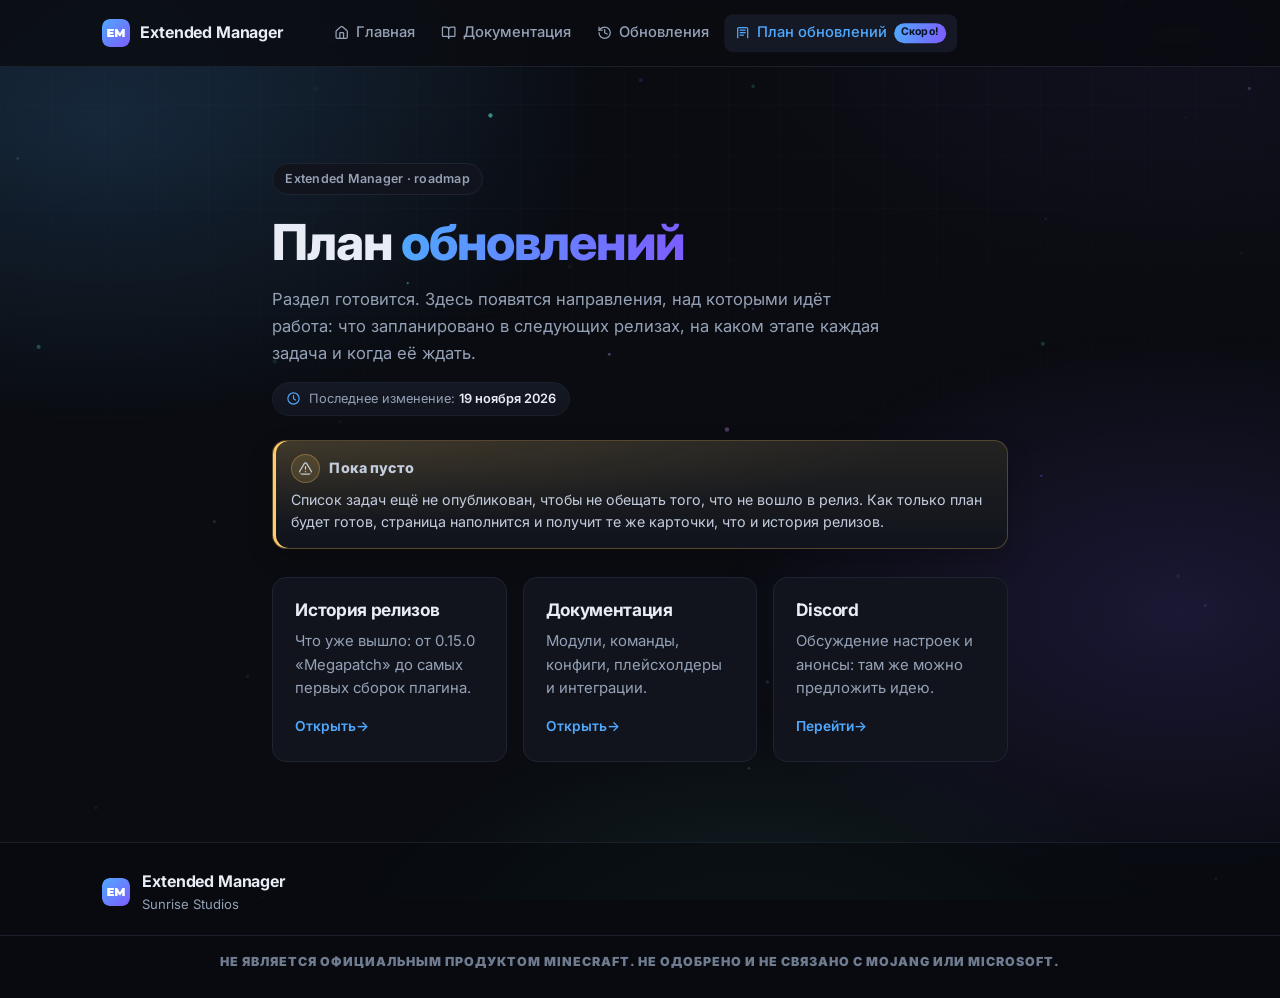
<file: roadmap.html>
<!DOCTYPE html>
<html lang="ru">
<head>
<meta charset="utf-8">
<meta name="viewport" content="width=device-width, initial-scale=1">
<title>План обновлений Extended Manager</title>
<meta name="description" content="Что planned в Extended Manager дальше: roadmap релизов плагина. Пока страница готовитс, смотрите историю релизов и документацию.">
<meta name="theme-color" content="#0a0c11">
<meta property="og:title" content="План обновлений Extended Manager">
<meta property="og:description" content="Roadmap Extended Manager готовится: история релизов и документация уже доступны.">
<meta property="og:type" content="website">
<link rel="icon" href="data:image/svg+xml,%3Csvg xmlns='http://www.w3.org/2000/svg' viewBox='0 0 32 32'%3E%3Cdefs%3E%3ClinearGradient id='g' x1='0' y1='0' x2='1' y2='1'%3E%3Cstop offset='0' stop-color='%234fa9ff'/%3E%3Cstop offset='1' stop-color='%237d5cff'/%3E%3C/linearGradient%3E%3C/defs%3E%3Crect width='32' height='32' rx='8' fill='url(%23g)'/%3E%3Cpath d='M13.69%2020.63L6%2020.63L6%2011.37L13.52%2011.37L13.52%2013.73L9.07%2013.73L9.07%2014.81L12.98%2014.81L12.98%2017.06L9.07%2017.06L9.07%2018.27L13.69%2018.27L13.69%2020.63M17.74%2020.63L14.9%2020.63L14.9%2011.37L17.46%2011.37L20.47%2016.3L23.41%2011.37L25.97%2011.37L26%2020.63L23.16%2020.63L23.13%2016.41L21.12%2019.79L19.75%2019.79L17.74%2016.56L17.74%2020.63' fill='%23fff'/%3E%3C/svg%3E">
<link rel="preconnect" href="https://fonts.googleapis.com">
<link rel="preconnect" href="https://fonts.gstatic.com" crossorigin>
<link rel="stylesheet" href="https://fonts.googleapis.com/css2?family=Inter:wght@400;500;600;700;800;900&family=JetBrains+Mono:wght@400;500;700&display=swap">
<link rel="stylesheet" href="index.css?v=24">
<script src="script.js?v=24" defer></script>
</head>
<body class="roadmap-page">

<div class="preloader" id="preloader" aria-hidden="true">
  <div class="preloader-inner">
    <span class="preloader-orbit">
    <svg class="preloader-mark" viewBox="0 0 32 32" aria-hidden="true">
      <defs>
        <linearGradient id="premark" x1="0" y1="0" x2="1" y2="1">
          <stop offset="0" stop-color="#4fa9ff"/>
          <stop offset="1" stop-color="#7d5cff"/>
        </linearGradient>
      </defs>
      <rect width="32" height="32" rx="8" fill="url(#premark)"/>
      <path d="M13.69 20.63L6 20.63L6 11.37L13.52 11.37L13.52 13.73L9.07 13.73L9.07 14.81L12.98 14.81L12.98 17.06L9.07 17.06L9.07 18.27L13.69 18.27L13.69 20.63M17.74 20.63L14.9 20.63L14.9 11.37L17.46 11.37L20.47 16.3L23.41 11.37L25.97 11.37L26 20.63L23.16 20.63L23.13 16.41L21.12 19.79L19.75 19.79L17.74 16.56L17.74 20.63" fill="#fff"/>
    </svg>
    </span>
    <span class="preloader-name">Extended Manager</span>
    <span class="preloader-version">v0.15.1</span>
    <span class="preloader-bar"><i id="preloader-bar-fill"></i></span>
    <span class="preloader-meta"><span class="preloader-tip" id="preloader-tip">roadmap</span><span class="preloader-pct" id="preloader-pct">0%</span></span>
  </div>
</div>

<header class="site-header">
  <div class="container header-inner">
    <a class="brand" href="index.html" aria-label="Extended Manager, на главную">
      <svg class="brand-mark" viewBox="0 0 32 32" aria-hidden="true">
        <defs>
          <linearGradient id="mark" x1="0" y1="0" x2="1" y2="1">
            <stop offset="0" stop-color="#4fa9ff"/>
            <stop offset="1" stop-color="#7d5cff"/>
          </linearGradient>
        </defs>
        <rect width="32" height="32" rx="8" fill="url(#mark)"/>
        <path d="M13.69 20.63L6 20.63L6 11.37L13.52 11.37L13.52 13.73L9.07 13.73L9.07 14.81L12.98 14.81L12.98 17.06L9.07 17.06L9.07 18.27L13.69 18.27L13.69 20.63M17.74 20.63L14.9 20.63L14.9 11.37L17.46 11.37L20.47 16.3L23.41 11.37L25.97 11.37L26 20.63L23.16 20.63L23.13 16.41L21.12 19.79L19.75 19.79L17.74 16.56L17.74 20.63" fill="#fff"/>
      </svg>
      <span class="brand-name">Extended Manager</span>
    </a>
    <nav class="nav" id="site-nav" aria-label="Разделы сайта">
      <a href="index.html"><svg class="nav-icon" viewBox="0 0 24 24" aria-hidden="true"><path d="M15 21v-8a1 1 0 0 0-1-1h-4a1 1 0 0 0-1 1v8"/><path d="M3 10a2 2 0 0 1 .709-1.528l7-5.999a2 2 0 0 1 2.582 0l7 5.999A2 2 0 0 1 21 10v9a2 2 0 0 1-2 2H5a2 2 0 0 1-2-2z"/></svg>Главная</a>
      <a href="docs.html"><svg class="nav-icon" viewBox="0 0 24 24" aria-hidden="true"><path d="M12 7v14"/><path d="M3 18a1 1 0 0 1-1-1V4a1 1 0 0 1 1-1h5a4 4 0 0 1 4 4 4 4 0 0 1 4-4h5a1 1 0 0 1 1 1v13a1 1 0 0 1-1 1h-6a3 3 0 0 0-3 3 3 3 0 0 0-3-3z"/></svg>Документация</a>
      <a href="updates.html"><svg class="nav-icon" viewBox="0 0 24 24" aria-hidden="true"><path d="M3 12a9 9 0 1 0 9-9 9.75 9.75 0 0 0-6.74 2.74L3 8"/><path d="M3 3v5h5"/><path d="M12 7v5l4 2"/></svg>Обновления</a>
      <a href="roadmap.html" class="is-active" aria-current="page"><svg class="nav-icon" viewBox="0 0 24 24" aria-hidden="true"><path d="M4 20V6a2 2 0 0 1 2-2h12a2 2 0 0 1 2 2v14"/><path d="M8 8h8"/><path d="M8 12h8"/><path d="M8 16h5"/></svg>План обновлений<span class="nav-soon">Скоро!</span></a>
    </nav>
    <button class="nav-toggle" type="button" aria-expanded="false" aria-controls="site-nav" aria-label="Меню разделов">
      <span></span><span></span><span></span>
    </button>
  </div>
</header>

<main id="top">

  <section class="section roadmap-hero">
    <div class="container">
      <p class="eyebrow reveal">Extended Manager · roadmap</p>
      <h1 class="reveal">План <span class="accent">обновлений</span></h1>
      <p class="lead reveal">
        Раздел готовится. Здесь появятся направления, над которыми идёт работа: что
        запланировано в следующих релизах, на каком этапе каждая задача и когда её ждать.
      </p>
      <p class="page-updated"><svg viewBox="0 0 24 24" aria-hidden="true"><circle cx="12" cy="12" r="9" fill="none" stroke="currentColor" stroke-width="1.8"/><path d="M12 7.4v5l3.2 1.9" fill="none" stroke="currentColor" stroke-width="1.8" stroke-linecap="round"/></svg><span>Последнее изменение: <strong>19 ноября 2026</strong></span></p>

      <div class="callout callout-warn reveal">
        <p class="callout-head"><svg class="ico" viewBox="0 0 24 24" aria-hidden="true"><path d="M12 9v4"/><path d="M12 17h.01"/><path d="M10.3 3.9 1.8 18a2 2 0 0 0 1.7 3h17a2 2 0 0 0 1.7-3L13.7 3.9a2 2 0 0 0-3.4 0Z"/></svg>Пока пусто</p>
        <p>Список задач ещё не опубликован, чтобы не обещать того, что не вошло в релиз. Как только план будет готов, страница наполнится и получит те же карточки, что и история релизов.</p>
      </div>

      <div class="grid grid-3 roadmap-links">
        <a class="card reveal" href="updates.html">
          <h3>История релизов</h3>
          <p>Что уже вышло: от 0.15.0 «Megapatch» до самых первых сборок плагина.</p>
          <span class="card-more">Открыть</span>
        </a>
        <a class="card reveal" style="--d:.08s" href="docs.html">
          <h3>Документация</h3>
          <p>Модули, команды, конфиги, плейсхолдеры и интеграции.</p>
          <span class="card-more">Открыть</span>
        </a>
        <a class="card reveal" style="--d:.16s" href="index.html#community">
          <h3>Discord</h3>
          <p>Обсуждение настроек и анонсы: там же можно предложить идею.</p>
          <span class="card-more">Перейти</span>
        </a>
      </div>
    </div>
  </section>

</main>

<footer class="site-footer">
  <div class="container footer-inner">
    <div class="footer-brand">
      <svg class="brand-mark" viewBox="0 0 32 32" aria-hidden="true">
        <defs>
          <linearGradient id="mark-footer" x1="0" y1="0" x2="1" y2="1">
            <stop offset="0" stop-color="#4fa9ff"/>
            <stop offset="1" stop-color="#7d5cff"/>
          </linearGradient>
        </defs>
        <rect width="32" height="32" rx="8" fill="url(#mark-footer)"/>
        <path d="M13.69 20.63L6 20.63L6 11.37L13.52 11.37L13.52 13.73L9.07 13.73L9.07 14.81L12.98 14.81L12.98 17.06L9.07 17.06L9.07 18.27L13.69 18.27L13.69 20.63M17.74 20.63L14.9 20.63L14.9 11.37L17.46 11.37L20.47 16.3L23.41 11.37L25.97 11.37L26 20.63L23.16 20.63L23.13 16.41L21.12 19.79L19.75 19.79L17.74 16.56L17.74 20.63" fill="#fff"/>
      </svg>
      <div>
        <p class="brand-name">Extended Manager</p>
        <p class="muted small">Sunrise Studios</p>
      </div>
    </div>
  </div>
  <div class="container footer-legal">
    <p>Не является официальным продуктом Minecraft. Не одобрено и не связано с Mojang или Microsoft.</p>
  </div>
</footer>

<button class="to-top" type="button" aria-label="Наверх">
  <svg viewBox="0 0 24 24" aria-hidden="true"><path d="M12 19V6m-6 6 6-6 6 6" fill="none" stroke="currentColor" stroke-width="2.2" stroke-linecap="round" stroke-linejoin="round"/></svg>
</button>

</body>
</html>
</file>
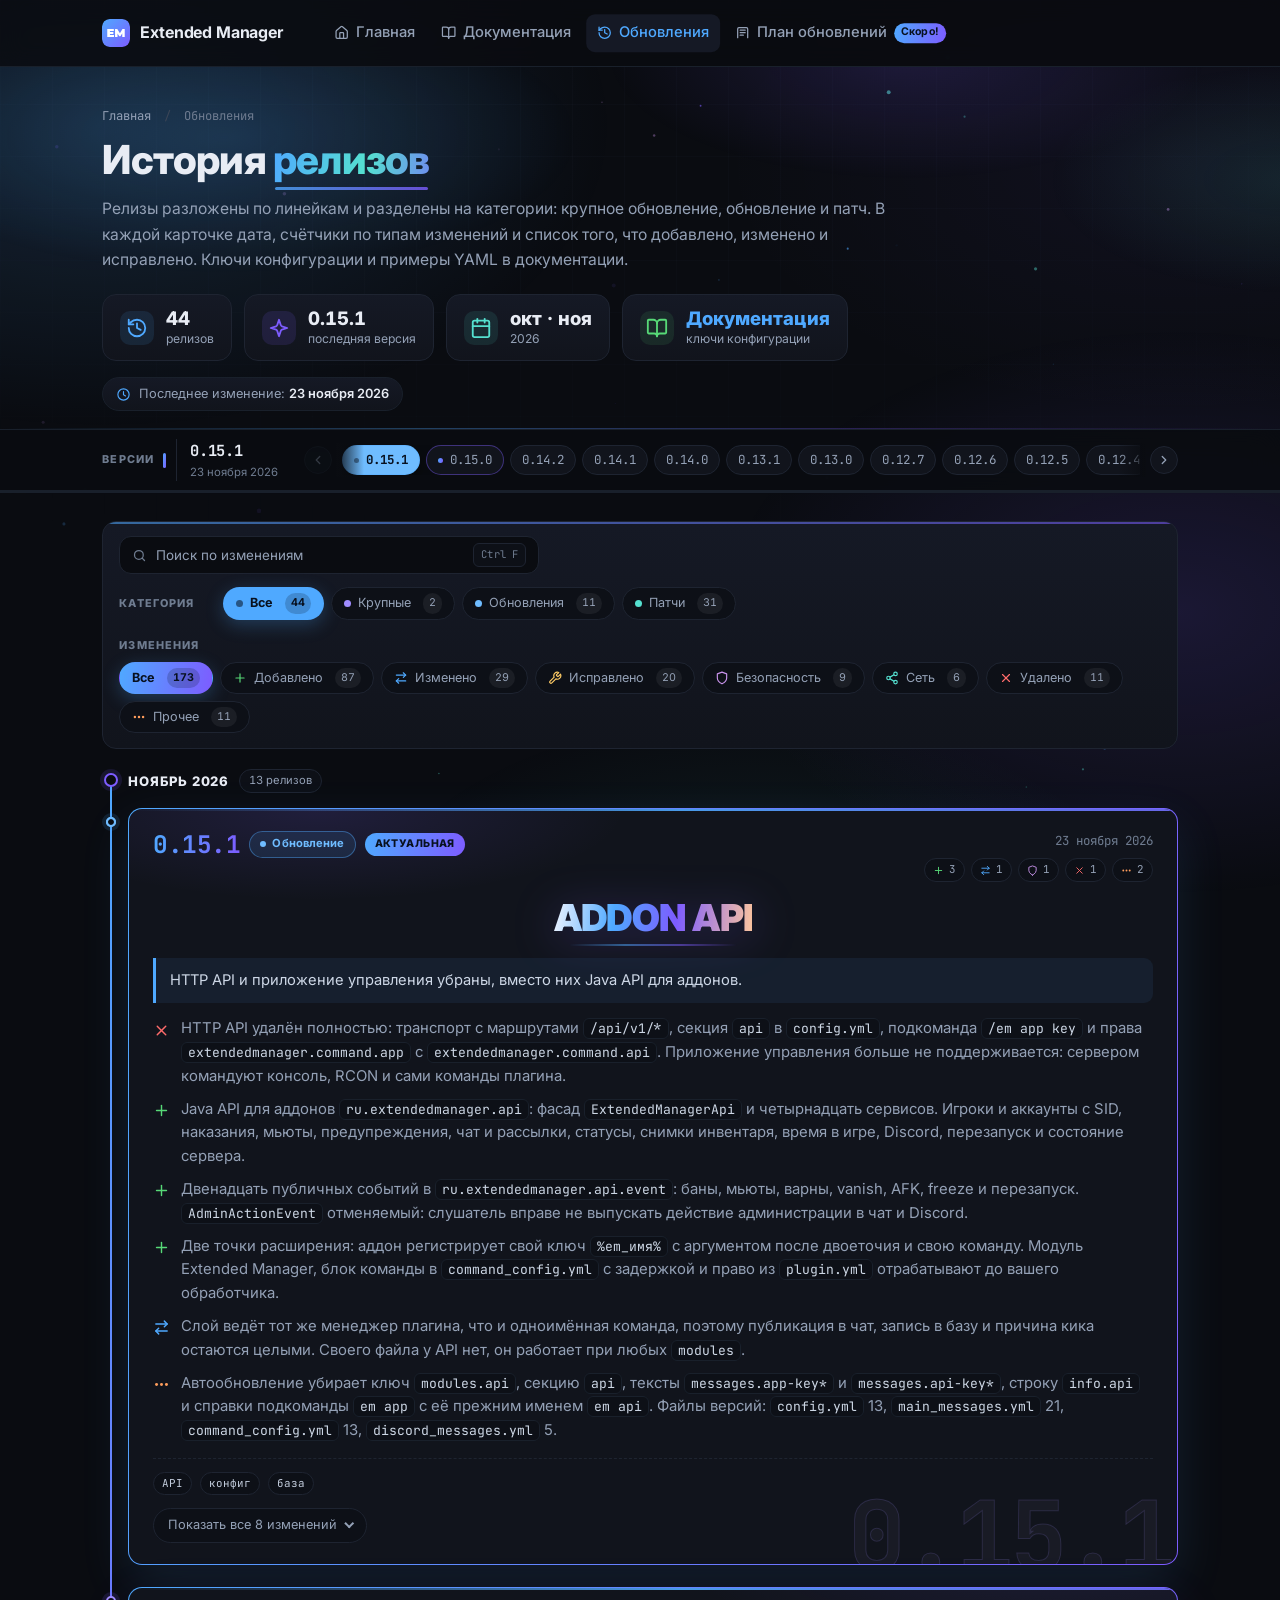
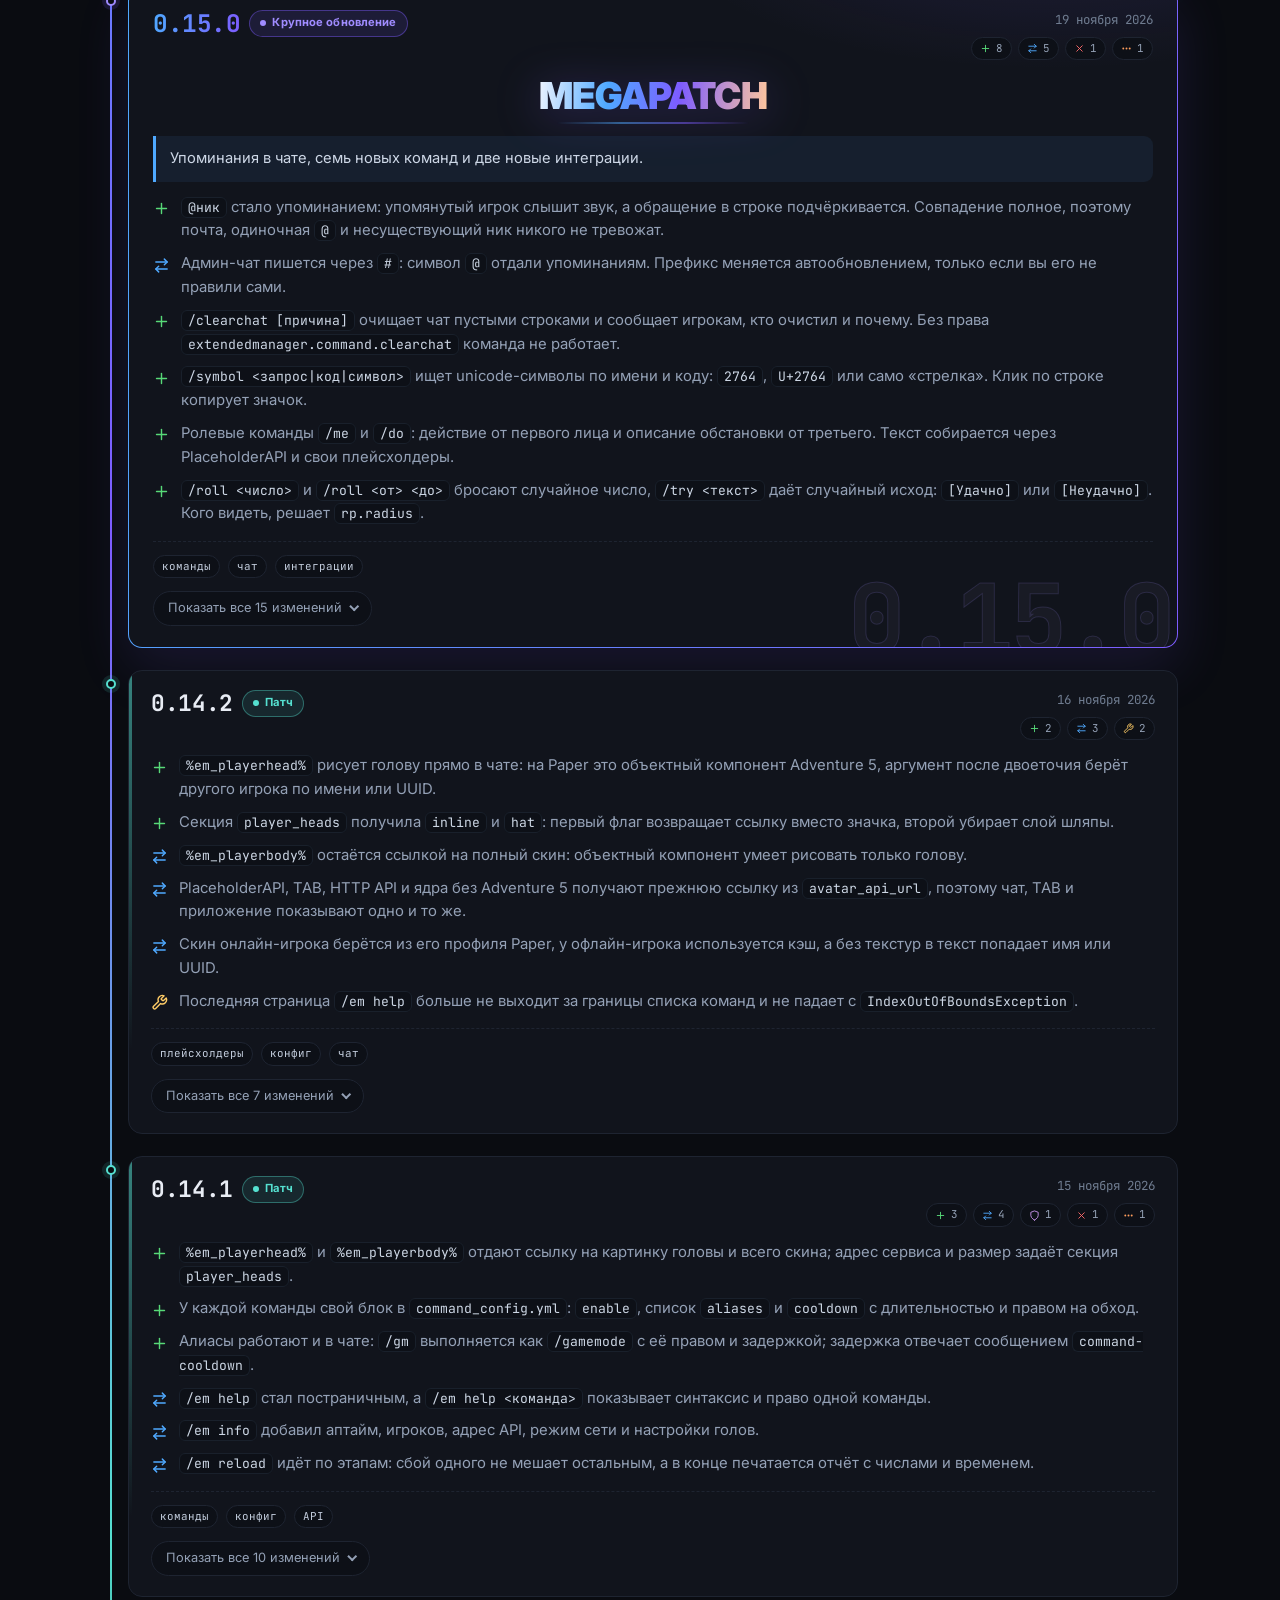
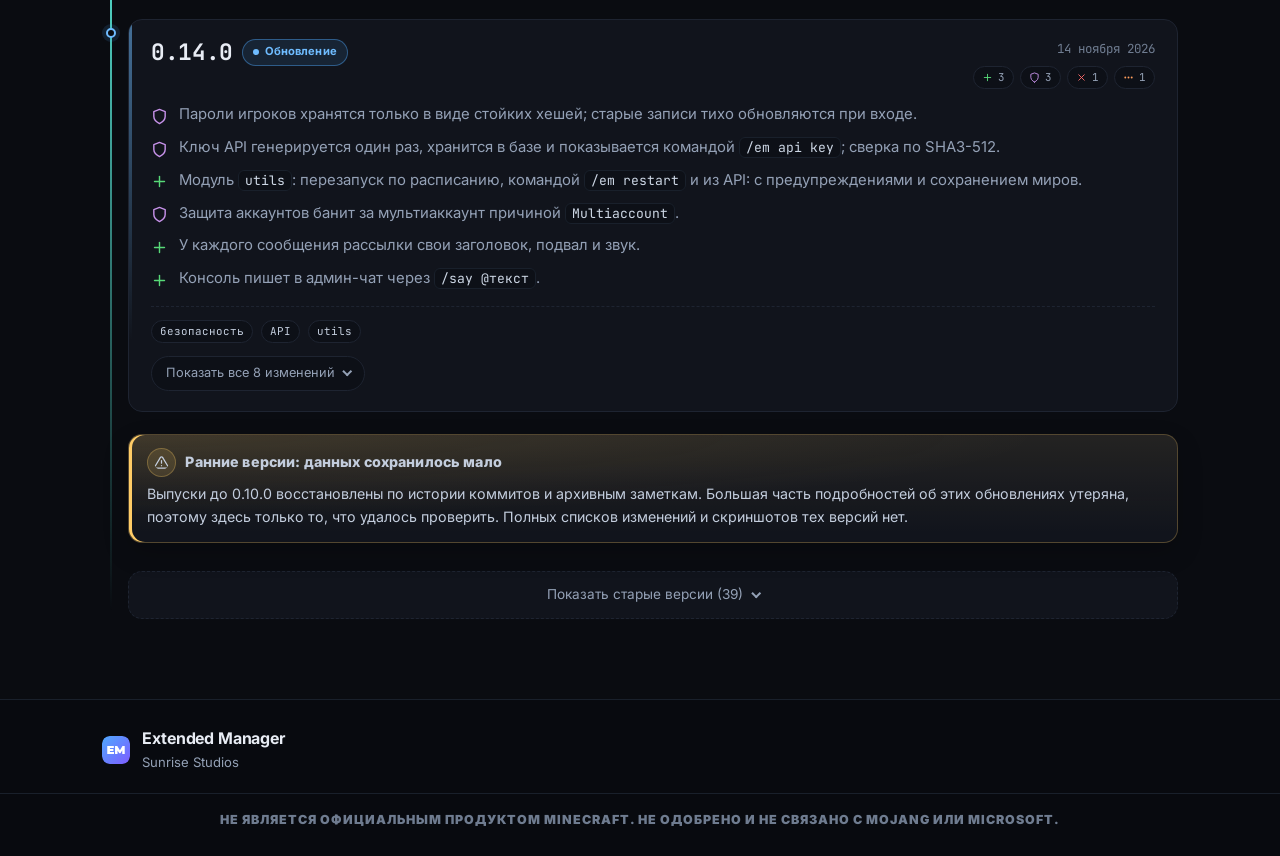
<file: updates.html>
<!DOCTYPE html>
<html lang="ru">
<head>
<meta charset="utf-8">
<meta name="viewport" content="width=device-width, initial-scale=1">
<title>Обновления Extended Manager</title>
<meta name="description" content="История релизов Extended Manager: 0.15.1 «Addon API»: Java API для аддонов, четырнадцать сервисов, двенадцать событий и удаление HTTP API; 0.15.0 «Megapatch»: упоминания @ник, админ-чат с #, /clearchat, /symbol, /me, /do, /roll, /try, /toponline, Plasmo Voice и BlueMap; 0.14.2: голова игрока значком в чате; и более ранние версии с разделением на крупные обновления, обновления и патчи.">
<meta name="theme-color" content="#0a0c11">
<meta property="og:title" content="Обновления Extended Manager: история релизов">
<meta property="og:description" content="Что нового в 0.15.1 «Addon API» и предыдущих версиях: Java API для аддонов, четырнадцать сервисов, двенадцать событий, удаление HTTP API, упоминания в чате, семь новых команд, интеграции Plasmo Voice и BlueMap, безопасность, Velocity, чат и наказания. Релизы разделены на крупные обновления, обновления и патчи.">
<meta property="og:type" content="website">
<link rel="icon" href="data:image/svg+xml,%3Csvg xmlns='http://www.w3.org/2000/svg' viewBox='0 0 32 32'%3E%3Cdefs%3E%3ClinearGradient id='g' x1='0' y1='0' x2='1' y2='1'%3E%3Cstop offset='0' stop-color='%234fa9ff'/%3E%3Cstop offset='1' stop-color='%237d5cff'/%3E%3C/linearGradient%3E%3C/defs%3E%3Crect width='32' height='32' rx='8' fill='url(%23g)'/%3E%3Cpath d='M13.69%2020.63L6%2020.63L6%2011.37L13.52%2011.37L13.52%2013.73L9.07%2013.73L9.07%2014.81L12.98%2014.81L12.98%2017.06L9.07%2017.06L9.07%2018.27L13.69%2018.27L13.69%2020.63M17.74%2020.63L14.9%2020.63L14.9%2011.37L17.46%2011.37L20.47%2016.3L23.41%2011.37L25.97%2011.37L26%2020.63L23.16%2020.63L23.13%2016.41L21.12%2019.79L19.75%2019.79L17.74%2016.56L17.74%2020.63' fill='%23fff'/%3E%3C/svg%3E">
<link rel="preconnect" href="https://fonts.googleapis.com">
<link rel="preconnect" href="https://fonts.gstatic.com" crossorigin>
<link rel="stylesheet" href="https://fonts.googleapis.com/css2?family=Inter:wght@400;500;600;700;800;900&family=JetBrains+Mono:wght@400;500;700&display=swap">
<link rel="stylesheet" href="index.css?v=24">
<script src="script.js?v=24" defer></script>
</head>
<body class="updates-page">

<div class="preloader" id="preloader" aria-hidden="true">
  <div class="preloader-inner">
    <span class="preloader-orbit">
    <svg class="preloader-mark" viewBox="0 0 32 32" aria-hidden="true">
      <defs>
        <linearGradient id="premark" x1="0" y1="0" x2="1" y2="1">
          <stop offset="0" stop-color="#4fa9ff"/>
          <stop offset="1" stop-color="#7d5cff"/>
        </linearGradient>
      </defs>
      <rect width="32" height="32" rx="8" fill="url(#premark)"/>
      <path d="M13.69 20.63L6 20.63L6 11.37L13.52 11.37L13.52 13.73L9.07 13.73L9.07 14.81L12.98 14.81L12.98 17.06L9.07 17.06L9.07 18.27L13.69 18.27L13.69 20.63M17.74 20.63L14.9 20.63L14.9 11.37L17.46 11.37L20.47 16.3L23.41 11.37L25.97 11.37L26 20.63L23.16 20.63L23.13 16.41L21.12 19.79L19.75 19.79L17.74 16.56L17.74 20.63" fill="#fff"/>
    </svg>
    </span>
    <span class="preloader-name">Extended Manager</span>
    <span class="preloader-version">v0.15.1</span>
    <span class="preloader-bar"><i id="preloader-bar-fill"></i></span>
    <span class="preloader-meta"><span class="preloader-tip" id="preloader-tip">ядро</span><span class="preloader-pct" id="preloader-pct">0%</span></span>
  </div>
</div>

<header class="site-header">
  <div class="container header-inner">
    <a class="brand" href="index.html" aria-label="Extended Manager, на главную">
      <svg class="brand-mark" viewBox="0 0 32 32" aria-hidden="true">
        <defs>
          <linearGradient id="mark" x1="0" y1="0" x2="1" y2="1">
            <stop offset="0" stop-color="#4fa9ff"/>
            <stop offset="1" stop-color="#7d5cff"/>
          </linearGradient>
        </defs>
        <rect width="32" height="32" rx="8" fill="url(#mark)"/>
        <path d="M13.69 20.63L6 20.63L6 11.37L13.52 11.37L13.52 13.73L9.07 13.73L9.07 14.81L12.98 14.81L12.98 17.06L9.07 17.06L9.07 18.27L13.69 18.27L13.69 20.63M17.74 20.63L14.9 20.63L14.9 11.37L17.46 11.37L20.47 16.3L23.41 11.37L25.97 11.37L26 20.63L23.16 20.63L23.13 16.41L21.12 19.79L19.75 19.79L17.74 16.56L17.74 20.63" fill="#fff"/>
      </svg>
      <span class="brand-name">Extended Manager</span>
    </a>
    <nav class="nav" id="site-nav" aria-label="Разделы сайта">
      <a href="index.html"><svg class="nav-icon" viewBox="0 0 24 24" aria-hidden="true"><path d="M15 21v-8a1 1 0 0 0-1-1h-4a1 1 0 0 0-1 1v8"/><path d="M3 10a2 2 0 0 1 .709-1.528l7-5.999a2 2 0 0 1 2.582 0l7 5.999A2 2 0 0 1 21 10v9a2 2 0 0 1-2 2H5a2 2 0 0 1-2-2z"/></svg>Главная</a>
      <a href="docs.html"><svg class="nav-icon" viewBox="0 0 24 24" aria-hidden="true"><path d="M12 7v14"/><path d="M3 18a1 1 0 0 1-1-1V4a1 1 0 0 1 1-1h5a4 4 0 0 1 4 4 4 4 0 0 1 4-4h5a1 1 0 0 1 1 1v13a1 1 0 0 1-1 1h-6a3 3 0 0 0-3 3 3 3 0 0 0-3-3z"/></svg>Документация</a>
      <a href="updates.html" class="is-active" aria-current="page"><svg class="nav-icon" viewBox="0 0 24 24" aria-hidden="true"><path d="M3 12a9 9 0 1 0 9-9 9.75 9.75 0 0 0-6.74 2.74L3 8"/><path d="M3 3v5h5"/><path d="M12 7v5l4 2"/></svg>Обновления</a>
      <a href="roadmap.html"><svg class="nav-icon" viewBox="0 0 24 24" aria-hidden="true"><path d="M4 20V6a2 2 0 0 1 2-2h12a2 2 0 0 1 2 2v14"/><path d="M8 8h8"/><path d="M8 12h8"/><path d="M8 16h5"/></svg>План обновлений<span class="nav-soon">Скоро!</span></a>
    </nav>
    <button class="nav-toggle" type="button" aria-expanded="false" aria-controls="site-nav" aria-label="Меню разделов">
      <span></span><span></span><span></span>
    </button>
  </div>
</header>

<main id="top">

  <section class="page-head updates-head">
    <div class="container">
      <p class="crumbs"><a href="index.html">Главная</a> <span>/</span> Обновления</p>
      <h1>История <span class="accent">релизов</span></h1>
      <p class="page-lead">Релизы разложены по линейкам и разделены на категории: крупное обновление, обновление и патч. В каждой карточке дата, счётчики по типам изменений и список того, что добавлено, изменено и исправлено. Ключи конфигурации и примеры YAML в документации.</p>
      <div class="updates-stats">
        <div class="ustat reveal">
          <svg class="ico" viewBox="0 0 24 24" aria-hidden="true"><path d="M3 12a9 9 0 1 0 9-9 9.75 9.75 0 0 0-6.74 2.74L3 8"/><path d="M3 3v5h5"/><path d="M12 7v5l4 2"/></svg>
          <div><strong data-count="44">44</strong><span>релизов</span></div>
        </div>
        <div class="ustat reveal" style="--d:.08s">
          <svg class="ico" viewBox="0 0 24 24" aria-hidden="true"><path d="m12 3 1.9 5.8a2 2 0 0 0 1.3 1.3L21 12l-5.8 1.9a2 2 0 0 0-1.3 1.3L12 21l-1.9-5.8a2 2 0 0 0-1.3-1.3L3 12l5.8-1.9a2 2 0 0 0 1.3-1.3z"/></svg>
          <div><strong>0.15.1</strong><span>последняя версия</span></div>
        </div>
        <div class="ustat reveal" style="--d:.16s">
          <svg class="ico" viewBox="0 0 24 24" aria-hidden="true"><rect width="18" height="18" x="3" y="4" rx="2"/><path d="M3 10h18"/><path d="M8 2v4"/><path d="M16 2v4"/></svg>
          <div><strong>окт · ноя</strong><span>2026</span></div>
        </div>
        <div class="ustat reveal" style="--d:.24s">
          <svg class="ico" viewBox="0 0 24 24" aria-hidden="true"><path d="M12 7v14"/><path d="M3 18a1 1 0 0 1-1-1V4a1 1 0 0 1 1-1h5a4 4 0 0 1 4 4 4 4 0 0 1 4-4h5a1 1 0 0 1 1 1v13a1 1 0 0 1-1 1h-6a3 3 0 0 0-3 3 3 3 0 0 0-3-3z"/></svg>
          <div><strong><a href="docs.html">Документация</a></strong><span>ключи конфигурации</span></div>
        </div>
      </div>
      <p class="page-updated"><svg viewBox="0 0 24 24" aria-hidden="true"><circle cx="12" cy="12" r="9" fill="none" stroke="currentColor" stroke-width="1.8"/><path d="M12 7.4v5l3.2 1.9" fill="none" stroke="currentColor" stroke-width="1.8" stroke-linecap="round"/></svg><span>Последнее изменение: <strong>23 ноября 2026</strong></span></p>
    </div>
  </section>

  <div class="release-rail" id="release-rail">
    <div class="container rail-inner">
      <span class="rail-label">Версии</span>
      <span class="rail-current" id="rail-current" aria-hidden="true"><b>0.15.1</b><em>23 ноября 2026</em></span>
      <button class="rail-btn" type="button" data-rail-prev aria-label="Прокрутить список версий назад"><svg class="ico" viewBox="0 0 24 24" aria-hidden="true"><path d="m15 18-6-6 6-6"/></svg></button>
      <div class="rail-box">
      <nav class="rail-links" aria-label="Переход к версии">
        <a class="rail-link is-active" href="#v0-15-1">0.15.1</a>
        <a class="rail-link" href="#v0-15-0">0.15.0</a>
        <a class="rail-link" href="#v0-14-2">0.14.2</a>
        <a class="rail-link" href="#v0-14-1">0.14.1</a>
        <a class="rail-link" href="#v0-14-0">0.14.0</a>
        <a class="rail-link" href="#v0-13-1">0.13.1</a>
        <a class="rail-link" href="#v0-13-0">0.13.0</a>
        <a class="rail-link" href="#v0-12-7">0.12.7</a>
        <a class="rail-link" href="#v0-12-6">0.12.6</a>
        <a class="rail-link" href="#v0-12-5">0.12.5</a>
        <a class="rail-link" href="#v0-12-4">0.12.4</a>
        <a class="rail-link" href="#v0-12-3">0.12.3</a>
        <a class="rail-link" href="#v0-12-1">0.12.1</a>
        <a class="rail-link" href="#v0-10-12">0.10.12</a>
        <a class="rail-link" href="#v0-10-11">0.10.11</a>
        <a class="rail-link" href="#v0-10-10">0.10.10</a>
        <a class="rail-link" href="#v0-10-9">0.10.9</a>
        <a class="rail-link" href="#v0-10-8">0.10.8</a>
        <a class="rail-link" href="#v0-10-7">0.10.7</a>
        <a class="rail-link" href="#v0-10-6">0.10.6</a>
        <a class="rail-link" href="#v0-10-5-1">0.10.5.1</a>
        <a class="rail-link" href="#v0-10-5">0.10.5</a>
        <a class="rail-link" href="#v0-10-4">0.10.4</a>
        <a class="rail-link" href="#v0-10-3">0.10.3</a>
        <a class="rail-link" href="#v0-10-2">0.10.2</a>
        <a class="rail-link" href="#v0-10-1">0.10.1</a>
        <a class="rail-link" href="#v0-10-0">0.10.0</a>
        <a class="rail-link" href="#v0-9-2">0.9.2</a>
        <a class="rail-link" href="#v0-9-1">0.9.1</a>
        <a class="rail-link" href="#v0-9-0">0.9.0</a>
        <a class="rail-link" href="#v0-8-3">0.8.3</a>
        <a class="rail-link" href="#v0-8-0">0.8.0</a>
        <a class="rail-link" href="#v0-7-2">0.7.2</a>
        <a class="rail-link" href="#v0-7-0">0.7.0</a>
        <a class="rail-link" href="#v0-6-2">0.6.2</a>
        <a class="rail-link" href="#v0-6-0">0.6.0</a>
        <a class="rail-link" href="#v0-5-3">0.5.3</a>
        <a class="rail-link" href="#v0-5-0">0.5.0</a>
        <a class="rail-link" href="#v0-4-1">0.4.1</a>
        <a class="rail-link" href="#v0-4-0">0.4.0</a>
        <a class="rail-link" href="#v0-3-2">0.3.2</a>
        <a class="rail-link" href="#v0-3-1">0.3.1</a>
        <a class="rail-link" href="#v0-2-0">0.2.0</a>
        <a class="rail-link" href="#v0-1-0">0.1.0</a>
      </nav>
      </div>
      <button class="rail-btn" type="button" data-rail-next aria-label="Прокрутить список версий вперёд"><svg class="ico" viewBox="0 0 24 24" aria-hidden="true"><path d="m9 18 6-6-6-6"/></svg></button>
    </div>
    <span class="rail-progress" aria-hidden="true"><i></i></span>
  </div>

  <section class="section updates-section">
    <div class="container">
      <div class="updates-controls reveal">
        <div class="uc-top">
          <label class="updates-search">
            <svg viewBox="0 0 24 24" aria-hidden="true"><circle cx="11" cy="11" r="7" fill="none" stroke="currentColor" stroke-width="2"/><path d="m20 20-3.8-3.8" stroke="currentColor" stroke-width="2" stroke-linecap="round"/></svg>
            <input id="updates-search" type="search" placeholder="Поиск по изменениям" autocomplete="off">
            <button class="uc-clear" id="updates-clear" type="button" hidden aria-label="Очистить поиск"><svg class="ico" viewBox="0 0 24 24" aria-hidden="true"><path d="M18 6 6 18"/><path d="m6 6 12 12"/></svg></button>
            <kbd class="uc-kbd" aria-hidden="true">Ctrl F</kbd>
          </label>
          <p class="uc-result" id="updates-filter-note" hidden></p>
        </div>
        <div class="uc-groups">
          <div class="uc-group" role="group" aria-label="Категория релиза">
            <span class="uc-label">Категория</span>
            <div class="uc-chips">
              <button class="cat-btn is-active" type="button" data-cat="all">Все</button>
              <button class="cat-btn cat-major" type="button" data-cat="major">Крупные</button>
              <button class="cat-btn cat-minor" type="button" data-cat="minor">Обновления</button>
              <button class="cat-btn cat-patch" type="button" data-cat="patch">Патчи</button>
            </div>
          </div>
          <div class="uc-group" role="group" aria-label="Фильтр по типу изменений">
            <span class="uc-label">Изменения</span>
            <div class="uc-chips">
              <button class="kind-btn is-active" type="button" data-kind="all">Все</button>
              <button class="kind-btn" type="button" data-kind="add"><i class="k-add"></i>Добавлено</button>
              <button class="kind-btn" type="button" data-kind="change"><i class="k-change"></i>Изменено</button>
              <button class="kind-btn" type="button" data-kind="fix"><i class="k-fix"></i>Исправлено</button>
              <button class="kind-btn" type="button" data-kind="sec"><i class="k-sec"></i>Безопасность</button>
              <button class="kind-btn" type="button" data-kind="net"><i class="k-net"></i>Сеть</button>
              <button class="kind-btn" type="button" data-kind="remove"><i class="k-remove"></i>Удалено</button>
              <button class="kind-btn" type="button" data-kind="other"><i class="k-other"></i>Прочее</button>
            </div>
          </div>
        </div>
      </div>

      <div class="updates-empty" id="updates-empty" hidden>
        <svg class="ico" viewBox="0 0 24 24" aria-hidden="true"><circle cx="11" cy="11" r="7" fill="none" stroke="currentColor" stroke-width="2"/><path d="m20 20-3.8-3.8" stroke="currentColor" stroke-width="2" stroke-linecap="round"/><path d="M8.5 11h5" stroke="currentColor" stroke-width="2" stroke-linecap="round"/></svg>
        <p>Под текущий фильтр не подошёл ни один релиз.</p>
        <button class="btn btn-ghost" type="button" id="updates-reset">Сбросить поиск и фильтры</button>
      </div>

      <div class="timeline">
        <span class="timeline-progress" aria-hidden="true"><i></i></span>
        <article class="release reveal is-latest release-minor" id="v0-15-1">
          <div class="release-card">
            <div class="release-head">
              <span class="release-version">0.15.1</span>
              <span class="release-name">Addon API</span>
              <span class="release-badge">Актуальная</span>
              <time datetime="2026-11-23">23 ноября 2026</time>
              <ul class="chips release-tags"><li>API</li><li>конфиг</li><li>база</li></ul>
            </div>
            <p class="release-note">HTTP API и приложение управления убраны, вместо них Java API для аддонов.</p>
            <ul class="release-list">
              <li class="k-remove">HTTP API удалён полностью: транспорт с маршрутами <code>/api/v1/*</code>, секция <code>api</code> в <code>config.yml</code>, подкоманда <code>/em app key</code> и права <code>extendedmanager.command.app</code> с <code>extendedmanager.command.api</code>. Приложение управления больше не поддерживается: сервером командуют консоль, RCON и сами команды плагина.</li>
              <li class="k-add">Java API для аддонов <code>ru.extendedmanager.api</code>: фасад <code>ExtendedManagerApi</code> и четырнадцать сервисов. Игроки и аккаунты с SID, наказания, мьюты, предупреждения, чат и рассылки, статусы, снимки инвентаря, время в игре, Discord, перезапуск и состояние сервера.</li>
              <li class="k-add">Двенадцать публичных событий в <code>ru.extendedmanager.api.event</code>: баны, мьюты, варны, vanish, AFK, freeze и перезапуск. <code>AdminActionEvent</code> отменяемый: слушатель вправе не выпускать действие администрации в чат и Discord.</li>
              <li class="k-add">Две точки расширения: аддон регистрирует свой ключ <code>%em_имя%</code> с аргументом после двоеточия и свою команду. Модуль Extended Manager, блок команды в <code>command_config.yml</code> с задержкой и право из <code>plugin.yml</code> отрабатывают до вашего обработчика.</li>
              <li class="k-change">Слой ведёт тот же менеджер плагина, что и одноимённая команда, поэтому публикация в чат, запись в базу и причина кика остаются целыми. Своего файла у API нет, он работает при любых <code>modules</code>.</li>
              <li class="k-other">Автообновление убирает ключ <code>modules.api</code>, секцию <code>api</code>, тексты <code>messages.app-key*</code> и <code>messages.api-key*</code>, строку <code>info.api</code> и справки подкоманды <code>em app</code> с её прежним именем <code>em api</code>. Файлы версий: <code>config.yml</code> 13, <code>main_messages.yml</code> 21, <code>command_config.yml</code> 13, <code>discord_messages.yml</code> 5.</li>
              <li class="k-other">Схема базы стала 15: она удаляет запись <code>api_key</code> из технической таблицы <code>&lt;префикс&gt;meta</code>.</li>
              <li class="k-sec">Тест контракта следит, что сервисы создаёт только плагин, у каждого события свой постоянный <code>HandlerList</code>, объекты наружу не отдают пароли и хеши, а классы удалённого HTTP API не возвращаются в сборку.</li>
            </ul>
          </div>
        </article>

        <article class="release reveal release-major" id="v0-15-0">
          <div class="release-card">
            <div class="release-head">
              <span class="release-version">0.15.0</span>
              <span class="release-name">Megapatch</span>
              <time datetime="2026-11-19">19 ноября 2026</time>
              <ul class="chips release-tags"><li>команды</li><li>чат</li><li>интеграции</li></ul>
            </div>
            <p class="release-note">Упоминания в чате, семь новых команд и две новые интеграции.</p>
            <ul class="release-list">
              <li class="k-add"><code>@ник</code> стало упоминанием: упомянутый игрок слышит звук, а обращение в строке подчёркивается. Совпадение полное, поэтому почта, одиночная <code>@</code> и несуществующий ник никого не тревожат.</li>
              <li class="k-change">Админ-чат пишется через <code>#</code>: символ <code>@</code> отдали упоминаниям. Префикс меняется автообновлением, только если вы его не правили сами.</li>
              <li class="k-add"><code>/clearchat [причина]</code> очищает чат пустыми строками и сообщает игрокам, кто очистил и почему. Без права <code>extendedmanager.command.clearchat</code> команда не работает.</li>
              <li class="k-add"><code>/symbol &lt;запрос|код|символ&gt;</code> ищет unicode-символы по имени и коду: <code>2764</code>, <code>U+2764</code> или само «стрелка». Клик по строке копирует значок.</li>
              <li class="k-add">Ролевые команды <code>/me</code> и <code>/do</code>: действие от первого лица и описание обстановки от третьего. Текст собирается через PlaceholderAPI и свои плейсхолдеры.</li>
              <li class="k-add"><code>/roll &lt;число&gt;</code> и <code>/roll &lt;от&gt; &lt;до&gt;</code> бросают случайное число, <code>/try &lt;текст&gt;</code> даёт случайный исход: <code>[Удачно]</code> или <code>[Неудачно]</code>. Кого видеть, решает <code>rp.radius</code>.</li>
              <li class="k-add"><code>/toponline [день|неделя|месяц|все]</code> показывает топ по наигранному времени. Секунды считает сам плагин и складывает их в таблицу <code>playtime</code>, номер схемы базы стал 14.</li>
              <li class="k-add">Поддержка Plasmo Voice: гаг глушит голос так же, как с Simple Voice Chat, напоминание приходит в actionbar, статус виден в <code>/em hooks</code> и <code>%em_voice%</code>.</li>
              <li class="k-add">Поддержка BlueMap: плагин подписывает живых игроков на карте и дописывает суффиксы статусов AFK и vanish.</li>
              <li class="k-change">Гаг учитывает оба голосовых чата: предупреждение о неподключенной интеграции звучит, только если не работает ни один из них.</li>
              <li class="k-remove">Команда <code>/broadcasts</code> удалена: рассылкой управляет только файл <code>chat/broadcast.yml</code>.</li>
              <li class="k-change"><code>utils</code> больше не модуль: перезапуск по расписанию и <code>/em restart</code> работают всегда, а <code>/em modules</code> печатает шесть модулей.</li>
              <li class="k-change">Оформление embed'ов Discord переехало в папку <code>discord/embed</code>: по файлу <code>embed_&lt;name&gt;.json</code> на каждый embed, правка применяется без <code>/em reload</code>. Секция <code>embeds</code> в <code>discord_messages.yml</code> удалена, её прежний вид сохраняется в <code>extendedmanager/backups/</code>.</li>
              <li class="k-change">Шаблоны строк <code>/me</code>, <code>/do</code>, <code>/roll</code> и <code>/try</code> переехали из секции <code>rp</code> файла <code>command_config.yml</code> в такую же секцию <code>main_messages.yml</code>: в конфиге команд остались только числа. Автообновление переносит ваш текст, прежняя копия файла лежит в <code>extendedmanager/backups/</code>.</li>
              <li class="k-other">Автообновление 0.15.0 добавляет новые секции вместе с комментариями и вписывает команды Megapatch в справку; номера конфигураций выросли.</li>
            </ul>
          </div>
        </article>

        <article class="release reveal" id="v0-14-2">
          <div class="release-card">
            <div class="release-head">
              <span class="release-version">0.14.2</span>
              <time datetime="2026-11-16">16 ноября 2026</time>
              <ul class="chips release-tags"><li>плейсхолдеры</li><li>конфиг</li><li>чат</li></ul>
            </div>
            <ul class="release-list">
              <li class="k-add"><code>%em_playerhead%</code> рисует голову прямо в чате: на Paper это объектный компонент Adventure 5, аргумент после двоеточия берёт другого игрока по имени или UUID.</li>
              <li class="k-add">Секция <code>player_heads</code> получила <code>inline</code> и <code>hat</code>: первый флаг возвращает ссылку вместо значка, второй убирает слой шляпы.</li>
              <li class="k-change"><code>%em_playerbody%</code> остаётся ссылкой на полный скин: объектный компонент умеет рисовать только голову.</li>
              <li class="k-change">PlaceholderAPI, TAB, HTTP API и ядра без Adventure 5 получают прежнюю ссылку из <code>avatar_api_url</code>, поэтому чат, TAB и приложение показывают одно и то же.</li>
              <li class="k-change">Скин онлайн-игрока берётся из его профиля Paper, у офлайн-игрока используется кэш, а без текстур в текст попадает имя или UUID.</li>
              <li class="k-fix">Последняя страница <code>/em help</code> больше не выходит за границы списка команд и не падает с <code>IndexOutOfBoundsException</code>.</li>
              <li class="k-fix">Номер страницы меньше первого теперь отвечает <code>help.page-invalid</code>, а не печатает пустую справку.</li>
            </ul>
          </div>
        </article>

        <article class="release reveal" id="v0-14-1">
          <div class="release-card">
            <div class="release-head">
              <span class="release-version">0.14.1</span>
              <time datetime="2026-11-15">15 ноября 2026</time>
              <ul class="chips release-tags"><li>команды</li><li>конфиг</li><li>API</li></ul>
            </div>
            <ul class="release-list">
              <li class="k-add"><code>%em_playerhead%</code> и <code>%em_playerbody%</code> отдают ссылку на картинку головы и всего скина; адрес сервиса и размер задаёт секция <code>player_heads</code>.</li>
              <li class="k-add">У каждой команды свой блок в <code>command_config.yml</code>: <code>enable</code>, список <code>aliases</code> и <code>cooldown</code> с длительностью и правом на обход.</li>
              <li class="k-add">Алиасы работают и в чате: <code>/gm</code> выполняется как <code>/gamemode</code> с её правом и задержкой; задержка отвечает сообщением <code>command-cooldown</code>.</li>
              <li class="k-change"><code>/em help</code> стал постраничным, а <code>/em help &lt;команда&gt;</code> показывает синтаксис и право одной команды.</li>
              <li class="k-change"><code>/em info</code> добавил аптайм, игроков, адрес API, режим сети и настройки голов.</li>
              <li class="k-change"><code>/em reload</code> идёт по этапам: сбой одного не мешает остальным, а в конце печатается отчёт с числами и временем.</li>
              <li class="k-change"><code>/em api key</code> переименован в <code>/em app key</code>; прежнее имя подкоманды и право <code>extendedmanager.command.api</code> продолжают работать.</li>
              <li class="k-remove"><code>/nickname</code> и <code>/forcename</code> удалены: видимое имя даёт аккаунт, ключи автообновление убирает из конфигурации.</li>
              <li class="k-other">Рамки из псевдографики убраны из всех сообщений плагина.</li>
              <li class="k-sec">Перед структурной миграцией файл копируется в <code>backups/</code>, поэтому правка владельца не теряется.</li>
            </ul>
          </div>
        </article>

        <article class="release reveal" id="v0-14-0">
          <div class="release-card">
            <div class="release-head">
              <span class="release-version">0.14.0</span>
              <time datetime="2026-11-14">14 ноября 2026</time>
              <ul class="chips release-tags"><li>безопасность</li><li>API</li><li>utils</li></ul>
            </div>
            <ul class="release-list">
              <li class="k-sec">Пароли игроков хранятся только в виде стойких хешей; старые записи тихо обновляются при входе.</li>
              <li class="k-sec">Ключ API генерируется один раз, хранится в базе и показывается командой <code>/em api key</code>; сверка по SHA3-512.</li>
              <li class="k-add">Модуль <code>utils</code>: перезапуск по расписанию, командой <code>/em restart</code> и из API: с предупреждениями и сохранением миров.</li>
              <li class="k-sec">Защита аккаунтов банит за мультиаккаунт причиной <code>Multiaccount</code>.</li>
              <li class="k-add">У каждого сообщения рассылки свои заголовок, подвал и звук.</li>
              <li class="k-add">Консоль пишет в админ-чат через <code>/say @текст</code>.</li>
              <li class="k-other"><code>command_config.yml</code> вместо <code>emcommand_config.yml</code>.</li>
              <li class="k-remove">Модуль anticheat удалён полностью.</li>
            </ul>
          </div>
        </article>

        <article class="release reveal" id="v0-13-1">
          <div class="release-card">
            <div class="release-head">
              <span class="release-version">0.13.1</span>
              <time datetime="2026-11-14">14 ноября 2026</time>
              <ul class="chips release-tags"><li>Velocity</li><li>сеть</li></ul>
            </div>
            <ul class="release-list">
              <li class="k-net">Адаптер для Velocity: каналы <code>extendedmanager:main</code> и <code>bungeecord:main</code>, перенос присутствия и переходов между серверами.</li>
              <li class="k-net">На прокси переехали MOTD, Security и Discord-бот со своим <code>config.yml</code> и командой <code>/velocity reload</code>.</li>
              <li class="k-fix">Присутствие уходит частями по 512 игроков: большой HUB больше не теряется в лимите plugin message.</li>
              <li class="k-add"><code>/hub</code> умеет переносить другого игрока с другого сервера.</li>
            </ul>
          </div>
        </article>

        <article class="release reveal" id="v0-13-0">
          <div class="release-card">
            <div class="release-head">
              <span class="release-version">0.13.0</span>
              <time datetime="2026-11">ноябрь 2026</time>
              <ul class="chips release-tags"><li>API</li><li>Paper 26.3</li></ul>
            </div>
            <ul class="release-list">
              <li class="k-add">HTTP API ядра: игроки и действия, аккаунты и привязки адресов, скины, инвентарь, чтение базы, консоль и SSE-потоки.</li>
              <li class="k-other">Сборка на Paper API 26.3; <code>build.cmd</code> собирает серверную и прокси-части.</li>
            </ul>
          </div>
        </article>

        <article class="release reveal" id="v0-12-7">
          <div class="release-card">
            <div class="release-head">
              <span class="release-version">0.12.7</span>
              <time datetime="2026-11-06">6 ноября 2026</time>
              <ul class="chips release-tags"><li>команды</li></ul>
            </div>
            <ul class="release-list">
              <li class="k-add"><code>/hp reset</code> и работа с огнём.</li>
              <li class="k-fix">Патч 0.12.7.1 уточнил тексты и вывод <code>/em info</code>.</li>
            </ul>
          </div>
        </article>

        <article class="release reveal" id="v0-12-6">
          <div class="release-card">
            <div class="release-head">
              <span class="release-version">0.12.6</span>
              <time datetime="2026-11-06">6 ноября 2026</time>
              <ul class="chips release-tags"><li>консоль</li><li>обновления</li></ul>
            </div>
            <ul class="release-list">
              <li class="k-add">Проверка обновлений плагина: GitHub или свой URL, интервал и уведомление операторов в игре.</li>
              <li class="k-other">Улучшения консоли и служебных сообщений.</li>
            </ul>
          </div>
        </article>

        <article class="release reveal" id="v0-12-5">
          <div class="release-card">
            <div class="release-head">
              <span class="release-version">0.12.5</span>
              <time datetime="2026-11-06">6 ноября 2026</time>
              <ul class="chips release-tags"><li>спрайты</li></ul>
            </div>
            <ul class="release-list">
              <li class="k-add">Атласы спрайтов игры.</li>
              <li class="k-fix">В 0.12.5.1 спрайты заработали во всех текстах плагина.</li>
            </ul>
          </div>
        </article>

        <article class="release reveal" id="v0-12-4">
          <div class="release-card">
            <div class="release-head">
              <span class="release-version">0.12.4</span>
              <time datetime="2026-11-05">5 ноября 2026</time>
              <ul class="chips release-tags"><li>команды</li><li>trade</li></ul>
            </div>
            <ul class="release-list">
              <li class="k-add">Новые команды: <code>/ignite</code>, <code>/hp</code>, <code>/cloak</code>, <code>/tpsend</code>, <code>/whitelist</code>; кнопки в окне <code>/trade</code> и <code>/broadcasts</code>.</li>
            </ul>
          </div>
        </article>

        <article class="release reveal" id="v0-12-3">
          <div class="release-card">
            <div class="release-head">
              <span class="release-version">0.12.3</span>
              <time datetime="2026-11-04">4 ноября 2026</time>
              <ul class="chips release-tags"><li>наказания</li></ul>
            </div>
            <ul class="release-list">
              <li class="k-change">Наказания переехали в <code>punishments.yml</code>: область действия и предупреждения <code>/warn</code>.</li>
              <li class="k-fix">Починены mute и gag.</li>
            </ul>
          </div>
        </article>

        <article class="release reveal" id="v0-12-1">
          <div class="release-card">
            <div class="release-head">
              <span class="release-version">0.12.1</span>
              <time datetime="2026-11-03">3 ноября 2026</time>
              <ul class="chips release-tags"><li>прокси</li><li>geo</li></ul>
            </div>
            <ul class="release-list">
              <li class="k-net">Секции <code>proxy</code> и <code>network</code>: BungeeCord и Velocity, присутствие и кросс-серверные сессии.</li>
              <li class="k-add">Геолокация адресов: <code>/geolocate</code> со страной, городом, часовым поясом и признаками VPN.</li>
            </ul>
          </div>
        </article>

        <article class="release reveal" id="v0-10-12">
          <div class="release-card">
            <div class="release-head">
              <span class="release-version">0.10.12</span>
              <time datetime="2026-10-29">29 октября 2026</time>
              <ul class="chips release-tags"><li>античит</li><li>защита аккаунтов</li></ul>
            </div>
            <ul class="release-list">
              <li class="k-sec">Отдельные настройки системы идентификации аккаунтов: бан от системы получает свою причину, автора и срок, привязка бана к адресу настраивается отдельно, а вся система выключается одним переключателем.</li>
              <li class="k-add">Античит научился банить: свой срок, причина и подпись от системы, немедленные наказания по опасным проверкам и вызов команды /antihack ban по решению администрации.</li>
              <li class="k-change">Проверок стало 15, а ложных сработок меньше. Взмахи рукой больше не засчитываются игроку, который копает блок, пороги сверены с физикой игры и поведением популярных клиентов.</li>
              <li class="k-add">Окна пощады после телепорта, отбрасывания и входа, а также при низком TPS. Полёт не ищется у транспорта, элитры, плаванья, лазанья, под действиями зелий и над особыми блоками.</li>
              <li class="k-change">Каждой проверке задаётся число сработок до флага, а переименованные проверки автообновление переносит с сохранением ваших порогов.</li>
            </ul>
          </div>
        </article>

        <article class="release reveal" id="v0-10-11">
          <div class="release-card">
            <div class="release-head">
              <span class="release-version">0.10.11</span>
              <time datetime="2026-10-29">29 октября 2026</time>
              <ul class="chips release-tags"><li>античит</li><li>адреса</li></ul>
            </div>
            <ul class="release-list">
              <li class="k-fix">Снятие роли banned возвращает игрока на место перед наказанием, а не в точку, за которой он наблюдал. Работает и после перезахода.</li>
              <li class="k-sec">Привязка бана к адресу входа: другой аккаунт с того же адреса получает бан от системы или предупреждение администрации. Локальные адреса не связываются, адреса в логи не печатаются.</li>
              <li class="k-add">Первый античит по пакетам клиента: частота движения и взмахов, подъём без прыжка, скорость, дистанция удара и каналы чит-клиентов.</li>
              <li class="k-add">Команда /antihack: список подозрительных игроков онлайн, разбор сработок по конкретному игроку и сброс статистики.</li>
              <li class="k-add">Реакция на наказание выбирается администрацией: только предупреждение, заморозка, роль banned или бан.</li>
            </ul>
          </div>
        </article>

        <article class="release reveal" id="v0-10-10">
          <div class="release-card">
            <div class="release-head">
              <span class="release-version">0.10.10</span>
              <time datetime="2026-10-29">29 октября 2026</time>
              <ul class="chips release-tags"><li>наказания</li><li>NPC</li></ul>
            </div>
            <ul class="release-list">
              <li class="k-add">Бан от системы командой /bansid: причиной и выдавшим записывается система, а не вымышленный оператор.</li>
              <li class="k-add">Роль banned: игрок теряет оба чата, становится наблюдателем и не может летать, но продолжает следить за нарушителем.</li>
              <li class="k-add">Наказание за спам на выбор: заглушение чата, предупреждение, кик или молчаливая блокировка, со счётчиком повторных нарушений.</li>
              <li class="k-add">Защита от капса: сообщение приводится к строчным буквам, блокируется или заглушает автора.</li>
              <li class="k-add">NPC собирается из любого моба игры, а не только из манекена, и принимает имя, контур, голограмму и предметы.</li>
            </ul>
          </div>
        </article>

        <article class="release reveal" id="v0-10-9">
          <div class="release-card">
            <div class="release-head">
              <span class="release-version">0.10.9</span>
              <time datetime="2026-10-29">29 октября 2026</time>
              <ul class="chips release-tags"><li>база</li><li>рассылки</li></ul>
            </div>
            <ul class="release-list">
              <li class="k-other">Дампы базы переехали в JSON, старые файлы импортируются как раньше и не требуют конвертации.</li>
              <li class="k-add">Серверные ссылки становятся кнопками в меню паузы клиента: встроенные типы и свои надписи.</li>
              <li class="k-add">Рассылка в чат по таймеру: несколько видов сообщений, порядок по очереди или случайно, свой звук и персональные плейсхолдеры.</li>
              <li class="k-change">Ссылки в чате сжаты в аккуратную плашку: при наведении видно адрес, клик открывает браузер.</li>
              <li class="k-fix">Ник держится над головой и в таб-листе без задержек, в том числе после загрузки игрока.</li>
              <li class="k-remove">Команда слежения /spectate убрана из плагина вместе с правом и текстами.</li>
            </ul>
          </div>
        </article>

        <article class="release reveal" id="v0-10-8">
          <div class="release-card">
            <div class="release-head">
              <span class="release-version">0.10.8</span>
              <time datetime="2026-10-29">29 октября 2026</time>
              <ul class="chips release-tags"><li>ссылки</li><li>проверка читов</li></ul>
            </div>
            <ul class="release-list">
              <li class="k-add">Ссылки в чате стали кликабельными: значок, подсказка с полным адресом и подтверждение перехода от клиента.</li>
              <li class="k-add">Секретная команда /hackchecked вызывает игрока на проверку читов: ему надевают слепоту, заморозку и бессмертие, а администрация подтверждает вход в Discord.</li>
              <li class="k-add">Начатая проверка переживает перезапуск сервера, просроченная завершается блокировкой.</li>
            </ul>
          </div>
        </article>

        <article class="release reveal" id="v0-10-7">
          <div class="release-card">
            <div class="release-head">
              <span class="release-version">0.10.7</span>
              <time datetime="2026-10-28">28 октября 2026</time>
              <ul class="chips release-tags"><li>админ-чат</li><li>NPC</li></ul>
            </div>
            <ul class="release-list">
              <li class="k-add">Админ-чат: сообщение, начатое с символа @, видят только сотрудники с правом и консоль сервера.</li>
              <li class="k-add">Палочка управления NPC: список всех NPC, подойти, перенести ко мне, координаты и удаление с подтверждением вторым кликом.</li>
              <li class="k-add">NPC надевает броню и держит предметы в обеих руках.</li>
              <li class="k-change">Привилегия в публикациях и на экране покупки показывается префиксом группы, как в чате и таб-листе.</li>
            </ul>
          </div>
        </article>

        <article class="release reveal" id="v0-10-6">
          <div class="release-card">
            <div class="release-head">
              <span class="release-version">0.10.6</span>
              <time datetime="2026-10-28">28 октября 2026</time>
              <ul class="chips release-tags"><li>база</li><li>права</li></ul>
            </div>
            <ul class="release-list">
              <li class="k-add">Экспорт и импорт таблиц плагина: дамп пишется асинхронно, перед импортом создаётся резервная копия, кэши после загрузки сбрасываются.</li>
              <li class="k-add">Игрок снова может сбросить собственный ник, команда принимает несколько слов-синонимов.</li>
              <li class="k-change">Команды /spawn для себя и /scale требуют явного права, по умолчанию они выданы операторам.</li>
              <li class="k-change">Сообщения входа и выхода переехали в общий файл сообщений и настраиваются там же.</li>
              <li class="k-remove">Убраны выдача наборов предметов при входе, режим игнора поворота камеры у простоя и система общей базы скинов и привилегий.</li>
            </ul>
          </div>
        </article>

        <article class="release reveal" id="v0-10-5-1">
          <div class="release-card">
            <div class="release-head">
              <span class="release-version">0.10.5.1</span>
              <time datetime="2026-10-27">27 октября 2026</time>
              <ul class="chips release-tags"><li>исправления</li></ul>
            </div>
            <ul class="release-list">
              <li class="k-fix">Ник снова видно всем: чат печатает отображаемое имя, а ник возвращается после смены мира, возрождения и выхода из невидимости.</li>
              <li class="k-fix">Плейсхолдеры ника добавлены в каталог, поэтому работают в таб-плагинах и без PlaceholderAPI.</li>
              <li class="k-remove">Игрок больше не отключает себе ник: сброс остался у администрации.</li>
              <li class="k-fix">Исправлена ошибка в консоли на событиях хранилища испытаний без игрока.</li>
            </ul>
          </div>
        </article>

        <article class="release reveal" id="v0-10-5">
          <div class="release-card">
            <div class="release-head">
              <span class="release-version">0.10.5</span>
              <time datetime="2026-10-27">27 октября 2026</time>
              <ul class="chips release-tags"><li>ники</li><li>база</li></ul>
            </div>
            <ul class="release-list">
              <li class="k-add">Команды /nickname и /forcename: игрок меняет собственный ник, администрация ставит ник другому игроку.</li>
              <li class="k-add">Слежение за игроком без режима наблюдателя: смотрящий не получает урона, а цель его не видит.</li>
              <li class="k-other">База стала заметно отзывчивее: одно соединение вместо нового на каждый запрос, кэш аккаунтов и профилей, индексы поиска наказаний.</li>
              <li class="k-sec">Пароли из команд входа полностью убраны из консоли и файлов логов, включая алиасы.</li>
              <li class="k-change">Справка /em help сгруппирована по разделам и показывает только доступные игроку команды.</li>
              <li class="k-remove">Убраны алиас перезагрузки, команда /em npc и ручная настройка общей базы.</li>
            </ul>
          </div>
        </article>

        <article class="release reveal" id="v0-10-4">
          <div class="release-card">
            <div class="release-head">
              <span class="release-version">0.10.4</span>
              <time datetime="2026-10-26">26 октября 2026</time>
              <ul class="chips release-tags"><li>баланс</li></ul>
            </div>
            <ul class="release-list">
              <li class="k-add">Команда /scale меняет размер игрока от 0,9 до 1,1: изменение видят другие клиенты, и оно переживает перезаход.</li>
              <li class="k-change">Команда /speed задаёт множитель: 1 это обычная скорость, 2 вдвое быстрее, 0 полная остановка.</li>
              <li class="k-fix">Невидимый администратор больше не считается отошедшим, таймер простоя стартует после выхода из невидимости.</li>
            </ul>
          </div>
        </article>

        <article class="release reveal" id="v0-10-3">
          <div class="release-card">
            <div class="release-head">
              <span class="release-version">0.10.3</span>
              <time datetime="2026-10-26">26 октября 2026</time>
              <ul class="chips release-tags"><li>сообщения</li></ul>
            </div>
            <ul class="release-list">
              <li class="k-change">Строка состояния мьюта и гага переехала в файл сообщений: там же частота обновления и тексты.</li>
              <li class="k-change">Напоминаний о наказании в чате больше нет: заглушённый игрок видит остаток срока на панели действий.</li>
              <li class="k-remove">Убрана система выдачи предметов при входе.</li>
            </ul>
          </div>
        </article>

        <article class="release reveal" id="v0-10-2">
          <div class="release-card">
            <div class="release-head">
              <span class="release-version">0.10.2</span>
              <time datetime="2026-10-26">26 октября 2026</time>
              <ul class="chips release-tags"><li>команды</li><li>исправления</li></ul>
            </div>
            <ul class="release-list">
              <li class="k-fix">Перезагрузка плагина больше не ломает чат: оформление, анти-спам и каналы регистрируются заново всегда.</li>
              <li class="k-fix">Действия NPC работают: они выполняются на следующем тике и не откатываются сервером.</li>
              <li class="k-add">Команда /kickall выгоняет всех, кроме отправителя и игроков с иммунитетом.</li>
              <li class="k-add">Селекторы целей @a, @e, @p, @r и @s у команд /god, /fly, /feed и /heal.</li>
              <li class="k-add">Команды /afk и /hub для перехода на хаблирующий сервер сети.</li>
            </ul>
          </div>
        </article>

        <article class="release reveal" id="v0-10-1">
          <div class="release-card">
            <div class="release-head">
              <span class="release-version">0.10.1</span>
              <time datetime="2026-10-26">26 октября 2026</time>
              <ul class="chips release-tags"><li>безопасность</li><li>привилегии</li></ul>
            </div>
            <ul class="release-list">
              <li class="k-sec">Пароли хранятся только как хеши PBKDF2 с индивидуальной солью, команды регистрации не попадают в логи.</li>
              <li class="k-add">Статус отошедшего с сообщениями, плейсхолдерами и значком в таб-листе.</li>
              <li class="k-add">Невидимость администратора: без достижений, подбора предметов и реакции чувствительных блоков.</li>
              <li class="k-add">Команды /invsee и /endersee с живой синхронизацией и режимом только просмотр.</li>
              <li class="k-add">Команды /setrank и /givedonate выдают привилегии через LuckPerms, списки наказаний показаны постранично.</li>
              <li class="k-change">Капча как в LimboAuth: одна карта с пятью символами и ввод в чат, а мир лимбо создаётся на диске обычным сохранённым миром.</li>
            </ul>
          </div>
        </article>

        <article class="release reveal" id="v0-10-0">
          <div class="release-card">
            <div class="release-head">
              <span class="release-version">0.10.0</span>
              <span class="release-name">Global FIX</span>
              <time datetime="2026-10-26">26 октября 2026</time>
              <ul class="chips release-tags"><li>глобальная починка</li></ul>
            </div>
            <p class="release-note">Ядро пересобрано целиком: лимбо, капча, спавн, кросс-серверные сессии и плейсхолдеры без PlaceholderAPI.</p>
            <ul class="release-list">
              <li class="k-add">Лимбо: до входа игрок ждёт в отдельном мире, после возвращается в свой мир и режим игры.</li>
              <li class="k-add">Капча на картах с прогрессом ввода на панели действий.</li>
              <li class="k-net">Кросс-серверные сессии через канал прокси или общую таблицу.</li>
              <li class="k-add">Спавн: /setspawn, /spawn и /respawn, собственный /say и шаблоны сообщений о смерти.</li>
              <li class="k-add">Плейсхолдеры работают и без PlaceholderAPI: внутренний резолвер готовит чат и тексты NPC.</li>
              <li class="k-fix">Глобальная починка: вход по сети не слетает, идентификатор аккаунта подставляется в действия администрации, /unban снимает баны, выданные под другим ключом, а настройки NPC больше не затираются пустым файлом.</li>
              <li class="k-remove">Убраны модуль технического обслуживания и меню из поставки плагина.</li>
            </ul>
          </div>
        </article>


        <div class="timeline-note reveal">
          <div class="callout callout-warn">
            <p class="callout-head"><svg class="ico" viewBox="0 0 24 24" aria-hidden="true"><path d="M12 9v4"/><path d="M12 17h.01"/><path d="M10.3 3.9 1.8 18a2 2 0 0 0 1.7 3h17a2 2 0 0 0 1.7-3L13.7 3.9a2 2 0 0 0-3.4 0Z"/></svg>Ранние версии: данных сохранилось мало</p>
            <p>Выпуски до 0.10.0 восстановлены по истории коммитов и архивным заметкам. Большая часть подробностей об этих обновлениях утеряна, поэтому здесь только то, что удалось проверить. Полных списков изменений и скриншотов тех версий нет.</p>
          </div>
        </div>

        <article class="release reveal" id="v0-9-2">
          <div class="release-card">
            <div class="release-head">
              <span class="release-version">0.9.2</span>
              <time datetime="2026-10-23">23 октября 2026</time>
              <ul class="chips release-tags"><li>модули</li><li>команды</li></ul>
            </div>
            <ul class="release-list">
              <li class="k-add">Реестр модулей и точечная настройка команд: каждый модуль и каждая команда включаются своим переключателем.</li>
              <li class="k-change">Все модули по умолчанию выключены, отключённый модуль ничего не создаёт при первом запуске.</li>
              <li class="k-add">NPC появляются сразу после перезапуска сервера, без дублей и лишних файлов-примеров, а их имена и голограммы понимают любые плейсхолдеры PlaceholderAPI.</li>
            </ul>
          </div>
        </article>

        <article class="release reveal" id="v0-9-1">
          <div class="release-card">
            <div class="release-head">
              <span class="release-version">0.9.1</span>
              <time datetime="2026-10-23">23 октября 2026</time>
              <ul class="chips release-tags"><li>NPC</li></ul>
            </div>
            <ul class="release-list">
              <li class="k-add">Система NPC переделана в духе ZNPCs: реестр NPC и команды /npc create и /npc tphere.</li>
              <li class="k-add">Отдельный файл сообщений для системы NPC.</li>
            </ul>
          </div>
        </article>

        <article class="release reveal" id="v0-9-0">
          <div class="release-card">
            <div class="release-head">
              <span class="release-version">0.9.0</span>
              <time datetime="2026-10-22">22 октября 2026</time>
              <ul class="chips release-tags"><li>NPC</li></ul>
            </div>
            <ul class="release-list">
              <li class="k-add">Первая система NPC: клик по персонажу открывает меню, действия подключаются как в DeluxeMenus.</li>
            </ul>
          </div>
        </article>

        <article class="release reveal" id="v0-8-3">
          <div class="release-card">
            <div class="release-head">
              <span class="release-version">0.8.3</span>
              <time datetime="2026-10-22">22 октября 2026</time>
              <ul class="chips release-tags"><li>интеграции</li></ul>
            </div>
            <ul class="release-list">
              <li class="k-add">Поддержка DeluxeMenus, новые плейсхолдеры и общая база для LuckPerms и SkinsRestorer.</li>
              <li class="k-add">Возвращена полная поддержка плагина Maintenance.</li>
              <li class="k-change">Система приоритетов заменена выбором через хуки: администрация решает, какой плагин отвечает за функцию.</li>
              <li class="k-net">Патч 0.8.1 синхронизирует техобслуживание по сети через Velocity и другие прокси.</li>
            </ul>
          </div>
        </article>

        <article class="release reveal" id="v0-8-0">
          <div class="release-card">
            <div class="release-head">
              <span class="release-version">0.8.0</span>
              <time datetime="2026-10-21">21 октября 2026</time>
              <ul class="chips release-tags"><li>прокси</li><li>техобслуживание</li></ul>
            </div>
            <ul class="release-list">
              <li class="k-add">Собственное техобслуживание сервера: включение, сообщение и плейсхолдеры.</li>
              <li class="k-net">Первая поддержка Velocity.</li>
              <li class="k-remove">Удалена ретрансляция Discord-каналов.</li>
            </ul>
          </div>
        </article>

        <article class="release reveal" id="v0-7-2">
          <div class="release-card">
            <div class="release-head">
              <span class="release-version">0.7.2</span>
              <time datetime="2026-10-21">21 октября 2026</time>
              <ul class="chips release-tags"><li>Discord</li></ul>
            </div>
            <ul class="release-list">
              <li class="k-add">Каналы Discord для консоли, админ-действий и логов сервера.</li>
              <li class="k-add">Режим невидимости администратора.</li>
            </ul>
          </div>
        </article>

        <article class="release reveal" id="v0-7-0">
          <div class="release-card">
            <div class="release-head">
              <span class="release-version">0.7.0</span>
              <time datetime="2026-10-20">20 октября 2026</time>
              <ul class="chips release-tags"><li>база</li><li>чат</li></ul>
            </div>
            <ul class="release-list">
              <li class="k-add">Автообновление базы данных под версию плагина: индексы и версия схемы в служебной таблице.</li>
              <li class="k-add">Скрытие команд в духе Plugin Hide: блокировка, чёрный и белый списки с масками, группы прав и фильтрация таб-листа.</li>
              <li class="k-other">Оформление сообщений игрокам переведено на MiniMessage и Legacy, регистрация слушателей и прав приведена в порядок.</li>
              <li class="k-fix">Патч 0.7.1: MiniMessage в чате, коды & и § больше не ломают разметку.</li>
            </ul>
          </div>
        </article>

        <article class="release reveal" id="v0-6-2">
          <div class="release-card">
            <div class="release-head">
              <span class="release-version">0.6.2</span>
              <time datetime="2026-10-19">19 октября 2026</time>
              <ul class="chips release-tags"><li>чат</li></ul>
            </div>
            <ul class="release-list">
              <li class="k-add">Анти-спам в чате, капча и инспекционные меню для проверки игрока.</li>
              <li class="k-fix">Патч 0.6.1: заморозка, невидимость, бессмертие и починенный Discord.</li>
            </ul>
          </div>
        </article>

        <article class="release reveal" id="v0-6-0">
          <div class="release-card">
            <div class="release-head">
              <span class="release-version">0.6.0</span>
              <time datetime="2026-10-19">19 октября 2026</time>
              <ul class="chips release-tags"><li>Discord</li></ul>
            </div>
            <ul class="release-list">
              <li class="k-add">Оформление чата, капча при входе, мост в Discord и первые инструменты администрации.</li>
            </ul>
          </div>
        </article>

        <article class="release reveal" id="v0-5-3">
          <div class="release-card">
            <div class="release-head">
              <span class="release-version">0.5.3</span>
              <time datetime="2026-10-19">19 октября 2026</time>
              <ul class="chips release-tags"><li>команды</li></ul>
            </div>
            <ul class="release-list">
              <li class="k-add">Подсказки по командам и автообновление конфигураций.</li>
              <li class="k-fix">Патчи 0.5.1 и 0.5.2: сообщения двухфакторной связи с Discord и корректное завершение библиотеки Discord.</li>
            </ul>
          </div>
        </article>

        <article class="release reveal" id="v0-5-0">
          <div class="release-card">
            <div class="release-head">
              <span class="release-version">0.5.0</span>
              <time datetime="2026-10-19">19 октября 2026</time>
              <ul class="chips release-tags"><li>Discord</li></ul>
            </div>
            <ul class="release-list">
              <li class="k-add">Привязка аккаунта Discord с двухфакторной проверкой.</li>
              <li class="k-add">Админский MOTD.</li>
            </ul>
          </div>
        </article>

        <article class="release reveal" id="v0-4-1">
          <div class="release-card">
            <div class="release-head">
              <span class="release-version">0.4.1</span>
              <time datetime="2026-10-19">19 октября 2026</time>
              <ul class="chips release-tags"><li>внешний вид</li></ul>
            </div>
            <ul class="release-list">
              <li class="k-add">Новый баннер запуска, MOTD, команда /em hooks и стиль действий администрации.</li>
              <li class="k-fix">Исправлена ошибка со слепотой.</li>
            </ul>
          </div>
        </article>

        <article class="release reveal" id="v0-4-0">
          <div class="release-card">
            <div class="release-head">
              <span class="release-version">0.4.0</span>
              <time datetime="2026-10-19">19 октября 2026</time>
              <ul class="chips release-tags"><li>модерация</li></ul>
            </div>
            <ul class="release-list">
              <li class="k-add">Мьюты и гаги, команда /gamemode, сообщения входа и выхода.</li>
              <li class="k-change">Префикс действий администрации стал отключаемым.</li>
            </ul>
          </div>
        </article>

        <article class="release reveal" id="v0-3-2">
          <div class="release-card">
            <div class="release-head">
              <span class="release-version">0.3.2</span>
              <time datetime="2026-10-18">18 октября 2026</time>
              <ul class="chips release-tags"><li>совместимость</li></ul>
            </div>
            <ul class="release-list">
              <li class="k-add">Баннер запуска, поддержка Bukkit и Spigot, публикация действий администрации.</li>
              <li class="k-add">Автообновление конфигураций и схемы базы данных.</li>
              <li class="k-other">Патч 0.3.2.1: в баннере запуска арт Extended Manager вместо стороннего.</li>
            </ul>
          </div>
        </article>

        <article class="release reveal" id="v0-3-1">
          <div class="release-card">
            <div class="release-head">
              <span class="release-version">0.3.1</span>
              <time datetime="2026-10-18">18 октября 2026</time>
              <ul class="chips release-tags"><li>вход</li></ul>
            </div>
            <ul class="release-list">
              <li class="k-add">Таймер входа, сессии, капча и идентификатор аккаунта.</li>
              <li class="k-fix">Режим бессмертия без получения урона.</li>
            </ul>
          </div>
        </article>

        <article class="release reveal" id="v0-2-0">
          <div class="release-card">
            <div class="release-head">
              <span class="release-version">0.2.0</span>
              <time datetime="2026-10-18">18 октября 2026</time>
              <ul class="chips release-tags"><li>ядро</li></ul>
            </div>
            <ul class="release-list">
              <li class="k-add">Регистрация и вход, база данных SQLite и MySQL, единый файл сообщений.</li>
              <li class="k-add">Цели команд, /god, /fly, /feed и /heal.</li>
              <li class="k-change">Simple Voice Chat и SkinsRestorer вместо Vault в списке интеграций.</li>
            </ul>
          </div>
        </article>

        <article class="release reveal release-first" id="v0-1-0">
          <div class="release-card">
            <div class="release-head">
              <span class="release-version">0.1.0</span>
              <span class="release-badge is-first">Старт разработки</span>
              <time datetime="2026-10-17">17 октября 2026</time>
              <ul class="chips release-tags"><li>первое ядро</li></ul>
            </div>
            <p class="release-note">С этого выпуска начинается история Extended Manager: за одну ночь с нуля собрано ядро плагина для Paper, на котором стоят все последующие версии.</p>
            <ul class="release-list">
              <li class="k-add">Ядро плагина: загрузка, выключение и единая точка входа.</li>
              <li class="k-add">Диспетчер команд и права доступа.</li>
              <li class="k-add">Модульная структура: дальше каждая новая возможность добавляется отдельным модулем.</li>
            </ul>
          </div>
        </article>
      </div>
    </div>
  </section>

</main>

<footer class="site-footer">
  <div class="container footer-inner">
    <div class="footer-brand">
      <svg class="brand-mark" viewBox="0 0 32 32" aria-hidden="true">
        <defs>
          <linearGradient id="mark-footer" x1="0" y1="0" x2="1" y2="1">
            <stop offset="0" stop-color="#4fa9ff"/>
            <stop offset="1" stop-color="#7d5cff"/>
          </linearGradient>
        </defs>
        <rect width="32" height="32" rx="8" fill="url(#mark-footer)"/>
        <path d="M13.69 20.63L6 20.63L6 11.37L13.52 11.37L13.52 13.73L9.07 13.73L9.07 14.81L12.98 14.81L12.98 17.06L9.07 17.06L9.07 18.27L13.69 18.27L13.69 20.63M17.74 20.63L14.9 20.63L14.9 11.37L17.46 11.37L20.47 16.3L23.41 11.37L25.97 11.37L26 20.63L23.16 20.63L23.13 16.41L21.12 19.79L19.75 19.79L17.74 16.56L17.74 20.63" fill="#fff"/>
      </svg>
      <div>
        <p class="brand-name">Extended Manager</p>
        <p class="muted small">Sunrise Studios</p>
      </div>
    </div>
  </div>
  <div class="container footer-legal">
    <p>Не является официальным продуктом Minecraft. Не одобрено и не связано с Mojang или Microsoft.</p>
  </div>
</footer>

<button class="to-top" type="button" aria-label="Наверх">
  <svg viewBox="0 0 24 24" aria-hidden="true"><path d="M12 19V6m-6 6 6-6 6 6" fill="none" stroke="currentColor" stroke-width="2.2" stroke-linecap="round" stroke-linejoin="round"/></svg>
</button>

</body>
</html>
</file>
<file: index.css>
/* ExtendedManager, лендинг плагина. Тёмная тема, акцент: градиент плагина. */

:root {
  --bg: #0a0c11;
  --bg-soft: #0d1017;
  --panel: #11141c;
  --panel-2: #151925;
  --border: #1e2431;
  --border-soft: #19202b;
  --text: #e8ecf4;
  --muted: #94a1b6;
  --accent: #4fa9ff;
  --accent-2: #7d5cff;
  --green: #57d977;
  --yellow: #ffcc66;
  --red: #ff6b6b;
  --aqua: #55e0d0;
  --purple: #c792ea;
  --orange: #ff9d5c;
  --blurple: #5865f2;
  --radius: 14px;
  --radius-sm: 9px;
  --gradient: linear-gradient(100deg, var(--accent), var(--accent-2));
  --mono: "JetBrains Mono", "Cascadia Mono", Consolas, "SF Mono", Menlo, monospace;
  --sans: "Inter", -apple-system, BlinkMacSystemFont, "Segoe UI", Roboto, "Helvetica Neue", Arial, sans-serif;
}

*, *::before, *::after { box-sizing: border-box; }

html { scroll-behavior: smooth; scroll-padding-top: 84px; }

body {
  margin: 0;
  background:
    radial-gradient(900px 480px at 12% -8%, rgba(79, 169, 255, .07), transparent 62%),
    radial-gradient(760px 420px at 92% 4%, rgba(125, 92, 255, .06), transparent 60%),
    var(--bg);
  color: var(--text);
  font-family: var(--sans);
  font-size: 16px;
  line-height: 1.6;
  -webkit-font-smoothing: antialiased;
}

h1, h2, h3 { margin: 0; line-height: 1.2; letter-spacing: -.02em; }
p { margin: 0; }
ul, ol { margin: 0; padding: 0; }
a { color: inherit; text-decoration: none; }
code { font-family: var(--mono); font-size: .88em; }
button { font: inherit; color: inherit; background: none; border: 0; cursor: pointer; }

::selection { background: rgba(125, 92, 255, .38); }

/* ---------- Скроллбары ---------- */

html {
  scrollbar-width: thin;
  scrollbar-color: #2b3444 var(--bg-soft);
}

::-webkit-scrollbar { width: 10px; height: 10px; }
::-webkit-scrollbar-track { background: var(--bg-soft); }

::-webkit-scrollbar-thumb {
  border: 2px solid var(--bg-soft);
  border-radius: 8px;
  background: #2b3444;
}

::-webkit-scrollbar-thumb:hover { background: #3d4a5f; }
::-webkit-scrollbar-corner { background: transparent; }

[hidden] { display: none !important; }

.docs-side, .docs-toc {
  scrollbar-width: thin;
  scrollbar-color: #232c3b transparent;
}

.docs-side::-webkit-scrollbar, .docs-toc::-webkit-scrollbar { width: 6px; }
.docs-side::-webkit-scrollbar-track, .docs-toc::-webkit-scrollbar-track { background: transparent; }

.docs-side::-webkit-scrollbar-thumb, .docs-toc::-webkit-scrollbar-thumb {
  border: 0;
  border-radius: 6px;
  background: #232c3b;
}

.docs-side::-webkit-scrollbar-thumb:hover, .docs-toc::-webkit-scrollbar-thumb:hover { background: #3d4a5f; }

.code-block {
  scrollbar-width: thin;
  scrollbar-color: #2b3444 #080a0f;
}

.code-block::-webkit-scrollbar { height: 8px; }
.code-block::-webkit-scrollbar-track { background: #080a0f; }

.code-block::-webkit-scrollbar-thumb {
  border: 2px solid #080a0f;
  border-radius: 8px;
  background: #2b3444;
}

:focus-visible {
  outline: 2px solid var(--accent);
  outline-offset: 3px;
  border-radius: 4px;
}

.container {
  width: 100%;
  margin: 0 auto;
  padding: 0 clamp(20px, 8vw, 256px);
}

.muted { color: var(--muted); }
.small { font-size: .82rem; }
.mt { margin-top: 22px; }

.accent {
  background: var(--gradient);
  -webkit-background-clip: text;
  background-clip: text;
  color: transparent;
}

/* ---------- Шапка ---------- */

.site-header {
  position: sticky;
  top: 0;
  z-index: 20;
  background: rgba(10, 12, 17, .82);
  backdrop-filter: blur(12px);
  border-bottom: 1px solid var(--border-soft);
  transition: box-shadow .25s ease;
}

.site-header.is-scrolled { box-shadow: 0 12px 32px rgba(0, 0, 0, .35); }

.header-inner {
  display: flex;
  align-items: center;
  gap: 20px;
  min-height: 66px;
}

.brand { display: inline-flex; align-items: center; gap: 10px; flex: 0 0 auto; }
.brand-mark { width: 28px; height: 28px; border-radius: 8px; flex: 0 0 auto; transition: transform .25s ease; }
.brand:hover .brand-mark { transform: rotate(-6deg) scale(1.06); }
.brand-name { font-weight: 700; letter-spacing: -.01em; }

.nav {
  display: flex;
  align-items: center;
  gap: 4px;
  margin-left: auto;
  flex-wrap: wrap;
}

@media (min-width: 1100px) {
  .header-inner { position: relative; }
  .nav {
    position: absolute;
    left: 50%;
    top: 50%;
    transform: translate(-50%, -50%);
    margin-left: 0;
  }
}

.nav a {
  display: inline-flex;
  align-items: center;
  gap: 7px;
  padding: 7px 11px;
  border-radius: var(--radius-sm);
  color: var(--muted);
  font-size: .92rem;
  font-weight: 500;
  transition: color .16s ease, background-color .16s ease;
}

.nav-icon {
  width: 15px;
  height: 15px;
  flex: 0 0 auto;
  fill: none;
  stroke: currentColor;
  stroke-width: 2;
  stroke-linecap: round;
  stroke-linejoin: round;
}

.nav a:hover { color: var(--text); background: var(--panel-2); }
.nav a.is-active { color: var(--accent); background: var(--panel-2); }

.nav-soon {
  padding: 1px 7px 2px;
  border-radius: 999px;
  background: var(--gradient);
  color: #08111f;
  font-size: .66rem;
  font-weight: 700;
  letter-spacing: .01em;
  white-space: nowrap;
}

.nav-toggle {
  display: none;
  flex-direction: column;
  justify-content: center;
  gap: 4px;
  width: 38px;
  height: 38px;
  padding: 0 9px;
  border: 1px solid var(--border);
  border-radius: var(--radius-sm);
  background: var(--panel);
}

.nav-toggle span {
  height: 2px;
  border-radius: 2px;
  background: var(--text);
  transition: transform .22s ease, opacity .22s ease;
}

.nav-toggle.is-open span:nth-child(1) { transform: translateY(6px) rotate(45deg); }
.nav-toggle.is-open span:nth-child(2) { opacity: 0; }
.nav-toggle.is-open span:nth-child(3) { transform: translateY(-6px) rotate(-45deg); }

/* ---------- Герой ---------- */

.hero { padding: 72px 0 40px; position: relative; z-index: 0; }

.hero::before {
  content: "";
  position: absolute;
  inset: -60px 30px auto;
  height: 460px;
  z-index: -1;
  background: radial-gradient(620px 280px at 72% 24%, rgba(125, 92, 255, .16), transparent 70%);
  animation: glow 9s ease-in-out infinite alternate;
  pointer-events: none;
}

.hero-inner {
  display: grid;
  grid-template-columns: 1.02fr .98fr;
  gap: 44px;
  align-items: center;
}

.eyebrow {
  display: inline-block;
  margin-bottom: 18px;
  padding: 5px 12px;
  border: 1px solid var(--border);
  border-radius: 999px;
  background: var(--panel);
  color: var(--muted);
  font-size: .78rem;
  font-weight: 600;
  letter-spacing: .02em;
}

.hero h1 {
  font-size: clamp(2.1rem, 4.6vw, 3.4rem);
  font-weight: 800;
}

.lead {
  margin-top: 18px;
  max-width: 62ch;
  color: var(--muted);
  font-size: 1.04rem;
}

.hero-actions { display: flex; flex-wrap: wrap; gap: 12px; margin-top: 26px; }

.btn {
  display: inline-flex;
  align-items: center;
  justify-content: center;
  padding: 11px 20px;
  border-radius: var(--radius-sm);
  border: 1px solid transparent;
  font-size: .95rem;
  font-weight: 600;
  transition: transform .16s ease, filter .16s ease, background-color .16s ease, border-color .16s ease;
}

.btn:active { transform: translateY(1px); }

.btn-primary { background: var(--gradient); color: #08111f; position: relative; overflow: hidden; }
.btn-primary:hover { filter: brightness(1.08); }

.btn-primary::after {
  content: "";
  position: absolute;
  top: 0;
  bottom: 0;
  left: -70%;
  width: 45%;
  background: linear-gradient(100deg, transparent, rgba(255, 255, 255, .38), transparent);
  transform: skewX(-20deg);
  transition: left .55s ease;
}

.btn-primary:hover::after { left: 130%; }

.btn-ghost { border-color: var(--border); background: var(--panel); color: var(--text); }
.btn-ghost:hover { border-color: #2b3444; background: var(--panel-2); }
.btn[disabled] { opacity: .4; pointer-events: none; }

/* ---------- Макет чата ---------- */

.chat-card {
  border: 1px solid var(--border);
  border-radius: var(--radius);
  background: linear-gradient(180deg, var(--panel-2), var(--panel));
  box-shadow: 0 24px 60px rgba(0, 0, 0, .38);
  overflow: hidden;
}

.chat-card-bar {
  display: flex;
  align-items: center;
  gap: 7px;
  padding: 11px 14px;
  border-bottom: 1px solid var(--border-soft);
  background: rgba(10, 12, 17, .5);
}

.dot { width: 10px; height: 10px; border-radius: 50%; display: inline-block; }
.dot-red { background: #ff5f57; }
.dot-yellow { background: #febc2e; }
.dot-green { background: #28c840; }

.chat-card-title { margin-left: 8px; color: var(--muted); font-size: .78rem; font-family: var(--mono); }

.chat-lines { padding: 16px 16px 6px; font-family: var(--mono); font-size: .82rem; line-height: 1.85; }
.chat-lines p { margin-bottom: 6px; word-break: break-word; }

html.js .chat-lines p {
  opacity: 0;
  animation: line-in .45s ease forwards;
  animation-delay: calc(.25s + var(--i, 0) * .28s);
}

.mc-prefix {
  background: var(--gradient);
  -webkit-background-clip: text;
  background-clip: text;
  color: transparent;
  font-weight: 700;
}

.mc-gray { color: #9aa4b2; }
.mc-white { color: #f2f5fa; }
.mc-green { color: var(--green); }
.mc-yellow { color: var(--yellow); }
.mc-red { color: var(--red); }
.mc-aqua { color: var(--aqua); }
.mc-light-purple { color: var(--purple); }
.mc-blue { color: #7aa2ff; }
.mc-lime { color: #7cfc6a; }
.mc-gold { color: #ffaa00; }
.mc-dark-gray { color: #6b7280; }
.mc-donate {
  background: linear-gradient(100deg, #ffd75e, #ff9d5c);
  -webkit-background-clip: text;
  background-clip: text;
  color: transparent;
  font-weight: 700;
}

.chat-card-foot {
  display: flex;
  flex-wrap: wrap;
  gap: 7px;
  padding: 12px 16px 16px;
}

.tag {
  padding: 3px 9px;
  border: 1px solid var(--border);
  border-radius: 999px;
  background: var(--bg-soft);
  color: var(--muted);
  font-size: .74rem;
  font-family: var(--mono);
}

/* ---------- Цифры ---------- */

.stats { padding: 12px 0 8px; }

.stats-grid { display: grid; grid-template-columns: repeat(4, 1fr); gap: 16px; }

.stat {
  padding: 18px 20px;
  border: 1px solid var(--border);
  border-radius: var(--radius);
  background: var(--panel);
}

.stat h2 { font-size: 1.5rem; font-weight: 800; color: var(--accent); font-variant-numeric: tabular-nums; }
.stat p { margin-top: 4px; color: var(--muted); font-size: .88rem; }

/* ---------- Секции и карточки ---------- */

.section { padding: 56px 0; }

.section-head {
  display: flex;
  align-items: flex-end;
  justify-content: space-between;
  gap: 18px;
  margin-bottom: 24px;
}

.section-head h2 { font-size: clamp(1.5rem, 2.6vw, 1.9rem); font-weight: 800; }
.section-head p { margin-top: 7px; color: var(--muted); font-size: .95rem; max-width: 74ch; }
.section-head code, .card p code, .steps code, .req code, .doc p code, .doc li code, .release-list code {
  padding: 1px 6px;
  border: 1px solid var(--border-soft);
  border-radius: 6px;
  background: var(--bg-soft);
  color: #cdd7e5;
  overflow-wrap: anywhere;
}

.link-more {
  flex: 0 0 auto;
  padding: 8px 14px;
  border: 1px solid var(--border);
  border-radius: var(--radius-sm);
  background: var(--panel);
  color: var(--accent);
  font-size: .88rem;
  font-weight: 600;
  transition: border-color .16s ease, background-color .16s ease, transform .16s ease;
}

.link-more:hover { border-color: #2b3444; background: var(--panel-2); transform: translateY(-1px); }

.grid { display: grid; gap: 16px; }
.grid-3 { grid-template-columns: repeat(3, 1fr); }
.grid-2 { grid-template-columns: repeat(2, 1fr); }

/* Колонки не должны распирать страницу длинными строками кода и путями. */
.grid > *, .hero-inner > *, .stats-grid > *, .app-card > *, .docs-shell > * { min-width: 0; }

.card {
  padding: 22px;
  border: 1px solid var(--border);
  border-radius: var(--radius);
  background: var(--panel);
  transition: transform .18s ease, border-color .18s ease, background-color .18s ease;
}

.card:hover { transform: translateY(-2px); border-color: #2a3342; background: var(--panel-2); }
.card h3 { font-size: 1.08rem; font-weight: 700; }
.card p { margin-top: 9px; color: var(--muted); font-size: .93rem; overflow-wrap: anywhere; }

.snippet { display: flex; flex-wrap: wrap; gap: 7px; margin-top: 16px; }

.snippet code {
  padding: 4px 9px;
  border: 1px solid var(--border-soft);
  border-radius: 7px;
  background: var(--bg-soft);
  color: #a9b6c8;
  font-size: .76rem;
}

.module-head { display: flex; align-items: center; justify-content: space-between; gap: 12px; }
.module-head h3 { font-family: var(--mono); font-size: 1rem; color: var(--accent); }
.module-wide { grid-column: span 2; }

/* ---------- Списки-чипсы ---------- */

.chips { display: flex; flex-wrap: wrap; gap: 8px; list-style: none; margin-top: 14px; }

.chips li {
  padding: 5px 11px;
  border: 1px solid var(--border);
  border-radius: 999px;
  background: var(--bg-soft);
  color: #c3cddd;
  font-family: var(--mono);
  font-size: .8rem;
  transition: border-color .16s ease, color .16s ease, transform .16s ease;
}

.chips li:hover { border-color: #2b3444; color: var(--text); transform: translateY(-1px); }

.integrations {
  margin-top: 18px;
  padding: 22px;
  border: 1px solid var(--border);
  border-radius: var(--radius);
  background: linear-gradient(120deg, rgba(79, 169, 255, .07), rgba(125, 92, 255, .07)), var(--panel);
}

.integrations h3 { font-size: 1.02rem; }
.integrations .muted { margin-top: 12px; font-size: .88rem; }

/* ---------- Внутренние страницы ---------- */

.page-head { padding: 40px 0 6px; }

.crumbs { color: #6f7c90; font-family: var(--mono); font-size: .76rem; }
.crumbs a { color: var(--muted); transition: color .16s ease; }
.crumbs a:hover { color: var(--accent); }
.crumbs span { margin: 0 6px; color: #3c4657; }

.page-head h1 { margin-top: 10px; font-size: clamp(1.8rem, 3.4vw, 2.5rem); font-weight: 800; }
.page-lead { margin-top: 12px; max-width: 80ch; color: var(--muted); font-size: .98rem; }

.page-updated {
  display: flex;
  width: fit-content;
  align-items: center;
  gap: 8px;
  margin-top: 16px;
  padding: 7px 13px;
  border: 1px solid var(--border-soft);
  border-radius: 999px;
  background: linear-gradient(180deg, var(--panel-2), var(--panel));
  color: var(--muted);
  font-size: .8rem;
  line-height: 1.35;
}

.page-updated svg {
  flex: 0 0 auto;
  width: 15px;
  height: 15px;
  color: var(--accent);
}

.page-updated strong { color: var(--text); font-weight: 600; }
.docs-toc .page-updated { width: auto; margin-top: 14px; }

.docs-section, .updates-section { padding: 28px 0 56px; }

.card-more {
  display: inline-block;
  margin-top: 14px;
  color: var(--accent);
  font-size: .86rem;
  font-weight: 600;
}

.card-more::after { content: " →"; display: inline-block; transition: transform .18s ease; }
.card:hover .card-more::after { transform: translateX(3px); }

/* ---------- Документация ---------- */

.docs-shell {
  display: grid;
  grid-template-columns: 252px minmax(0, 1fr) 208px;
  gap: 24px;
  align-items: start;
}

.docs-side {
  position: sticky;
  top: 84px;
  max-height: calc(100vh - 108px);
  overflow-y: auto;
  padding: 14px;
  border: 1px solid var(--border);
  border-radius: var(--radius);
  background: var(--panel);
  scrollbar-width: thin;
}

.docs-search {
  display: flex;
  align-items: center;
  gap: 8px;
  padding: 8px 10px;
  border: 1px solid var(--border);
  border-radius: var(--radius-sm);
  background: var(--bg-soft);
  color: var(--muted);
  transition: border-color .16s ease;
}

.docs-search:focus-within { border-color: var(--accent); }
.docs-search svg { width: 15px; height: 15px; flex: 0 0 auto; }

.docs-search input {
  width: 100%;
  min-width: 0;
  border: 0;
  background: none;
  color: var(--text);
  font: inherit;
  font-size: .88rem;
  outline: none;
}

.docs-search input::placeholder { color: #6f7c90; }
.docs-search input::-webkit-search-cancel-button { -webkit-appearance: none; }

.docs-search kbd {
  flex: 0 0 auto;
  padding: 1px 6px;
  border: 1px solid var(--border);
  border-radius: 5px;
  background: var(--panel);
  color: #6f7c90;
  font-family: var(--mono);
  font-size: .68rem;
}

.docs-nav { margin-top: 12px; }

.docs-group {
  margin: 14px 0 6px;
  color: #6f7c90;
  font-size: .7rem;
  font-weight: 700;
  letter-spacing: .08em;
  text-transform: uppercase;
}

.docs-group:first-child { margin-top: 2px; }

.docs-link {
  position: relative;
  display: block;
  width: 100%;
  padding: 7px 10px 7px 12px;
  border-radius: 8px;
  text-align: left;
  color: var(--muted);
  font-size: .89rem;
  transition: color .16s ease, background-color .16s ease;
}

.docs-link::before {
  content: "";
  position: absolute;
  left: 0;
  top: 20%;
  bottom: 20%;
  width: 2px;
  border-radius: 2px;
  background: var(--gradient);
  opacity: 0;
  transition: opacity .16s ease;
}

.docs-link:hover { color: var(--text); background: var(--panel-2); }
.docs-link.is-active { color: var(--text); background: var(--panel-2); }
.docs-link.is-active::before { opacity: 1; }
.docs-link[hidden] { display: none; }

.docs-empty { margin-top: 12px; color: var(--muted); font-size: .85rem; }
.docs-found { margin-top: 10px; color: var(--accent); font-size: .78rem; letter-spacing: .01em; }

.docs-toc.no-headings .docs-toc-title, .docs-toc.no-headings ul { display: none; }

.docs-main {
  min-width: 0;
  scrollbar-width: thin;
  scrollbar-color: #232c3b transparent;
}
.docs-main::-webkit-scrollbar { width: 8px; }
.docs-main::-webkit-scrollbar-track { background: transparent; }
.docs-main::-webkit-scrollbar-thumb { border-radius: 8px; background: #232c3b; }
.docs-main::-webkit-scrollbar-thumb:hover { background: #3d4a5f; }

.doc { display: none; }
.doc.is-active { display: block; animation: doc-in .32s ease; }

.doc-crumbs {
  color: #6f7c90;
  font-family: var(--mono);
  font-size: .74rem;
}

.doc-crumbs span { margin: 0 6px; color: #3c4657; }

.doc h2 { margin-top: 8px; font-size: clamp(1.35rem, 2.2vw, 1.65rem); font-weight: 800; }

.doc-lead { margin-top: 10px; color: var(--muted); font-size: .96rem; }

.doc h3 {
  margin-top: 26px;
  font-size: 1.04rem;
  font-weight: 700;
  scroll-margin-top: 92px;
}

.doc p { margin-top: 8px; color: var(--muted); font-size: .93rem; }
.doc .chips { margin-top: 10px; }
.doc .steps { margin-top: 10px; }
.doc .req { margin-top: 12px; }

.callout {
  --co: var(--accent);
  --co-bg: rgba(79, 169, 255, .07);
  --co-border: rgba(79, 169, 255, .22);
  --co-wash: rgba(79, 169, 255, .13);
  --co-badge: rgba(79, 169, 255, .12);
  position: relative;
  margin-top: 16px;
  padding: 13px 18px 14px 56px;
  border: 1px solid var(--co-border);
  border-radius: 14px;
  background:
    radial-gradient(150% 130% at 0 0, var(--co-wash), transparent 58%) padding-box,
    linear-gradient(180deg, var(--co-bg), rgba(17, 20, 28, 0) 92%) padding-box,
    var(--panel);
  box-shadow: inset 3px 0 0 var(--co), 0 10px 26px rgba(0, 0, 0, .18);
  transition: border-color .18s ease, box-shadow .18s ease;
}
.callout:hover { border-color: var(--co); box-shadow: inset 3px 0 0 var(--co), 0 13px 32px rgba(0, 0, 0, .24); }

/* Подпись типа и значок: рисуются стилями, чтобы не плодить разметку */
.callout::before {
  display: inline-block;
  margin-bottom: 7px;
  padding: 2px 9px 3px;
  border: 1px solid var(--co-border);
  border-radius: 999px;
  background: var(--co-badge);
  color: var(--co);
  font-size: .64rem;
  font-weight: 800;
  letter-spacing: .11em;
  text-transform: uppercase;
  line-height: 1.5;
}
.callout::after {
  content: "";
  position: absolute;
  left: 15px;
  top: 15px;
  width: 27px;
  height: 27px;
  border: 1px solid var(--co-border);
  border-radius: 50%;
  background: var(--co-glyph) center / 15px 15px no-repeat, var(--co-badge);
}

.callout-head {
  display: flex;
  align-items: center;
  gap: 9px;
  margin-bottom: 8px;
  color: var(--co);
  font-size: .9rem;
  font-weight: 800;
  letter-spacing: .01em;
}

.callout-head .ico {
  width: 15px;
  height: 15px;
  flex: 0 0 auto;
  padding: 6px;
  border: 1px solid var(--co-border);
  border-radius: 50%;
  background: var(--co-badge);
  box-sizing: content-box;
  fill: none;
  stroke: currentColor;
  stroke-width: 2;
  stroke-linecap: round;
  stroke-linejoin: round;
}

.callout p { margin: 0; color: #c3cddd; font-size: .89rem; }
.callout p + p { margin-top: 6px; }

/* Свой заголовок уже несёт значок и название: служебная подпись и кружок убираются */
.callout:has(.callout-head)::before, .callout:has(.callout-head)::after { display: none; }
.callout:has(.callout-head) { padding-left: 18px; }

.callout-info {
  --co: var(--accent);
  --co-bg: rgba(79, 169, 255, .08);
  --co-border: rgba(79, 169, 255, .26);
  --co-wash: rgba(79, 169, 255, .14);
  --co-badge: rgba(79, 169, 255, .13);
  --co-glyph: url("data:image/svg+xml,%3Csvg xmlns='http://www.w3.org/2000/svg' viewBox='0 0 24 24' fill='none' stroke='%234fa9ff' stroke-width='2' stroke-linecap='round' stroke-linejoin='round'%3E%3Ccircle cx='12' cy='12' r='9'/%3E%3Cpath d='M12 11v5'/%3E%3Cpath d='M12 8h.01'/%3E%3C/svg%3E");
}
.callout-info::before { content: "Информация"; }

.callout-warn {
  --co: var(--yellow);
  --co-bg: rgba(255, 204, 102, .08);
  --co-border: rgba(255, 204, 102, .28);
  --co-wash: rgba(255, 204, 102, .13);
  --co-badge: rgba(255, 204, 102, .13);
  --co-glyph: url("data:image/svg+xml,%3Csvg xmlns='http://www.w3.org/2000/svg' viewBox='0 0 24 24' fill='none' stroke='%23ffcc66' stroke-width='2' stroke-linecap='round' stroke-linejoin='round'%3E%3Cpath d='M10.3 3.9 1.8 18a2 2 0 0 0 1.7 3h17a2 2 0 0 0 1.7-3L13.7 3.9a2 2 0 0 0-3.4 0Z'/%3E%3Cpath d='M12 9v4'/%3E%3Cpath d='M12 17h.01'/%3E%3C/svg%3E");
}
.callout-warn::before { content: "Предупреждение"; }

.callout-note {
  --co: var(--green);
  --co-bg: rgba(87, 217, 119, .08);
  --co-border: rgba(87, 217, 119, .26);
  --co-wash: rgba(87, 217, 119, .12);
  --co-badge: rgba(87, 217, 119, .13);
  --co-glyph: url("data:image/svg+xml,%3Csvg xmlns='http://www.w3.org/2000/svg' viewBox='0 0 24 24' fill='none' stroke='%2357d977' stroke-width='2' stroke-linecap='round' stroke-linejoin='round'%3E%3Cpath d='M9 18h6'/%3E%3Cpath d='M10 21h4'/%3E%3Cpath d='M12 3a6 6 0 0 1 3.6 10.8c-.6.5-.9 1.2-1 2v.4H9.4V16c-.1-.8-.4-1.5-1-2A6 6 0 0 1 12 3Z'/%3E%3C/svg%3E");
}
.callout-note::before { content: "Примечание"; }

.callout-danger {
  --co: var(--red);
  --co-bg: rgba(255, 107, 107, .08);
  --co-border: rgba(255, 107, 107, .3);
  --co-wash: rgba(255, 107, 107, .14);
  --co-badge: rgba(255, 107, 107, .14);
  --co-glyph: url("data:image/svg+xml,%3Csvg xmlns='http://www.w3.org/2000/svg' viewBox='0 0 24 24' fill='none' stroke='%23ff6b6b' stroke-width='2' stroke-linecap='round' stroke-linejoin='round'%3E%3Cpath d='M8.6 3h6.8L21 8.6v6.8L15.4 21H8.6L3 15.4V8.6Z'/%3E%3Cpath d='M12 7.5v5'/%3E%3Cpath d='M12 16h.01'/%3E%3C/svg%3E");
}
.callout-danger::before { content: "Внимание"; }

.callout-important {
  --co: var(--purple);
  --co-bg: rgba(199, 146, 234, .09);
  --co-border: rgba(199, 146, 234, .3);
  --co-wash: rgba(199, 146, 234, .15);
  --co-badge: rgba(199, 146, 234, .15);
  --co-glyph: url("data:image/svg+xml,%3Csvg xmlns='http://www.w3.org/2000/svg' viewBox='0 0 24 24' fill='none' stroke='%23c792ea' stroke-width='2' stroke-linecap='round' stroke-linejoin='round'%3E%3Cpath d='M8.5 14.5A2.5 2.5 0 0 0 11 12c0-1.4-.5-2-1-3-1.1-2.1-.2-4 2-6 .5 2.5 2 4.9 4 6.5 2 1.6 3 3.5 3 5.5a7 7 0 1 1-14 0c0-1.2.4-2.3 1-3a2.5 2.5 0 0 0 2.5 2.5Z'/%3E%3C/svg%3E");
}
.callout-important::before { content: "Важно"; }

.code-block {
  position: relative;
  margin-top: 18px;
  max-width: 100%;
  border: 1px solid var(--border);
  border-radius: var(--radius-sm);
  background: #080a0f;
  overflow-x: auto;
}

.code-block pre { margin: 0; padding: 15px 16px; }

.code-block code {
  color: #b9c6d8;
  font-size: .8rem;
  line-height: 1.75;
  white-space: pre;
}

.tok-key { color: var(--accent); }
.tok-punc { color: #6f7c90; }
.tok-str { color: #9ecb8a; }
.tok-str .tok-ph { color: var(--yellow); }
.tok-str .tok-tag { color: var(--purple); }
.tok-num { color: #f78c6c; }
.tok-bool { color: var(--aqua); }
.tok-com { color: #6f7c90; font-style: italic; }

/* Java и XML (раздел «API для аддонов») */
.tok-type { color: var(--aqua); }
.tok-fnc { color: #82aaff; }
.tok-ann { color: var(--yellow); }
.code-block code .tok-tag { color: var(--purple); }

.copy-btn {
  position: absolute;
  top: 8px;
  right: 8px;
  padding: 3px 9px;
  border: 1px solid var(--border);
  border-radius: 6px;
  background: var(--panel);
  color: var(--muted);
  font-family: var(--mono);
  font-size: .7rem;
  opacity: 0;
  transition: opacity .16s ease, color .16s ease, border-color .16s ease;
}

.code-block:hover .copy-btn, .copy-btn:focus-visible { opacity: 1; }
.copy-btn:hover { color: var(--text); border-color: #2b3444; }
.copy-btn.is-copied { opacity: 1; color: var(--green); border-color: rgba(87, 217, 119, .4); }

.req {
  width: 100%;
  margin-top: 12px;
  border-collapse: separate;
  border-spacing: 0;
  font-size: .89rem;
  line-height: 1.5;
  border: 1px solid var(--border);
  border-radius: 14px;
  background: linear-gradient(180deg, var(--panel-2), var(--panel));
  box-shadow: inset 0 1px 0 rgba(255, 255, 255, .03), 0 14px 30px -26px rgba(0, 0, 0, .95);
  overflow: hidden;
}

.req th, .req td {
  padding: 11px 15px;
  border-bottom: 1px solid var(--border-soft);
  text-align: left;
  vertical-align: top;
}

.req tbody tr { transition: background-color .16s ease; }
.req tbody tr:hover { background: rgba(79, 169, 255, .05); }

.req th {
  width: 104px;
  background: rgba(255, 255, 255, .022);
  border-right: 1px solid var(--border-soft);
  box-shadow: inset 2px 0 0 transparent;
  color: #8fa0b5;
  font-weight: 700;
  transition: color .16s ease, box-shadow .16s ease;
}

.req tbody tr:hover th { color: var(--text); box-shadow: inset 2px 0 0 var(--accent); }
.req tbody tr:hover td { color: var(--text); }

.req th code {
  display: inline-block;
  padding: 2px 7px;
  border: 1px solid var(--border);
  border-radius: 6px;
  background: var(--panel);
  color: var(--accent);
  font-size: .82em;
  white-space: nowrap;
}

.req td { color: #c2cdda; overflow-wrap: anywhere; }
.req td code { color: #a9c6e6; font-size: .92em; }
.req tr:last-child th, .req tr:last-child td { border-bottom: 0; }
.req-wide th { width: 208px; }
.req-wide th code { white-space: normal; }

.doc .doc-part {
  --dp: var(--accent);
  --dp-text: #8fb6e6;
  position: relative;
  margin-top: 15px;
  padding-left: 17px;
}

.doc .doc-part + .doc-part { margin-top: 18px; }

.doc .doc-part::before {
  content: "";
  position: absolute;
  top: 4px;
  bottom: 4px;
  left: 0;
  width: 2px;
  border-radius: 2px;
  background: linear-gradient(180deg, var(--dp), rgba(13, 16, 23, 0));
  opacity: .7;
}

.doc .doc-part-desc { --dp: var(--accent-2); --dp-text: #b6a2e8; }
.doc .doc-part-perm { --dp: var(--aqua); --dp-text: #7fd6cb; }

.doc .doc-part-name {
  display: flex;
  align-items: center;
  gap: 10px;
  margin: 0 0 3px;
  color: var(--dp-text);
  font-size: .72rem;
  font-weight: 700;
  letter-spacing: .16em;
  text-transform: uppercase;
}

.doc .doc-part-name::after {
  content: "";
  flex: 1 1 auto;
  height: 1px;
  background: linear-gradient(90deg, var(--border), rgba(25, 32, 43, 0));
}

.doc .doc-perms { display: grid; gap: 8px; max-width: 620px; margin-top: 5px; }

.doc .doc-perm {
  display: grid;
  grid-template-columns: minmax(0, 1fr) auto;
  align-items: center;
  gap: 4px 12px;
  padding: 10px 13px;
  border: 1px solid var(--border-soft);
  border-radius: 10px;
  background: linear-gradient(180deg, rgba(85, 224, 208, .05), rgba(255, 255, 255, .012));
  font-family: var(--mono);
  font-size: .84rem;
  color: var(--text);
  overflow-wrap: anywhere;
  transition: border-color .16s ease, background-color .16s ease;
}

.doc .doc-perm:hover { border-color: rgba(85, 224, 208, .3); background: rgba(85, 224, 208, .06); }

.doc .doc-perm code { color: inherit; font-size: inherit; }

.perm-desc {
  grid-column: 1 / -1;
  margin: 0;
  color: var(--muted);
  font-family: var(--sans);
  font-size: .8rem;
  line-height: 1.45;
}

.perm-desc code { font-size: .92em; color: #a9c6e6; }

.perm-scope {
  justify-self: end;
  padding: 3px 10px;
  border: 1px solid var(--border);
  border-radius: 999px;
  background: var(--panel);
  font-family: var(--sans);
  font-size: .74rem;
  font-weight: 600;
  color: var(--muted);
  white-space: nowrap;
}

.perm-scope.is-all {
  border-color: rgba(87, 217, 119, .3);
  background: rgba(87, 217, 119, .09);
  color: #7ee0a0;
}

.perm-scope.is-op {
  border-color: rgba(255, 204, 102, .28);
  background: rgba(255, 204, 102, .08);
  color: #f0c684;
}

.doc .doc-file {
  display: flex;
  flex-wrap: wrap;
  align-items: center;
  gap: 6px 10px;
  margin: 17px 0 0;
  color: #8fa0b5;
  font-size: .82rem;
}

.doc .doc-file-name {
  padding: 3px 9px;
  border: 1px solid var(--border);
  border-radius: 8px 8px 8px 3px;
  background: linear-gradient(180deg, var(--panel-2), var(--panel));
  color: #9fc4f0;
  font-size: .8rem;
}

.doc .doc-file-path { font-family: var(--mono); overflow-wrap: anywhere; }

.doc .doc-file-path::before { content: "\2192"; margin-right: 7px; color: #5c6879; }

.doc .doc-file-link {
  color: var(--accent);
  border-bottom: 1px dashed rgba(79, 169, 255, .45);
  text-decoration: none;
  transition: color .16s ease, border-color .16s ease;
}

.doc .doc-file-link:hover { color: #8fc6ff; border-bottom-color: transparent; }

.doc .doc-file + .code-block { margin-top: 8px; }

.doc .doc-keys {
  display: grid;
  grid-template-columns: 164px minmax(0, 1fr);
  gap: 0 16px;
  max-width: 940px;
  margin: 12px 0 0;
  padding: 13px 15px;
  border: 1px solid var(--border-soft);
  border-radius: 12px;
  background: linear-gradient(180deg, rgba(255, 255, 255, .022), rgba(255, 255, 255, .008));
}

.doc .doc-keys dt {
  color: var(--accent);
  font-family: var(--mono);
  font-size: .81rem;
  overflow-wrap: anywhere;
}

.doc .doc-keys dt code { color: inherit; font-size: inherit; }

.doc .doc-keys dd {
  margin: 0;
  color: #c2cdda;
  font-size: .87rem;
  line-height: 1.5;
}

.doc .doc-keys dt, .doc .doc-keys dd {
  padding-bottom: 8px;
  border-bottom: 1px solid rgba(255, 255, 255, .045);
}

.doc .doc-keys dt:last-of-type, .doc .doc-keys dd:last-of-type {
  padding-bottom: 0;
  border-bottom: 0;
}

.doc .doc-keys dd code { color: #a9c6e6; font-size: .92em; }

/* Узкая колонка статей (две панели боковика съедают ширину): ключ и расшифровка в одну строку */
@media (max-width: 1200px) {
  .doc .doc-keys { grid-template-columns: minmax(0, 1fr); }
  .doc .doc-keys dt { padding-bottom: 2px; border-bottom: 0; }
  .doc .doc-keys dd { padding-bottom: 10px; }
  .doc .doc-keys dt:last-of-type { padding-bottom: 2px; }
  .doc .doc-keys dd:last-of-type { padding-bottom: 0; }
}

.docs-toc {
  position: sticky;
  top: 84px;
  max-height: calc(100vh - 108px);
  overflow-y: auto;
  scrollbar-width: thin;
}

.docs-toc-title {
  color: #6f7c90;
  font-size: .7rem;
  font-weight: 700;
  letter-spacing: .08em;
  text-transform: uppercase;
}

.docs-toc ul { list-style: none; margin-top: 8px; }

.docs-toc a {
  display: block;
  padding: 4px 0 4px 12px;
  border-left: 1px solid var(--border);
  color: var(--muted);
  font-size: .83rem;
  transition: color .16s ease, border-color .16s ease;
}

.docs-toc a:hover { color: var(--text); }
.docs-toc a.is-active { color: var(--accent); border-left-color: var(--accent); }

.docs-pager {
  display: grid;
  grid-template-columns: 1fr 1fr;
  gap: 14px;
  margin-top: 30px;
}

.pager-card {
  display: flex;
  flex-direction: column;
  gap: 5px;
  min-width: 0;
  padding: 14px 16px;
  border: 1px solid var(--border);
  border-radius: 12px;
  background: var(--panel);
  text-align: left;
  transition: transform .16s ease, border-color .16s ease, background-color .16s ease;
}

.pager-card:hover:not(:disabled) { transform: translateY(-2px); border-color: #2a3342; background: var(--panel-2); }
.pager-card:disabled { opacity: .45; cursor: default; }
.pager-next { text-align: right; align-items: flex-end; }

.pager-dir {
  display: inline-flex;
  align-items: center;
  gap: 6px;
  color: #6f7c90;
  font-size: .7rem;
  font-weight: 700;
  letter-spacing: .07em;
  text-transform: uppercase;
}

.pager-dir .ico { width: 14px; height: 14px; fill: none; stroke: currentColor; stroke-width: 2.2; stroke-linecap: round; stroke-linejoin: round; }
.pager-title { color: var(--text); font-size: .98rem; font-weight: 700; overflow-wrap: anywhere; }

.pager-desc {
  color: var(--muted);
  font-size: .82rem;
  line-height: 1.5;
  display: -webkit-box;
  -webkit-line-clamp: 2;
  -webkit-box-orient: vertical;
  overflow: hidden;
}

.pager-card:disabled .pager-title, .pager-card:disabled .pager-desc { display: none; }

.doc-author {
  display: flex;
  align-items: center;
  gap: 12px;
  margin-top: 22px;
  padding: 14px 16px;
  border: 1px solid var(--border);
  border-radius: var(--radius-sm);
  background: var(--panel);
}
.doc-author-avatar {
  position: relative;
  display: grid;
  place-items: center;
  flex: 0 0 auto;
  width: 44px;
  height: 44px;
  border-radius: 50%;
  border: 2px solid var(--border);
  background: var(--gradient);
  color: #08111f;
  font-weight: 800;
  font-size: 1.05rem;
  overflow: hidden;
}
.doc-author-avatar img {
  position: absolute;
  inset: 0;
  width: 100%;
  height: 100%;
  object-fit: cover;
  border-radius: 50%;
}
.doc-author-meta { display: flex; flex-direction: column; gap: 2px; }
.doc-author-label { font-size: .74rem; color: var(--muted); text-transform: uppercase; letter-spacing: .07em; }
.doc-author-name { font-weight: 700; color: var(--accent); text-decoration: none; }
.doc-author-name:hover { text-decoration: underline; }

.docs-toc .doc-author { margin-top: 18px; padding: 12px; gap: 10px; }
.docs-toc .doc-author-avatar { width: 36px; height: 36px; font-size: .9rem; }
.docs-toc .doc-author-label { font-size: .64rem; }
.docs-toc .doc-author-name { font-size: .88rem; }

/* ---------- Обновления ---------- */

.timeline { position: relative; padding-left: 26px; }

.timeline::before {
  content: "";
  position: absolute;
  left: 8px;
  top: 8px;
  bottom: 8px;
  width: 2px;
  border-radius: 2px;
  background: linear-gradient(180deg, var(--accent), var(--accent-2) 45%, var(--aqua) 78%, transparent);
}

.release { position: relative; padding-bottom: 28px; scroll-margin-top: 92px; }

.release::before {
  content: "";
  position: absolute;
  left: -22px;
  top: 9px;
  width: 10px;
  height: 10px;
  border-radius: 50%;
  background: var(--bg);
  border: 2px solid var(--cat, var(--accent));
  box-shadow: 0 0 0 4px var(--cat-soft, rgba(79, 169, 255, .12));
  transition: box-shadow .18s ease;
}

.release.is-latest::after {
  content: "";
  position: absolute;
  left: -22px;
  top: 9px;
  width: 10px;
  height: 10px;
  border-radius: 50%;
  border: 2px solid var(--cat, var(--accent));
  animation: ping 2.4s ease-out infinite;
}

.release-head, .release-top { display: flex; align-items: flex-start; flex-wrap: wrap; gap: 12px 16px; }
.release-id { display: flex; align-items: center; flex-wrap: wrap; gap: 9px; min-width: 0; }
.release-side { display: flex; flex-direction: column; align-items: flex-end; gap: 7px; margin-left: auto; }

.release-version {
  color: var(--text);
  font-family: var(--mono);
  font-size: 1.42rem;
  font-weight: 700;
  line-height: 1.1;
  letter-spacing: -.02em;
  font-variant-numeric: tabular-nums;
}

.release-head time, .release-side time { color: #6f7c90; font-family: var(--mono); font-size: .78rem; }

.release-tags { margin-top: 0; }
.release-tags li { padding: 2px 8px; font-size: .68rem; }
.release-tags.is-foot { margin-top: 15px; padding-top: 13px; border-top: 1px dashed var(--border); }

.release-list { margin: 12px 0 0 18px; color: var(--muted); font-size: .93rem; }
.release-list li { margin-bottom: 6px; overflow-wrap: anywhere; }

/* ---------- Приложение ---------- */

.app-card {
  display: grid;
  grid-template-columns: 1.15fr .85fr;
  gap: 32px;
  align-items: start;
  padding: 30px;
}

.app-card h2 { font-size: clamp(1.4rem, 2.4vw, 1.8rem); font-weight: 800; }
.app-card p { margin-top: 12px; color: var(--muted); }
.app-copy .eyebrow { margin-top: 0; }

.app-feats { display: grid; grid-template-columns: repeat(2, minmax(0, 1fr)); gap: 14px 18px; margin: 20px 0 0; padding: 0; list-style: none; }
.app-feats li { display: flex; align-items: flex-start; gap: 11px; }
.app-feats .ico {
  width: 31px;
  height: 31px;
  flex: 0 0 auto;
  padding: 7px;
  border: 1px solid rgba(79, 169, 255, .24);
  border-radius: 9px;
  background: rgba(79, 169, 255, .09);
  color: var(--accent);
  fill: none;
  stroke: currentColor;
  stroke-width: 1.9;
  stroke-linecap: round;
  stroke-linejoin: round;
}
.app-feats strong { display: block; font-size: .92rem; font-weight: 700; }
.app-feats em { display: block; margin-top: 3px; color: var(--muted); font-size: .84rem; font-style: normal; line-height: 1.45; }

.app-meta { display: flex; flex-wrap: wrap; gap: 8px; margin-top: 20px; }
.app-meta span { padding: 4px 11px; border: 1px solid var(--border); border-radius: 999px; background: var(--bg-soft); color: #93a0b4; font-size: .78rem; }
.app-copy .btn { margin-top: 22px; }

.app-window {
  border: 1px solid var(--border);
  border-radius: var(--radius);
  background: var(--bg-soft);
  overflow: hidden;
}

.app-window-bar {
  display: flex;
  align-items: center;
  gap: 7px;
  padding: 10px 13px;
  border-bottom: 1px solid var(--border-soft);
}

.app-window-title { margin-left: 8px; color: #7f8ca1; font-family: var(--mono); font-size: .74rem; }
.app-tabs { display: flex; flex-wrap: wrap; gap: 7px; margin-bottom: 14px; }
.app-tab { padding: 4px 10px; border: 1px solid var(--border-soft); border-radius: 7px; background: var(--panel-2); color: #7f8ca1; font-size: .74rem; }
.app-tab.is-active { border-color: transparent; background: var(--gradient); color: #08111f; font-weight: 700; }

.app-window-body { display: grid; grid-template-columns: 54px 1fr; min-height: 190px; }

.app-side {
  display: flex;
  flex-direction: column;
  gap: 10px;
  padding: 14px 12px;
  border-right: 1px solid var(--border-soft);
}

.app-side-item { height: 26px; border-radius: 7px; background: var(--panel-2); }
.app-side-item.is-active { background: var(--gradient); opacity: .85; }

.app-main { display: flex; flex-direction: column; gap: 12px; padding: 18px 16px; }
.app-row { height: 12px; border-radius: 6px; background: var(--panel-2); }
.w-40 { width: 40%; } .w-50 { width: 50%; } .w-70 { width: 70%; }
.w-80 { width: 80%; } .w-90 { width: 90%; }

html.js .app-row { animation: row-in 2.6s ease-in-out infinite alternate; }
html.js .app-row:nth-child(2) { animation-delay: .3s; }
html.js .app-row:nth-child(3) { animation-delay: .6s; }
html.js .app-row:nth-child(4) { animation-delay: .9s; }
html.js .app-row:nth-child(5) { animation-delay: 1.2s; }

/* ---------- Шаги ---------- */

.steps { margin: 14px 0 0 18px; color: var(--muted); font-size: .93rem; }
.steps li { margin-bottom: 8px; overflow-wrap: anywhere; }

/* ---------- Подвал и кнопка наверх ---------- */

.site-footer {
  margin-top: 24px;
  border-top: 1px solid var(--border-soft);
  background: rgba(8, 10, 15, .6);
}

.footer-inner {
  display: flex;
  align-items: center;
  justify-content: space-between;
  gap: 20px;
  padding-top: 26px;
  padding-bottom: 20px;
  flex-wrap: wrap;
}

.footer-brand { display: flex; align-items: center; gap: 12px; }

.footer-legal {
  display: flex;
  justify-content: center;
  align-items: center;
  text-align: center;
  gap: 18px;
  padding-bottom: 26px;
  border-top: 1px solid var(--border-soft);
  padding-top: 16px;
  color: #6f7c90;
  font-size: .78rem;
  flex-wrap: wrap;
}
.footer-legal p { font-weight: 900; text-transform: uppercase; letter-spacing: .08em; }

.to-top {
  position: fixed;
  right: 22px;
  bottom: 22px;
  z-index: 30;
  display: grid;
  place-items: center;
  width: 42px;
  height: 42px;
  border: 1px solid var(--border);
  border-radius: 12px;
  background: var(--panel);
  color: var(--accent);
  opacity: 0;
  transform: translateY(10px);
  pointer-events: none;
  transition: opacity .25s ease, transform .25s ease, border-color .16s ease;
}

.to-top svg { width: 18px; height: 18px; }
.to-top.is-visible { opacity: 1; transform: none; pointer-events: auto; }
.to-top:hover { border-color: #2b3444; }

/* ---------- Появление при прокрутке ---------- */

html.js .reveal {
  opacity: 0;
  transform: translateY(18px);
  transition: opacity .6s ease, transform .6s ease;
  transition-delay: var(--d, 0s);
}

html.js .reveal.is-in { opacity: 1; transform: none; }

@keyframes line-in {
  from { opacity: 0; transform: translateY(6px); }
  to { opacity: 1; transform: none; }
}

@keyframes doc-in {
  from { opacity: 0; transform: translateY(8px); }
  to { opacity: 1; transform: none; }
}

@keyframes glow {
  from { opacity: .55; transform: translateX(-30px); }
  to { opacity: 1; transform: translateX(30px); }
}

@keyframes ping {
  0% { transform: scale(1); opacity: .8; }
  70%, 100% { transform: scale(2.4); opacity: 0; }
}

@keyframes row-in {
  from { transform: scaleX(.82); opacity: .65; }
  to { transform: scaleX(1); opacity: 1; }
}

/* ---------- Иконки ---------- */

.ico {
  width: 18px;
  height: 18px;
  flex: 0 0 auto;
  fill: none;
  stroke: currentColor;
  stroke-width: 2;
  stroke-linecap: round;
  stroke-linejoin: round;
}

.icon-badge {
  display: inline-grid;
  place-items: center;
  width: 42px;
  height: 42px;
  margin-bottom: 14px;
  border: 1px solid var(--border);
  border-radius: 12px;
  background: linear-gradient(140deg, rgba(79, 169, 255, .14), rgba(125, 92, 255, .14)), var(--bg-soft);
  color: var(--accent);
  transition: transform .25s ease, color .25s ease, border-color .25s ease, box-shadow .25s ease, background .25s ease;
}

.icon-badge .ico { width: 21px; height: 21px; }

.card:hover .icon-badge {
  transform: translateY(-2px) scale(1.06);
  color: #08111f;
  border-color: transparent;
  background: var(--gradient);
  box-shadow: 0 10px 24px rgba(79, 169, 255, .3);
}

.head-ico { width: 24px; height: 24px; vertical-align: -4px; margin-right: 9px; color: var(--accent); }
.stat-ico { width: 20px; height: 20px; color: var(--accent); margin-bottom: 9px; opacity: .9; }
.module-head h3 { display: inline-flex; align-items: center; gap: 8px; }
.mod-ico { width: 16px; height: 16px; }
.btn .ico { width: 16px; height: 16px; margin-right: 8px; }
.integrations h3 { display: flex; align-items: center; gap: 9px; }
.integrations h3 .ico { width: 18px; height: 18px; color: var(--accent); }
.app-card h2 .ico { width: 24px; height: 24px; vertical-align: -4px; margin-right: 9px; color: var(--accent); }

/* Тонкая градиентная линия сверху карточки при наведении */
.card { position: relative; overflow: hidden; }
.card::before {
  content: "";
  position: absolute;
  left: 0;
  right: 0;
  top: 0;
  height: 2px;
  border-radius: 0;
  background: var(--gradient);
  transform: scaleX(0);
  transform-origin: left;
  opacity: 0;
  transition: transform .32s ease, opacity .32s ease;
}
.card:hover::before { transform: scaleX(1); opacity: 1; }

/* ---------- Заставка при загрузке ---------- */
.preloader {
  position: fixed;
  inset: 0;
  z-index: 100;
  display: grid;
  place-items: center;
  background: var(--bg);
  overflow: hidden;
  animation: pre-fallback .4s ease 2.6s forwards;
}
.preloader::before {
  content: "";
  position: absolute;
  inset: -20%;
  background:
    radial-gradient(46% 38% at 30% 32%, rgba(79, 169, 255, .16), transparent 70%),
    radial-gradient(40% 34% at 72% 66%, rgba(125, 92, 255, .15), transparent 70%);
  animation: pre-aurora 3.2s ease-in-out infinite alternate;
}
.preloader.is-done {
  opacity: 0;
  visibility: hidden;
  pointer-events: none;
  transition: opacity .4s ease .12s, visibility .4s ease .12s;
}
.preloader-inner {
  position: relative;
  display: flex;
  flex-direction: column;
  align-items: center;
  gap: 16px;
  transition: opacity .3s ease, transform .3s ease;
}
.preloader.is-done .preloader-inner { opacity: 0; transform: translateY(-14px) scale(.97); }
.preloader-orbit { position: relative; width: 92px; height: 92px; display: grid; place-items: center; }
.preloader-orbit::before {
  content: "";
  position: absolute;
  inset: 0;
  border-radius: 50%;
  background: conic-gradient(from 0deg, transparent 0 12%, var(--accent) 32%, var(--accent-2) 52%, transparent 72%);
  -webkit-mask: radial-gradient(farthest-side, transparent calc(100% - 3px), #000 calc(100% - 2px));
  mask: radial-gradient(farthest-side, transparent calc(100% - 3px), #000 calc(100% - 2px));
  animation: pre-spin 1.5s linear infinite;
}
.preloader-mark {
  width: 56px;
  height: 56px;
  animation: pre-mark-in .7s cubic-bezier(.34, 1.56, .64, 1) both, pre-glow 2.2s ease-in-out .7s infinite;
}
.preloader-name {
  font-weight: 800;
  font-size: 1.15rem;
  letter-spacing: .02em;
  color: var(--text);
  animation: pre-name-in .6s ease .15s both;
}
.preloader-bar { position: relative; width: 180px; height: 4px; border-radius: 4px; background: var(--border); overflow: hidden; }
.preloader-bar i {
  display: block;
  height: 100%;
  width: 100%;
  border-radius: 4px;
  background: var(--gradient);
  transform-origin: left;
  transform: scaleX(0);
  transition: transform .22s cubic-bezier(.2, .6, .2, 1);
}
.preloader-bar::after {
  content: "";
  position: absolute;
  inset: 0;
  background: linear-gradient(100deg, transparent 20%, rgba(255, 255, 255, .35) 50%, transparent 80%);
  transform: translateX(-100%);
  animation: pre-shine 1.6s ease .5s infinite;
}
.preloader-tip {
  color: #6f7c90;
  font-size: .72rem;
  font-family: var(--mono);
  letter-spacing: .08em;
  transition: opacity .18s ease;
  animation: pre-tip-in .5s ease .45s both;
}
.preloader-version {
  padding: 2px 11px;
  border: 1px solid var(--border);
  border-radius: 999px;
  background: var(--panel);
  color: var(--accent);
  font-family: var(--mono);
  font-size: .7rem;
  font-weight: 700;
  letter-spacing: .04em;
  animation: pre-name-in .6s ease .25s both;
}
.preloader-meta { display: flex; align-items: center; justify-content: space-between; gap: 12px; width: 180px; }
.preloader-pct { color: var(--text); font-family: var(--mono); font-size: .72rem; font-weight: 700; font-variant-numeric: tabular-nums; }
@keyframes pre-spin { to { transform: rotate(360deg); } }
@keyframes pre-aurora {
  from { transform: translate3d(-2%, -1%, 0) rotate(-1deg); }
  to { transform: translate3d(2%, 2%, 0) rotate(1.5deg); }
}
@keyframes pre-mark-in { from { opacity: 0; transform: scale(.6); } to { opacity: 1; transform: scale(1); } }
@keyframes pre-glow {
  0%, 100% { filter: drop-shadow(0 0 6px rgba(79, 169, 255, .35)); }
  50% { filter: drop-shadow(0 0 16px rgba(125, 92, 255, .55)); }
}
@keyframes pre-name-in {
  from { opacity: 0; letter-spacing: .14em; transform: translateY(8px); }
  to { opacity: 1; letter-spacing: .02em; transform: translateY(0); }
}
@keyframes pre-fill { from { transform: scaleX(0); } to { transform: scaleX(1); } }
@keyframes pre-shine { 0% { transform: translateX(-100%); } 60%, 100% { transform: translateX(100%); } }
@keyframes pre-tip-in { from { opacity: 0; transform: translateY(6px); } to { opacity: 1; transform: translateY(0); } }
@keyframes pre-fallback { to { opacity: 0; visibility: hidden; pointer-events: none; } }

/* ---------- Прогресс прокрутки ---------- */

.scroll-progress {
  position: fixed;
  top: 0;
  left: 0;
  height: 3px;
  width: 0;
  z-index: 40;
  background: var(--gradient);
  box-shadow: 0 0 12px rgba(79, 169, 255, .55);
  transition: width .12s linear;
}

/* ---------- Анимации главной ---------- */

html.js .chat-card { animation: float 8s ease-in-out infinite; }
.hero h1 .accent, .updates-head h1 .accent {
  position: relative;
  display: inline-block;
  background: linear-gradient(100deg, var(--accent), var(--aqua) 28%, var(--accent-2) 58%, var(--purple) 82%, var(--accent));
  background-size: 220% auto;
  -webkit-background-clip: text;
  background-clip: text;
  animation: accent-flow 5.5s ease-in-out infinite alternate, accent-glow 3.4s ease-in-out infinite;
}
.hero h1 .accent::after, .updates-head h1 .accent::after {
  content: "";
  position: absolute;
  left: 1%;
  right: 1%;
  bottom: -.14em;
  height: .06em;
  min-height: 3px;
  border-radius: 3px;
  background: var(--gradient);
  transform-origin: left;
  opacity: .8;
  animation: accent-underline 5.5s ease-in-out infinite alternate;
}
html.js .reveal.is-in .icon-badge { animation: badge-pop .55s cubic-bezier(.2, .8, .2, 1); }

@keyframes float { 0%, 100% { transform: translateY(0); } 50% { transform: translateY(-8px); } }
@keyframes accent-flow { from { background-position: 0% center; } to { background-position: 100% center; } }
@keyframes accent-glow { 0%, 100% { filter: drop-shadow(0 0 0 rgba(79, 169, 255, 0)); } 50% { filter: drop-shadow(0 3px 16px rgba(125, 92, 255, .38)); } }
@keyframes accent-underline { from { transform: scaleX(.18); opacity: .35; } to { transform: scaleX(1); opacity: .85; } }
@keyframes badge-pop { 0% { transform: scale(.55); opacity: 0; } 60% { transform: scale(1.1); } 100% { transform: scale(1); opacity: 1; } }

/* ---------- Обновления: статистика, панель версий, карточки ---------- */

.updates-head { position: relative; padding-bottom: 18px; overflow: hidden; }
.updates-head::before {
  content: "";
  position: absolute;
  left: -8%;
  right: -8%;
  top: -190px;
  height: 420px;
  background:
    radial-gradient(520px 200px at 22% 62%, rgba(79, 169, 255, .17), transparent 68%),
    radial-gradient(430px 180px at 68% 42%, rgba(125, 92, 255, .16), transparent 70%),
    radial-gradient(340px 160px at 94% 72%, rgba(85, 224, 208, .1), transparent 72%);
  pointer-events: none;
}
.updates-head::after {
  content: "";
  position: absolute;
  left: 0;
  right: 0;
  bottom: 0;
  height: 1px;
  background: linear-gradient(90deg, transparent, rgba(79, 169, 255, .34), rgba(125, 92, 255, .28), transparent);
}
.updates-head > .container { position: relative; }

.updates-stats { display: flex; flex-wrap: wrap; gap: 12px; margin-top: 22px; }

.ustat {
  position: relative;
  display: flex;
  align-items: center;
  gap: 12px;
  overflow: hidden;
  padding: 12px 17px;
  border: 1px solid var(--border);
  border-radius: var(--radius);
  background: linear-gradient(180deg, var(--panel-2), var(--panel));
  transition: transform .18s ease, border-color .18s ease, box-shadow .18s ease;
}
.ustat::before {
  content: "";
  position: absolute;
  left: 0;
  top: 0;
  bottom: 0;
  width: 3px;
  background: var(--gradient);
  opacity: 0;
  transition: opacity .18s ease;
}
.ustat:hover { transform: translateY(-2px); border-color: #2a3342; box-shadow: 0 12px 28px rgba(0, 0, 0, .32); }
.ustat:hover::before { opacity: .75; }
.ustat .ico { width: 34px; height: 34px; flex: 0 0 auto; padding: 6px; border-radius: 10px; background: rgba(79, 169, 255, .11); color: var(--accent); }
.ustat:nth-child(2) .ico { background: rgba(125, 92, 255, .13); color: var(--accent-2); }
.ustat:nth-child(3) .ico { background: rgba(85, 224, 208, .1); color: var(--aqua); }
.ustat:nth-child(4) .ico { background: rgba(87, 217, 119, .1); color: var(--green); }
.ustat strong { display: block; font-size: 1.16rem; font-weight: 800; line-height: 1.2; font-variant-numeric: tabular-nums; }
.ustat strong a { color: var(--accent); transition: filter .16s ease; }
.ustat strong a:hover { filter: brightness(1.15); }
.ustat span { display: block; color: var(--muted); font-size: .76rem; }

.release-rail {
  position: sticky;
  top: 66px;
  z-index: 15;
  background: rgba(10, 12, 17, .88);
  backdrop-filter: blur(14px);
  border-top: 1px solid var(--border-soft);
  border-bottom: 1px solid var(--border-soft);
}
.rail-inner { display: flex; align-items: center; gap: 10px; padding-top: 9px; padding-bottom: 9px; }
.rail-label { display: flex; align-items: center; gap: 9px; flex: 0 0 auto; color: #6f7c90; font-size: .68rem; font-weight: 800; letter-spacing: .1em; text-transform: uppercase; }
.rail-label::after { content: ""; width: 3px; height: 15px; border-radius: 2px; background: var(--gradient); }

.rail-current { display: flex; flex-direction: column; flex: 0 0 auto; min-width: 118px; padding-left: 13px; border-left: 1px solid var(--border); }
.rail-current b { font-family: var(--mono); font-size: .96rem; font-weight: 700; letter-spacing: -.01em; font-variant-numeric: tabular-nums; }
.rail-current em { font-style: normal; color: #6f7c90; font-size: .71rem; }

.rail-btn {
  display: grid;
  place-items: center;
  flex: 0 0 auto;
  width: 28px;
  height: 28px;
  padding: 0;
  border: 1px solid var(--border);
  border-radius: 50%;
  background: var(--panel);
  color: var(--muted);
  cursor: pointer;
  transition: color .16s ease, border-color .16s ease, background-color .16s ease, opacity .16s ease;
}
.rail-btn:hover:not(:disabled) { color: var(--text); border-color: #2b3444; background: var(--panel-2); }
.rail-btn:disabled { opacity: .3; cursor: default; }
.rail-btn .ico { width: 14px; height: 14px; fill: none; stroke: currentColor; stroke-width: 2.2; stroke-linecap: round; stroke-linejoin: round; }

.rail-box { position: relative; flex: 1 1 auto; min-width: 0; }
.rail-box::before, .rail-box::after { content: ""; position: absolute; top: -2px; bottom: -2px; width: 28px; z-index: 1; pointer-events: none; }
.rail-box::before { left: -6px; background: linear-gradient(90deg, rgba(10, 12, 17, .92), transparent); }
.rail-box::after { right: -6px; background: linear-gradient(270deg, rgba(10, 12, 17, .92), transparent); }

.rail-links { display: flex; gap: 6px; overflow-x: auto; scroll-behavior: smooth; scrollbar-width: none; scroll-padding: 8px; }
.rail-links::-webkit-scrollbar { display: none; }
.rail-link {
  display: inline-flex;
  align-items: center;
  flex: 0 0 auto;
  min-height: 27px;
  padding: 4px 11px;
  border: 1px solid var(--border);
  border-radius: 999px;
  background: var(--panel);
  color: var(--muted);
  font-family: var(--mono);
  font-size: .78rem;
  font-variant-numeric: tabular-nums;
  white-space: nowrap;
  transition: color .16s ease, background-color .16s ease, border-color .16s ease, box-shadow .16s ease;
}
.rail-link:hover { color: var(--text); border-color: var(--cat-line, #2b3444); background: var(--panel-2); }
.rail-link.is-active { color: #08111f; background: var(--cat, var(--accent)); border-color: transparent; font-weight: 700; box-shadow: 0 4px 16px rgba(0, 0, 0, .35); }

.rail-progress { display: block; height: 2px; background: var(--border-soft); }
.rail-progress i { display: block; height: 100%; width: 0; background: var(--gradient); box-shadow: 0 0 8px rgba(79, 169, 255, .5); transition: width .12s linear; }

/* ---------- Панель поиска и фильтров ---------- */

.updates-controls {
  position: relative;
  margin-bottom: 20px;
  padding: 14px 16px 15px;
  border: 1px solid var(--border);
  border-radius: var(--radius);
  background: linear-gradient(180deg, var(--panel-2), var(--panel));
  overflow: hidden;
}
.updates-controls::before {
  content: "";
  position: absolute;
  left: 0;
  top: 0;
  width: 100%;
  height: 2px;
  background: var(--gradient);
  opacity: .55;
}
.uc-top { display: flex; align-items: center; flex-wrap: wrap; gap: 10px 14px; margin-bottom: 13px; }
.uc-result { margin: 0 auto 0 0; color: var(--muted); font-size: .82rem; }
.uc-result b { color: var(--text); font-weight: 700; }
.uc-groups { display: grid; gap: 9px; }
.uc-group { display: flex; align-items: flex-start; flex-wrap: wrap; gap: 8px; }
.uc-label { flex: 0 0 96px; padding-top: 8px; color: #6f7c90; font-size: .68rem; font-weight: 800; letter-spacing: .1em; text-transform: uppercase; }
.uc-chips { display: flex; flex-wrap: wrap; gap: 7px; }
.uc-count {
  font-style: normal;
  margin-left: 5px;
  padding: 1px 6px 2px;
  border-radius: 999px;
  background: rgba(255, 255, 255, .06);
  color: inherit;
  font-size: .67rem;
  font-variant-numeric: tabular-nums;
}
.kind-btn.is-active .uc-count, .cat-btn.is-active .uc-count { background: rgba(8, 17, 31, .2); color: #08111f; }

.updates-section .timeline, .updates-section .updates-controls, .updates-section .updates-empty { max-width: 1500px; }
.release { padding-bottom: 22px; scroll-margin-top: 48px; }

.release-card {
  position: relative;
  padding: 19px 22px 20px;
  border: 1px solid var(--border);
  border-radius: var(--radius);
  background: var(--panel);
  overflow: hidden;
  transition: transform .18s ease, border-color .18s ease, box-shadow .18s ease;
}
.release-card::before {
  content: "";
  position: absolute;
  left: 0;
  top: 0;
  bottom: 0;
  width: 3px;
  background: linear-gradient(180deg, var(--cat, var(--accent)), transparent 82%);
  opacity: .55;
  transition: opacity .2s ease;
}
.release-card:hover { transform: translateY(-2px); border-color: #2a3342; box-shadow: 0 18px 44px rgba(0, 0, 0, .32); }
.release-card:hover::before { opacity: 1; }
.release-card > * { position: relative; z-index: 1; }

.release.is-latest .release-card {
  border: 1px solid transparent;
  background: linear-gradient(var(--panel), var(--panel)) padding-box, var(--gradient) border-box;
  box-shadow: 0 18px 50px rgba(79, 169, 255, .12);
}
.release.is-latest .release-card::after {
  content: "";
  position: absolute;
  inset: 0;
  border-radius: var(--radius);
  background: radial-gradient(440px 130px at 18% 0%, rgba(125, 92, 255, .14), transparent 70%);
  pointer-events: none;
  z-index: 0;
}
.release.is-latest .release-version {
  background: linear-gradient(100deg, var(--accent), var(--accent-2));
  -webkit-background-clip: text;
  background-clip: text;
  color: transparent;
}

.release-badge {
  padding: 3px 10px;
  border-radius: 999px;
  background: var(--gradient);
  color: #08111f;
  font-size: .66rem;
  font-weight: 800;
  letter-spacing: .04em;
  text-transform: uppercase;
}
.release.is-latest .release-badge { animation: badge-glow 2.6s ease-in-out infinite; }
@keyframes badge-glow { 0%, 100% { box-shadow: 0 0 0 0 rgba(79, 169, 255, .45); } 50% { box-shadow: 0 0 0 7px rgba(79, 169, 255, 0); } }

/* ---------- Категории релизов ---------- */

.cat-major { --cat: #a08cff; --cat-line: rgba(125, 92, 255, .42); --cat-soft: rgba(125, 92, 255, .14); --cat-bg: rgba(125, 92, 255, .12); }
.cat-minor { --cat: #6fbcff; --cat-line: rgba(79, 169, 255, .42); --cat-soft: rgba(79, 169, 255, .13); --cat-bg: rgba(79, 169, 255, .11); }
.cat-patch { --cat: #55e0d0; --cat-line: rgba(85, 224, 208, .38); --cat-soft: rgba(85, 224, 208, .12); --cat-bg: rgba(85, 224, 208, .1); }

.release[data-cat="major"], .rail-link[data-cat="major"] { --cat: #a08cff; --cat-line: rgba(125, 92, 255, .42); --cat-soft: rgba(125, 92, 255, .14); }
.release[data-cat="minor"], .rail-link[data-cat="minor"] { --cat: #6fbcff; --cat-line: rgba(79, 169, 255, .42); --cat-soft: rgba(79, 169, 255, .13); }
.release[data-cat="patch"], .rail-link[data-cat="patch"] { --cat: #55e0d0; --cat-line: rgba(85, 224, 208, .38); --cat-soft: rgba(85, 224, 208, .12); }

.rel-cat {
  display: inline-flex;
  align-items: center;
  gap: 6px;
  padding: 3px 10px 4px;
  border: 1px solid var(--cat-line, var(--border));
  border-radius: 999px;
  background: var(--cat-bg, var(--bg-soft));
  color: var(--cat, var(--muted));
  font-size: .7rem;
  font-weight: 700;
  letter-spacing: .01em;
  white-space: nowrap;
}
.rel-cat::before { content: ""; width: 6px; height: 6px; border-radius: 50%; background: var(--cat, var(--muted)); }

.rel-more {
  display: inline-flex;
  align-items: center;
  gap: 8px;
  margin-top: 13px;
  padding: 6px 14px;
  border: 1px solid var(--border);
  border-radius: 999px;
  background: var(--bg-soft);
  color: var(--muted);
  font-size: .8rem;
  cursor: pointer;
  transition: color .16s ease, border-color .16s ease, background-color .16s ease;
}
.rel-more:hover { color: var(--text); border-color: #2b3444; background: var(--panel-2); }
.rel-more::after {
  content: "";
  width: 7px;
  height: 7px;
  border-right: 2px solid currentColor;
  border-bottom: 2px solid currentColor;
  transform: rotate(45deg) translate(-1px, -2px);
  transition: transform .18s ease;
}
.rel-more.is-open::after { transform: rotate(-135deg) translate(-2px, -2px); }

/* ---------- Маркеры периодов и пустой результат ---------- */

.tl-period { position: relative; display: flex; align-items: center; flex-wrap: wrap; gap: 10px; padding: 0 0 15px; }
.tl-period::before {
  content: "";
  position: absolute;
  left: -24px;
  top: 4px;
  width: 14px;
  height: 14px;
  border-radius: 50%;
  background: var(--bg);
  border: 2px solid var(--accent-2);
  box-shadow: 0 0 0 4px rgba(125, 92, 255, .13);
}
.tl-period-name { font-size: .82rem; font-weight: 800; letter-spacing: .06em; text-transform: uppercase; }
.tl-period-count {
  padding: 2px 9px;
  border: 1px solid var(--border);
  border-radius: 999px;
  background: var(--bg-soft);
  color: var(--muted);
  font-size: .7rem;
  font-variant-numeric: tabular-nums;
}

.updates-empty {
  margin: 4px 0 14px;
  padding: 34px 20px;
  border: 1px dashed var(--border);
  border-radius: var(--radius);
  background: var(--panel);
  text-align: center;
}
.updates-empty .ico { width: 30px; height: 30px; margin-bottom: 12px; color: #55617a; fill: none; stroke: currentColor; stroke-linecap: round; stroke-linejoin: round; }
.updates-empty p { margin: 0 0 15px; color: var(--muted); font-size: .92rem; }

/* ---------- Разделитель ранних версий и первый релиз ---------- */

.timeline-note { padding-bottom: 24px; }
.timeline-note .callout { margin-top: 0; }

.release-first::before { background: var(--gradient); border-color: transparent; }
.release-badge.is-first { border: 1px solid var(--accent-2); background: transparent; color: #a99cff; }
.release-first .release-card {
  border: 1px solid transparent;
  background: linear-gradient(var(--panel), var(--panel)) padding-box, var(--gradient) border-box;
  box-shadow: 0 18px 50px rgba(125, 92, 255, .14);
}
.release-first .release-card::after {
  content: "";
  position: absolute;
  inset: 0;
  border-radius: var(--radius);
  background: radial-gradient(420px 120px at 82% 0%, rgba(125, 92, 255, .16), transparent 70%);
  pointer-events: none;
}
.release-first .release-top, .release-first .release-note, .release-first .release-list { position: relative; z-index: 1; }
.release-note {
  margin-top: 12px;
  padding: 11px 14px;
  border-left: 3px solid var(--accent-2);
  border-radius: 0 9px 9px 0;
  background: rgba(125, 92, 255, .09);
  color: #cdd7e6;
  font-size: .92rem;
}

/* ---------- Крупные обновления и обновления с названиями ---------- */

.release-major .release-card, .release-named .release-card {
  padding: 22px 24px 21px;
  border: 1px solid transparent;
  background:
    radial-gradient(560px 210px at 88% -10%, rgba(125, 92, 255, .13), transparent 70%) padding-box,
    linear-gradient(var(--panel), var(--panel)) padding-box,
    var(--gradient) border-box;
  box-shadow: 0 20px 54px rgba(125, 92, 255, .13);
}
.release-major .release-card::before, .release-named .release-card::before {
  top: 0;
  right: 0;
  bottom: auto;
  left: 0;
  width: auto;
  height: 2px;
  opacity: .9;
  background: linear-gradient(90deg, transparent, var(--accent) 22%, var(--accent-2) 48%, var(--aqua) 74%, transparent);
  background-size: 240% 100%;
  animation: rel-sheen 9s linear infinite;
}
@keyframes rel-sheen {
  from { background-position: 0 0; }
  to { background-position: 240% 0; }
}
.release-major .release-card:hover, .release-named .release-card:hover { box-shadow: 0 26px 66px rgba(125, 92, 255, .2); }

.release-major .release-version, .release-named .release-version {
  font-size: 1.52rem;
  background: linear-gradient(100deg, var(--accent), var(--accent-2));
  -webkit-background-clip: text;
  background-clip: text;
  color: transparent;
}

/* Название выпуска: крупный градиентный заголовок с подсветкой и линией снизу */
.release-name {
  position: relative;
  display: block;
  width: fit-content;
  margin: 17px auto 2px;
  padding-bottom: 9px;
  font-size: clamp(1.5rem, 2.9vw, 2.4rem);
  font-weight: 900;
  line-height: 1.02;
  letter-spacing: -.015em;
  text-transform: uppercase;
  text-align: center;
  background: linear-gradient(96deg, #eef4ff, var(--accent) 30%, var(--accent-2) 61%, #ffc79c);
  -webkit-background-clip: text;
  background-clip: text;
  color: transparent;
  filter: drop-shadow(0 6px 22px rgba(125, 92, 255, .3));
}
.release-name::after {
  content: "";
  position: absolute;
  right: 8%;
  bottom: 0;
  left: 8%;
  height: 2px;
  border-radius: 2px;
  background: linear-gradient(90deg, transparent, var(--accent), var(--accent-2), transparent);
  opacity: .5;
}
.release-head .release-name { margin: 0 auto; font-size: 1.1rem; padding-bottom: 0; }
.release-head .release-name::after { display: none; }

/* Крупный номер версии как водяной знак в углу карточки */
.release-mark {
  position: absolute;
  right: 4px;
  bottom: -20px;
  z-index: 0;
  color: rgba(148, 161, 182, .06);
  font-family: var(--mono);
  font-size: clamp(3.2rem, 8vw, 6rem);
  font-weight: 700;
  letter-spacing: -.04em;
  line-height: 1;
  pointer-events: none;
  user-select: none;
  -webkit-text-stroke: 1px rgba(160, 140, 255, .16);
}
.release-named .release-note { border-left-color: var(--accent); background: rgba(79, 169, 255, .08); }

.rail-link[data-name] { border-color: var(--cat-line, var(--border)); }
.rail-link[data-name]::before {
  content: "";
  width: 5px;
  height: 5px;
  margin-right: 7px;
  border-radius: 50%;
  background: var(--gradient);
}
.rail-link.is-active[data-name]::before { background: #08111f; opacity: .45; }

@media (prefers-reduced-motion: reduce) {
  .release-major .release-card::before, .release-named .release-card::before { animation: none; }
}

.release-list { list-style: none; margin: 14px 0 0; padding: 0; }
.release-list li { position: relative; padding-left: 28px; margin-bottom: 9px; color: var(--muted); font-size: .93rem; overflow-wrap: anywhere; }
.release-list li:last-child { margin-bottom: 0; }
.release-list li::before {
  content: "";
  position: absolute;
  left: 0;
  top: .3em;
  width: 17px;
  height: 17px;
  background: var(--ico, var(--accent));
  -webkit-mask: var(--mask) center/contain no-repeat;
  mask: var(--mask) center/contain no-repeat;
}

.k-add { --ico: var(--green); --mask: url("data:image/svg+xml,%3Csvg xmlns='http://www.w3.org/2000/svg' viewBox='0 0 24 24' fill='none' stroke='%23000' stroke-width='2' stroke-linecap='round'%3E%3Cpath d='M5 12h14'/%3E%3Cpath d='M12 5v14'/%3E%3C/svg%3E"); }
.k-change { --ico: var(--accent); --mask: url("data:image/svg+xml,%3Csvg xmlns='http://www.w3.org/2000/svg' viewBox='0 0 24 24' fill='none' stroke='%23000' stroke-width='2' stroke-linecap='round' stroke-linejoin='round'%3E%3Cpath d='m16 3 4 4-4 4'/%3E%3Cpath d='M20 7H4'/%3E%3Cpath d='m8 21-4-4 4-4'/%3E%3Cpath d='M4 17h16'/%3E%3C/svg%3E"); }
.k-fix { --ico: var(--yellow); --mask: url("data:image/svg+xml,%3Csvg xmlns='http://www.w3.org/2000/svg' viewBox='0 0 24 24' fill='none' stroke='%23000' stroke-width='2' stroke-linecap='round' stroke-linejoin='round'%3E%3Cpath d='M14.7 6.3a1 1 0 0 0 0 1.4l1.6 1.6a1 1 0 0 0 1.4 0l3.77-3.77a6 6 0 0 1-7.94 7.94l-6.91 6.91a2.12 2.12 0 0 1-3-3l6.91-6.91a6 6 0 0 1 7.94-7.94l-3.76 3.76z'/%3E%3C/svg%3E"); }
.k-sec { --ico: var(--purple); --mask: url("data:image/svg+xml,%3Csvg xmlns='http://www.w3.org/2000/svg' viewBox='0 0 24 24' fill='none' stroke='%23000' stroke-width='2' stroke-linecap='round' stroke-linejoin='round'%3E%3Cpath d='M12 22s8-4 8-10V5l-8-3-8 3v7c0 6 8 10 8 10z'/%3E%3C/svg%3E"); }
.k-remove { --ico: var(--red); --mask: url("data:image/svg+xml,%3Csvg xmlns='http://www.w3.org/2000/svg' viewBox='0 0 24 24' fill='none' stroke='%23000' stroke-width='2' stroke-linecap='round'%3E%3Cpath d='M18 6 6 18'/%3E%3Cpath d='m6 6 12 12'/%3E%3C/svg%3E"); }
.k-net { --ico: var(--aqua); --mask: url("data:image/svg+xml,%3Csvg xmlns='http://www.w3.org/2000/svg' viewBox='0 0 24 24' fill='none' stroke='%23000' stroke-width='2' stroke-linecap='round' stroke-linejoin='round'%3E%3Ccircle cx='18' cy='5' r='3'/%3E%3Ccircle cx='6' cy='12' r='3'/%3E%3Ccircle cx='18' cy='19' r='3'/%3E%3Cpath d='m8.6 13.5 6.8 4'/%3E%3Cpath d='m15.4 6.5-6.8 4'/%3E%3C/svg%3E"); }
.k-other { --ico: var(--orange); --mask: url("data:image/svg+xml,%3Csvg xmlns='http://www.w3.org/2000/svg' viewBox='0 0 24 24' fill='%23000'%3E%3Ccircle cx='5' cy='12' r='2.1'/%3E%3Ccircle cx='12' cy='12' r='2.1'/%3E%3Ccircle cx='19' cy='12' r='2.1'/%3E%3C/svg%3E"); }

/* ---------- Документация: иконки только у категорий ---------- */

.docs-link { display: flex; align-items: center; gap: 9px; padding-left: 31px; }
.cat-ico {
  width: 15px;
  height: 15px;
  flex: 0 0 auto;
  fill: none;
  stroke: currentColor;
  stroke-width: 1.7;
  stroke-linecap: round;
  stroke-linejoin: round;
  opacity: .72;
  transition: opacity .16s ease, color .16s ease;
}
.docs-cat-toggle:hover .cat-ico { opacity: 1; color: var(--accent); }

/* ---------- Анимированный фон ---------- */

.bg-ambient { position: fixed; inset: 0; z-index: -1; overflow: hidden; pointer-events: none; }
.bg-aurora {
  position: absolute;
  inset: -25%;
  background:
    radial-gradient(38% 32% at 22% 26%, rgba(79, 169, 255, .16), transparent 70%),
    radial-gradient(34% 30% at 78% 62%, rgba(125, 92, 255, .15), transparent 70%),
    radial-gradient(30% 26% at 56% 88%, rgba(85, 224, 208, .1), transparent 72%);
  animation: aurora-drift 26s ease-in-out infinite alternate;
}
.bg-grid {
  position: absolute;
  inset: 0;
  background-image:
    linear-gradient(rgba(120, 150, 200, .05) 1px, transparent 1px),
    linear-gradient(90deg, rgba(120, 150, 200, .05) 1px, transparent 1px);
  background-size: 52px 52px;
  -webkit-mask: radial-gradient(120% 90% at 50% 0%, #000 30%, transparent 78%);
  mask: radial-gradient(120% 90% at 50% 0%, #000 30%, transparent 78%);
  opacity: .5;
}
.bg-particles { position: absolute; inset: 0; width: 100%; height: 100%; }
@keyframes aurora-drift {
  0% { transform: translate3d(-2%, -1%, 0) rotate(-1deg) scale(1); }
  50% { transform: translate3d(1%, 2%, 0) rotate(1deg) scale(1.05); }
  100% { transform: translate3d(2%, -2%, 0) rotate(-1.5deg) scale(1.02); }
}

/* ---------- Документация: сворачиваемые категории ---------- */

.docs-cat { margin-top: 4px; }
.docs-cat-toggle {
  display: flex;
  align-items: center;
  gap: 8px;
  width: 100%;
  padding: 7px 8px;
  border-radius: 8px;
  color: #8b97ab;
  font-size: .7rem;
  font-weight: 700;
  letter-spacing: .08em;
  text-transform: uppercase;
  transition: color .16s ease, background-color .16s ease;
}
.docs-cat-toggle:hover { color: var(--text); background: var(--panel-2); }
.cat-chev { width: 13px; height: 13px; flex: 0 0 auto; opacity: .55; fill: none; stroke: currentColor; stroke-width: 2.2; stroke-linecap: round; stroke-linejoin: round; transition: transform .22s ease, opacity .16s ease; }
.docs-cat-toggle:hover .cat-chev { opacity: .9; }
.docs-cat.is-collapsed .cat-chev { transform: rotate(-90deg); }
.cat-count {
  margin-left: auto;
  padding: 0 7px;
  border: 1px solid var(--border);
  border-radius: 999px;
  background: var(--bg-soft);
  color: #6f7c90;
  font-size: .66rem;
  font-weight: 700;
  letter-spacing: 0;
}
.docs-cat-body { display: grid; grid-template-rows: 1fr; transition: grid-template-rows .28s ease; }
.docs-cat-inner { overflow: hidden; min-height: 0; }
.docs-cat.is-collapsed .docs-cat-body { grid-template-rows: 0fr; }
.docs-cmd { font-family: var(--mono); font-size: .82rem; }

/* ---------- Карусель возможностей ---------- */

.carousel { position: relative; }
.carousel-track {
  display: flex;
  gap: 16px;
  overflow-x: auto;
  scroll-snap-type: x mandatory;
  padding: 4px 2px 2px;
  cursor: grab;
  scrollbar-width: none;
}
.carousel-track:active { cursor: grabbing; }
.carousel-track::-webkit-scrollbar { display: none; }

.feature-card {
  position: relative;
  display: flex;
  flex-direction: column;
  flex: 0 0 calc((100% - 32px) / 3);
  min-width: 0;
  padding: 22px;
  border: 1px solid var(--border);
  border-radius: var(--radius);
  background: var(--panel);
  overflow: hidden;
  scroll-snap-align: start;
  transition: transform .18s ease, border-color .18s ease, background-color .18s ease;
}
.feature-card::before {
  content: "";
  position: absolute;
  left: 0;
  right: 0;
  top: 0;
  height: 2px;
  background: var(--gradient);
  transform: scaleX(0);
  transform-origin: left;
  opacity: 0;
  transition: transform .25s ease, opacity .25s ease;
}
.feature-card:hover { transform: translateY(-3px); border-color: #2a3342; background: var(--panel-2); }
.feature-card:hover::before { transform: scaleX(1); opacity: 1; }
.feature-card h3 { font-size: 1.08rem; font-weight: 700; }
.module-card h3 { font-size: 1rem; }
.feature-card p { margin-top: 9px; color: var(--muted); font-size: .92rem; flex: 1 1 auto; overflow-wrap: anywhere; }
.feature-more { display: inline-flex; align-items: center; gap: 6px; margin-top: 16px; color: var(--accent); font-size: .84rem; font-weight: 600; }
.feature-more .ico { width: 15px; height: 15px; fill: none; stroke: currentColor; stroke-width: 2; stroke-linecap: round; stroke-linejoin: round; transition: transform .18s ease; }
.feature-card:hover .feature-more .ico { transform: translateX(3px); }

.carousel-controls { display: flex; align-items: center; justify-content: center; gap: 14px; margin-top: 4px; }
.car-btn {
  display: grid;
  place-items: center;
  width: 38px;
  height: 38px;
  border: 1px solid var(--border);
  border-radius: 50%;
  background: var(--panel);
  color: var(--muted);
  transition: color .16s ease, border-color .16s ease, background-color .16s ease;
}
.car-btn:hover:not(:disabled) { color: var(--text); border-color: #2b3444; background: var(--panel-2); }
.car-btn:disabled { opacity: .35; cursor: default; }
.car-btn .ico { width: 18px; height: 18px; fill: none; stroke: currentColor; stroke-width: 2.2; stroke-linecap: round; stroke-linejoin: round; }
.car-dots { display: flex; align-items: center; gap: 7px; }
.car-dot { width: 8px; height: 8px; padding: 0; border-radius: 999px; background: var(--border); transition: width .2s ease, background-color .2s ease; }
.car-dot.is-active { width: 22px; background: var(--gradient); }

/* ---------- Discord-виджет ---------- */

.discord-widget {
  position: relative;
  display: flex;
  align-items: center;
  justify-content: space-between;
  gap: 28px;
  padding: 32px 36px;
  border: 1px solid rgba(88, 101, 242, .32);
  border-radius: 20px;
  background: linear-gradient(120deg, rgba(88, 101, 242, .16), rgba(125, 92, 255, .08) 55%, var(--panel));
  overflow: hidden;
  transition: transform .2s ease, border-color .2s ease, box-shadow .2s ease;
}
.discord-widget:hover { transform: translateY(-2px); border-color: rgba(88, 101, 242, .58); box-shadow: 0 22px 60px rgba(88, 101, 242, .18); }
.discord-widget::before {
  content: "";
  position: absolute;
  left: 0;
  right: 0;
  top: 0;
  height: 3px;
  background: linear-gradient(90deg, var(--blurple), #7d5cff 45%, transparent);
}
.discord-glow { position: absolute; inset: 0; background: radial-gradient(460px 230px at 88% 130%, rgba(88, 101, 242, .3), transparent 70%), radial-gradient(380px 200px at 4% -20%, rgba(125, 92, 255, .18), transparent 72%); pointer-events: none; }
.discord-main { position: relative; display: flex; align-items: center; gap: 24px; min-width: 0; }
.discord-avatar {
  position: relative;
  display: grid;
  place-items: center;
  flex: 0 0 auto;
  width: 84px;
  height: 84px;
  padding: 9px;
  border-radius: 26px;
  background: #232733;
  box-shadow: 0 0 0 2px rgba(88, 101, 242, .5), 0 0 0 7px rgba(88, 101, 242, .13), 0 14px 32px rgba(0, 0, 0, .42);
}
.discord-avatar img { width: 100%; height: 100%; border-radius: 17px; object-fit: contain; }
.discord-avatar::after {
  content: "";
  position: absolute;
  right: -3px;
  bottom: -3px;
  width: 18px;
  height: 18px;
  border: 3px solid #232733;
  border-radius: 50%;
  background: var(--green);
}
.discord-avatar-fallback { position: absolute; width: 34px; height: 34px; fill: none; stroke: #fff; stroke-width: 2; stroke-linecap: round; stroke-linejoin: round; }
.discord-avatar.is-fallback img { display: none; }
.discord-info { min-width: 0; }
.discord-eyebrow { display: inline-flex; align-items: center; gap: 7px; color: #aab2ff; font-size: .74rem; font-weight: 700; letter-spacing: .08em; text-transform: uppercase; }
.discord-eyebrow .ico { width: 15px; height: 15px; fill: none; stroke: currentColor; stroke-width: 2; stroke-linecap: round; stroke-linejoin: round; }
.discord-name { margin-top: 6px; font-size: clamp(1.4rem, 2.4vw, 1.8rem); font-weight: 800; }
.discord-desc { margin-top: 8px; color: var(--muted); font-size: .93rem; max-width: 52ch; }
.discord-stats { display: flex; flex-wrap: wrap; gap: 10px; margin-top: 16px; }
.discord-stat { display: inline-flex; align-items: center; gap: 7px; padding: 5px 12px; border: 1px solid rgba(88, 101, 242, .28); border-radius: 999px; background: rgba(12, 19, 32, .5); color: var(--muted); font-size: .83rem; }
.discord-stat strong { color: var(--text); font-weight: 700; font-variant-numeric: tabular-nums; }
.discord-stat .ico { width: 16px; height: 16px; fill: none; stroke: currentColor; stroke-width: 2; stroke-linecap: round; stroke-linejoin: round; }
.discord-dot { width: 9px; height: 9px; border-radius: 50%; background: var(--green); animation: discord-pulse 2.2s ease-out infinite; }
@keyframes discord-pulse {
  0% { box-shadow: 0 0 0 0 rgba(87, 217, 119, .5); }
  70% { box-shadow: 0 0 0 8px rgba(87, 217, 119, 0); }
  100% { box-shadow: 0 0 0 0 rgba(87, 217, 119, 0); }
}
.discord-btn { position: relative; flex: 0 0 auto; background: var(--blurple); color: #fff; box-shadow: 0 10px 30px rgba(88, 101, 242, .35); }
.discord-btn:hover { background: #4752c4; transform: translateY(-2px); }
.discord-btn .ico { fill: none; stroke: currentColor; stroke-width: 2; stroke-linecap: round; stroke-linejoin: round; }

/* ---------- Обновления: чипы фильтров и поиск ---------- */

.kind-btn, .cat-btn {
  display: inline-flex;
  align-items: center;
  gap: 7px;
  min-height: 32px;
  padding: 5px 12px;
  border: 1px solid var(--border);
  border-radius: 999px;
  background: var(--bg-soft);
  color: var(--muted);
  font-size: .79rem;
  cursor: pointer;
  transition: color .16s ease, border-color .16s ease, background-color .16s ease, box-shadow .16s ease;
}
.kind-btn:hover, .cat-btn:hover { color: var(--text); border-color: #2b3444; background: var(--panel-2); }
.kind-btn.is-active, .cat-btn.is-active {
  color: #08111f;
  border-color: transparent;
  font-weight: 700;
}
.kind-btn.is-active { background: var(--gradient); box-shadow: 0 5px 18px rgba(79, 169, 255, .26); }
.kind-btn.is-active i { background: #08111f; }
.kind-btn i { width: 14px; height: 14px; background: var(--ico, var(--accent)); -webkit-mask: var(--mask) center/contain no-repeat; mask: var(--mask) center/contain no-repeat; }
.cat-btn::before {
  content: "";
  width: 7px;
  height: 7px;
  border-radius: 50%;
  background: var(--cat, var(--muted));
  transition: background-color .16s ease;
}
.cat-btn.is-active {
  background: var(--cat, var(--accent));
  box-shadow: 0 5px 18px var(--cat-soft, rgba(79, 169, 255, .26));
}
.cat-btn.is-active::before { background: rgba(8, 17, 31, .55); }

.updates-search {
  display: inline-flex;
  align-items: center;
  gap: 9px;
  flex: 1 1 250px;
  min-width: 0;
  min-height: 38px;
  max-width: 420px;
  padding: 6px 12px;
  border: 1px solid var(--border);
  border-radius: 12px;
  background: var(--bg);
  color: #6f7c90;
  font-size: .84rem;
  transition: border-color .16s ease, background-color .16s ease, box-shadow .16s ease;
}
.updates-search:focus-within {
  border-color: var(--accent);
  background: var(--panel-2);
  color: var(--text);
  box-shadow: 0 0 0 3px rgba(79, 169, 255, .15);
}
.updates-search svg { width: 15px; height: 15px; flex: 0 0 auto; fill: none; stroke: currentColor; stroke-width: 2; stroke-linecap: round; }
.updates-search input {
  flex: 1 1 auto;
  width: 100%;
  min-width: 0;
  height: 24px;
  padding: 0;
  border: 0;
  outline: 0;
  background: transparent;
  color: var(--text);
  font: inherit;
  font-size: .84rem;
  line-height: 24px;
}
.updates-search input::placeholder { color: var(--muted); }
.updates-search input::-webkit-search-cancel-button { display: none; }
.uc-clear {
  display: inline-flex;
  align-items: center;
  justify-content: center;
  width: 20px;
  height: 20px;
  flex: 0 0 auto;
  padding: 0;
  border: 0;
  border-radius: 50%;
  background: rgba(255, 255, 255, .07);
  color: var(--muted);
  cursor: pointer;
  transition: color .16s ease, background-color .16s ease;
}
.uc-clear:hover { color: var(--text); background: rgba(255, 255, 255, .16); }
.uc-clear .ico { width: 10px; height: 10px; fill: none; stroke: currentColor; stroke-width: 2.4; stroke-linecap: round; }
.uc-kbd {
  flex: 0 0 auto;
  padding: 2px 7px 3px;
  border: 1px solid var(--border);
  border-radius: 6px;
  background: var(--bg-soft);
  color: #6f7c90;
  font-family: var(--mono);
  font-size: .66rem;
  letter-spacing: .02em;
  white-space: nowrap;
}
.updates-search:focus-within .uc-kbd { opacity: 0; }

/* ---------- Обновления: скрытие и подсветка совпадений ---------- */

.release { transition: opacity .25s ease, filter .25s ease; }
.release.is-dimmed { opacity: .32; filter: saturate(.55); }
.release-list li { transition: opacity .2s ease; }
.release-list li.is-dimmed { opacity: .25; }
.release.is-out, .release-list li.is-out, .release-list li.is-cut, .tl-period.is-out { display: none; }

.updates-expand {
  display: flex;
  align-items: center;
  justify-content: center;
  gap: 9px;
  width: 100%;
  margin-top: 4px;
  padding: 12px 18px;
  border: 1px dashed var(--border);
  border-radius: 14px;
  background: var(--panel);
  color: var(--muted);
  font-size: .85rem;
  cursor: pointer;
  transition: color .16s ease, border-color .16s ease, background-color .16s ease;
}
.updates-expand::after {
  content: "";
  width: 7px;
  height: 7px;
  border-right: 2px solid currentColor;
  border-bottom: 2px solid currentColor;
  transform: rotate(45deg) translate(-1px, -2px);
  transition: transform .18s ease;
}
.updates-expand.is-open::after { transform: rotate(-135deg) translate(-2px, -2px); }
.updates-expand:hover { color: var(--text); border-color: #2b3444; background: var(--panel-2); }

/* ---------- Скачать: карточки площадок ---------- */

.dl-meta { display: flex; flex-wrap: wrap; gap: 8px; margin: -4px 0 20px; }
.dl-meta span {
  display: inline-flex;
  align-items: center;
  gap: 7px;
  padding: 5px 12px;
  border: 1px solid var(--border);
  border-radius: 999px;
  background: var(--bg-soft);
  color: #93a0b4;
  font-size: .79rem;
}
.dl-meta-dot { width: 7px; height: 7px; border-radius: 50%; background: var(--green); box-shadow: 0 0 0 3px rgba(87, 217, 119, .16); }

.download-grid { display: grid; grid-template-columns: repeat(3, minmax(0, 1fr)); gap: 16px; }

.dl-card {
  --brand: var(--accent);
  --brand-soft: rgba(79, 169, 255, .14);
  --brand-line: rgba(79, 169, 255, .32);
  position: relative;
  display: flex;
  flex-direction: column;
  padding: 22px 22px 20px;
  border: 1px solid var(--border);
  border-radius: var(--radius);
  background: var(--panel);
  overflow: hidden;
  transition: transform .18s ease, border-color .18s ease, background-color .18s ease;
}
.dl-card::before {
  content: "";
  position: absolute;
  left: 0;
  right: 0;
  top: 0;
  height: 2px;
  background: linear-gradient(90deg, var(--brand), transparent 72%);
  opacity: .5;
  transition: opacity .2s ease;
}
.dl-card::after {
  content: "";
  position: absolute;
  right: -62px;
  top: -74px;
  width: 178px;
  height: 178px;
  border-radius: 50%;
  background: radial-gradient(circle, var(--brand-soft), transparent 62%);
  opacity: .7;
  pointer-events: none;
  transition: opacity .22s ease, transform .22s ease;
}
.dl-card:hover { transform: translateY(-3px); border-color: var(--brand-line); background: var(--panel-2); }
.dl-card:hover::before { opacity: 1; }
.dl-card:hover::after { opacity: 1; transform: scale(1.12); }

.dl-soon {
  position: absolute;
  top: 18px;
  right: 18px;
  z-index: 1;
  padding: 2px 9px 3px;
  border-radius: 999px;
  background: var(--gradient);
  color: #08111f;
  font-size: .7rem;
  font-weight: 800;
  letter-spacing: .01em;
  white-space: nowrap;
  animation: badge-glow 2.8s ease-in-out infinite;
}

.dl-logo {
  display: grid;
  place-items: center;
  width: 54px;
  height: 54px;
  margin-bottom: 15px;
  border: 1px solid var(--brand-line);
  border-radius: 15px;
  background: linear-gradient(160deg, var(--brand-soft), rgba(255, 255, 255, .02));
  color: var(--brand);
  transition: transform .2s ease, border-color .2s ease;
}
.dl-logo svg { width: 27px; height: 27px; fill: currentColor; }
.dl-card:hover .dl-logo { transform: translateY(-2px); border-color: var(--brand); }

.dl-card h3 { font-size: 1.16rem; font-weight: 800; letter-spacing: -.01em; }
.dl-card p { margin-top: 9px; color: var(--muted); font-size: .9rem; line-height: 1.55; flex: 1 1 auto; }

.dl-facts { list-style: none; margin: 15px 0 0; padding: 13px 0 0; border-top: 1px dashed var(--border); display: grid; gap: 7px; }
.dl-facts li { position: relative; padding-left: 17px; color: #93a0b4; font-size: .82rem; }
.dl-facts li::before {
  content: "";
  position: absolute;
  left: 0;
  top: 6px;
  width: 6px;
  height: 6px;
  border-radius: 50%;
  background: var(--brand);
  opacity: .8;
}

.dl-github { --brand: #cdd6e0; --brand-soft: rgba(205, 214, 224, .13); --brand-line: rgba(205, 214, 224, .3); }
.dl-modrinth { --brand: #1ed760; --brand-soft: rgba(30, 215, 96, .13); --brand-line: rgba(30, 215, 96, .32); }
.dl-curseforge { --brand: #f16436; --brand-soft: rgba(241, 100, 54, .13); --brand-line: rgba(241, 100, 54, .32); }

.dl-note a { color: var(--co); border-bottom: 1px solid rgba(79, 169, 255, .38); }
.dl-note a:hover { color: var(--text); border-bottom-color: var(--text); }

/* ---------- План обновлений ---------- */

.roadmap-hero { padding-top: 96px; }
.roadmap-hero .container { max-width: 940px; }
.roadmap-hero h1 { font-size: clamp(2.1rem, 4.6vw, 3.1rem); font-weight: 800; }
.roadmap-hero .lead { margin-top: 14px; }
.roadmap-hero .callout { margin-top: 24px; }
.roadmap-links { margin-top: 28px; }

.release-meta { display: flex; flex-wrap: wrap; gap: 6px; justify-content: flex-end; }
.release-meta span {
  display: inline-flex;
  align-items: center;
  gap: 5px;
  padding: 2px 8px;
  border: 1px solid var(--border);
  border-radius: 999px;
  background: var(--bg-soft);
  color: var(--muted);
  font-family: var(--mono);
  font-size: .68rem;
}
.release-meta i { width: 11px; height: 11px; background: var(--ico, var(--accent)); -webkit-mask: var(--mask) center/contain no-repeat; mask: var(--mask) center/contain no-repeat; }

.timeline-progress { position: absolute; left: 8px; top: 8px; width: 2px; height: calc(100% - 16px); border-radius: 2px; overflow: hidden; pointer-events: none; }
.timeline-progress i { display: block; width: 100%; height: 0; background: linear-gradient(180deg, var(--aqua), var(--accent)); box-shadow: 0 0 10px rgba(79, 169, 255, .6); transition: height .1s linear; }

/* ---------- Адаптивность ---------- */

@media (min-width: 901px) {
  body.docs-page { height: 100vh; overflow: hidden; display: flex; flex-direction: column; }
  body.docs-page .site-header { flex: 0 0 auto; }
  body.docs-page main { flex: 1 1 auto; min-height: 0; display: flex; flex-direction: column; }
  body.docs-page .page-head { display: none; }
  body.docs-page .site-footer { display: none; }
  body.docs-page .docs-section { flex: 1 1 auto; min-height: 0; display: flex; padding: 18px 0 22px; }
  body.docs-page .docs-section > .container { width: 100%; max-width: none; height: 100%; display: flex; }
  body.docs-page .docs-shell { flex: 1 1 auto; min-height: 0; height: 100%; align-items: stretch; }
  body.docs-page .docs-side { position: static; top: auto; height: 100%; max-height: none; overflow-y: auto; }
  body.docs-page .docs-toc { position: static; top: auto; height: 100%; max-height: none; overflow-y: auto; }
  body.docs-page .docs-main { height: 100%; overflow-y: auto; padding-right: 8px; }
}

@media (min-width: 901px) and (max-width: 1200px) {
  .docs-shell { grid-template-columns: 224px minmax(0, 1fr) 184px; gap: 18px; }
  .doc .req th { width: 96px; }
  .doc .req-wide th { width: 148px; }
}

@media (max-width: 1024px) {
  .hero { padding: 52px 0 32px; }
  .hero-inner { grid-template-columns: 1fr; gap: 32px; }
  .grid-3 { grid-template-columns: repeat(2, 1fr); }
  .app-card { grid-template-columns: 1fr; }
  .stats-grid { grid-template-columns: repeat(2, 1fr); }
  .feature-card { flex-basis: calc((100% - 16px) / 2); }
  .discord-widget { flex-direction: column; align-items: flex-start; gap: 22px; }
  .discord-btn { align-self: stretch; justify-content: center; }
  .download-grid { grid-template-columns: repeat(2, minmax(0, 1fr)); }
}

@media (max-width: 900px) {
  .docs-shell { grid-template-columns: 1fr; gap: 18px; }
  .docs-side { position: static; max-height: none; overflow: visible; }
  .docs-toc { position: static; max-height: none; overflow: visible; padding-top: 14px; border-top: 1px solid var(--border); }
  .docs-main { height: auto; overflow: visible; padding-right: 0; }
  .docs-pager { grid-template-columns: 1fr; }
  .feature-card { flex-basis: 82%; }
}

@media (max-width: 720px) {
  .container { padding: 0 18px; }
  .header-inner { gap: 10px; min-height: 60px; }
  .nav-toggle { display: inline-flex; margin-left: auto; }
  .nav {
    position: absolute;
    top: 100%;
    left: 0;
    right: 0;
    display: none;
    flex-direction: column;
    align-items: stretch;
    gap: 2px;
    margin-left: 0;
    padding: 10px 18px 14px;
    background: rgba(10, 12, 17, .97);
    border-bottom: 1px solid var(--border);
    backdrop-filter: blur(12px);
  }
  .nav.is-open { display: flex; }
  .nav a { padding: 10px 10px; font-size: .95rem; }
  .section { padding: 40px 0; }
  .page-head { padding: 26px 0 2px; }
  .docs-section, .updates-section { padding: 20px 0 40px; }
  .section-head { flex-direction: column; align-items: flex-start; }
  .grid-3, .grid-2 { grid-template-columns: 1fr; }
  .module-wide { grid-column: span 1; }
  .card, .app-card { padding: 19px; }
  .chat-lines { font-size: .76rem; }
  .req th, .req td { padding: 9px 11px; }
  .req th { width: 88px; }
  .req-wide th { width: 124px; }
  .req-wide th code { white-space: normal; }
  .doc .doc-part { padding-left: 13px; }
  .doc .doc-part-name { gap: 8px; font-size: .68rem; letter-spacing: .1em; }
  .doc .doc-perm { gap: 5px 10px; padding: 9px 11px; font-size: .78rem; }
  .doc .doc-perm .perm-scope { justify-self: start; padding: 2px 9px; }
  .doc .doc-file { font-size: .76rem; }
  .doc .doc-file-name { font-size: .76rem; }
  .doc .doc-keys { padding: 11px 13px; }
  .doc .doc-keys dt { font-size: .78rem; }
  .doc .doc-keys dd { font-size: .84rem; }
  .page-updated { margin-top: 14px; font-size: .76rem; }
  .feature-card { flex-basis: 88%; padding: 19px; }
  .discord-widget { padding: 24px 22px; }
  .discord-main { gap: 16px; }
  .discord-avatar { width: 64px; height: 64px; border-radius: 20px; padding: 7px; }
  .discord-avatar img { border-radius: 13px; }
  .discord-avatar::after { width: 15px; height: 15px; border-width: 2px; }
  .download-grid { grid-template-columns: 1fr; }
  .dl-card { padding: 19px 18px 17px; }
  .dl-soon { top: 15px; right: 15px; }
  .dl-logo { width: 46px; height: 46px; border-radius: 13px; margin-bottom: 12px; }
  .dl-logo svg { width: 23px; height: 23px; }
  .footer-inner { flex-direction: column; align-items: flex-start; }
  .to-top { right: 14px; bottom: 14px; }
}

@media (prefers-reduced-motion: reduce) {
  html { scroll-behavior: auto; }
  *, *::before, *::after { transition-duration: .01ms !important; animation-duration: .01ms !important; animation-iteration-count: 1 !important; }
  html.js .reveal, html.js .chat-lines p { opacity: 1; transform: none; }
  html.js .chat-card { animation: none; }
  .hero h1 .accent, .hero h1 .accent::after, .updates-head h1 .accent, .updates-head h1 .accent::after { animation: none; }
  .bg-aurora, .discord-dot, .preloader-orbit::before { animation: none; }
  .carousel-track { scroll-snap-type: none; }
  .preloader { display: none; }
}

@media (max-width: 720px) {
  .release-rail { top: 60px; }
  .rail-label { display: none; }
  .rail-inner { gap: 0; padding-top: 8px; padding-bottom: 8px; }
  .rail-current { display: none; }
  .release-card { padding: 16px 17px; }
  .release-list li { padding-left: 25px; font-size: .9rem; }
  .release-version { font-size: 1.22rem; }
  .release-side { align-items: flex-start; margin-left: 0; }
  .uc-group { gap: 6px; }
  .uc-label { flex: 1 0 100%; padding-top: 0; }
  .uc-chips { gap: 6px; }
  .kind-btn, .cat-btn { min-height: 34px; font-size: .8rem; }
  .updates-search { flex: 1 1 100%; max-width: none; min-width: 0; }
  .updates-search input { font-size: 16px; }
  .uc-kbd { display: none; }
  .updates-empty { padding: 26px 16px; }
  .ustat { flex: 1 1 140px; padding: 11px 14px; }
  .updates-stats { gap: 9px; }
  .icon-badge { width: 38px; height: 38px; margin-bottom: 12px; }
  .head-ico { width: 21px; height: 21px; }
}

/* ---------- Широкие экраны: используем боковое пространство ---------- */

@media (min-width: 2000px) {
  .hero h1 { font-size: 4rem; }
  .hero-inner { gap: 64px; }
  .lead { max-width: 68ch; font-size: 1.1rem; }
  .grid-3 { grid-template-columns: repeat(6, 1fr); }
  .grid-2 { grid-template-columns: repeat(4, 1fr); }
  .docs-shell { grid-template-columns: 300px minmax(0, 1fr) 260px; gap: 32px; }
  .app-card { gap: 48px; padding: 40px; }
  .feature-card { flex-basis: calc((100% - 48px) / 4); }
}
</file>
